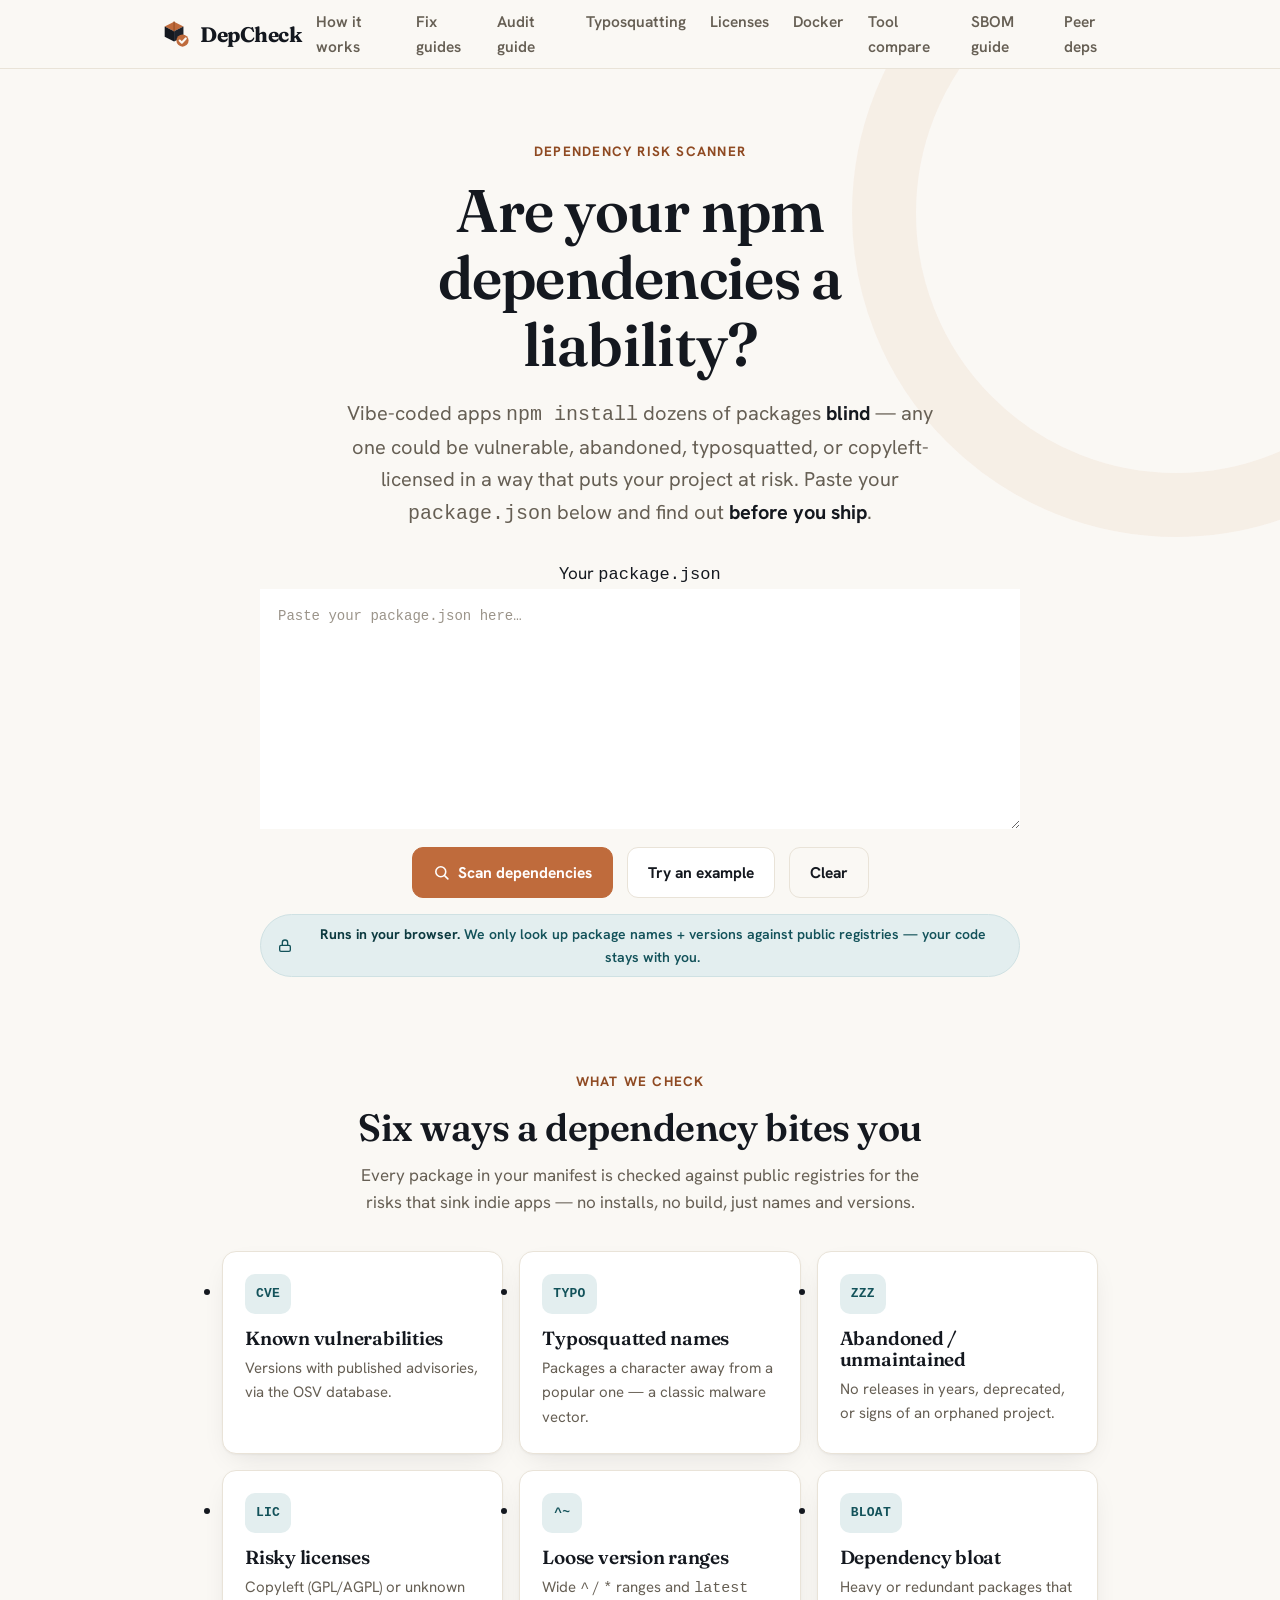
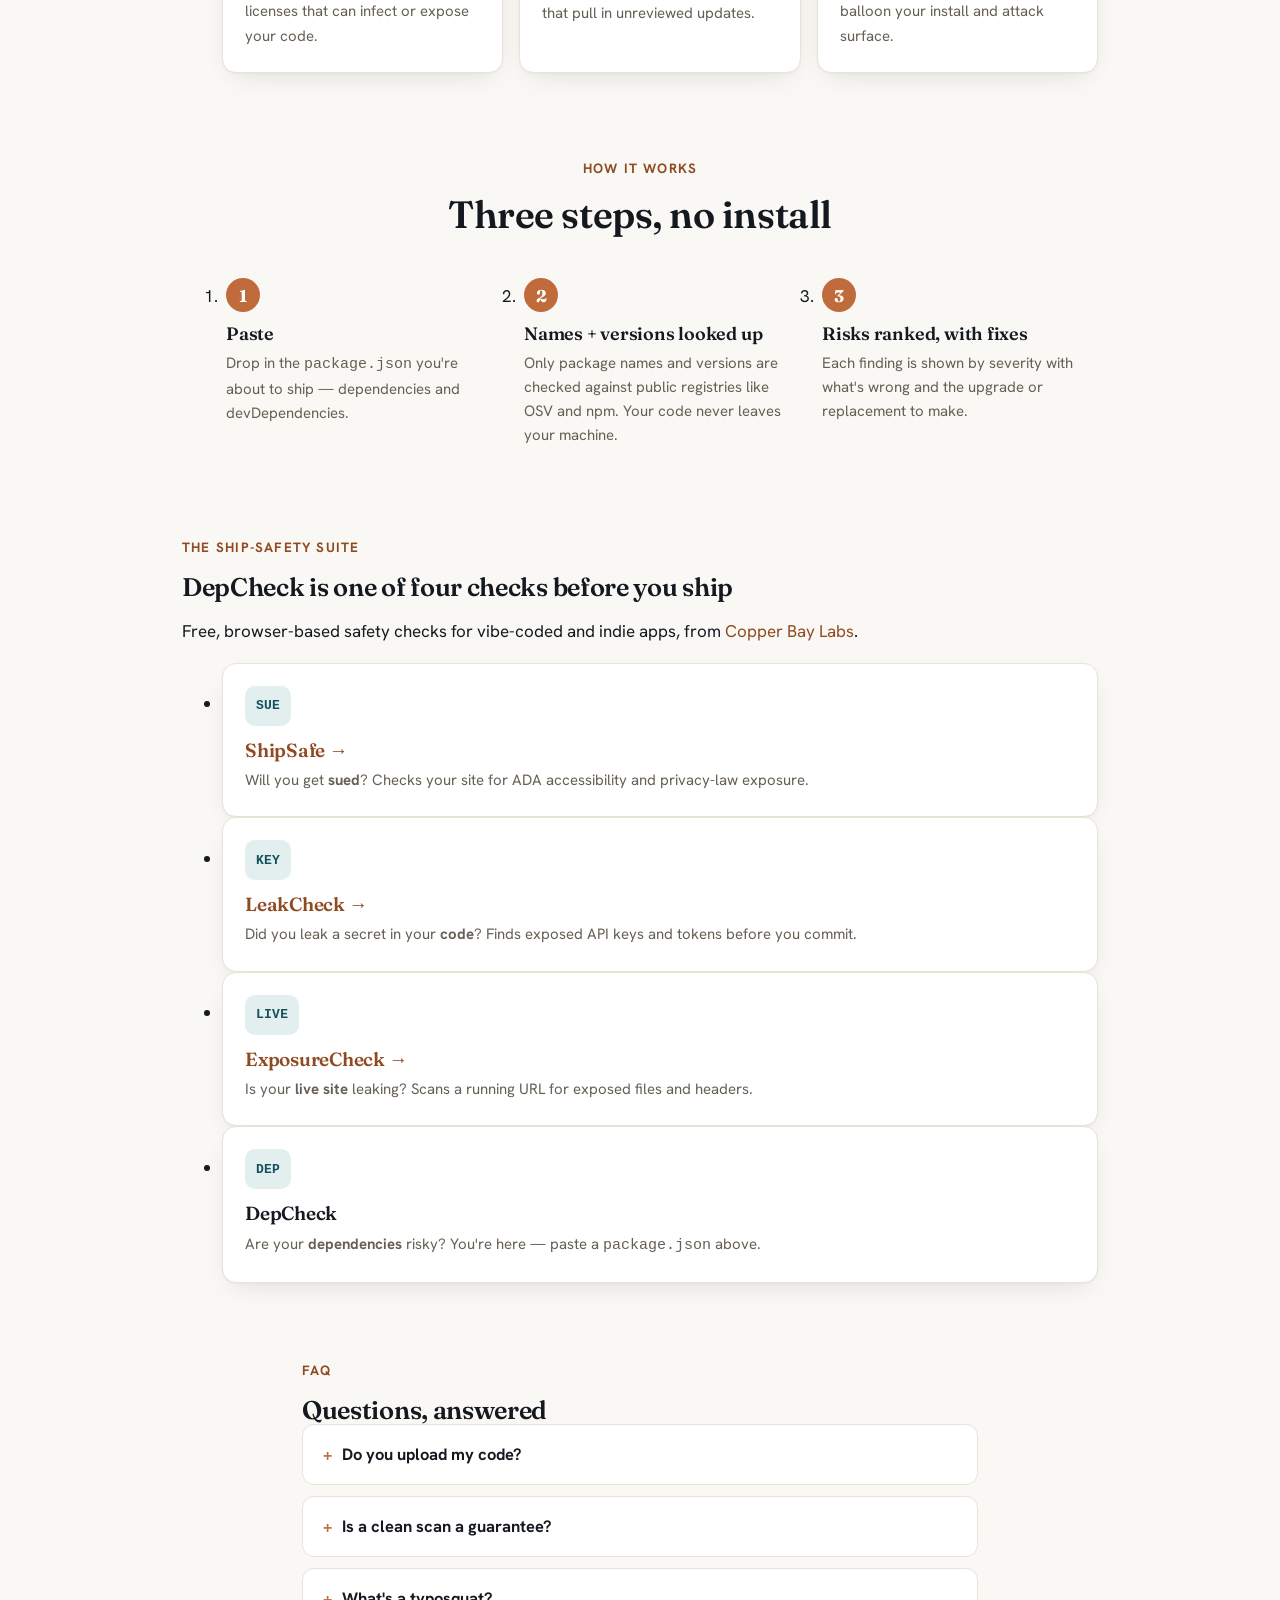
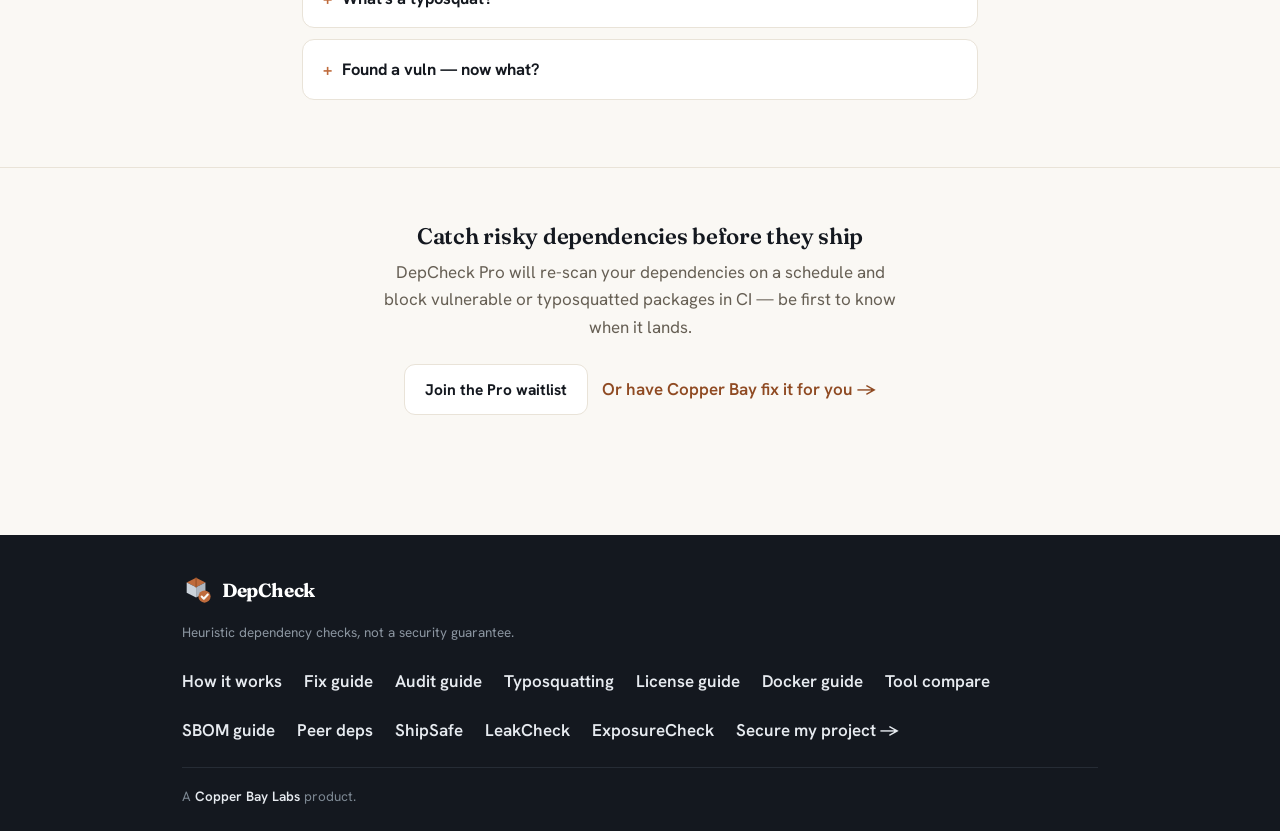
<file: index.html>
<!doctype html>
<html lang="en">
<head>
<meta charset="utf-8">
<meta name="viewport" content="width=device-width, initial-scale=1">
<title>DepCheck — find risky npm dependencies before you ship</title>
<meta name="description" content="Paste your package.json and instantly see which npm dependencies are vulnerable, abandoned, typosquatted, or copyleft-licensed, flagged by severity. Your code stays in your browser. Free, no signup.">
<link rel="canonical" href="https://labs.copperbaytech.com/depcheck/">
<meta property="og:type" content="website">
<meta property="og:site_name" content="DepCheck">
<meta property="og:title" content="DepCheck — find risky npm dependencies">
<meta property="og:description" content="Paste package.json and see vulnerable, abandoned, typosquatted, or risky-license dependencies flagged by severity. Only names + versions are looked up — your code stays with you.">
<meta property="og:url" content="https://labs.copperbaytech.com/depcheck/">
<meta property="og:image" content="https://labs.copperbaytech.com/depcheck/og-image.png">
<meta property="og:image:width" content="1200">
<meta property="og:image:height" content="630">
<meta name="twitter:card" content="summary_large_image">
<meta name="theme-color" content="#faf8f4">
<link rel="icon" href="favicon.svg" type="image/svg+xml">
<link rel="apple-touch-icon" href="apple-touch-icon.png">
<link rel="preconnect" href="https://fonts.googleapis.com">
<link rel="preconnect" href="https://fonts.gstatic.com" crossorigin>
<link href="https://fonts.googleapis.com/css2?family=Fraunces:opsz,wght@9..144,500;9..144,600;9..144,700&family=Hanken+Grotesk:wght@400;500;600;700&display=swap" rel="stylesheet">
<script type="application/ld+json">
{"@context":"https://schema.org","@type":"WebApplication","name":"DepCheck","applicationCategory":"DeveloperApplication","operatingSystem":"Web","offers":{"@type":"Offer","price":"0","priceCurrency":"USD"},"description":"Free dependency risk scanner that flags vulnerable, abandoned, typosquatted, and risky-license npm packages from your package.json. Only package names and versions are looked up against public registries.","publisher":{"@type":"Organization","name":"Copper Bay Labs","url":"https://copperbaytech.com"}}
</script>
<link rel="stylesheet" href="styles.css?v=1">
</head>
<body>
<a class="skip" href="#main">Skip to main content</a>

<header class="masthead" role="banner">
  <div class="wrap hdr-bar">
    <a class="brand" href="./" aria-label="DepCheck — go to homepage">
      <svg class="mark" viewBox="0 0 64 64" aria-hidden="true">
        <path d="M30 6 50 16 30 26 10 16 Z" fill="#bf6b3c"/>
        <path d="M10 16 30 26 30 48 10 38 Z" fill="#14181f"/>
        <path d="M50 16 30 26 30 48 50 38 Z" fill="#1d222b"/>
        <path d="M30 6 30 26" stroke="#8f4a22" stroke-width="2" stroke-linecap="round"/>
        <circle cx="48" cy="46" r="13" fill="#bf6b3c"/>
        <path d="M42 46 46.5 50.5 55 41.5" fill="none" stroke="#faf8f4" stroke-width="4.5" stroke-linecap="round" stroke-linejoin="round"/>
      </svg>
      <span class="wordmark">DepCheck</span>
    </a>
    <nav class="nav" aria-label="Primary navigation">
      <a href="about.html">How it works</a>
      <a href="guides/fix-npm-audit-vulnerabilities.html">Fix guides</a>
      <a href="guides/audit-npm-packages-security.html">Audit guide</a>
      <a href="guides/npm-typosquatting-how-to-detect.html">Typosquatting</a>
      <a href="guides/npm-license-compliance.html">Licenses</a>
      <a href="guides/audit-node-docker-vulnerabilities.html">Docker</a>
      <a href="guides/npm-audit-vs-snyk-vs-dependabot.html">Tool compare</a>
      <a href="guides/npm-sbom-cyclonedx-spdx.html">SBOM guide</a>
      <a href="guides/npm-peer-dependency-conflicts.html">Peer deps</a>
    </nav>
  </div>
</header>

<main id="main">

  <section class="hero">
    <div class="wrap">
      <p class="eyebrow">Dependency risk scanner</p>
      <h1>Are your npm dependencies a liability?</h1>
      <p class="lede">Vibe-coded apps <code>npm install</code> dozens of packages <strong>blind</strong> — any one could be vulnerable, abandoned, typosquatted, or copyleft-licensed in a way that puts your project at risk. Paste your <code>package.json</code> below and find out <strong>before you ship</strong>.</p>

      <form id="scan-form" class="scanner" novalidate>
        <label class="code-label" for="manifest">Your <code>package.json</code></label>
        <textarea id="manifest" name="manifest" class="code-input" spellcheck="false" autocomplete="off" autocapitalize="off" autocorrect="off" wrap="off" placeholder="Paste your package.json here&hellip;" aria-describedby="trust-line"></textarea>

        <div class="scan-actions">
          <button type="submit" id="scan-btn" class="btn primary">
            <svg viewBox="0 0 24 24" fill="none" stroke="currentColor" stroke-width="2.2" stroke-linecap="round" stroke-linejoin="round" aria-hidden="true"><circle cx="11" cy="11" r="7"/><path d="m21 21-4.3-4.3"/></svg>
            Scan dependencies
          </button>
          <button type="button" id="example-btn" class="btn">Try an example</button>
          <button type="button" id="clear-btn" class="btn ghost">Clear</button>
        </div>

        <p class="trust-badge" id="trust-line">
          <svg viewBox="0 0 24 24" fill="none" stroke="currentColor" stroke-width="2" stroke-linecap="round" stroke-linejoin="round" aria-hidden="true"><rect x="4" y="11" width="16" height="9" rx="2"/><path d="M8 11V7a4 4 0 0 1 8 0v4"/></svg>
          <span><strong>Runs in your browser.</strong> We only look up package names + versions against public registries — your code stays with you.</span>
        </p>
      </form>
    </div>
  </section>

  <div id="scan-status" class="sr-only" role="status" aria-live="polite"></div>

  <section id="results" class="results" hidden tabindex="-1" aria-label="Scan results">
    <!-- app.js fills this and injects the "Copy report" #copy-btn into the results head -->
  </section>

  <section class="detect">
    <div class="wrap">
      <p class="eyebrow">What we check</p>
      <h2 class="detect-title">Six ways a dependency bites you</h2>
      <p class="detect-sub">Every package in your manifest is checked against public registries for the risks that sink indie apps — no installs, no build, just names and versions.</p>
      <ul class="detect-grid">
        <li class="feature"><span class="feat-icon" aria-hidden="true">CVE</span><div><h3>Known vulnerabilities</h3><p>Versions with published advisories, via the OSV database.</p></div></li>
        <li class="feature"><span class="feat-icon" aria-hidden="true">typo</span><div><h3>Typosquatted names</h3><p>Packages a character away from a popular one — a classic malware vector.</p></div></li>
        <li class="feature"><span class="feat-icon" aria-hidden="true">zzz</span><div><h3>Abandoned / unmaintained</h3><p>No releases in years, deprecated, or signs of an orphaned project.</p></div></li>
        <li class="feature"><span class="feat-icon" aria-hidden="true">lic</span><div><h3>Risky licenses</h3><p>Copyleft (GPL/AGPL) or unknown licenses that can infect or expose your code.</p></div></li>
        <li class="feature"><span class="feat-icon" aria-hidden="true">^~</span><div><h3>Loose version ranges</h3><p>Wide <code>^</code> / <code>*</code> ranges and <code>latest</code> that pull in unreviewed updates.</p></div></li>
        <li class="feature"><span class="feat-icon" aria-hidden="true">bloat</span><div><h3>Dependency bloat</h3><p>Heavy or redundant packages that balloon your install and attack surface.</p></div></li>
      </ul>
    </div>
  </section>

  <section class="steps">
    <div class="wrap">
      <p class="eyebrow">How it works</p>
      <h2 class="steps-title">Three steps, no install</h2>
      <ol class="step-grid">
        <li class="step">
          <span class="step-num" aria-hidden="true">1</span>
          <h3>Paste</h3>
          <p>Drop in the <code>package.json</code> you're about to ship — dependencies and devDependencies.</p>
        </li>
        <li class="step">
          <span class="step-num" aria-hidden="true">2</span>
          <h3>Names + versions looked up</h3>
          <p>Only package names and versions are checked against public registries like OSV and npm. Your code never leaves your machine.</p>
        </li>
        <li class="step">
          <span class="step-num" aria-hidden="true">3</span>
          <h3>Risks ranked, with fixes</h3>
          <p>Each finding is shown by severity with what's wrong and the upgrade or replacement to make.</p>
        </li>
      </ol>
    </div>
  </section>

  <section class="suite">
    <div class="wrap">
      <p class="eyebrow">The ship-safety suite</p>
      <h2 class="suite-title">DepCheck is one of four checks before you ship</h2>
      <p class="suite-sub">Free, browser-based safety checks for vibe-coded and indie apps, from <a href="https://copperbaytech.com" target="_blank" rel="noopener noreferrer">Copper Bay Labs</a>.</p>
      <ul class="suite-grid">
        <li class="feature">
          <span class="feat-icon" aria-hidden="true">sue</span>
          <div>
            <h3><a href="https://labs.copperbaytech.com/shipsafe/" target="_blank" rel="noopener noreferrer">ShipSafe &rarr;</a></h3>
            <p>Will you get <strong>sued</strong>? Checks your site for ADA accessibility and privacy-law exposure.</p>
          </div>
        </li>
        <li class="feature">
          <span class="feat-icon" aria-hidden="true">key</span>
          <div>
            <h3><a href="https://labs.copperbaytech.com/leakcheck/" target="_blank" rel="noopener noreferrer">LeakCheck &rarr;</a></h3>
            <p>Did you leak a secret in your <strong>code</strong>? Finds exposed API keys and tokens before you commit.</p>
          </div>
        </li>
        <li class="feature">
          <span class="feat-icon" aria-hidden="true">live</span>
          <div>
            <h3><a href="https://labs.copperbaytech.com/exposurecheck/" target="_blank" rel="noopener noreferrer">ExposureCheck &rarr;</a></h3>
            <p>Is your <strong>live site</strong> leaking? Scans a running URL for exposed files and headers.</p>
          </div>
        </li>
        <li class="feature">
          <span class="feat-icon" aria-hidden="true">dep</span>
          <div>
            <h3>DepCheck</h3>
            <p>Are your <strong>dependencies</strong> risky? You're here — paste a <code>package.json</code> above.</p>
          </div>
        </li>
      </ul>
    </div>
  </section>

  <section class="faq">
    <div class="wrap narrow">
      <p class="eyebrow">FAQ</p>
      <h2 class="faq-title">Questions, answered</h2>

      <details>
        <summary>Do you upload my code?</summary>
        <p>No. DepCheck reads your <code>package.json</code> <strong>in your browser</strong> and the source code of your app never leaves this tab. The only thing that goes out is the list of <strong>package names and versions</strong>, which are looked up against public registries (OSV for vulnerabilities, npm for metadata) — exactly the same public data anyone can query. There's no signup and no database of your project.</p>
      </details>

      <details>
        <summary>Is a clean scan a guarantee?</summary>
        <p>No. A clean result means we found no <em>known</em> issues for the versions you pasted — it can't catch a vulnerability that hasn't been disclosed yet, a malicious package that isn't flagged, or risk introduced by your lockfile's transitive dependencies. Treat DepCheck as a fast first line of defense, and pair it with <code>npm audit</code>, a lockfile review, and good update hygiene. See our <a href="guides/audit-npm-packages-security.html">full pre-deploy audit guide</a> for a step-by-step workflow covering CVEs, abandoned packages, license risk, and CI integration.</p>
      </details>

      <details>
        <summary>What's a typosquat?</summary>
        <p>A <strong>typosquat</strong> is a malicious package published under a name that's a character or two away from a popular one — <code>cross-env</code> vs <code>crossenv</code>, or <code>lodash</code> vs <code>lodahs</code>. The goal is that a tired developer fat-fingers the install and pulls in code that steals secrets or runs a payload. DepCheck flags dependency names that look suspiciously close to well-known packages so you can double-check before you trust them.</p>
      </details>

      <details>
        <summary>Found a vuln — now what?</summary>
        <p><strong>Upgrade to the fixed version.</strong> Most advisories list a patched release — bump the dependency to it (or run <code>npm audit fix</code>) and re-test. If the package is abandoned, unmaintained, or has no fix available, <strong>replace it</strong> with a maintained alternative, or remove it if you're not really using it. For a transitive dependency you don't control directly, upgrade the parent package or use an <code>overrides</code> entry to force the safe version. See our full <a href="guides/fix-npm-audit-vulnerabilities.html">npm audit remediation guide</a> for step-by-step instructions.</p>
      </details>
    </div>
  </section>

</main>

<section class="upsell" aria-labelledby="upsell-h" style="border-top:1px solid var(--line,#e7e1d8);padding:3.5rem 0;text-align:center">
  <div class="wrap">
    <h2 id="upsell-h" style="margin:0 0 .6rem;font-size:1.4rem">Catch risky dependencies before they ship</h2>
    <p style="max-width:52ch;margin:0 auto 1.4rem;color:var(--muted,#6b6359)">DepCheck Pro will re-scan your dependencies on a schedule and block vulnerable or typosquatted packages in CI — be first to know when it lands.</p>
    <div style="display:flex;gap:.85rem;justify-content:center;flex-wrap:wrap;align-items:center">
      <a class="btn" href="mailto:contact@copperbaytech.com?subject=DepCheck%20Pro%20waitlist&amp;body=I%27d%20use%20scheduled%20dependency%20re-scans%20and%20a%20CI%20gate.%20Notify%20me%20at%20launch.">Join the Pro waitlist</a>
      <a href="https://copperbaytech.com" target="_blank" rel="noopener noreferrer" style="font-weight:600">Or have Copper Bay fix it for you <span aria-hidden="true">&rarr;</span></a>
    </div>
  </div>
</section>

<footer class="footer" role="contentinfo">
  <div class="wrap foot">
    <div>
      <a class="brand small" href="./" aria-label="DepCheck — homepage">
        <svg class="mark" viewBox="0 0 64 64" aria-hidden="true">
          <path d="M30 6 50 16 30 26 10 16 Z" fill="#bf6b3c"/>
          <path d="M10 16 30 26 30 48 10 38 Z" fill="#cbd2da"/>
          <path d="M50 16 30 26 30 48 50 38 Z" fill="#aeb6c0"/>
          <path d="M30 6 30 26" stroke="#8f4a22" stroke-width="2" stroke-linecap="round"/>
          <circle cx="48" cy="46" r="13" fill="#bf6b3c"/>
          <path d="M42 46 46.5 50.5 55 41.5" fill="none" stroke="#faf8f4" stroke-width="4.5" stroke-linecap="round" stroke-linejoin="round"/>
        </svg>
        <span class="wordmark">DepCheck</span>
      </a>
      <p class="fine">Heuristic dependency checks, not a security guarantee.</p>
    </div>
    <nav class="foot-nav" aria-label="Footer navigation">
      <a href="about.html">How it works</a>
      <a href="guides/fix-npm-audit-vulnerabilities.html">Fix guide</a>
      <a href="guides/audit-npm-packages-security.html">Audit guide</a>
      <a href="guides/npm-typosquatting-how-to-detect.html">Typosquatting</a>
      <a href="guides/npm-license-compliance.html">License guide</a>
      <a href="guides/audit-node-docker-vulnerabilities.html">Docker guide</a>
      <a href="guides/npm-audit-vs-snyk-vs-dependabot.html">Tool compare</a>
      <a href="guides/npm-sbom-cyclonedx-spdx.html">SBOM guide</a>
      <a href="guides/npm-peer-dependency-conflicts.html">Peer deps</a>
      <a href="https://labs.copperbaytech.com/shipsafe/" target="_blank" rel="noopener noreferrer">ShipSafe</a>
      <a href="https://labs.copperbaytech.com/leakcheck/" target="_blank" rel="noopener noreferrer">LeakCheck</a>
      <a href="https://labs.copperbaytech.com/exposurecheck/" target="_blank" rel="noopener noreferrer">ExposureCheck</a>
      <a href="https://copperbaytech.com" target="_blank" rel="noopener noreferrer">Secure my project &rarr;</a>
    </nav>
  </div>
  <div class="wrap">
    <p class="madeby">A <a href="https://copperbaytech.com" target="_blank" rel="noopener noreferrer">Copper Bay Labs</a> product.</p>
  </div>
</footer>

<script src="app.js?v=1"></script>
</body>
</html>
</file>
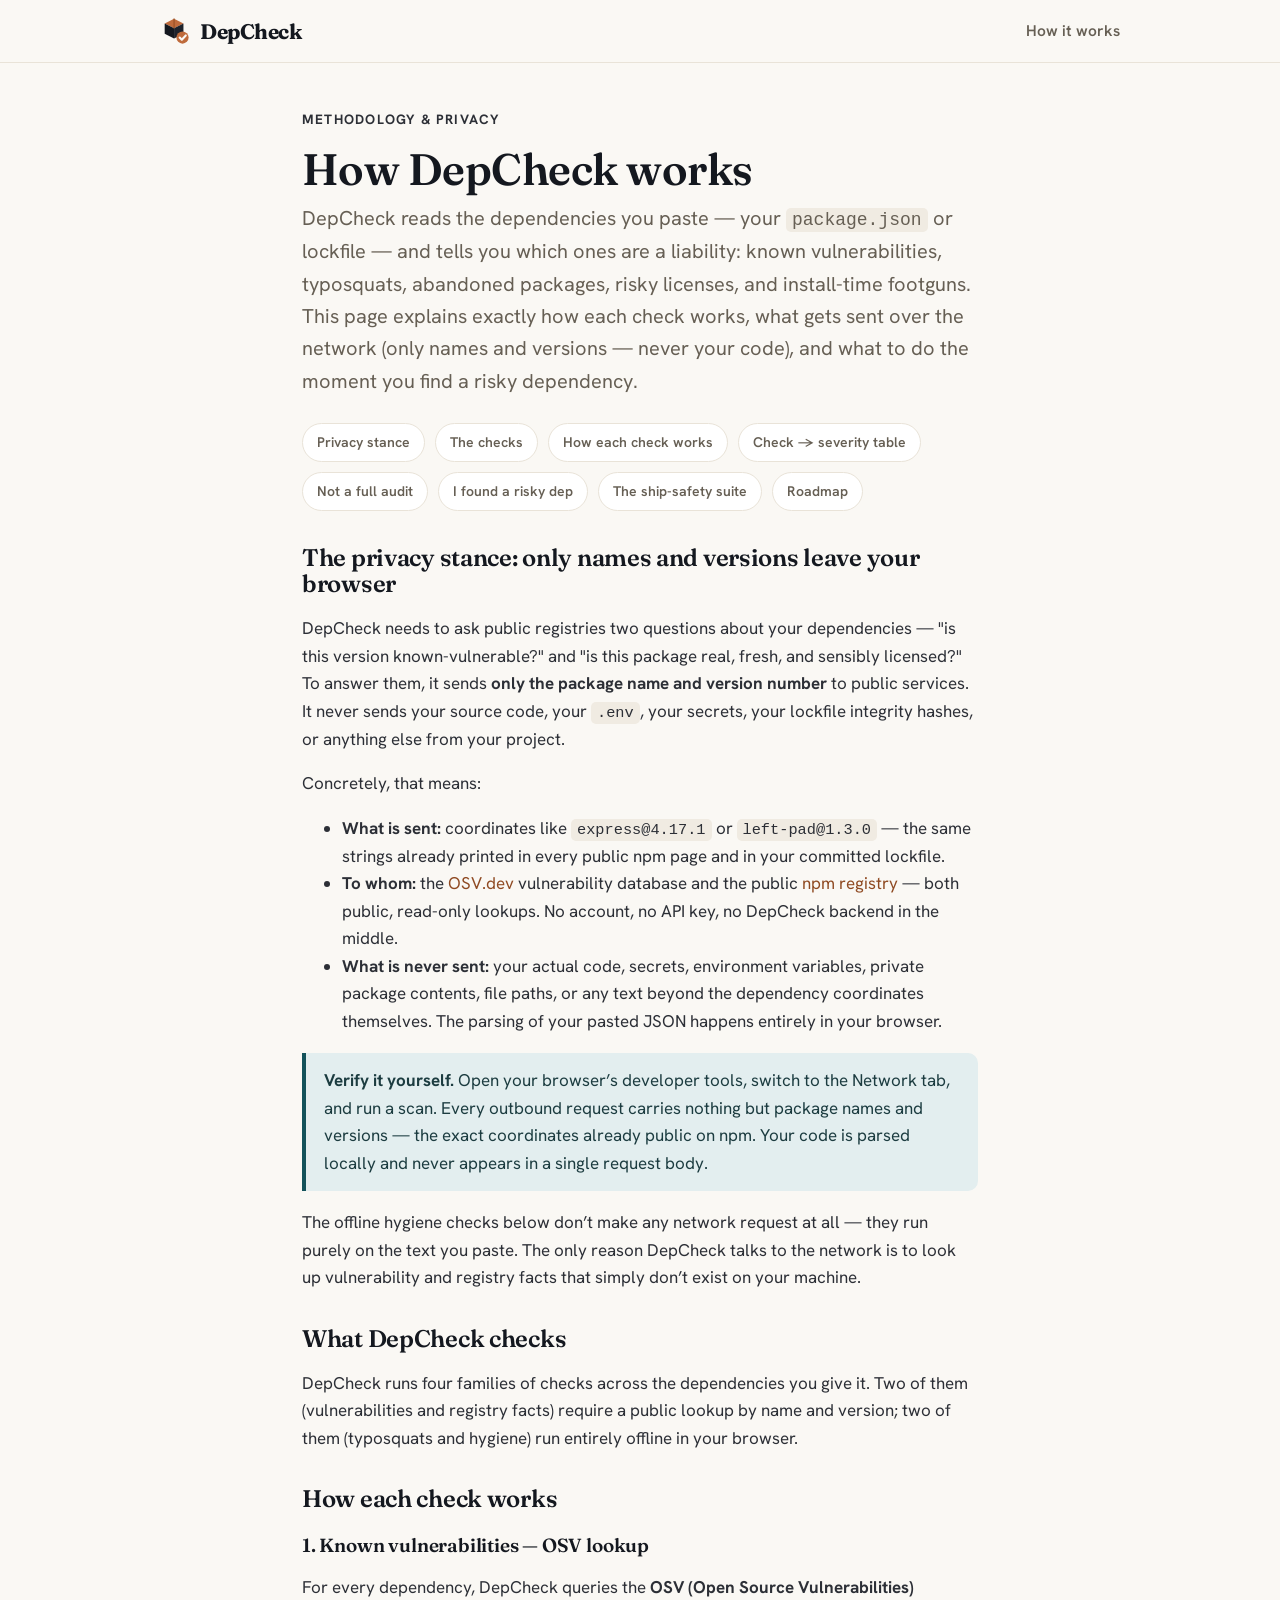
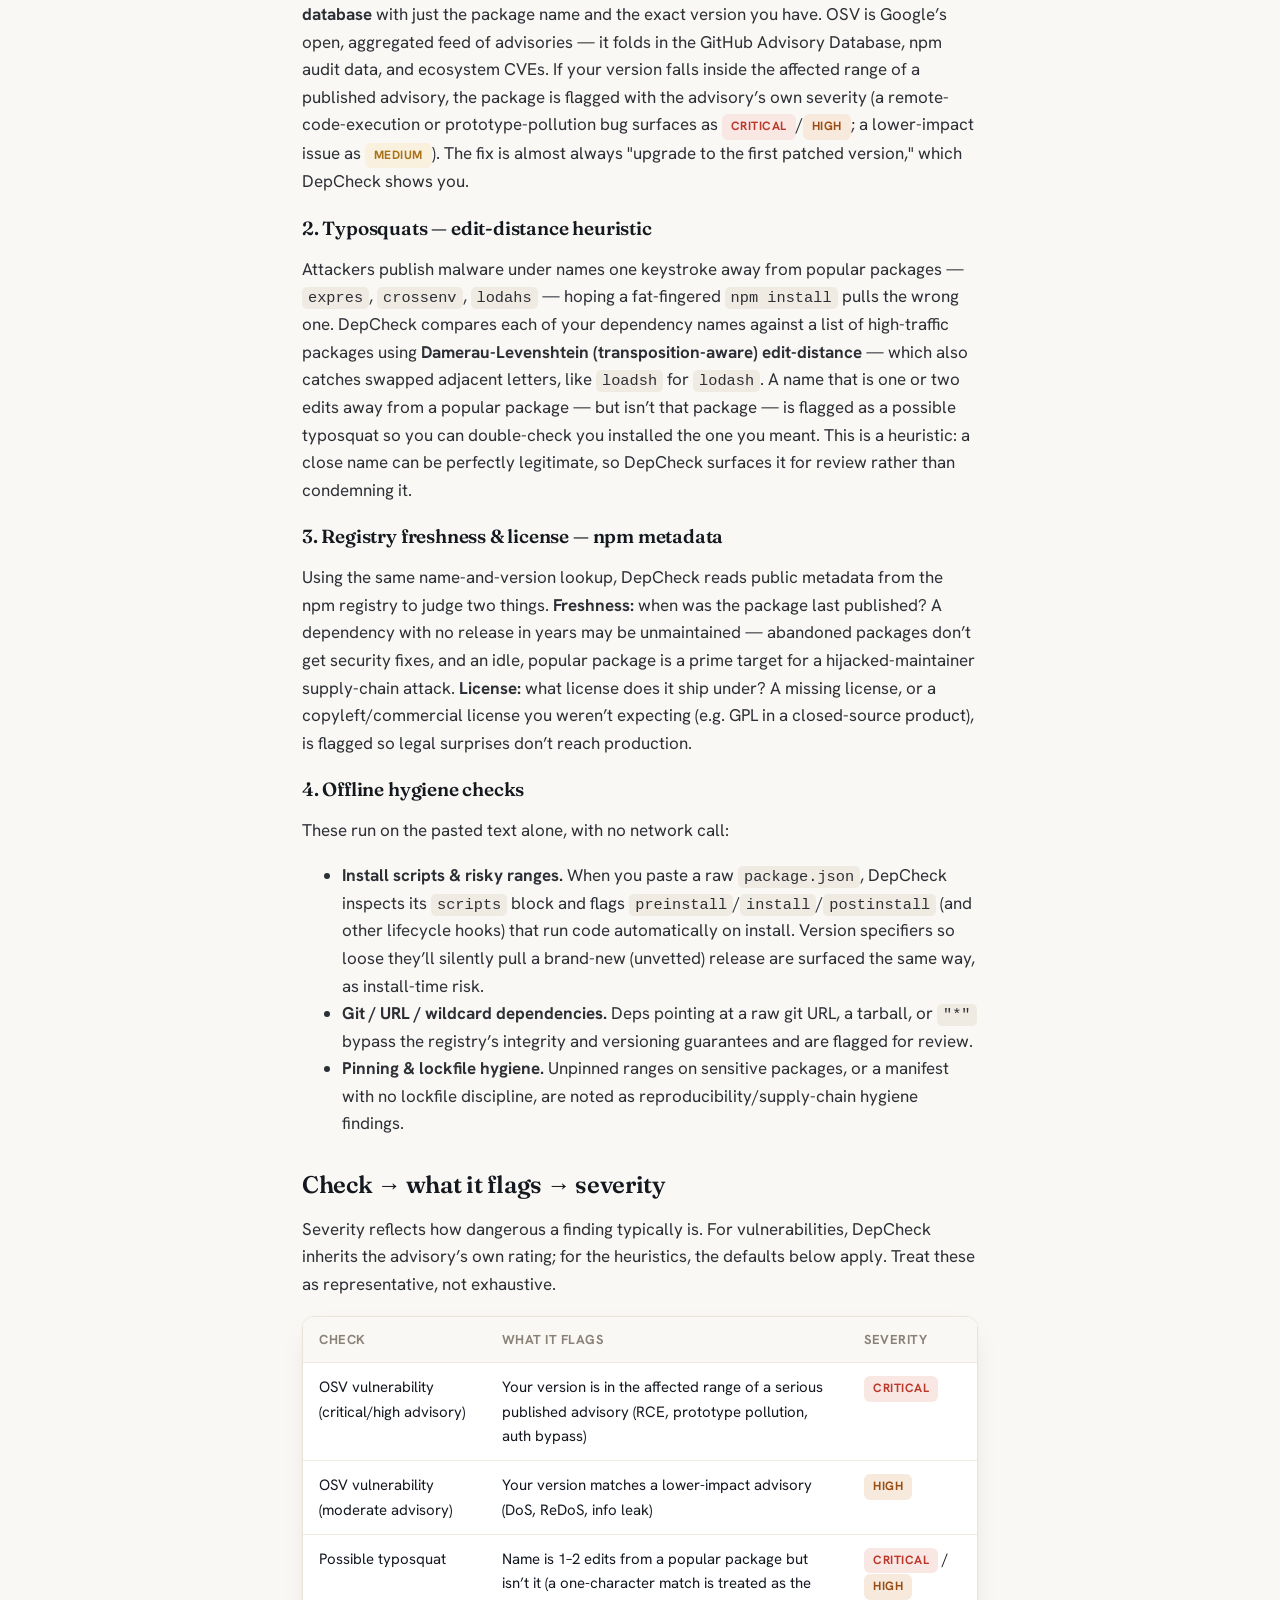
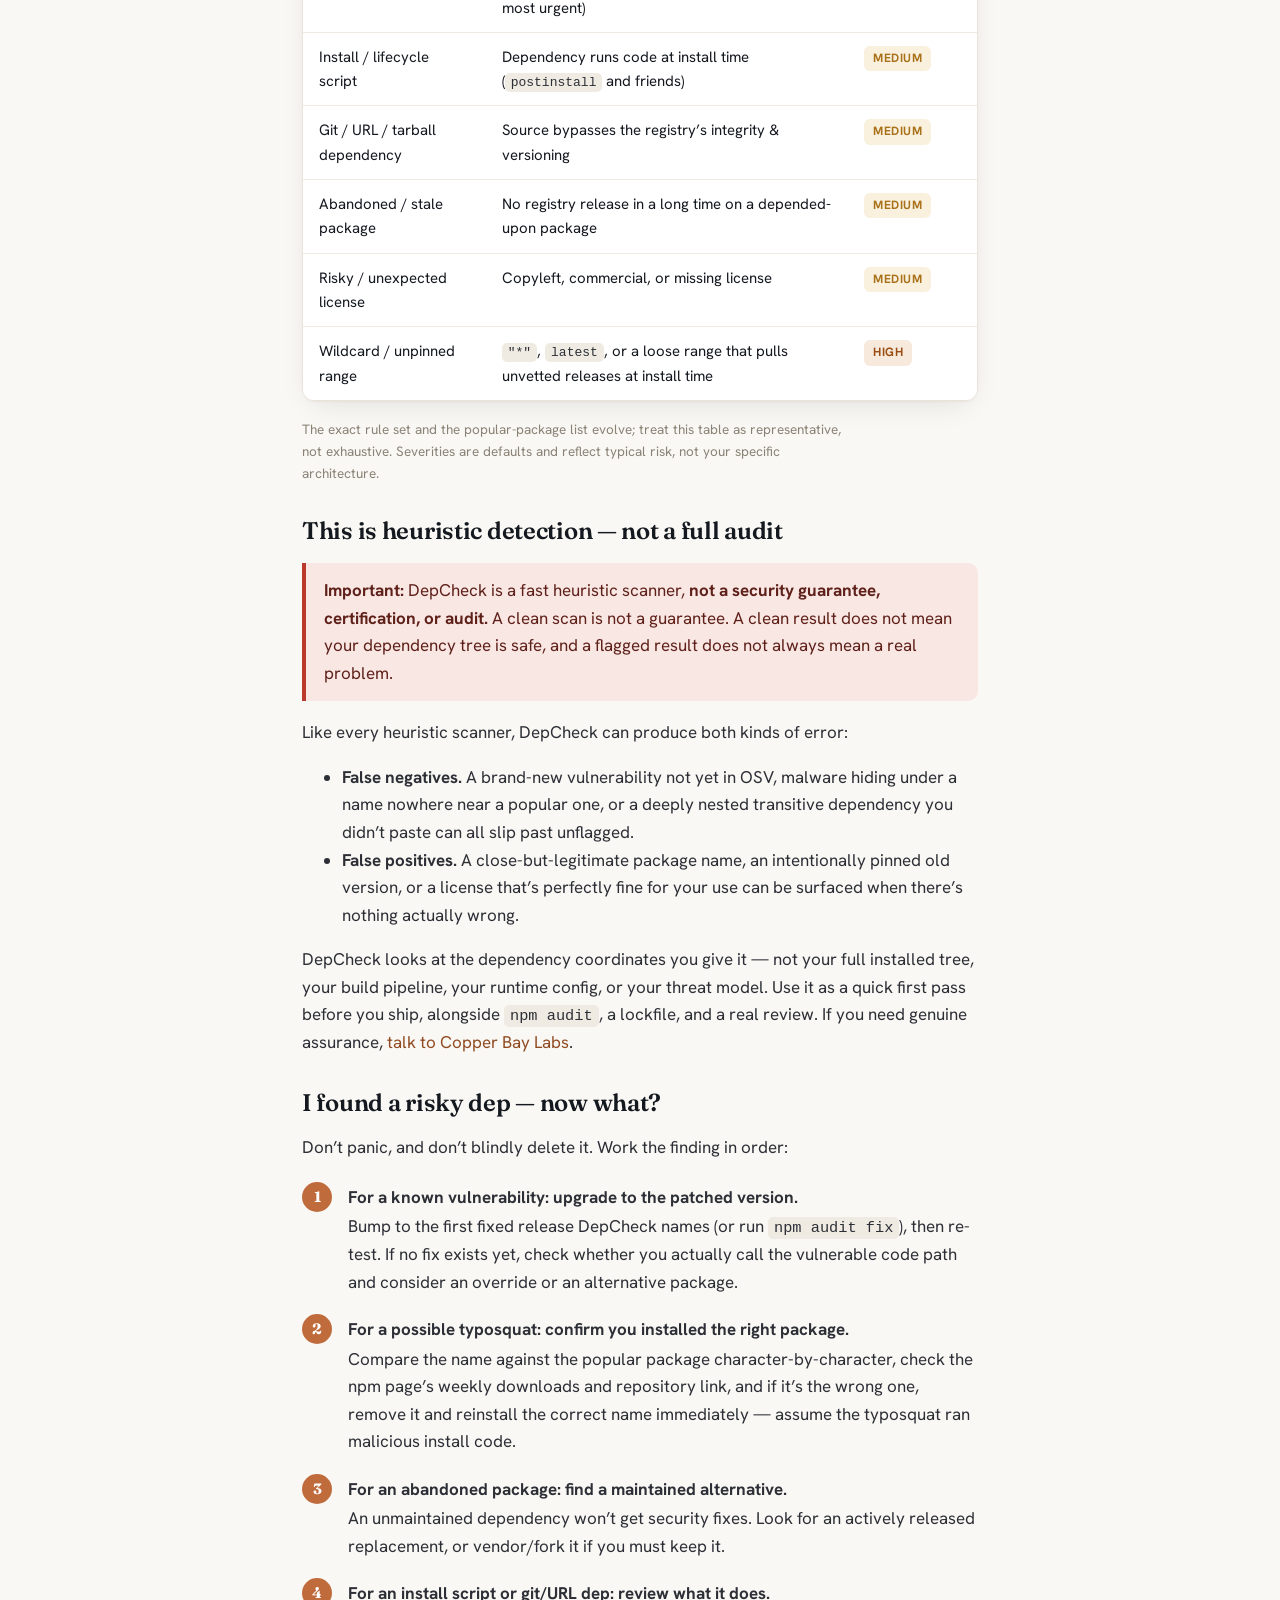
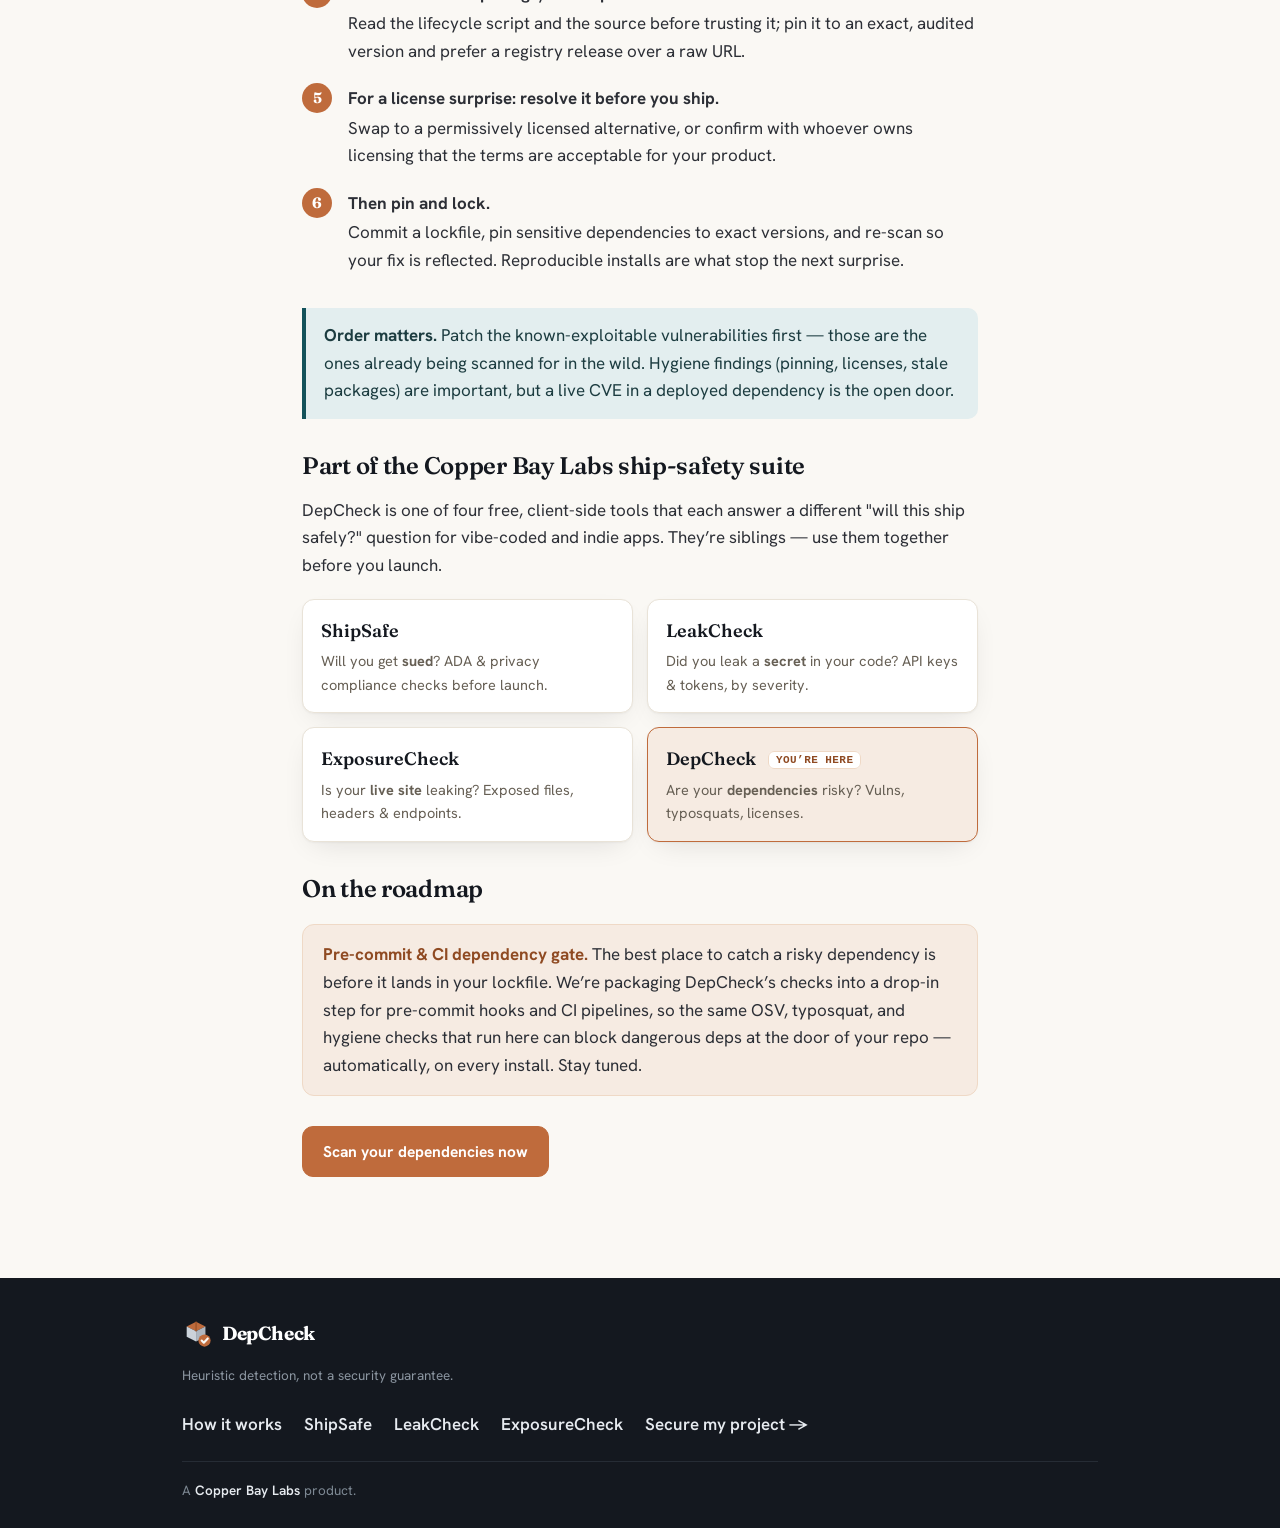
<file: about.html>
<!doctype html>
<html lang="en">
<head>
<meta charset="utf-8">
<meta name="viewport" content="width=device-width, initial-scale=1">
<title>How DepCheck works — methodology & privacy</title>
<meta name="description" content="How DepCheck scans your package.json and lockfile for risky npm dependencies: OSV vulnerability lookups, typosquat edit-distance, registry freshness & license checks, and offline hygiene heuristics. Only package names and versions are ever sent — never your code or secrets.">
<link rel="canonical" href="https://labs.copperbaytech.com/depcheck/about.html">
<meta property="og:type" content="article">
<meta property="og:site_name" content="DepCheck">
<meta property="og:title" content="How DepCheck works — methodology & privacy">
<meta property="og:description" content="OSV vulnerability lookups, typosquat edit-distance, registry freshness & license checks. Only package names and versions are sent to public registries — never your code. Plus: I found a risky dep, now what?">
<meta property="og:url" content="https://labs.copperbaytech.com/depcheck/about.html">
<meta property="og:image" content="https://labs.copperbaytech.com/depcheck/og-image.png">
<meta property="og:image:width" content="1200">
<meta property="og:image:height" content="630">
<meta name="twitter:card" content="summary_large_image">
<meta name="theme-color" content="#faf8f4">
<link rel="icon" href="favicon.svg" type="image/svg+xml">
<link rel="apple-touch-icon" href="apple-touch-icon.png">
<link rel="preconnect" href="https://fonts.googleapis.com">
<link rel="preconnect" href="https://fonts.gstatic.com" crossorigin>
<link href="https://fonts.googleapis.com/css2?family=Fraunces:opsz,wght@9..144,500;9..144,600;9..144,700&family=Hanken+Grotesk:wght@400;500;600;700&display=swap" rel="stylesheet">
<script type="application/ld+json">
{"@context":"https://schema.org","@type":"TechArticle","headline":"How DepCheck works — methodology & privacy","description":"How DepCheck scans npm dependencies for risk using OSV vulnerability lookups, typosquat edit-distance, registry freshness and license checks, and offline hygiene heuristics, and how it protects your privacy by sending only package names and versions to public registries.","author":{"@type":"Organization","name":"Copper Bay Labs","url":"https://copperbaytech.com"},"publisher":{"@type":"Organization","name":"Copper Bay Labs","url":"https://copperbaytech.com"},"mainEntityOfPage":"https://labs.copperbaytech.com/depcheck/about.html"}
</script>
<link rel="stylesheet" href="styles.css?v=1">
<style>
  /* about-page extras, built on the base tokens */
  .doc .lede{font-size:clamp(17px,2.3vw,20px);color:var(--muted)}
  .doc h2{scroll-margin-top:80px}
  .doc h3{font-family:"Fraunces",Georgia,serif;font-weight:600;font-size:19px;margin:22px 0 6px;letter-spacing:-.01em}
  .toc{display:flex;flex-wrap:wrap;gap:10px;margin:22px 0 6px;padding:0;list-style:none}
  .toc a{display:inline-block;background:var(--surface);border:1px solid var(--line);border-radius:999px;padding:7px 14px;font-size:14px;font-weight:600;color:var(--muted)}
  .toc a:hover{border-color:var(--bay);color:var(--ink);text-decoration:none}

  /* detection table */
  .tbl-wrap{overflow-x:auto;margin:18px 0;border:1px solid var(--line);border-radius:12px;box-shadow:var(--shadow)}
  table.detect{width:100%;border-collapse:collapse;background:var(--surface);font-size:15px;min-width:560px}
  table.detect th,table.detect td{text-align:left;padding:12px 16px;border-bottom:1px solid var(--line-2);vertical-align:top}
  table.detect thead th{font-family:"Hanken Grotesk",sans-serif;font-weight:700;font-size:13px;letter-spacing:.04em;text-transform:uppercase;color:var(--muted-2);background:var(--paper)}
  table.detect tbody tr:last-child td{border-bottom:none}
  table.detect code{font-family:ui-monospace,"SFMono-Regular",Menlo,Consolas,monospace;font-size:13px;background:var(--line-2);padding:2px 6px;border-radius:5px;color:#2c2f36;white-space:nowrap}
  .sev{display:inline-block;font-weight:700;font-size:12px;letter-spacing:.04em;text-transform:uppercase;padding:3px 9px;border-radius:6px;white-space:nowrap}
  .sev.fail{background:var(--fail-bg);color:var(--fail)}
  .sev.high{background:var(--high-bg);color:#9a4d12}
  .sev.warn{background:var(--warn-bg);color:var(--warn)}
  .sev.pass{background:var(--pass-bg);color:var(--pass)}

  .callout.warn-callout{background:var(--fail-bg);border-left-color:var(--fail);color:#5e2019}
  .steps{margin:18px 0;padding-left:0;list-style:none;counter-reset:step}
  .steps>li{position:relative;padding:4px 0 16px 46px;counter-increment:step}
  .steps>li::before{content:counter(step);position:absolute;left:0;top:2px;width:30px;height:30px;border-radius:50%;background:var(--copper);color:#fff;font-weight:700;font-size:15px;display:flex;align-items:center;justify-content:center;font-family:"Fraunces",serif}
  .steps>li strong{display:block;margin-bottom:2px}
  .doc code.inline{font-family:ui-monospace,Menlo,Consolas,monospace;font-size:.9em;background:var(--line-2);padding:2px 6px;border-radius:5px}
  .roadmap-note{background:var(--copper-tint);border-radius:12px;padding:16px 20px;margin:22px 0;border:1px solid #efd9c6}
  .roadmap-note strong{color:var(--copper-deep)}

  /* sibling-suite cross-links */
  .suite{display:grid;grid-template-columns:repeat(auto-fit,minmax(220px,1fr));gap:14px;margin:20px 0 6px}
  .suite a.suite-card{display:block;background:var(--surface);border:1px solid var(--line);border-radius:12px;padding:16px 18px;box-shadow:var(--shadow);transition:box-shadow var(--transition-fast),transform var(--transition-fast),border-color var(--transition-fast)}
  .suite a.suite-card:hover{box-shadow:var(--shadow-lift);transform:translateY(-2px);border-color:var(--line-2);text-decoration:none}
  .suite .suite-name{font-family:"Fraunces",serif;font-weight:600;font-size:18px;color:var(--ink);margin:0 0 4px}
  .suite .suite-q{color:var(--muted);font-size:14.5px;margin:0}
  .suite a.suite-card.current{border-color:var(--copper);background:var(--copper-tint)}
  .suite .suite-name .tag{font-family:var(--mono);font-size:11px;font-weight:700;letter-spacing:.04em;text-transform:uppercase;color:var(--copper-deep);background:#fff;border:1px solid #efd9c6;border-radius:6px;padding:2px 7px;margin-left:8px;vertical-align:middle}
</style>
</head>
<body>
<a class="skip" href="#main">Skip to main content</a>

<header class="masthead" role="banner">
  <div class="wrap hdr-bar">
    <a class="brand" href="./" aria-label="DepCheck — go to homepage">
      <svg class="mark" viewBox="0 0 64 64" aria-hidden="true">
        <path d="M30 6 50 16 30 26 10 16 Z" fill="#bf6b3c"/>
        <path d="M10 16 30 26 30 48 10 38 Z" fill="#14181f"/>
        <path d="M50 16 30 26 30 48 50 38 Z" fill="#1d222b"/>
        <path d="M30 6 30 26" stroke="#8f4a22" stroke-width="2" stroke-linecap="round"/>
        <circle cx="48" cy="46" r="13" fill="#bf6b3c"/>
        <path d="M42 46 46.5 50.5 55 41.5" fill="none" stroke="#faf8f4" stroke-width="4.5" stroke-linecap="round" stroke-linejoin="round"/>
      </svg>
      <span class="wordmark">DepCheck</span>
    </a>
    <nav class="nav" aria-label="Primary navigation">
      <a href="about.html" aria-current="page">How it works</a>
    </nav>
  </div>
</header>

<main id="main">
<article class="doc">
  <div class="wrap narrow">
    <p class="eyebrow" style="text-align:left">Methodology &amp; privacy</p>
    <h1>How DepCheck works</h1>
    <p class="lede">DepCheck reads the dependencies you paste — your <code class="inline">package.json</code> or lockfile — and tells you which ones are a liability: known vulnerabilities, typosquats, abandoned packages, risky licenses, and install-time footguns. This page explains exactly how each check works, what gets sent over the network (only names and versions — never your code), and what to do the moment you find a risky dependency.</p>

    <ul class="toc" aria-label="On this page">
      <li><a href="#privacy">Privacy stance</a></li>
      <li><a href="#checks">The checks</a></li>
      <li><a href="#how">How each check works</a></li>
      <li><a href="#table">Check → severity table</a></li>
      <li><a href="#disclaimer">Not a full audit</a></li>
      <li><a href="#risky">I found a risky dep</a></li>
      <li><a href="#suite">The ship-safety suite</a></li>
      <li><a href="#roadmap">Roadmap</a></li>
    </ul>

    <h2 id="privacy">The privacy stance: only names and versions leave your browser</h2>
    <p>DepCheck needs to ask public registries two questions about your dependencies — "is this version known-vulnerable?" and "is this package real, fresh, and sensibly licensed?" To answer them, it sends <strong>only the package name and version number</strong> to public services. It never sends your source code, your <code class="inline">.env</code>, your secrets, your lockfile integrity hashes, or anything else from your project.</p>
    <p>Concretely, that means:</p>
    <ul>
      <li><strong>What is sent:</strong> coordinates like <code class="inline">express@4.17.1</code> or <code class="inline">left-pad@1.3.0</code> — the same strings already printed in every public npm page and in your committed lockfile.</li>
      <li><strong>To whom:</strong> the <a href="https://osv.dev" target="_blank" rel="noopener noreferrer">OSV.dev</a> vulnerability database and the public <a href="https://registry.npmjs.org" target="_blank" rel="noopener noreferrer">npm registry</a> — both public, read-only lookups. No account, no API key, no DepCheck backend in the middle.</li>
      <li><strong>What is never sent:</strong> your actual code, secrets, environment variables, private package contents, file paths, or any text beyond the dependency coordinates themselves. The parsing of your pasted JSON happens entirely in your browser.</li>
    </ul>
    <div class="callout">
      <strong>Verify it yourself.</strong> Open your browser’s developer tools, switch to the Network tab, and run a scan. Every outbound request carries nothing but package names and versions — the exact coordinates already public on npm. Your code is parsed locally and never appears in a single request body.
    </div>
    <p>The offline hygiene checks below don’t make any network request at all — they run purely on the text you paste. The only reason DepCheck talks to the network is to look up vulnerability and registry facts that simply don’t exist on your machine.</p>

    <h2 id="checks">What DepCheck checks</h2>
    <p>DepCheck runs four families of checks across the dependencies you give it. Two of them (vulnerabilities and registry facts) require a public lookup by name and version; two of them (typosquats and hygiene) run entirely offline in your browser.</p>

    <h2 id="how">How each check works</h2>

    <h3>1. Known vulnerabilities — OSV lookup</h3>
    <p>For every dependency, DepCheck queries the <strong>OSV (Open Source Vulnerabilities) database</strong> with just the package name and the exact version you have. OSV is Google’s open, aggregated feed of advisories — it folds in the GitHub Advisory Database, npm audit data, and ecosystem CVEs. If your version falls inside the affected range of a published advisory, the package is flagged with the advisory’s own severity (a remote-code-execution or prototype-pollution bug surfaces as <span class="sev fail">Critical</span>/<span class="sev high">High</span>; a lower-impact issue as <span class="sev warn">Medium</span>). The fix is almost always "upgrade to the first patched version," which DepCheck shows you.</p>

    <h3>2. Typosquats — edit-distance heuristic</h3>
    <p>Attackers publish malware under names one keystroke away from popular packages — <code class="inline">expres</code>, <code class="inline">crossenv</code>, <code class="inline">lodahs</code> — hoping a fat-fingered <code class="inline">npm install</code> pulls the wrong one. DepCheck compares each of your dependency names against a list of high-traffic packages using <strong>Damerau-Levenshtein (transposition-aware) edit-distance</strong> — which also catches swapped adjacent letters, like <code class="inline">loadsh</code> for <code class="inline">lodash</code>. A name that is one or two edits away from a popular package — but isn’t that package — is flagged as a possible typosquat so you can double-check you installed the one you meant. This is a heuristic: a close name can be perfectly legitimate, so DepCheck surfaces it for review rather than condemning it.</p>

    <h3>3. Registry freshness &amp; license — npm metadata</h3>
    <p>Using the same name-and-version lookup, DepCheck reads public metadata from the npm registry to judge two things. <strong>Freshness:</strong> when was the package last published? A dependency with no release in years may be unmaintained — abandoned packages don’t get security fixes, and an idle, popular package is a prime target for a hijacked-maintainer supply-chain attack. <strong>License:</strong> what license does it ship under? A missing license, or a copyleft/commercial license you weren’t expecting (e.g. GPL in a closed-source product), is flagged so legal surprises don’t reach production.</p>

    <h3>4. Offline hygiene checks</h3>
    <p>These run on the pasted text alone, with no network call:</p>
    <ul>
      <li><strong>Install scripts &amp; risky ranges.</strong> When you paste a raw <code class="inline">package.json</code>, DepCheck inspects its <code class="inline">scripts</code> block and flags <code class="inline">preinstall</code>/<code class="inline">install</code>/<code class="inline">postinstall</code> (and other lifecycle hooks) that run code automatically on install. Version specifiers so loose they’ll silently pull a brand-new (unvetted) release are surfaced the same way, as install-time risk.</li>
      <li><strong>Git / URL / wildcard dependencies.</strong> Deps pointing at a raw git URL, a tarball, or <code class="inline">"*"</code> bypass the registry’s integrity and versioning guarantees and are flagged for review.</li>
      <li><strong>Pinning &amp; lockfile hygiene.</strong> Unpinned ranges on sensitive packages, or a manifest with no lockfile discipline, are noted as reproducibility/supply-chain hygiene findings.</li>
    </ul>

    <h2 id="table">Check → what it flags → severity</h2>
    <p>Severity reflects how dangerous a finding typically is. For vulnerabilities, DepCheck inherits the advisory’s own rating; for the heuristics, the defaults below apply. Treat these as representative, not exhaustive.</p>
    <div class="tbl-wrap">
      <table class="detect">
        <thead>
          <tr><th scope="col">Check</th><th scope="col">What it flags</th><th scope="col">Severity</th></tr>
        </thead>
        <tbody>
          <tr><td>OSV vulnerability (critical/high advisory)</td><td>Your version is in the affected range of a serious published advisory (RCE, prototype pollution, auth bypass)</td><td><span class="sev fail">Critical</span></td></tr>
          <tr><td>OSV vulnerability (moderate advisory)</td><td>Your version matches a lower-impact advisory (DoS, ReDoS, info leak)</td><td><span class="sev high">High</span></td></tr>
          <tr><td>Possible typosquat</td><td>Name is 1–2 edits from a popular package but isn’t it (a one-character match is treated as the most urgent)</td><td><span class="sev fail">Critical</span> / <span class="sev high">High</span></td></tr>
          <tr><td>Install / lifecycle script</td><td>Dependency runs code at install time (<code>postinstall</code> and friends)</td><td><span class="sev warn">Medium</span></td></tr>
          <tr><td>Git / URL / tarball dependency</td><td>Source bypasses the registry’s integrity &amp; versioning</td><td><span class="sev warn">Medium</span></td></tr>
          <tr><td>Abandoned / stale package</td><td>No registry release in a long time on a depended-upon package</td><td><span class="sev warn">Medium</span></td></tr>
          <tr><td>Risky / unexpected license</td><td>Copyleft, commercial, or missing license</td><td><span class="sev warn">Medium</span></td></tr>
          <tr><td>Wildcard / unpinned range</td><td><code>"*"</code>, <code>latest</code>, or a loose range that pulls unvetted releases at install time</td><td><span class="sev high">High</span></td></tr>
        </tbody>
      </table>
    </div>
    <p class="fine" style="color:var(--muted-2)">The exact rule set and the popular-package list evolve; treat this table as representative, not exhaustive. Severities are defaults and reflect typical risk, not your specific architecture.</p>

    <h2 id="disclaimer">This is heuristic detection — not a full audit</h2>
    <div class="callout warn-callout">
      <strong>Important:</strong> DepCheck is a fast heuristic scanner, <strong>not a security guarantee, certification, or audit.</strong> A clean scan is not a guarantee. A clean result does not mean your dependency tree is safe, and a flagged result does not always mean a real problem.
    </div>
    <p>Like every heuristic scanner, DepCheck can produce both kinds of error:</p>
    <ul>
      <li><strong>False negatives.</strong> A brand-new vulnerability not yet in OSV, malware hiding under a name nowhere near a popular one, or a deeply nested transitive dependency you didn’t paste can all slip past unflagged.</li>
      <li><strong>False positives.</strong> A close-but-legitimate package name, an intentionally pinned old version, or a license that’s perfectly fine for your use can be surfaced when there’s nothing actually wrong.</li>
    </ul>
    <p>DepCheck looks at the dependency coordinates you give it — not your full installed tree, your build pipeline, your runtime config, or your threat model. Use it as a quick first pass before you ship, alongside <code class="inline">npm audit</code>, a lockfile, and a real review. If you need genuine assurance, <a href="https://copperbaytech.com" target="_blank" rel="noopener noreferrer">talk to Copper Bay Labs</a>.</p>

    <h2 id="risky">I found a risky dep — now what?</h2>
    <p>Don’t panic, and don’t blindly delete it. Work the finding in order:</p>
    <ol class="steps">
      <li><strong>For a known vulnerability: upgrade to the patched version.</strong> Bump to the first fixed release DepCheck names (or run <code class="inline">npm audit fix</code>), then re-test. If no fix exists yet, check whether you actually call the vulnerable code path and consider an override or an alternative package.</li>
      <li><strong>For a possible typosquat: confirm you installed the right package.</strong> Compare the name against the popular package character-by-character, check the npm page’s weekly downloads and repository link, and if it’s the wrong one, remove it and reinstall the correct name immediately — assume the typosquat ran malicious install code.</li>
      <li><strong>For an abandoned package: find a maintained alternative.</strong> An unmaintained dependency won’t get security fixes. Look for an actively released replacement, or vendor/fork it if you must keep it.</li>
      <li><strong>For an install script or git/URL dep: review what it does.</strong> Read the lifecycle script and the source before trusting it; pin it to an exact, audited version and prefer a registry release over a raw URL.</li>
      <li><strong>For a license surprise: resolve it before you ship.</strong> Swap to a permissively licensed alternative, or confirm with whoever owns licensing that the terms are acceptable for your product.</li>
      <li><strong>Then pin and lock.</strong> Commit a lockfile, pin sensitive dependencies to exact versions, and re-scan so your fix is reflected. Reproducible installs are what stop the next surprise.</li>
    </ol>
    <div class="callout">
      <strong>Order matters.</strong> Patch the known-exploitable vulnerabilities first — those are the ones already being scanned for in the wild. Hygiene findings (pinning, licenses, stale packages) are important, but a live CVE in a deployed dependency is the open door.
    </div>

    <h2 id="suite">Part of the Copper Bay Labs ship-safety suite</h2>
    <p>DepCheck is one of four free, client-side tools that each answer a different "will this ship safely?" question for vibe-coded and indie apps. They’re siblings — use them together before you launch.</p>
    <div class="suite">
      <a class="suite-card" href="https://labs.copperbaytech.com/shipsafe/" target="_blank" rel="noopener noreferrer">
        <p class="suite-name">ShipSafe</p>
        <p class="suite-q">Will you get <strong>sued</strong>? ADA &amp; privacy compliance checks before launch.</p>
      </a>
      <a class="suite-card" href="https://labs.copperbaytech.com/leakcheck/" target="_blank" rel="noopener noreferrer">
        <p class="suite-name">LeakCheck</p>
        <p class="suite-q">Did you leak a <strong>secret</strong> in your code? API keys &amp; tokens, by severity.</p>
      </a>
      <a class="suite-card" href="https://labs.copperbaytech.com/exposurecheck/" target="_blank" rel="noopener noreferrer">
        <p class="suite-name">ExposureCheck</p>
        <p class="suite-q">Is your <strong>live site</strong> leaking? Exposed files, headers &amp; endpoints.</p>
      </a>
      <a class="suite-card current" href="./">
        <p class="suite-name">DepCheck <span class="tag">You’re here</span></p>
        <p class="suite-q">Are your <strong>dependencies</strong> risky? Vulns, typosquats, licenses.</p>
      </a>
    </div>

    <h2 id="roadmap">On the roadmap</h2>
    <div class="roadmap-note">
      <p style="margin:0"><strong>Pre-commit &amp; CI dependency gate.</strong> The best place to catch a risky dependency is before it lands in your lockfile. We’re packaging DepCheck’s checks into a drop-in step for pre-commit hooks and CI pipelines, so the same OSV, typosquat, and hygiene checks that run here can block dangerous deps at the door of your repo — automatically, on every install. Stay tuned.</p>
    </div>

    <p style="margin-top:30px"><a class="btn primary" href="./">Scan your dependencies now</a></p>
  </div>
</article>
</main>

<footer class="footer" role="contentinfo">
  <div class="wrap foot">
    <div>
      <a class="brand small" href="./" aria-label="DepCheck — homepage">
        <svg class="mark" viewBox="0 0 64 64" aria-hidden="true">
          <path d="M30 6 50 16 30 26 10 16 Z" fill="#bf6b3c"/>
          <path d="M10 16 30 26 30 48 10 38 Z" fill="#cbd2da"/>
          <path d="M50 16 30 26 30 48 50 38 Z" fill="#aeb6c0"/>
          <path d="M30 6 30 26" stroke="#8f4a22" stroke-width="2" stroke-linecap="round"/>
          <circle cx="48" cy="46" r="13" fill="#bf6b3c"/>
          <path d="M42 46 46.5 50.5 55 41.5" fill="none" stroke="#faf8f4" stroke-width="4.5" stroke-linecap="round" stroke-linejoin="round"/>
        </svg>
        <span class="wordmark">DepCheck</span>
      </a>
      <p class="fine">Heuristic detection, not a security guarantee.</p>
    </div>
    <nav class="foot-nav" aria-label="Footer navigation">
      <a href="about.html">How it works</a>
      <a href="https://labs.copperbaytech.com/shipsafe/" target="_blank" rel="noopener noreferrer">ShipSafe</a>
      <a href="https://labs.copperbaytech.com/leakcheck/" target="_blank" rel="noopener noreferrer">LeakCheck</a>
      <a href="https://labs.copperbaytech.com/exposurecheck/" target="_blank" rel="noopener noreferrer">ExposureCheck</a>
      <a href="https://copperbaytech.com" target="_blank" rel="noopener noreferrer">Secure my project &rarr;</a>
    </nav>
  </div>
  <div class="wrap">
    <p class="madeby">A <a href="https://copperbaytech.com" target="_blank" rel="noopener noreferrer">Copper Bay Labs</a> product.</p>
  </div>
</footer>
</body>
</html>
</file>
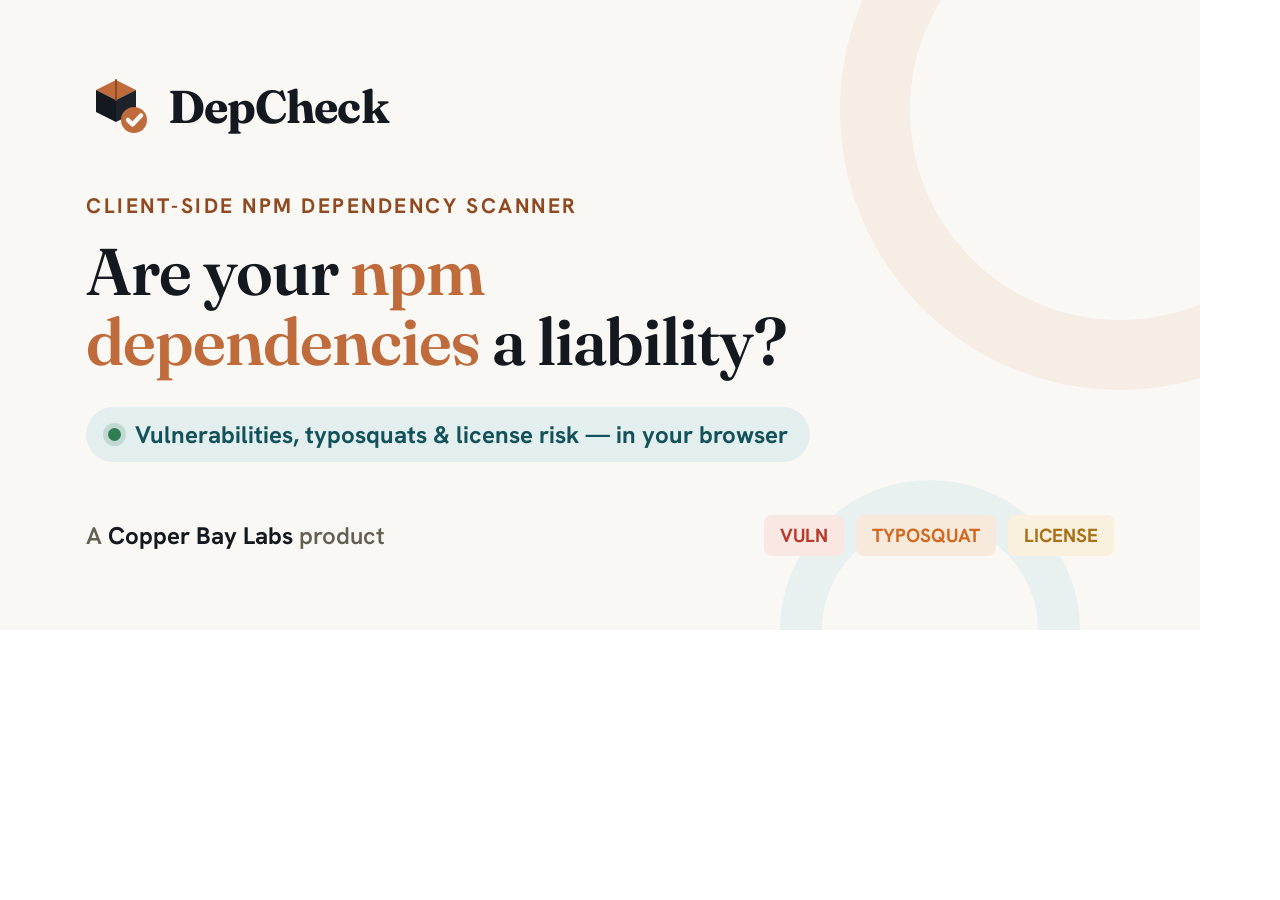
<file: og-template.html>
<!doctype html>
<html lang="en">
<head>
<meta charset="utf-8">
<meta name="viewport" content="width=device-width, initial-scale=1">
<title>DepCheck — social card</title>
<link rel="preconnect" href="https://fonts.googleapis.com">
<link rel="preconnect" href="https://fonts.gstatic.com" crossorigin>
<link href="https://fonts.googleapis.com/css2?family=Fraunces:opsz,wght@9..144,500;9..144,600;9..144,700&family=Hanken+Grotesk:wght@400;500;600;700&display=swap" rel="stylesheet">
<style>
  *{box-sizing:border-box;margin:0;padding:0}
  html,body{margin:0}
  .card{
    width:1200px;height:630px;position:relative;overflow:hidden;
    background:#faf8f4;color:#14181f;
    font-family:"Hanken Grotesk",ui-sans-serif,system-ui,sans-serif;
    padding:74px 86px;display:flex;flex-direction:column;justify-content:space-between;
  }
  /* copper ring motif, echoing the hero */
  .ring{position:absolute;width:560px;height:560px;border:70px solid #f6ebe2;border-radius:50%;right:-200px;top:-170px;opacity:.85}
  .ring-2{position:absolute;width:300px;height:300px;border:42px solid #e3eeef;border-radius:50%;right:120px;bottom:-150px;opacity:.7}
  .top,.tagline,.foot{position:relative;z-index:1}

  .brand{display:flex;align-items:center;gap:18px}
  .mark{width:64px;height:64px;flex:0 0 auto}
  .wordmark{font-family:"Fraunces",Georgia,serif;font-weight:700;font-size:46px;letter-spacing:-.02em}

  .eyebrow{margin-top:54px;color:#8f4a22;font-weight:700;font-size:21px;letter-spacing:.12em;text-transform:uppercase}
  .tagline{font-family:"Fraunces",Georgia,serif;font-weight:600;font-size:66px;line-height:1.06;letter-spacing:-.015em;max-width:17ch;margin-top:18px}
  .tagline .hl{color:#bf6b3c}
  .browser{display:inline-flex;align-items:center;gap:14px;margin-top:30px;background:#e3eeef;color:#13525a;font-weight:700;font-size:24px;padding:12px 22px;border-radius:999px}
  .dot{width:13px;height:13px;border-radius:50%;background:#2f7d52;box-shadow:0 0 0 5px rgba(47,125,82,.18)}

  .foot{display:flex;align-items:center;justify-content:space-between}
  .foot .made{color:#665f54;font-size:24px;font-weight:600}
  .foot .made b{color:#14181f;font-weight:700}
  .chips{display:flex;gap:12px}
  .chip{font-size:19px;font-weight:700;padding:8px 16px;border-radius:8px}
  .chip.fail{background:#f9e7e4;color:#bb392b}
  .chip.high{background:#f7e9dc;color:#d2691e}
  .chip.warn{background:#f9f0dd;color:#a9711a}
</style>
</head>
<body>
  <div class="card">
    <div class="ring"></div>
    <div class="ring-2"></div>

    <div class="top">
      <div class="brand">
        <svg class="mark" viewBox="0 0 64 64" aria-hidden="true">
          <path d="M30 6 50 16 30 26 10 16 Z" fill="#bf6b3c"/>
          <path d="M10 16 30 26 30 48 10 38 Z" fill="#14181f"/>
          <path d="M50 16 30 26 30 48 50 38 Z" fill="#1d222b"/>
          <path d="M30 6 30 26" stroke="#8f4a22" stroke-width="2" stroke-linecap="round"/>
          <circle cx="48" cy="46" r="13" fill="#bf6b3c"/>
          <path d="M42 46 46.5 50.5 55 41.5" fill="none" stroke="#faf8f4" stroke-width="4.5" stroke-linecap="round" stroke-linejoin="round"/>
        </svg>
        <span class="wordmark">DepCheck</span>
      </div>
      <p class="eyebrow">Client-side npm dependency scanner</p>
      <h1 class="tagline">Are your <span class="hl">npm dependencies</span> a liability?</h1>
      <span class="browser"><span class="dot"></span>Vulnerabilities, typosquats &amp; license risk — in your browser</span>
    </div>

    <div class="foot">
      <p class="made">A <b>Copper Bay Labs</b> product</p>
      <div class="chips">
        <span class="chip fail">VULN</span>
        <span class="chip high">TYPOSQUAT</span>
        <span class="chip warn">LICENSE</span>
      </div>
    </div>
  </div>
</body>
</html>
</file>
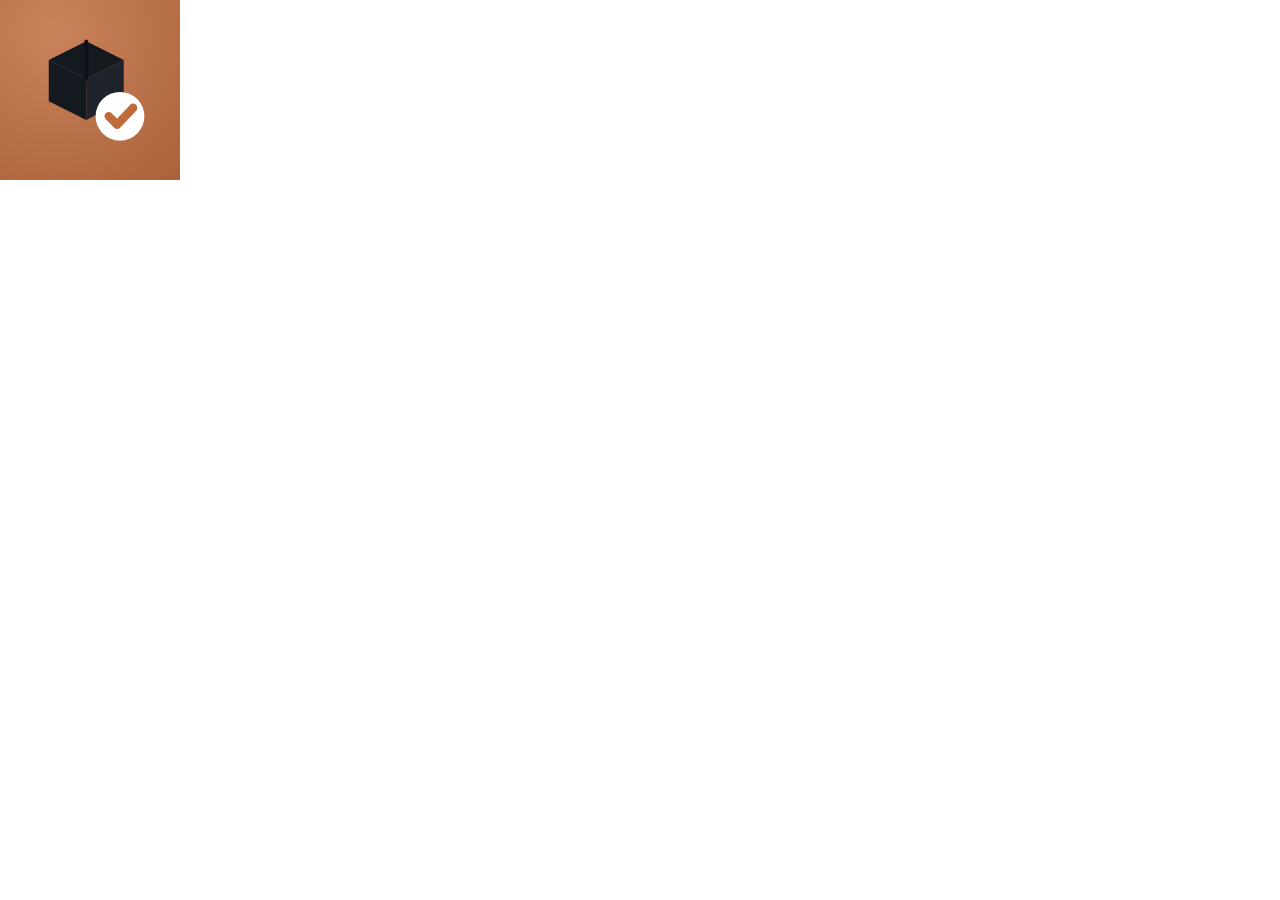
<file: touch-template.html>
<!doctype html>
<html lang="en">
<head>
<meta charset="utf-8">
<meta name="viewport" content="width=device-width, initial-scale=1">
<title>DepCheck — apple touch icon</title>
<style>
  *{box-sizing:border-box;margin:0;padding:0}
  html,body{margin:0}
  .icon{
    width:180px;height:180px;background:#bf6b3c;
    display:flex;align-items:center;justify-content:center;
    /* apple rounds corners itself, but a subtle inset depth helps the screenshot */
    position:relative;overflow:hidden;
  }
  .icon::before{content:"";position:absolute;inset:0;background:radial-gradient(120% 120% at 30% 18%, rgba(255,255,255,.16), rgba(0,0,0,.12));}
  .mark{width:120px;height:120px;position:relative;z-index:1}
</style>
</head>
<body>
  <div class="icon">
    <svg class="mark" viewBox="0 0 64 64" aria-hidden="true">
      <!-- on copper bg: package box in ink, check badge in white -->
      <path d="M30 6 50 16 30 26 10 16 Z" fill="#14181f"/>
      <path d="M10 16 30 26 30 48 10 38 Z" fill="#14181f"/>
      <path d="M50 16 30 26 30 48 50 38 Z" fill="#1d222b"/>
      <path d="M30 6 30 26" stroke="#0d1117" stroke-width="2" stroke-linecap="round"/>
      <circle cx="48" cy="46" r="13" fill="#ffffff"/>
      <path d="M42 46 46.5 50.5 55 41.5" fill="none" stroke="#bf6b3c" stroke-width="4.5" stroke-linecap="round" stroke-linejoin="round"/>
    </svg>
  </div>
</body>
</html>
</file>
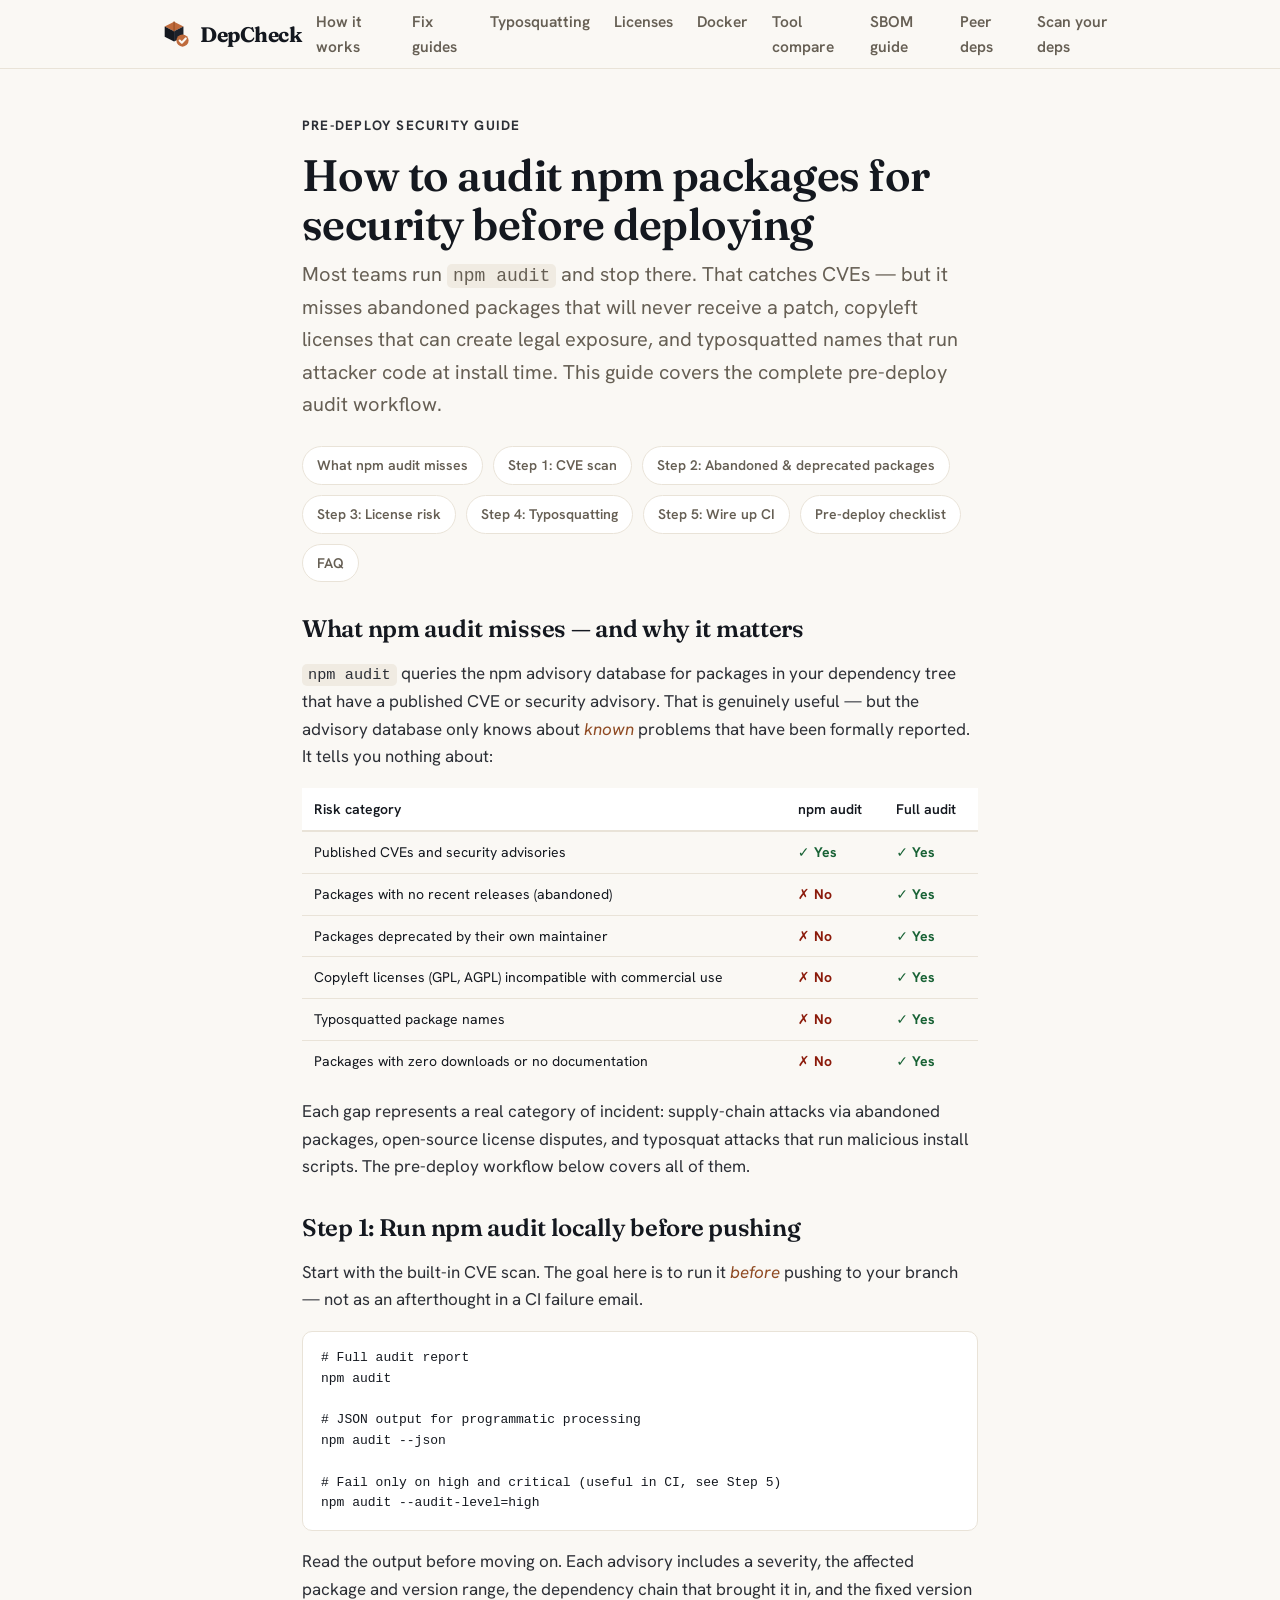
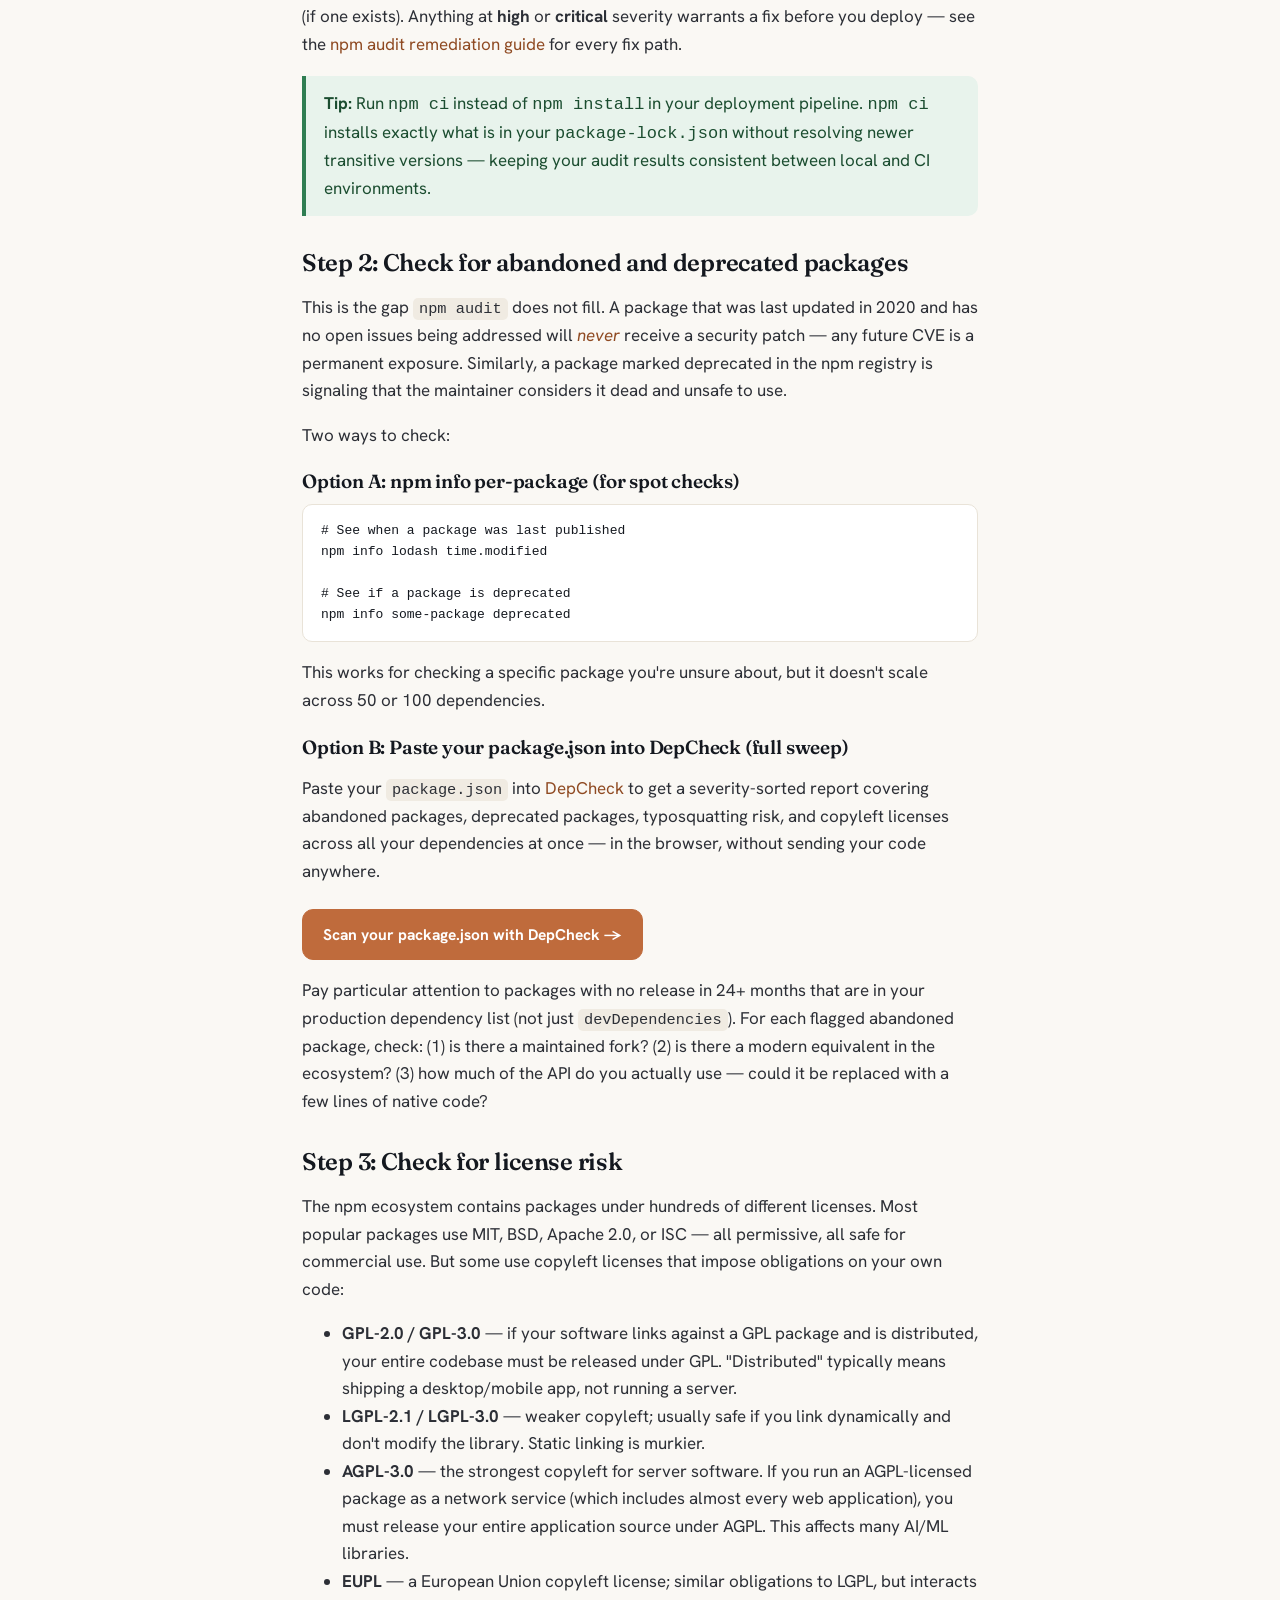
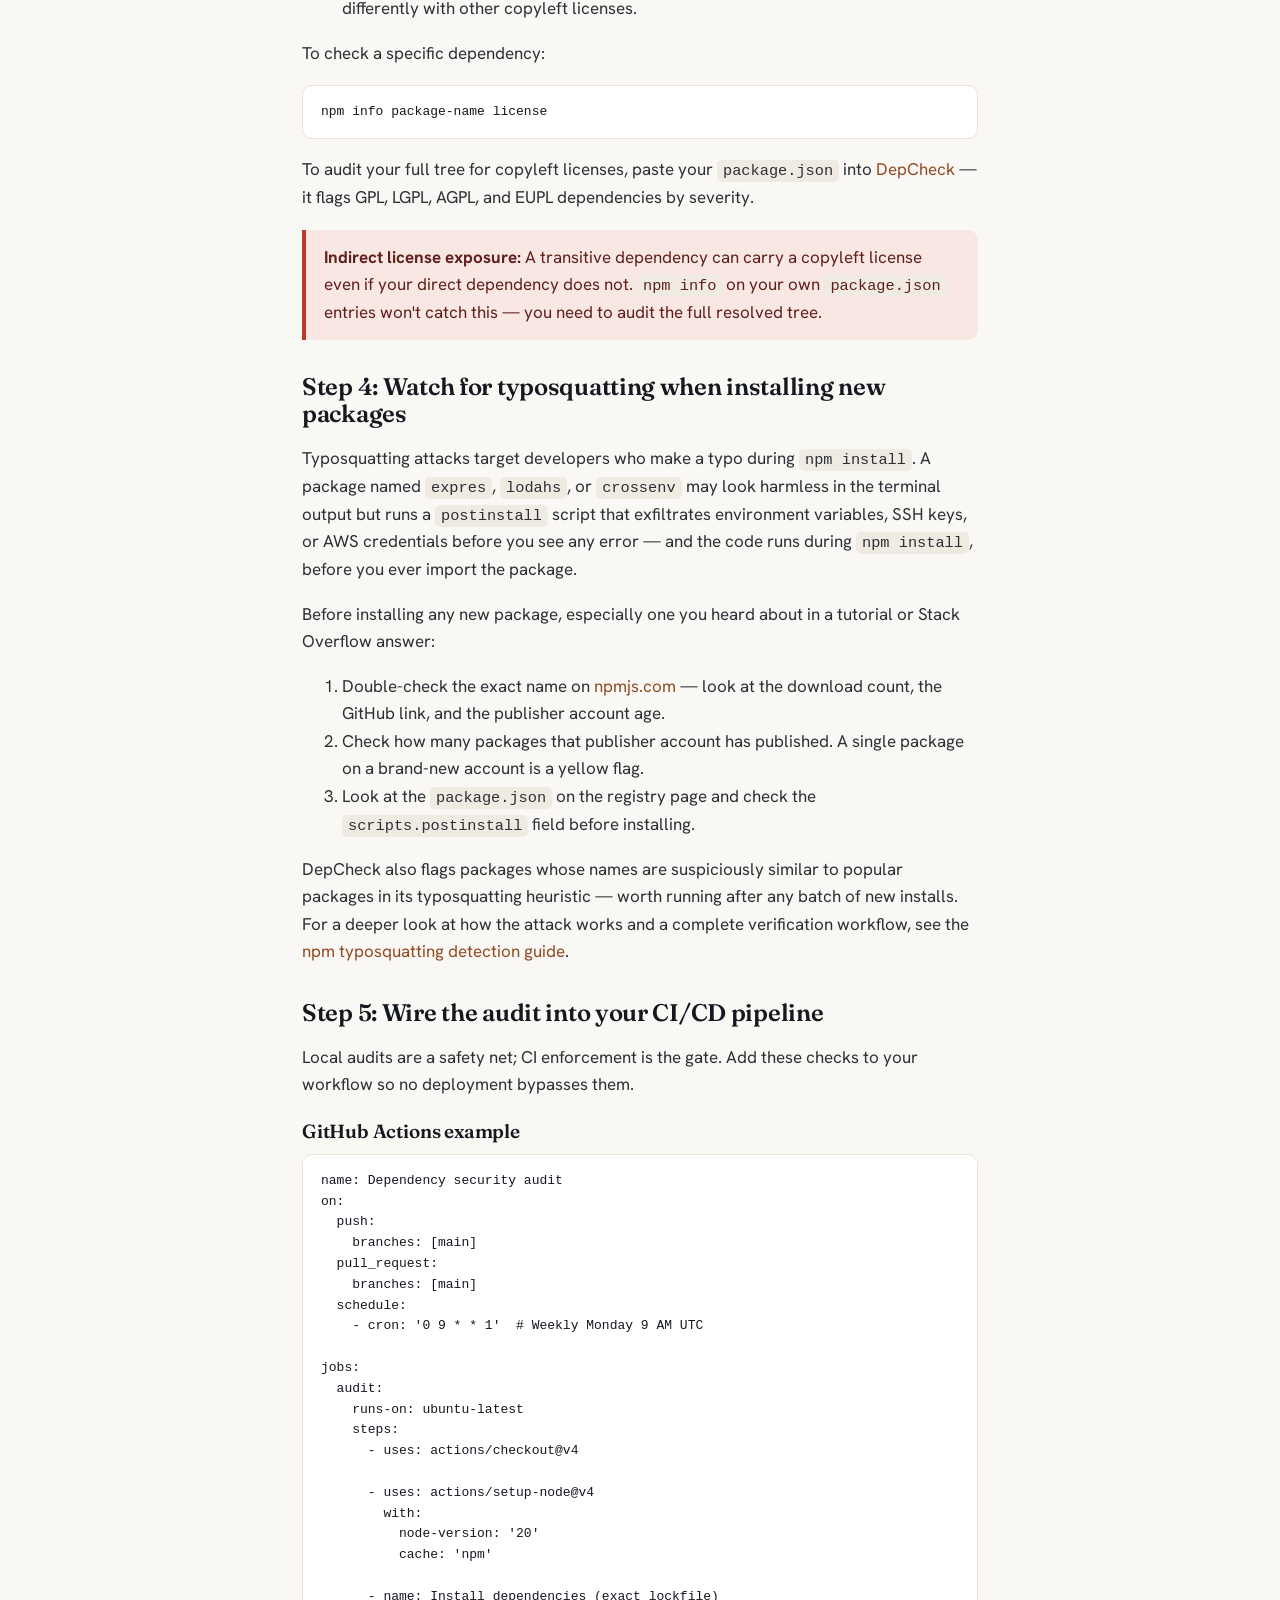
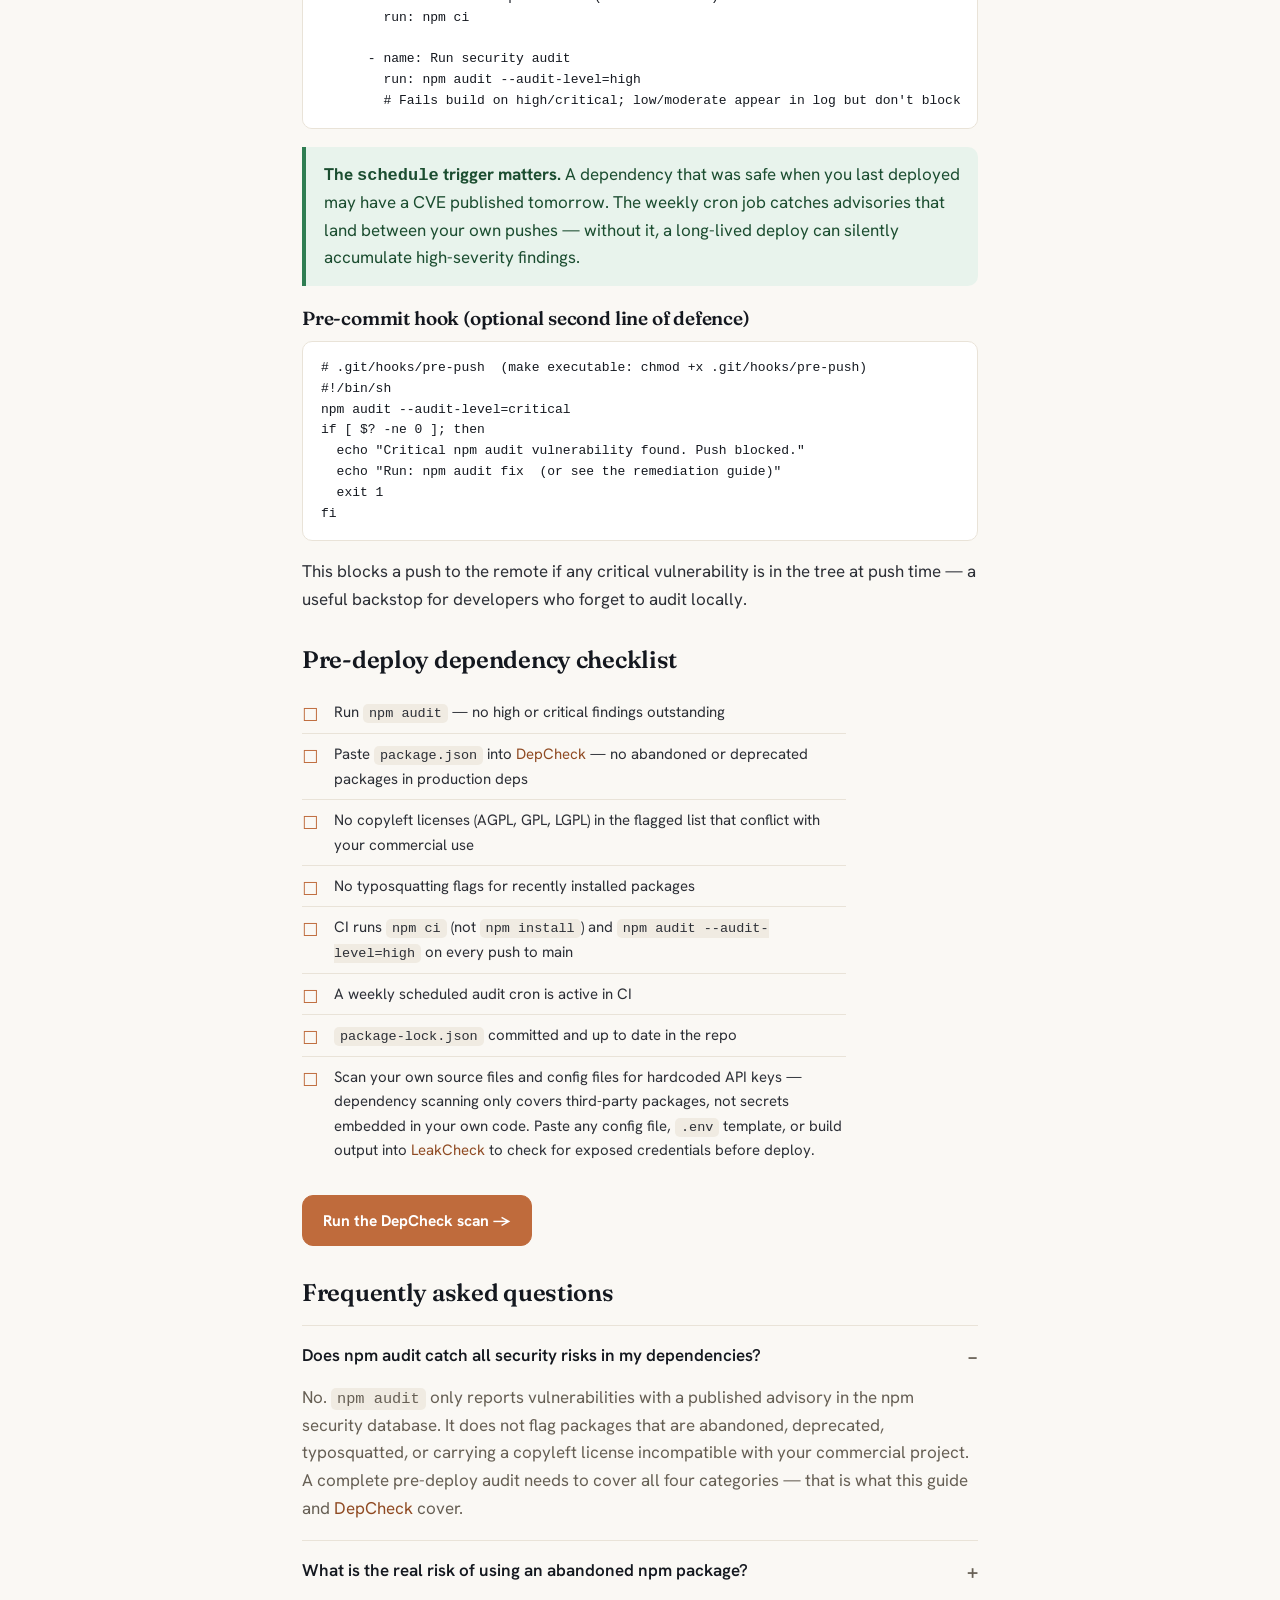
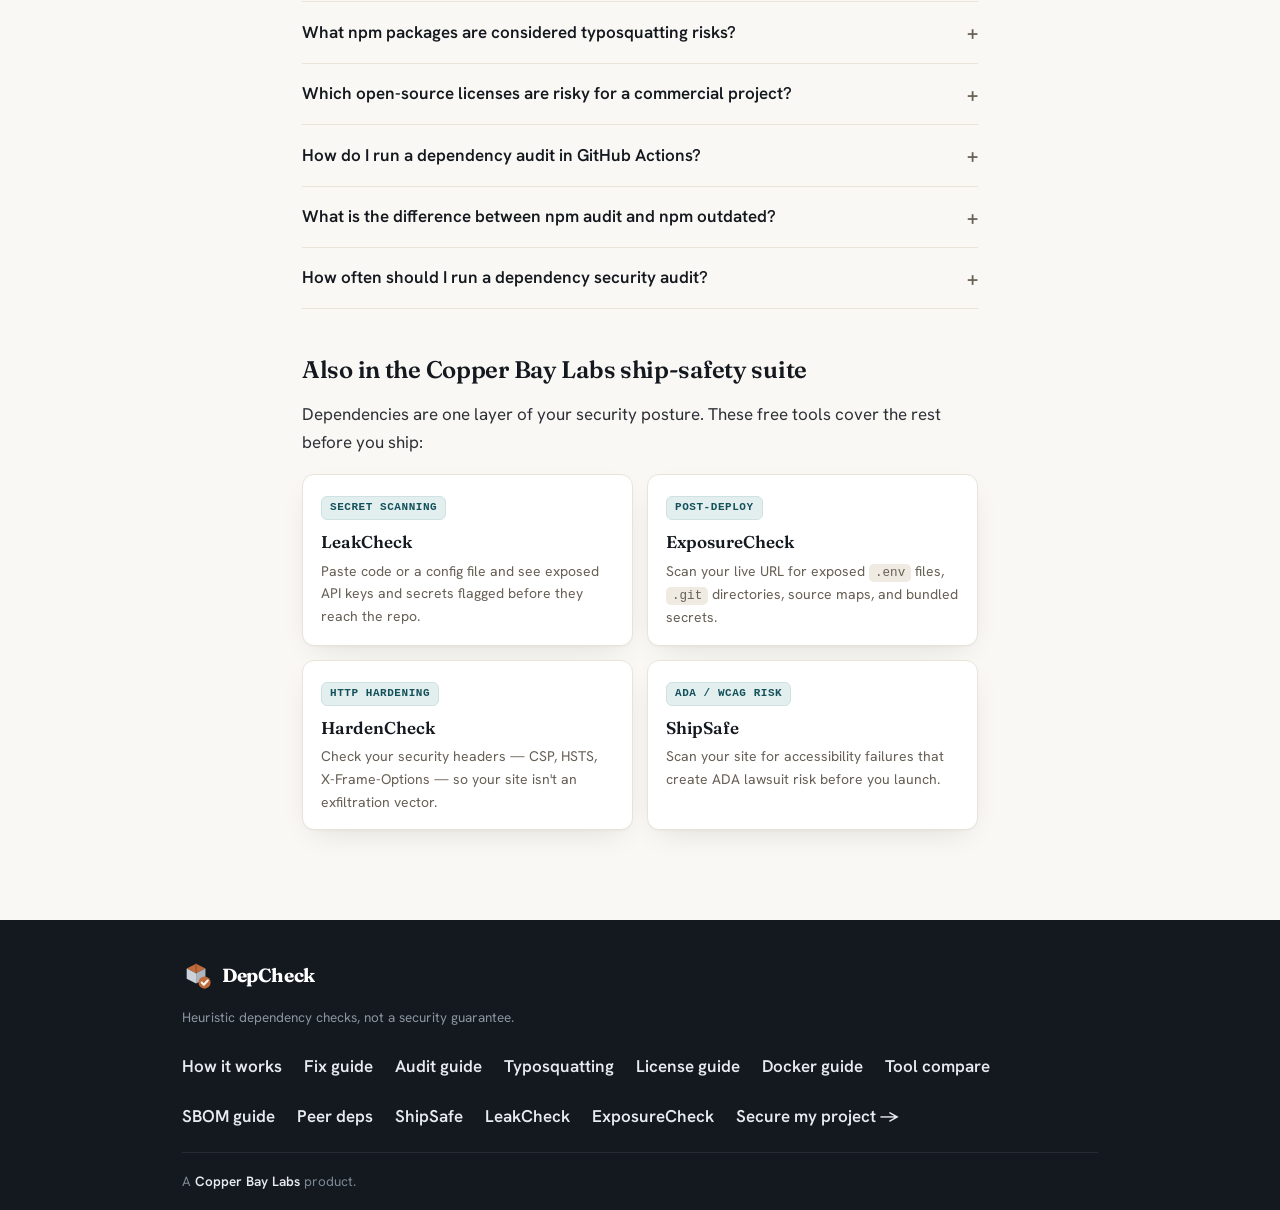
<file: guides/audit-npm-packages-security.html>
<!doctype html>
<html lang="en">
<head>
<meta charset="utf-8">
<meta name="viewport" content="width=device-width, initial-scale=1">
<title>How to Audit npm Packages for Security Before Deploying</title>
<meta name="description" content="A step-by-step pre-deploy security audit for npm packages: CVE scanning, abandoned-package checks, license risk, typosquatting detection, and wiring it all into CI so nothing slips through.">
<link rel="canonical" href="https://labs.copperbaytech.com/depcheck/guides/audit-npm-packages-security.html">
<meta property="og:type" content="article">
<meta property="og:site_name" content="DepCheck">
<meta property="og:title" content="How to Audit npm Packages for Security Before Deploying">
<meta property="og:description" content="npm audit catches CVEs — but abandoned packages, license bombs, and typosquatted names require a broader check. Here is the full pre-deploy workflow.">
<meta property="og:url" content="https://labs.copperbaytech.com/depcheck/guides/audit-npm-packages-security.html">
<meta property="og:image" content="https://labs.copperbaytech.com/depcheck/og-image.png">
<meta property="og:image:width" content="1200">
<meta property="og:image:height" content="630">
<meta name="twitter:card" content="summary_large_image">
<meta name="theme-color" content="#faf8f4">
<link rel="icon" href="../favicon.svg" type="image/svg+xml">
<link rel="apple-touch-icon" href="../apple-touch-icon.png">
<link rel="preconnect" href="https://fonts.googleapis.com">
<link rel="preconnect" href="https://fonts.gstatic.com" crossorigin>
<link href="https://fonts.googleapis.com/css2?family=Fraunces:opsz,wght@9..144,500;9..144,600;9..144,700&family=Hanken+Grotesk:wght@400;500;600;700&display=swap" rel="stylesheet">
<script type="application/ld+json">
{"@context":"https://schema.org","@type":"TechArticle","headline":"How to Audit npm Packages for Security Before Deploying","description":"A pre-deploy npm security audit workflow covering CVE scanning with npm audit, abandoned and deprecated package detection, copyleft license risk, typosquatting, and CI integration. Includes a checklist and FAQ.","author":{"@type":"Organization","name":"Copper Bay Labs","url":"https://copperbaytech.com"},"publisher":{"@type":"Organization","name":"Copper Bay Labs","url":"https://copperbaytech.com"},"datePublished":"2026-06-29","dateModified":"2026-06-29","mainEntityOfPage":"https://labs.copperbaytech.com/depcheck/guides/audit-npm-packages-security.html","mainEntity":{"@type":"FAQPage","mainEntity":[{"@type":"Question","name":"Does npm audit catch all security risks in my dependencies?","acceptedAnswer":{"@type":"Answer","text":"No. npm audit only reports vulnerabilities that have a published CVE or advisory in the npm advisory database. It does not flag packages that are abandoned (no releases in years), deprecated by their own maintainers, typosquatted (named to look like a popular package), or that carry a copyleft license incompatible with your commercial use. A comprehensive pre-deploy audit needs to cover all four categories."}},{"@type":"Question","name":"What is the risk of using an abandoned npm package?","acceptedAnswer":{"@type":"Answer","text":"An abandoned package will never receive a security patch. If a CVE is discovered after the maintainer stops responding, you are permanently exposed until you replace the dependency. Abandoned packages also frequently lose domain registration on their linked documentation sites, which can be re-registered by attackers to serve malicious content. npm audit will not warn you about abandonment — it only flags already-published advisories."}},{"@type":"Question","name":"What npm packages are considered typosquatting risks?","acceptedAnswer":{"@type":"Answer","text":"Typosquatted packages are published under names that are visually or typographically similar to well-known packages — for example, 'lodahs' instead of 'lodash', or 'expres' instead of 'express'. Attackers publish these hoping developers make a typo during npm install. The malicious package runs arbitrary code at install time via a postinstall script. Always double-check the exact package name before installing unfamiliar utilities."}},{"@type":"Question","name":"Which open-source licenses are risky for commercial projects?","acceptedAnswer":{"@type":"Answer","text":"Copyleft licenses — GPL, LGPL, AGPL, and EUPL — require that code using them is also released under the same license. For commercial closed-source projects this can be a significant problem: AGPL in particular requires you to open-source your entire application if it uses an AGPL-licensed package, even as a network service. MIT, BSD, Apache 2.0, and ISC are permissive and safe for commercial use. Always check the license field in package.json of your dependencies."}},{"@type":"Question","name":"How do I run a dependency audit in GitHub Actions CI?","acceptedAnswer":{"@type":"Answer","text":"Add npm audit --audit-level=high to your workflow after npm ci. This exits with a non-zero code only for high and critical vulnerabilities, failing the build before deployment. For broader coverage, add DepCheck's package.json scan to a pre-deploy step to catch abandoned packages, license issues, and typosquatting that npm audit misses."}},{"@type":"Question","name":"What is the difference between npm audit and npm outdated?","acceptedAnswer":{"@type":"Answer","text":"npm audit checks your installed dependency tree against the npm advisory database for published security vulnerabilities. npm outdated shows which of your packages have newer versions available, regardless of whether any of those versions contain security fixes. Both are complementary: npm audit tells you what is dangerous, npm outdated tells you what is stale. Running both together gives you a fuller picture of your dependency health."}},{"@type":"Question","name":"How often should I audit my npm dependencies?","acceptedAnswer":{"@type":"Answer","text":"At minimum: before every production deployment, and in CI on every pull request merge. New advisories are published continuously — a package that was safe last week may have a CVE published today. For active projects, a weekly scheduled npm audit run (many CI platforms support cron-triggered workflows) catches advisories that arrive between deployments."}}]}}
</script>
<link rel="stylesheet" href="../styles.css?v=1">
<style>
  .doc .lede{font-size:clamp(17px,2.3vw,20px);color:var(--muted)}
  .doc h2{scroll-margin-top:80px}
  .doc h3{font-family:"Fraunces",Georgia,serif;font-weight:600;font-size:19px;margin:22px 0 6px;letter-spacing:-.01em}
  .toc{display:flex;flex-wrap:wrap;gap:10px;margin:22px 0 6px;padding:0;list-style:none}
  .toc a{display:inline-block;background:var(--surface);border:1px solid var(--line);border-radius:999px;padding:7px 14px;font-size:14px;font-weight:600;color:var(--muted)}
  .toc a:hover{border-color:var(--bay);color:var(--ink);text-decoration:none}
  .callout.warn-callout{background:var(--fail-bg);border-left-color:var(--fail);color:#5e2019}
  .callout.tip-callout{background:var(--pass-bg);border-left-color:var(--pass);color:#1b4d30}
  .steps{margin:18px 0;padding-left:0;list-style:none;counter-reset:step}
  .steps>li{position:relative;padding:4px 0 20px 46px;counter-increment:step}
  .steps>li::before{content:counter(step);position:absolute;left:0;top:2px;width:30px;height:30px;border-radius:50%;background:var(--copper);color:#fff;font-weight:700;font-size:15px;display:flex;align-items:center;justify-content:center;font-family:"Fraunces",serif}
  .steps>li strong{display:block;margin-bottom:4px}
  .doc code.inline{font-family:ui-monospace,Menlo,Consolas,monospace;font-size:.9em;background:var(--line-2);padding:2px 6px;border-radius:5px}
  pre{background:var(--surface);border:1px solid var(--line);border-radius:10px;padding:16px 18px;overflow-x:auto;font-family:ui-monospace,Menlo,Consolas,monospace;font-size:13px;line-height:1.6;margin:12px 0}
  pre code{background:none;padding:0;font-size:inherit}
  .coverage-table{width:100%;border-collapse:collapse;margin:16px 0;font-size:14px}
  .coverage-table th{text-align:left;padding:10px 12px;background:var(--surface);border-bottom:2px solid var(--line);font-weight:600}
  .coverage-table td{padding:9px 12px;border-bottom:1px solid var(--line);vertical-align:top}
  .coverage-table tr:last-child td{border-bottom:none}
  .yes{color:#186235;font-weight:700}
  .no{color:#8b1a0a;font-weight:700}
  .checklist{margin:18px 0;padding-left:0;list-style:none}
  .checklist li{padding:8px 0 8px 32px;border-bottom:1px solid var(--line);position:relative;font-size:15px}
  .checklist li:last-child{border-bottom:none}
  .checklist li::before{content:"☐";position:absolute;left:0;top:8px;font-size:18px;color:var(--copper)}
  .suite{display:grid;grid-template-columns:repeat(auto-fit,minmax(220px,1fr));gap:14px;margin:18px 0 6px}
  .suite a{display:block;background:var(--surface);border:1px solid var(--line);border-radius:12px;padding:16px 18px;box-shadow:var(--shadow);transition:box-shadow .15s,transform .15s,border-color .15s}
  .suite a:hover{text-decoration:none;box-shadow:var(--shadow-lift);transform:translateY(-2px);border-color:var(--line-2)}
  .suite .s-name{font-family:"Fraunces",serif;font-weight:600;font-size:17px;color:var(--ink);display:block;margin:0 0 4px}
  .suite p{color:var(--muted);font-size:14px;margin:0}
  .suite .s-tag{display:inline-block;margin-bottom:8px;font-family:ui-monospace,Menlo,Consolas,monospace;font-size:11px;font-weight:700;letter-spacing:.05em;text-transform:uppercase;color:var(--bay);background:var(--bay-tint,#e8f4f6);border:1px solid #cfe1e3;border-radius:6px;padding:2px 8px}
  .faq-section{margin:18px 0}
  .faq-section details{border-bottom:1px solid var(--line);padding:14px 0}
  .faq-section details:first-child{border-top:1px solid var(--line)}
  .faq-section summary{font-weight:600;cursor:pointer;list-style:none;display:flex;justify-content:space-between;align-items:center;gap:12px}
  .faq-section summary::-webkit-details-marker{display:none}
  .faq-section summary::after{content:"+";font-size:20px;color:var(--muted);flex-shrink:0}
  .faq-section details[open] summary::after{content:"\2212"}
  .faq-section details p,.faq-section details ul{margin:12px 0 4px;color:var(--muted)}
</style>
</head>
<body>
<a class="skip" href="#main">Skip to main content</a>

<header class="masthead" role="banner">
  <div class="wrap hdr-bar">
    <a class="brand" href="../" aria-label="DepCheck — go to homepage">
      <svg class="mark" viewBox="0 0 64 64" aria-hidden="true">
        <path d="M30 6 50 16 30 26 10 16 Z" fill="#bf6b3c"/>
        <path d="M10 16 30 26 30 48 10 38 Z" fill="#14181f"/>
        <path d="M50 16 30 26 30 48 50 38 Z" fill="#1d222b"/>
        <path d="M30 6 30 26" stroke="#8f4a22" stroke-width="2" stroke-linecap="round"/>
        <circle cx="48" cy="46" r="13" fill="#bf6b3c"/>
        <path d="M42 46 46.5 50.5 55 41.5" fill="none" stroke="#faf8f4" stroke-width="4.5" stroke-linecap="round" stroke-linejoin="round"/>
      </svg>
      <span class="wordmark">DepCheck</span>
    </a>
    <nav class="nav" aria-label="Primary navigation">
      <a href="../about.html">How it works</a>
      <a href="fix-npm-audit-vulnerabilities.html">Fix guides</a>
      <a href="npm-typosquatting-how-to-detect.html">Typosquatting</a>
      <a href="npm-license-compliance.html">Licenses</a>
      <a href="audit-node-docker-vulnerabilities.html">Docker</a>
      <a href="npm-audit-vs-snyk-vs-dependabot.html">Tool compare</a>
      <a href="npm-sbom-cyclonedx-spdx.html">SBOM guide</a>
      <a href="npm-peer-dependency-conflicts.html">Peer deps</a>
      <a href="../">Scan your deps</a>
    </nav>
  </div>
</header>

<main id="main">
<article class="doc">
  <div class="wrap narrow">
    <p class="eyebrow" style="text-align:left">Pre-deploy security guide</p>
    <h1>How to audit npm packages for security before deploying</h1>
    <p class="lede">Most teams run <code class="inline">npm audit</code> and stop there. That catches CVEs — but it misses abandoned packages that will never receive a patch, copyleft licenses that can create legal exposure, and typosquatted names that run attacker code at install time. This guide covers the complete pre-deploy audit workflow.</p>

    <ul class="toc" aria-label="On this page">
      <li><a href="#what-audit-misses">What npm audit misses</a></li>
      <li><a href="#step1-cve">Step 1: CVE scan</a></li>
      <li><a href="#step2-abandoned">Step 2: Abandoned &amp; deprecated packages</a></li>
      <li><a href="#step3-license">Step 3: License risk</a></li>
      <li><a href="#step4-typosquat">Step 4: Typosquatting</a></li>
      <li><a href="#step5-ci">Step 5: Wire up CI</a></li>
      <li><a href="#checklist">Pre-deploy checklist</a></li>
      <li><a href="#faq">FAQ</a></li>
    </ul>

    <h2 id="what-audit-misses">What npm audit misses — and why it matters</h2>
    <p><code class="inline">npm audit</code> queries the npm advisory database for packages in your dependency tree that have a published CVE or security advisory. That is genuinely useful — but the advisory database only knows about <em>known</em> problems that have been formally reported. It tells you nothing about:</p>

    <table class="coverage-table">
      <thead><tr><th>Risk category</th><th>npm audit</th><th>Full audit</th></tr></thead>
      <tbody>
        <tr><td>Published CVEs and security advisories</td><td class="yes">✓ Yes</td><td class="yes">✓ Yes</td></tr>
        <tr><td>Packages with no recent releases (abandoned)</td><td class="no">✗ No</td><td class="yes">✓ Yes</td></tr>
        <tr><td>Packages deprecated by their own maintainer</td><td class="no">✗ No</td><td class="yes">✓ Yes</td></tr>
        <tr><td>Copyleft licenses (GPL, AGPL) incompatible with commercial use</td><td class="no">✗ No</td><td class="yes">✓ Yes</td></tr>
        <tr><td>Typosquatted package names</td><td class="no">✗ No</td><td class="yes">✓ Yes</td></tr>
        <tr><td>Packages with zero downloads or no documentation</td><td class="no">✗ No</td><td class="yes">✓ Yes</td></tr>
      </tbody>
    </table>

    <p>Each gap represents a real category of incident: supply-chain attacks via abandoned packages, open-source license disputes, and typosquat attacks that run malicious install scripts. The pre-deploy workflow below covers all of them.</p>

    <h2 id="step1-cve">Step 1: Run npm audit locally before pushing</h2>
    <p>Start with the built-in CVE scan. The goal here is to run it <em>before</em> pushing to your branch — not as an afterthought in a CI failure email.</p>

    <pre><code># Full audit report
npm audit

# JSON output for programmatic processing
npm audit --json

# Fail only on high and critical (useful in CI, see Step 5)
npm audit --audit-level=high</code></pre>

    <p>Read the output before moving on. Each advisory includes a severity, the affected package and version range, the dependency chain that brought it in, and the fixed version (if one exists). Anything at <strong>high</strong> or <strong>critical</strong> severity warrants a fix before you deploy — see the <a href="fix-npm-audit-vulnerabilities.html">npm audit remediation guide</a> for every fix path.</p>

    <div class="callout tip-callout">
      <strong>Tip:</strong> Run <code style="color:inherit">npm ci</code> instead of <code style="color:inherit">npm install</code> in your deployment pipeline. <code style="color:inherit">npm ci</code> installs exactly what is in your <code style="color:inherit">package-lock.json</code> without resolving newer transitive versions — keeping your audit results consistent between local and CI environments.
    </div>

    <h2 id="step2-abandoned">Step 2: Check for abandoned and deprecated packages</h2>
    <p>This is the gap <code class="inline">npm audit</code> does not fill. A package that was last updated in 2020 and has no open issues being addressed will <em>never</em> receive a security patch — any future CVE is a permanent exposure. Similarly, a package marked deprecated in the npm registry is signaling that the maintainer considers it dead and unsafe to use.</p>

    <p>Two ways to check:</p>

    <h3>Option A: npm info per-package (for spot checks)</h3>
    <pre><code># See when a package was last published
npm info lodash time.modified

# See if a package is deprecated
npm info some-package deprecated</code></pre>
    <p>This works for checking a specific package you're unsure about, but it doesn't scale across 50 or 100 dependencies.</p>

    <h3>Option B: Paste your package.json into DepCheck (full sweep)</h3>
    <p>Paste your <code class="inline">package.json</code> into <a href="../">DepCheck</a> to get a severity-sorted report covering abandoned packages, deprecated packages, typosquatting risk, and copyleft licenses across all your dependencies at once — in the browser, without sending your code anywhere.</p>

    <p style="margin:24px 0 8px"><a class="btn primary" href="../">Scan your package.json with DepCheck &rarr;</a></p>

    <p>Pay particular attention to packages with no release in 24+ months that are in your production dependency list (not just <code class="inline">devDependencies</code>). For each flagged abandoned package, check: (1) is there a maintained fork? (2) is there a modern equivalent in the ecosystem? (3) how much of the API do you actually use — could it be replaced with a few lines of native code?</p>

    <h2 id="step3-license">Step 3: Check for license risk</h2>
    <p>The npm ecosystem contains packages under hundreds of different licenses. Most popular packages use MIT, BSD, Apache 2.0, or ISC — all permissive, all safe for commercial use. But some use copyleft licenses that impose obligations on your own code:</p>

    <ul>
      <li><strong>GPL-2.0 / GPL-3.0</strong> — if your software links against a GPL package and is distributed, your entire codebase must be released under GPL. "Distributed" typically means shipping a desktop/mobile app, not running a server.</li>
      <li><strong>LGPL-2.1 / LGPL-3.0</strong> — weaker copyleft; usually safe if you link dynamically and don't modify the library. Static linking is murkier.</li>
      <li><strong>AGPL-3.0</strong> — the strongest copyleft for server software. If you run an AGPL-licensed package as a network service (which includes almost every web application), you must release your entire application source under AGPL. This affects many AI/ML libraries.</li>
      <li><strong>EUPL</strong> — a European Union copyleft license; similar obligations to LGPL, but interacts differently with other copyleft licenses.</li>
    </ul>

    <p>To check a specific dependency:</p>
    <pre><code>npm info package-name license</code></pre>

    <p>To audit your full tree for copyleft licenses, paste your <code class="inline">package.json</code> into <a href="../">DepCheck</a> — it flags GPL, LGPL, AGPL, and EUPL dependencies by severity.</p>

    <div class="callout warn-callout">
      <strong>Indirect license exposure:</strong> A transitive dependency can carry a copyleft license even if your direct dependency does not. <code class="inline">npm info</code> on your own <code class="inline">package.json</code> entries won't catch this — you need to audit the full resolved tree.
    </div>

    <h2 id="step4-typosquat">Step 4: Watch for typosquatting when installing new packages</h2>
    <p>Typosquatting attacks target developers who make a typo during <code class="inline">npm install</code>. A package named <code class="inline">expres</code>, <code class="inline">lodahs</code>, or <code class="inline">crossenv</code> may look harmless in the terminal output but runs a <code class="inline">postinstall</code> script that exfiltrates environment variables, SSH keys, or AWS credentials before you see any error — and the code runs during <code class="inline">npm install</code>, before you ever import the package.</p>

    <p>Before installing any new package, especially one you heard about in a tutorial or Stack Overflow answer:</p>
    <ol>
      <li>Double-check the exact name on <a href="https://www.npmjs.com" target="_blank" rel="noopener noreferrer">npmjs.com</a> — look at the download count, the GitHub link, and the publisher account age.</li>
      <li>Check how many packages that publisher account has published. A single package on a brand-new account is a yellow flag.</li>
      <li>Look at the <code class="inline">package.json</code> on the registry page and check the <code class="inline">scripts.postinstall</code> field before installing.</li>
    </ol>

    <p>DepCheck also flags packages whose names are suspiciously similar to popular packages in its typosquatting heuristic — worth running after any batch of new installs. For a deeper look at how the attack works and a complete verification workflow, see the <a href="npm-typosquatting-how-to-detect.html">npm typosquatting detection guide</a>.</p>

    <h2 id="step5-ci">Step 5: Wire the audit into your CI/CD pipeline</h2>
    <p>Local audits are a safety net; CI enforcement is the gate. Add these checks to your workflow so no deployment bypasses them.</p>

    <h3>GitHub Actions example</h3>
    <pre><code>name: Dependency security audit
on:
  push:
    branches: [main]
  pull_request:
    branches: [main]
  schedule:
    - cron: '0 9 * * 1'  # Weekly Monday 9 AM UTC

jobs:
  audit:
    runs-on: ubuntu-latest
    steps:
      - uses: actions/checkout@v4

      - uses: actions/setup-node@v4
        with:
          node-version: '20'
          cache: 'npm'

      - name: Install dependencies (exact lockfile)
        run: npm ci

      - name: Run security audit
        run: npm audit --audit-level=high
        # Fails build on high/critical; low/moderate appear in log but don't block</code></pre>

    <div class="callout tip-callout">
      <strong>The <code style="color:inherit">schedule</code> trigger matters.</strong> A dependency that was safe when you last deployed may have a CVE published tomorrow. The weekly cron job catches advisories that land between your own pushes — without it, a long-lived deploy can silently accumulate high-severity findings.
    </div>

    <h3>Pre-commit hook (optional second line of defence)</h3>
    <pre><code># .git/hooks/pre-push  (make executable: chmod +x .git/hooks/pre-push)
#!/bin/sh
npm audit --audit-level=critical
if [ $? -ne 0 ]; then
  echo "Critical npm audit vulnerability found. Push blocked."
  echo "Run: npm audit fix  (or see the remediation guide)"
  exit 1
fi</code></pre>

    <p>This blocks a push to the remote if any critical vulnerability is in the tree at push time — a useful backstop for developers who forget to audit locally.</p>

    <h2 id="checklist">Pre-deploy dependency checklist</h2>
    <ul class="checklist">
      <li>Run <code class="inline">npm audit</code> — no high or critical findings outstanding</li>
      <li>Paste <code class="inline">package.json</code> into <a href="../">DepCheck</a> — no abandoned or deprecated packages in production deps</li>
      <li>No copyleft licenses (AGPL, GPL, LGPL) in the flagged list that conflict with your commercial use</li>
      <li>No typosquatting flags for recently installed packages</li>
      <li>CI runs <code class="inline">npm ci</code> (not <code class="inline">npm install</code>) and <code class="inline">npm audit --audit-level=high</code> on every push to main</li>
      <li>A weekly scheduled audit cron is active in CI</li>
      <li><code class="inline">package-lock.json</code> committed and up to date in the repo</li>
      <li>Scan your own source files and config files for hardcoded API keys &mdash; dependency scanning only covers third-party packages, not secrets embedded in your own code. Paste any config file, <code class="inline">.env</code> template, or build output into <a href="https://labs.copperbaytech.com/leakcheck/" target="_blank" rel="noopener noreferrer">LeakCheck</a> to check for exposed credentials before deploy.</li>
    </ul>

    <p style="margin:24px 0 8px"><a class="btn primary" href="../">Run the DepCheck scan &rarr;</a></p>

    <h2 id="faq">Frequently asked questions</h2>
    <div class="faq-section">
      <details open>
        <summary>Does npm audit catch all security risks in my dependencies?</summary>
        <p>No. <code class="inline">npm audit</code> only reports vulnerabilities with a published advisory in the npm security database. It does not flag packages that are abandoned, deprecated, typosquatted, or carrying a copyleft license incompatible with your commercial project. A complete pre-deploy audit needs to cover all four categories — that is what this guide and <a href="../">DepCheck</a> cover.</p>
      </details>
      <details>
        <summary>What is the real risk of using an abandoned npm package?</summary>
        <p>An abandoned package will never receive a security patch after the maintainer stops responding. If a vulnerability is discovered — and the npm ecosystem regularly surfaces new advisories for packages years after their last release — you will be permanently exposed until you replace the dependency. Abandoned packages also frequently see their linked documentation domains expire and get re-registered by attackers. <code class="inline">npm audit</code> won't warn you until an advisory is formally published; by then, active exploitation may already be happening in the wild.</p>
      </details>
      <details>
        <summary>What npm packages are considered typosquatting risks?</summary>
        <p>Packages published under names visually similar to popular packages — for example, <code class="inline">lodahs</code> instead of <code class="inline">lodash</code>, or <code class="inline">cross-env2</code> instead of <code class="inline">cross-env</code>. Attackers publish these hoping developers make a typo during <code class="inline">npm install</code>. The package typically runs arbitrary code at install time via a <code class="inline">postinstall</code> script that exfiltrates environment variables. Always verify the exact package name on npmjs.com before installing unfamiliar utilities.</p>
      </details>
      <details>
        <summary>Which open-source licenses are risky for a commercial project?</summary>
        <p>GPL (v2 and v3), AGPL-3.0, LGPL, and EUPL all carry copyleft obligations. AGPL is particularly significant for web applications: it requires you to release your application's source code if you run the software as a network service — which covers virtually every web app. MIT, BSD-2-Clause, BSD-3-Clause, Apache-2.0, and ISC are permissive and safe for commercial use without source-release obligations.</p>
      </details>
      <details>
        <summary>How do I run a dependency audit in GitHub Actions?</summary>
        <p>Add <code class="inline">npm ci</code> (exact lockfile install) followed by <code class="inline">npm audit --audit-level=high</code> to your workflow. The <code class="inline">--audit-level=high</code> flag causes a non-zero exit only for high and critical findings, which fails the workflow step and blocks the deployment. Add a <code class="inline">schedule: cron</code> trigger to catch advisories that arrive between your own pushes. See the full workflow example in Step 5 above.</p>
      </details>
      <details>
        <summary>What is the difference between npm audit and npm outdated?</summary>
        <p><code class="inline">npm audit</code> checks your installed tree against the advisory database for known CVEs. <code class="inline">npm outdated</code> shows which packages have newer versions available regardless of security. They complement each other: <code class="inline">npm audit</code> tells you what is dangerous now, <code class="inline">npm outdated</code> tells you what is stale. Running both gives you a fuller picture — a package with a fix in a new version will show up in <code class="inline">npm outdated</code> before the advisory is always published.</p>
      </details>
      <details>
        <summary>How often should I run a dependency security audit?</summary>
        <p>Before every production deployment, and on every pull request in CI. For active projects, also add a weekly scheduled audit job in CI — new advisories are published continuously and a long-lived deployment can accumulate findings between your own pushes. For high-risk applications (handling payments, PII, or authentication), daily scheduled audits are reasonable given the volume of advisories published each week.</p>
      </details>
    </div>

    <h2 style="margin-top:48px">Also in the Copper Bay Labs ship-safety suite</h2>
    <p>Dependencies are one layer of your security posture. These free tools cover the rest before you ship:</p>
    <div class="suite">
      <a href="https://labs.copperbaytech.com/leakcheck/" target="_blank" rel="noopener noreferrer">
        <span class="s-tag">Secret scanning</span>
        <span class="s-name">LeakCheck</span>
        <p>Paste code or a config file and see exposed API keys and secrets flagged before they reach the repo.</p>
      </a>
      <a href="https://labs.copperbaytech.com/exposurecheck/" target="_blank" rel="noopener noreferrer">
        <span class="s-tag">Post-deploy</span>
        <span class="s-name">ExposureCheck</span>
        <p>Scan your live URL for exposed <code class="inline">.env</code> files, <code class="inline">.git</code> directories, source maps, and bundled secrets.</p>
      </a>
      <a href="https://labs.copperbaytech.com/hardencheck/" target="_blank" rel="noopener noreferrer">
        <span class="s-tag">HTTP hardening</span>
        <span class="s-name">HardenCheck</span>
        <p>Check your security headers — CSP, HSTS, X-Frame-Options — so your site isn't an exfiltration vector.</p>
      </a>
      <a href="https://labs.copperbaytech.com/shipsafe/" target="_blank" rel="noopener noreferrer">
        <span class="s-tag">ADA / WCAG risk</span>
        <span class="s-name">ShipSafe</span>
        <p>Scan your site for accessibility failures that create ADA lawsuit risk before you launch.</p>
      </a>
    </div>
  </div>
</article>
</main>

<footer class="footer" role="contentinfo">
  <div class="wrap foot">
    <div>
      <a class="brand small" href="../" aria-label="DepCheck — homepage">
        <svg class="mark" viewBox="0 0 64 64" aria-hidden="true">
          <path d="M30 6 50 16 30 26 10 16 Z" fill="#bf6b3c"/>
          <path d="M10 16 30 26 30 48 10 38 Z" fill="#cbd2da"/>
          <path d="M50 16 30 26 30 48 50 38 Z" fill="#aeb6c0"/>
          <path d="M30 6 30 26" stroke="#8f4a22" stroke-width="2" stroke-linecap="round"/>
          <circle cx="48" cy="46" r="13" fill="#bf6b3c"/>
          <path d="M42 46 46.5 50.5 55 41.5" fill="none" stroke="#faf8f4" stroke-width="4.5" stroke-linecap="round" stroke-linejoin="round"/>
        </svg>
        <span class="wordmark">DepCheck</span>
      </a>
      <p class="fine">Heuristic dependency checks, not a security guarantee.</p>
    </div>
    <nav class="foot-nav" aria-label="Footer navigation">
      <a href="../about.html">How it works</a>
      <a href="fix-npm-audit-vulnerabilities.html">Fix guide</a>
      <a href="audit-npm-packages-security.html">Audit guide</a>
      <a href="npm-typosquatting-how-to-detect.html">Typosquatting</a>
      <a href="npm-license-compliance.html">License guide</a>
      <a href="audit-node-docker-vulnerabilities.html">Docker guide</a>
      <a href="npm-audit-vs-snyk-vs-dependabot.html">Tool compare</a>
      <a href="npm-sbom-cyclonedx-spdx.html">SBOM guide</a>
      <a href="npm-peer-dependency-conflicts.html">Peer deps</a>
      <a href="https://labs.copperbaytech.com/shipsafe/" target="_blank" rel="noopener noreferrer">ShipSafe</a>
      <a href="https://labs.copperbaytech.com/leakcheck/" target="_blank" rel="noopener noreferrer">LeakCheck</a>
      <a href="https://labs.copperbaytech.com/exposurecheck/" target="_blank" rel="noopener noreferrer">ExposureCheck</a>
      <a href="https://copperbaytech.com" target="_blank" rel="noopener noreferrer">Secure my project &rarr;</a>
    </nav>
  </div>
  <div class="wrap">
    <p class="madeby">A <a href="https://copperbaytech.com" target="_blank" rel="noopener noreferrer">Copper Bay Labs</a> product.</p>
  </div>
</footer>
</body>
</html>
</file>
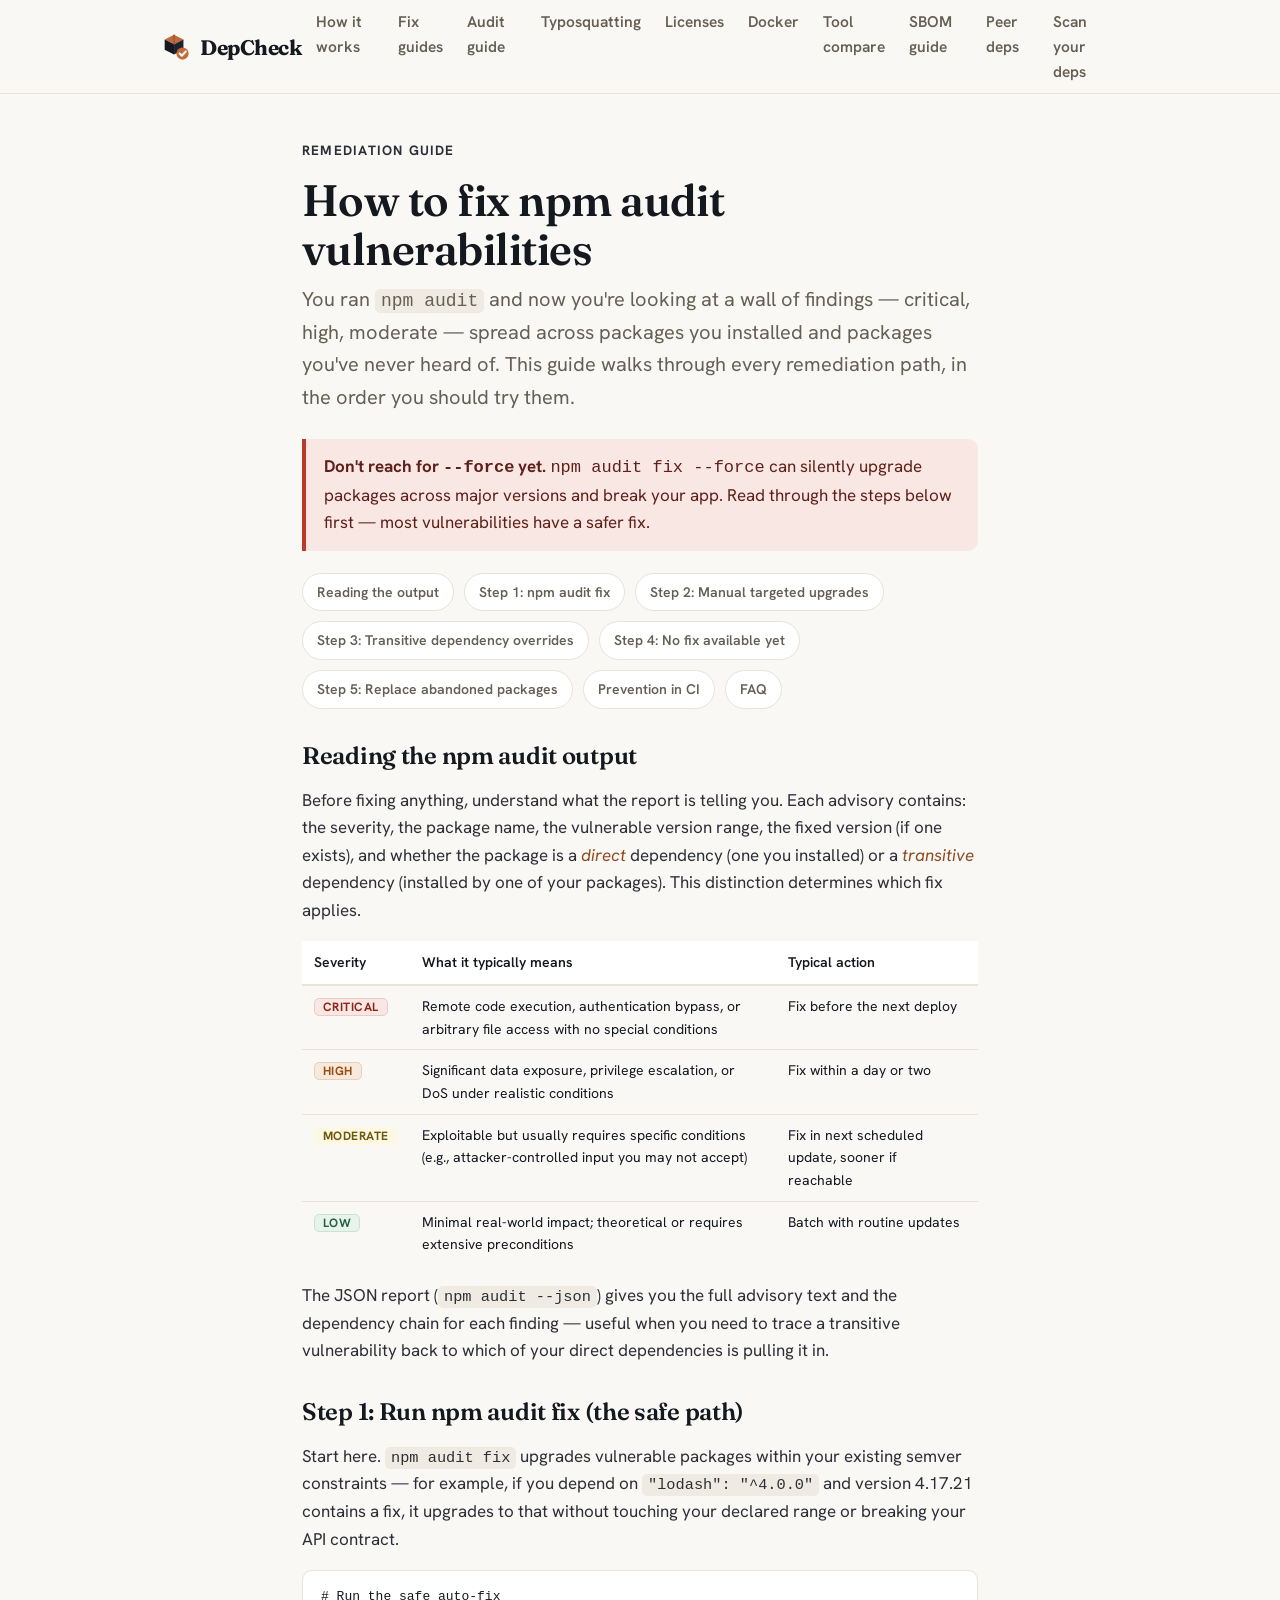
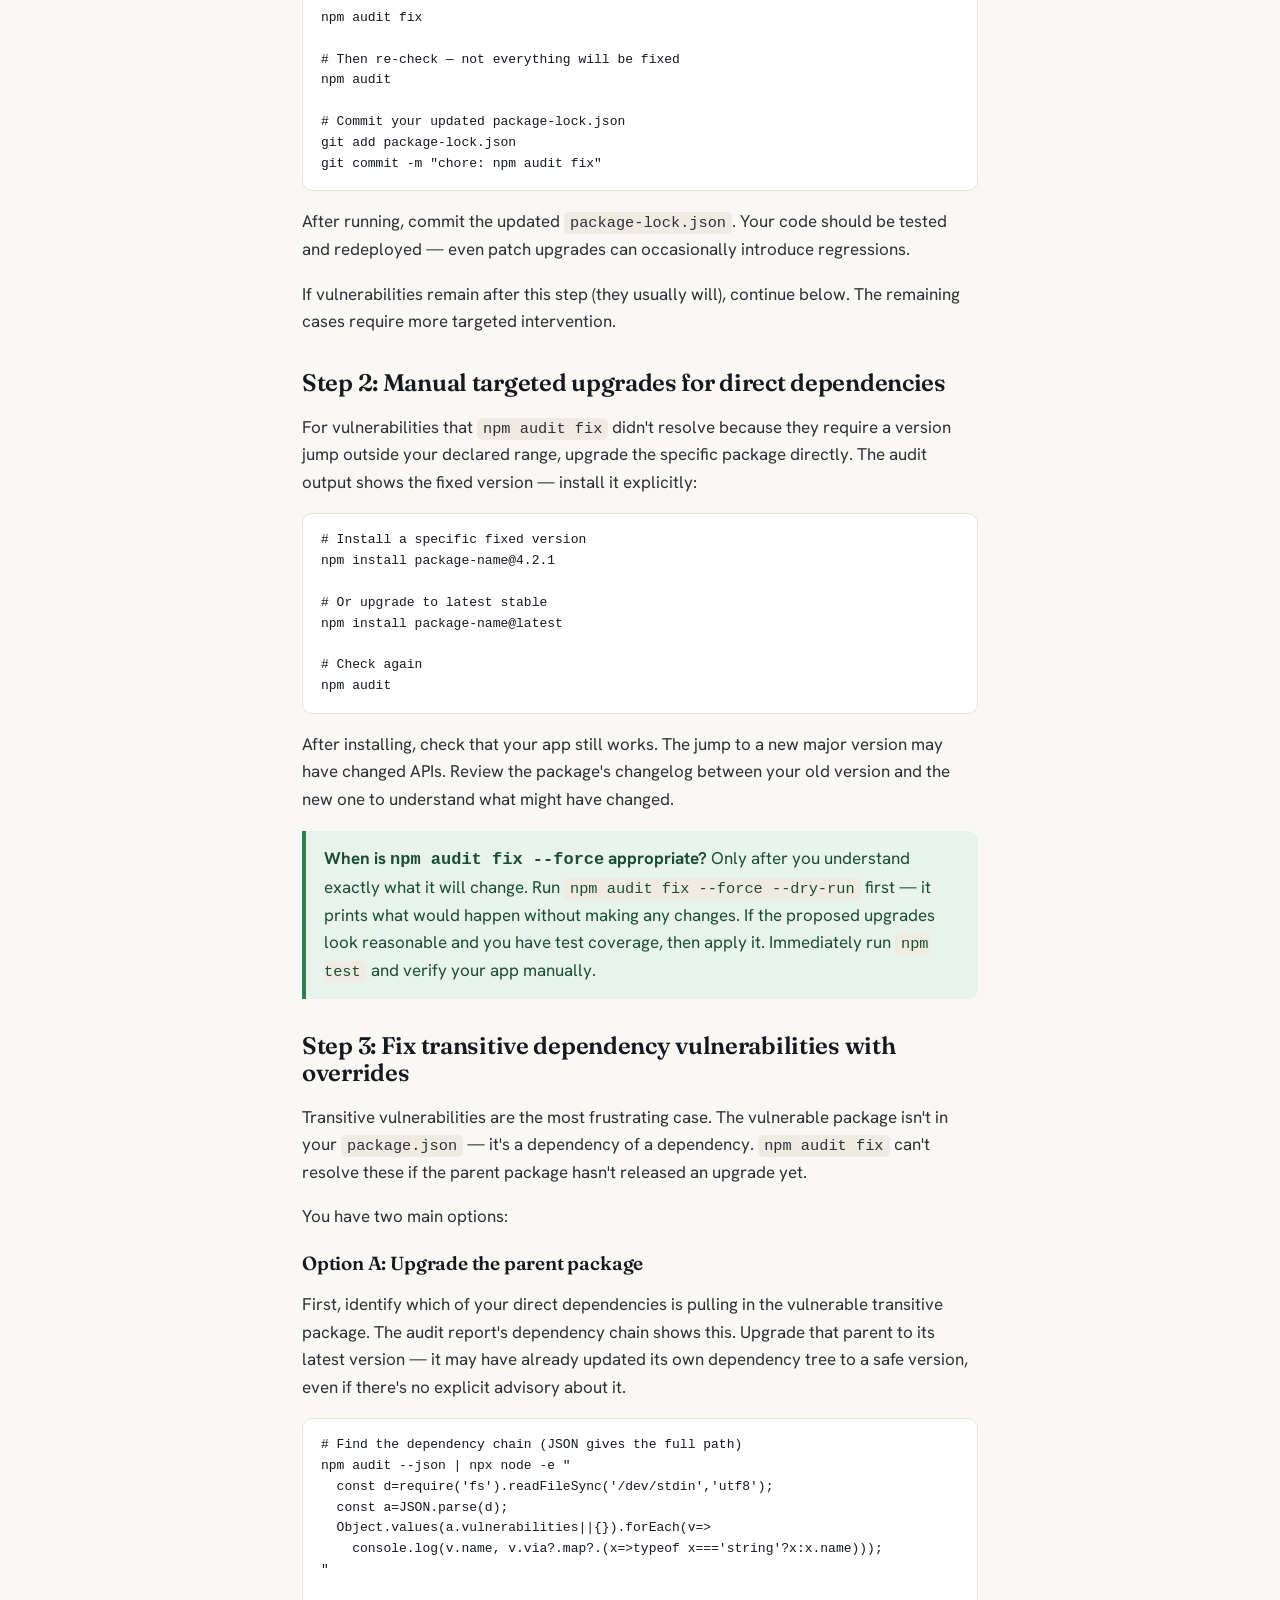
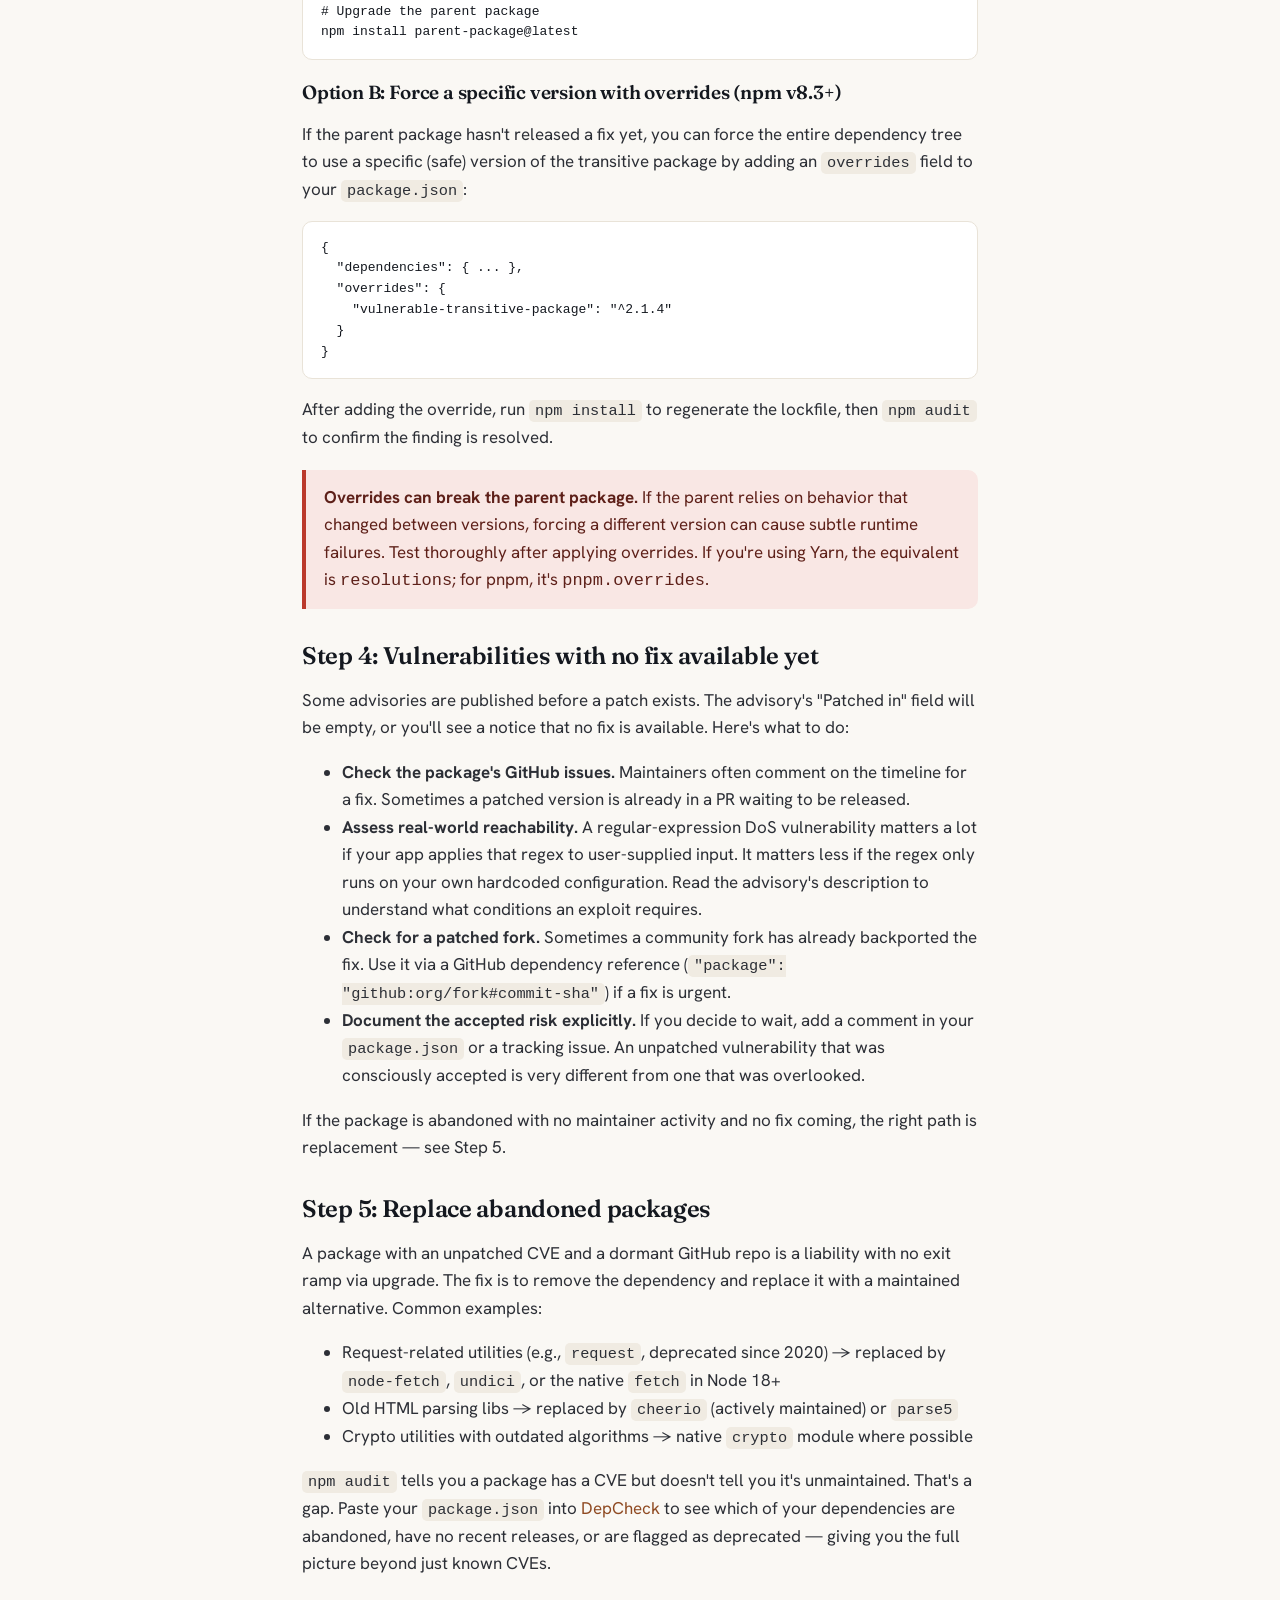
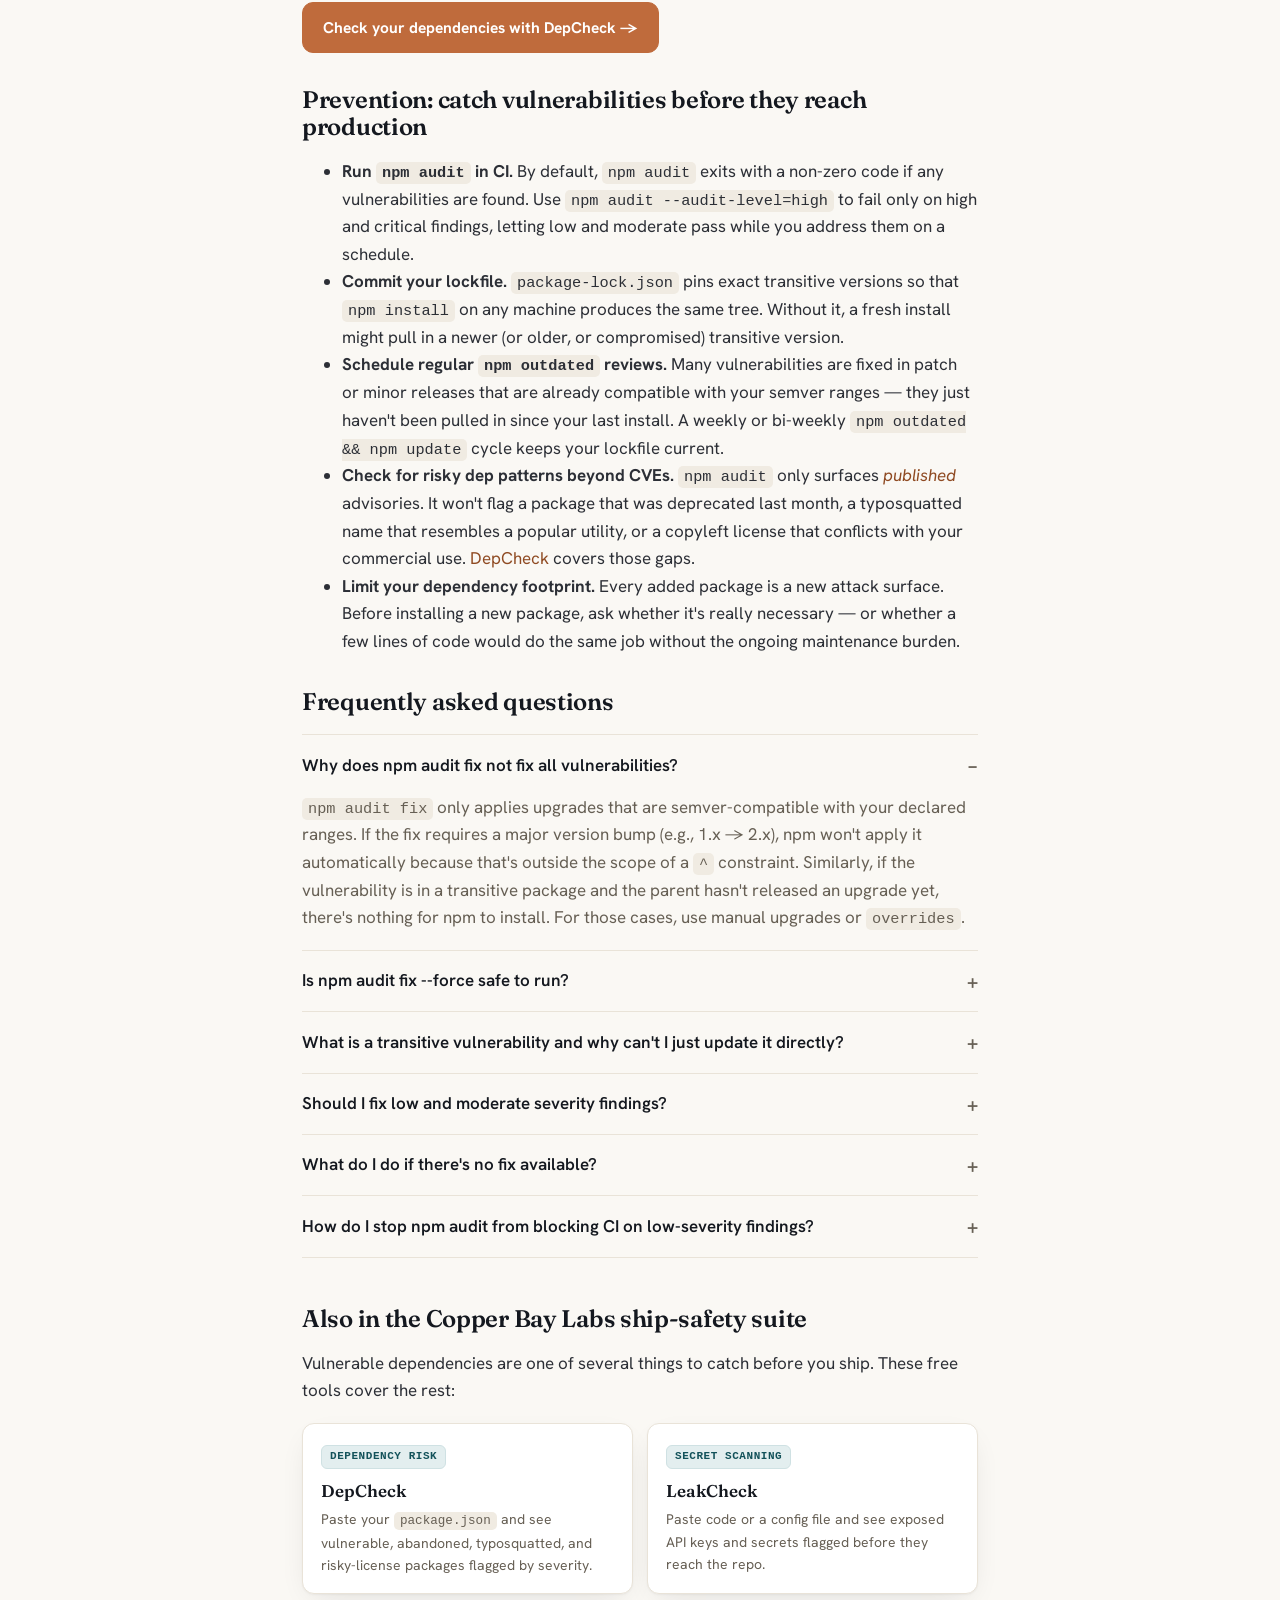
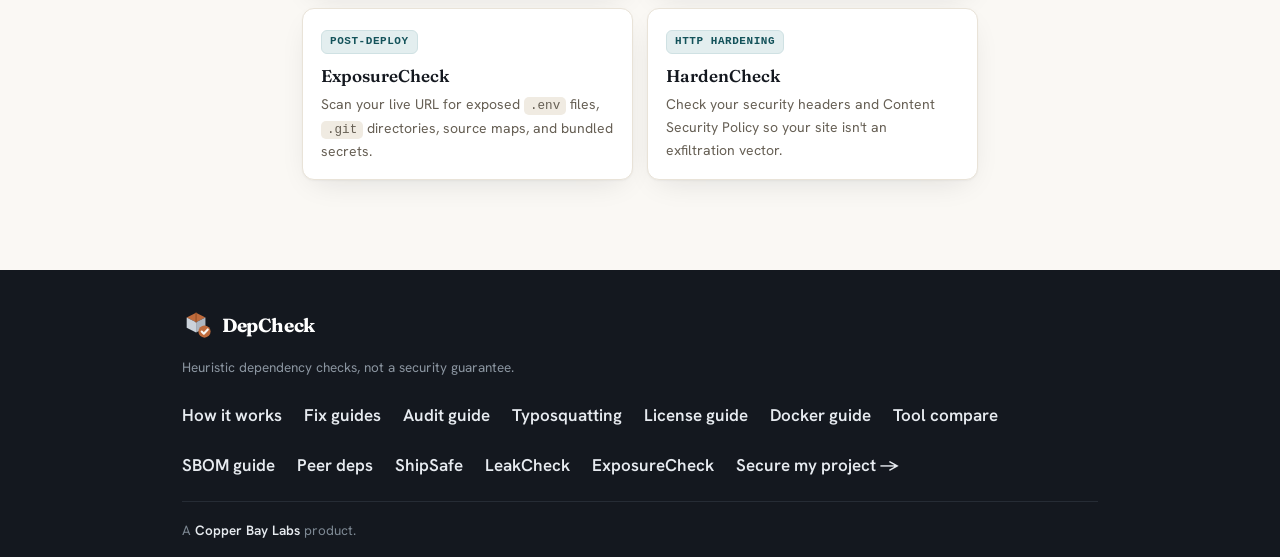
<file: guides/fix-npm-audit-vulnerabilities.html>
<!doctype html>
<html lang="en">
<head>
<meta charset="utf-8">
<meta name="viewport" content="width=device-width, initial-scale=1">
<title>How to Fix npm audit Vulnerabilities — Step-by-Step Remediation Guide</title>
<meta name="description" content="npm audit flagged vulnerabilities in your project. This guide covers every path to fixing them: npm audit fix, manual upgrades, transitive dependency overrides, and what to do when there's no patch yet.">
<link rel="canonical" href="https://labs.copperbaytech.com/depcheck/guides/fix-npm-audit-vulnerabilities.html">
<meta property="og:type" content="article">
<meta property="og:site_name" content="DepCheck">
<meta property="og:title" content="How to Fix npm audit Vulnerabilities — Step-by-Step Remediation Guide">
<meta property="og:description" content="From npm audit fix to transitive dependency overrides to knowing when to replace a package entirely — the complete remediation playbook.">
<meta property="og:url" content="https://labs.copperbaytech.com/depcheck/guides/fix-npm-audit-vulnerabilities.html">
<meta property="og:image" content="https://labs.copperbaytech.com/depcheck/og-image.png">
<meta property="og:image:width" content="1200">
<meta property="og:image:height" content="630">
<meta name="twitter:card" content="summary_large_image">
<meta name="theme-color" content="#faf8f4">
<link rel="icon" href="../favicon.svg" type="image/svg+xml">
<link rel="apple-touch-icon" href="../apple-touch-icon.png">
<link rel="preconnect" href="https://fonts.googleapis.com">
<link rel="preconnect" href="https://fonts.gstatic.com" crossorigin>
<link href="https://fonts.googleapis.com/css2?family=Fraunces:opsz,wght@9..144,500;9..144,600;9..144,700&family=Hanken+Grotesk:wght@400;500;600;700&display=swap" rel="stylesheet">
<script type="application/ld+json">
{"@context":"https://schema.org","@type":"TechArticle","headline":"How to Fix npm audit Vulnerabilities — Step-by-Step Remediation Guide","description":"Complete remediation playbook for npm audit findings: safe auto-fix, manual targeted upgrades, transitive dependency overrides with npm overrides, assessing vulnerabilities with no fix, and prevention in CI.","author":{"@type":"Organization","name":"Copper Bay Labs","url":"https://copperbaytech.com"},"publisher":{"@type":"Organization","name":"Copper Bay Labs","url":"https://copperbaytech.com"},"datePublished":"2026-06-15","dateModified":"2026-06-15","mainEntityOfPage":"https://labs.copperbaytech.com/depcheck/guides/fix-npm-audit-vulnerabilities.html","mainEntity":{"@type":"FAQPage","mainEntity":[{"@type":"Question","name":"Why does npm audit fix not fix all vulnerabilities?","acceptedAnswer":{"@type":"Answer","text":"npm audit fix only applies upgrades that are compatible with your existing semver ranges (e.g., if you have ^1.2.0, it will upgrade within the 1.x line but won't jump to 2.0.0). Vulnerabilities that require a major version bump, or that live in transitive dependencies that the parent package hasn't upgraded yet, are left unfixed. Use manual upgrades or the overrides field for those cases."}},{"@type":"Question","name":"Is npm audit fix --force safe to run?","acceptedAnswer":{"@type":"Answer","text":"Not without caution. --force allows npm to upgrade packages to major versions outside your stated ranges, which can introduce breaking API changes. Always run npm audit fix --force --dry-run first to see exactly what it intends to change, then run your full test suite after applying any force upgrade."}},{"@type":"Question","name":"What is a transitive vulnerability in npm audit?","acceptedAnswer":{"@type":"Answer","text":"A transitive vulnerability is in a package you didn't install directly — it's a dependency of one of your dependencies. You can't fix it by changing your own code; you have to either upgrade the parent package to a version that depends on the fixed transitive version, or force a specific version using the overrides field in package.json (npm v8.3+)."}},{"@type":"Question","name":"Should I fix low and moderate severity npm audit findings?","acceptedAnswer":{"@type":"Answer","text":"It depends on reachability. A moderate-severity vulnerability in a package that handles user-supplied input you actually accept warrants immediate attention. The same finding in a dev-only build tool that never runs in production can often wait for the next scheduled dependency update. Read the advisory to understand whether the attack requires specific conditions your app actually meets."}},{"@type":"Question","name":"What do I do if npm audit shows a vulnerability with no fix available?","acceptedAnswer":{"@type":"Answer","text":"First, check the package's GitHub issues for a timeline or a patched fork. Then assess real-world exploitability: does the vulnerable code path run in your app with user-controlled input? If the package is abandoned, look for a maintained alternative. If you accept the risk, document it explicitly so the decision is intentional rather than overlooked."}},{"@type":"Question","name":"How do I stop npm audit from blocking my CI on low-severity findings?","acceptedAnswer":{"@type":"Answer","text":"Pass the --audit-level flag to set the minimum severity that causes a non-zero exit code. For example, npm audit --audit-level=high exits with an error only for high and critical vulnerabilities, letting low and moderate findings pass CI without blocking the build."}}]}}
</script>
<link rel="stylesheet" href="../styles.css?v=1">
<style>
  .doc .lede{font-size:clamp(17px,2.3vw,20px);color:var(--muted)}
  .doc h2{scroll-margin-top:80px}
  .doc h3{font-family:"Fraunces",Georgia,serif;font-weight:600;font-size:19px;margin:22px 0 6px;letter-spacing:-.01em}
  .toc{display:flex;flex-wrap:wrap;gap:10px;margin:22px 0 6px;padding:0;list-style:none}
  .toc a{display:inline-block;background:var(--surface);border:1px solid var(--line);border-radius:999px;padding:7px 14px;font-size:14px;font-weight:600;color:var(--muted)}
  .toc a:hover{border-color:var(--bay);color:var(--ink);text-decoration:none}
  .callout.warn-callout{background:var(--fail-bg);border-left-color:var(--fail);color:#5e2019}
  .callout.tip-callout{background:var(--pass-bg);border-left-color:var(--pass);color:#1b4d30}
  .steps{margin:18px 0;padding-left:0;list-style:none;counter-reset:step}
  .steps>li{position:relative;padding:4px 0 20px 46px;counter-increment:step}
  .steps>li::before{content:counter(step);position:absolute;left:0;top:2px;width:30px;height:30px;border-radius:50%;background:var(--copper);color:#fff;font-weight:700;font-size:15px;display:flex;align-items:center;justify-content:center;font-family:"Fraunces",serif}
  .steps>li strong{display:block;margin-bottom:4px}
  .doc code.inline{font-family:ui-monospace,Menlo,Consolas,monospace;font-size:.9em;background:var(--line-2);padding:2px 6px;border-radius:5px}
  pre{background:var(--surface);border:1px solid var(--line);border-radius:10px;padding:16px 18px;overflow-x:auto;font-family:ui-monospace,Menlo,Consolas,monospace;font-size:13px;line-height:1.6;margin:12px 0}
  pre code{background:none;padding:0;font-size:inherit}
  .severity-table{width:100%;border-collapse:collapse;margin:16px 0;font-size:14px}
  .severity-table th{text-align:left;padding:10px 12px;background:var(--surface);border-bottom:2px solid var(--line);font-weight:600}
  .severity-table td{padding:9px 12px;border-bottom:1px solid var(--line);vertical-align:top}
  .severity-table tr:last-child td{border-bottom:none}
  .sev-badge{display:inline-block;padding:2px 8px;border-radius:5px;font-weight:700;font-size:12px;letter-spacing:.04em;text-transform:uppercase}
  .sev-critical{background:#fde8e4;color:#8b1a0a}
  .sev-high{background:#fdf0e4;color:#7a3b10}
  .sev-moderate{background:#fdf8e4;color:#6b580a}
  .sev-low{background:#f0f4f8;color:#3a4a5a}
  .suite{display:grid;grid-template-columns:repeat(auto-fit,minmax(220px,1fr));gap:14px;margin:18px 0 6px}
  .suite a{display:block;background:var(--surface);border:1px solid var(--line);border-radius:12px;padding:16px 18px;box-shadow:var(--shadow);transition:box-shadow .15s,transform .15s,border-color .15s}
  .suite a:hover{text-decoration:none;box-shadow:var(--shadow-lift);transform:translateY(-2px);border-color:var(--line-2)}
  .suite .s-name{font-family:"Fraunces",serif;font-weight:600;font-size:17px;color:var(--ink);display:block;margin:0 0 4px}
  .suite p{color:var(--muted);font-size:14px;margin:0}
  .suite .s-tag{display:inline-block;margin-bottom:8px;font-family:ui-monospace,Menlo,Consolas,monospace;font-size:11px;font-weight:700;letter-spacing:.05em;text-transform:uppercase;color:var(--bay);background:var(--bay-tint,#e8f4f6);border:1px solid #cfe1e3;border-radius:6px;padding:2px 8px}
  .faq-section{margin:18px 0}
  .faq-section details{border-bottom:1px solid var(--line);padding:14px 0}
  .faq-section details:first-child{border-top:1px solid var(--line)}
  .faq-section summary{font-weight:600;cursor:pointer;list-style:none;display:flex;justify-content:space-between;align-items:center;gap:12px}
  .faq-section summary::-webkit-details-marker{display:none}
  .faq-section summary::after{content:"+";font-size:20px;color:var(--muted);flex-shrink:0}
  .faq-section details[open] summary::after{content:"\2212"}
  .faq-section details p,.faq-section details ul{margin:12px 0 4px;color:var(--muted)}
</style>
</head>
<body>
<a class="skip" href="#main">Skip to main content</a>

<header class="masthead" role="banner">
  <div class="wrap hdr-bar">
    <a class="brand" href="../" aria-label="DepCheck — go to homepage">
      <svg class="mark" viewBox="0 0 64 64" aria-hidden="true">
        <path d="M30 6 50 16 30 26 10 16 Z" fill="#bf6b3c"/>
        <path d="M10 16 30 26 30 48 10 38 Z" fill="#14181f"/>
        <path d="M50 16 30 26 30 48 50 38 Z" fill="#1d222b"/>
        <path d="M30 6 30 26" stroke="#8f4a22" stroke-width="2" stroke-linecap="round"/>
        <circle cx="48" cy="46" r="13" fill="#bf6b3c"/>
        <path d="M42 46 46.5 50.5 55 41.5" fill="none" stroke="#faf8f4" stroke-width="4.5" stroke-linecap="round" stroke-linejoin="round"/>
      </svg>
      <span class="wordmark">DepCheck</span>
    </a>
    <nav class="nav" aria-label="Primary navigation">
      <a href="../about.html">How it works</a>
      <a href="fix-npm-audit-vulnerabilities.html">Fix guides</a>
      <a href="audit-npm-packages-security.html">Audit guide</a>
      <a href="npm-typosquatting-how-to-detect.html">Typosquatting</a>
      <a href="npm-license-compliance.html">Licenses</a>
      <a href="audit-node-docker-vulnerabilities.html">Docker</a>
      <a href="npm-audit-vs-snyk-vs-dependabot.html">Tool compare</a>
      <a href="npm-sbom-cyclonedx-spdx.html">SBOM guide</a>
      <a href="npm-peer-dependency-conflicts.html">Peer deps</a>
      <a href="../">Scan your deps</a>
    </nav>
  </div>
</header>

<main id="main">
<article class="doc">
  <div class="wrap narrow">
    <p class="eyebrow" style="text-align:left">Remediation guide</p>
    <h1>How to fix npm audit vulnerabilities</h1>
    <p class="lede">You ran <code class="inline">npm audit</code> and now you're looking at a wall of findings — critical, high, moderate — spread across packages you installed and packages you've never heard of. This guide walks through every remediation path, in the order you should try them.</p>

    <div class="callout warn-callout">
      <strong>Don't reach for <code style="color:inherit">--force</code> yet.</strong> <code style="color:inherit">npm audit fix --force</code> can silently upgrade packages across major versions and break your app. Read through the steps below first — most vulnerabilities have a safer fix.
    </div>

    <ul class="toc" aria-label="On this page">
      <li><a href="#reading-output">Reading the output</a></li>
      <li><a href="#audit-fix">Step 1: npm audit fix</a></li>
      <li><a href="#manual-upgrades">Step 2: Manual targeted upgrades</a></li>
      <li><a href="#transitive">Step 3: Transitive dependency overrides</a></li>
      <li><a href="#no-fix">Step 4: No fix available yet</a></li>
      <li><a href="#replace">Step 5: Replace abandoned packages</a></li>
      <li><a href="#prevention">Prevention in CI</a></li>
      <li><a href="#faq">FAQ</a></li>
    </ul>

    <h2 id="reading-output">Reading the npm audit output</h2>
    <p>Before fixing anything, understand what the report is telling you. Each advisory contains: the severity, the package name, the vulnerable version range, the fixed version (if one exists), and whether the package is a <em>direct</em> dependency (one you installed) or a <em>transitive</em> dependency (installed by one of your packages). This distinction determines which fix applies.</p>

    <table class="severity-table">
      <thead><tr><th>Severity</th><th>What it typically means</th><th>Typical action</th></tr></thead>
      <tbody>
        <tr><td><span class="sev-badge sev-critical">Critical</span></td><td>Remote code execution, authentication bypass, or arbitrary file access with no special conditions</td><td>Fix before the next deploy</td></tr>
        <tr><td><span class="sev-badge sev-high">High</span></td><td>Significant data exposure, privilege escalation, or DoS under realistic conditions</td><td>Fix within a day or two</td></tr>
        <tr><td><span class="sev-badge sev-moderate">Moderate</span></td><td>Exploitable but usually requires specific conditions (e.g., attacker-controlled input you may not accept)</td><td>Fix in next scheduled update, sooner if reachable</td></tr>
        <tr><td><span class="sev-badge sev-low">Low</span></td><td>Minimal real-world impact; theoretical or requires extensive preconditions</td><td>Batch with routine updates</td></tr>
      </tbody>
    </table>

    <p>The JSON report (<code class="inline">npm audit --json</code>) gives you the full advisory text and the dependency chain for each finding — useful when you need to trace a transitive vulnerability back to which of your direct dependencies is pulling it in.</p>

    <h2 id="audit-fix">Step 1: Run npm audit fix (the safe path)</h2>
    <p>Start here. <code class="inline">npm audit fix</code> upgrades vulnerable packages within your existing semver constraints — for example, if you depend on <code class="inline">"lodash": "^4.0.0"</code> and version 4.17.21 contains a fix, it upgrades to that without touching your declared range or breaking your API contract.</p>
    <pre><code># Run the safe auto-fix
npm audit fix

# Then re-check — not everything will be fixed
npm audit

# Commit your updated package-lock.json
git add package-lock.json
git commit -m "chore: npm audit fix"</code></pre>
    <p>After running, commit the updated <code class="inline">package-lock.json</code>. Your code should be tested and redeployed — even patch upgrades can occasionally introduce regressions.</p>
    <p>If vulnerabilities remain after this step (they usually will), continue below. The remaining cases require more targeted intervention.</p>

    <h2 id="manual-upgrades">Step 2: Manual targeted upgrades for direct dependencies</h2>
    <p>For vulnerabilities that <code class="inline">npm audit fix</code> didn't resolve because they require a version jump outside your declared range, upgrade the specific package directly. The audit output shows the fixed version — install it explicitly:</p>
    <pre><code># Install a specific fixed version
npm install package-name@4.2.1

# Or upgrade to latest stable
npm install package-name@latest

# Check again
npm audit</code></pre>
    <p>After installing, check that your app still works. The jump to a new major version may have changed APIs. Review the package's changelog between your old version and the new one to understand what might have changed.</p>
    <div class="callout tip-callout">
      <strong>When is <code style="color:inherit">npm audit fix --force</code> appropriate?</strong> Only after you understand exactly what it will change. Run <code class="inline">npm audit fix --force --dry-run</code> first — it prints what would happen without making any changes. If the proposed upgrades look reasonable and you have test coverage, then apply it. Immediately run <code class="inline">npm test</code> and verify your app manually.
    </div>

    <h2 id="transitive">Step 3: Fix transitive dependency vulnerabilities with overrides</h2>
    <p>Transitive vulnerabilities are the most frustrating case. The vulnerable package isn't in your <code class="inline">package.json</code> — it's a dependency of a dependency. <code class="inline">npm audit fix</code> can't resolve these if the parent package hasn't released an upgrade yet.</p>
    <p>You have two main options:</p>

    <h3>Option A: Upgrade the parent package</h3>
    <p>First, identify which of your direct dependencies is pulling in the vulnerable transitive package. The audit report's dependency chain shows this. Upgrade that parent to its latest version — it may have already updated its own dependency tree to a safe version, even if there's no explicit advisory about it.</p>
    <pre><code># Find the dependency chain (JSON gives the full path)
npm audit --json | npx node -e "
  const d=require('fs').readFileSync('/dev/stdin','utf8');
  const a=JSON.parse(d);
  Object.values(a.vulnerabilities||{}).forEach(v=>
    console.log(v.name, v.via?.map?.(x=>typeof x==='string'?x:x.name)));
"

# Upgrade the parent package
npm install parent-package@latest</code></pre>

    <h3>Option B: Force a specific version with overrides (npm v8.3+)</h3>
    <p>If the parent package hasn't released a fix yet, you can force the entire dependency tree to use a specific (safe) version of the transitive package by adding an <code class="inline">overrides</code> field to your <code class="inline">package.json</code>:</p>
    <pre><code>{
  "dependencies": { ... },
  "overrides": {
    "vulnerable-transitive-package": "^2.1.4"
  }
}
</code></pre>
    <p>After adding the override, run <code class="inline">npm install</code> to regenerate the lockfile, then <code class="inline">npm audit</code> to confirm the finding is resolved.</p>
    <div class="callout warn-callout">
      <strong>Overrides can break the parent package.</strong> If the parent relies on behavior that changed between versions, forcing a different version can cause subtle runtime failures. Test thoroughly after applying overrides. If you're using Yarn, the equivalent is <code style="color:inherit">resolutions</code>; for pnpm, it's <code style="color:inherit">pnpm.overrides</code>.
    </div>

    <h2 id="no-fix">Step 4: Vulnerabilities with no fix available yet</h2>
    <p>Some advisories are published before a patch exists. The advisory's "Patched in" field will be empty, or you'll see a notice that no fix is available. Here's what to do:</p>
    <ul>
      <li><strong>Check the package's GitHub issues.</strong> Maintainers often comment on the timeline for a fix. Sometimes a patched version is already in a PR waiting to be released.</li>
      <li><strong>Assess real-world reachability.</strong> A regular-expression DoS vulnerability matters a lot if your app applies that regex to user-supplied input. It matters less if the regex only runs on your own hardcoded configuration. Read the advisory's description to understand what conditions an exploit requires.</li>
      <li><strong>Check for a patched fork.</strong> Sometimes a community fork has already backported the fix. Use it via a GitHub dependency reference (<code class="inline">"package": "github:org/fork#commit-sha"</code>) if a fix is urgent.</li>
      <li><strong>Document the accepted risk explicitly.</strong> If you decide to wait, add a comment in your <code class="inline">package.json</code> or a tracking issue. An unpatched vulnerability that was consciously accepted is very different from one that was overlooked.</li>
    </ul>
    <p>If the package is abandoned with no maintainer activity and no fix coming, the right path is replacement — see Step 5.</p>

    <h2 id="replace">Step 5: Replace abandoned packages</h2>
    <p>A package with an unpatched CVE and a dormant GitHub repo is a liability with no exit ramp via upgrade. The fix is to remove the dependency and replace it with a maintained alternative. Common examples:</p>
    <ul>
      <li>Request-related utilities (e.g., <code class="inline">request</code>, deprecated since 2020) → replaced by <code class="inline">node-fetch</code>, <code class="inline">undici</code>, or the native <code class="inline">fetch</code> in Node 18+</li>
      <li>Old HTML parsing libs → replaced by <code class="inline">cheerio</code> (actively maintained) or <code class="inline">parse5</code></li>
      <li>Crypto utilities with outdated algorithms → native <code class="inline">crypto</code> module where possible</li>
    </ul>
    <p><code class="inline">npm audit</code> tells you a package has a CVE but doesn't tell you it's unmaintained. That's a gap. Paste your <code class="inline">package.json</code> into <a href="../">DepCheck</a> to see which of your dependencies are abandoned, have no recent releases, or are flagged as deprecated — giving you the full picture beyond just known CVEs.</p>

    <p style="margin:24px 0 8px"><a class="btn primary" href="../">Check your dependencies with DepCheck &rarr;</a></p>

    <h2 id="prevention">Prevention: catch vulnerabilities before they reach production</h2>
    <ul>
      <li><strong>Run <code class="inline">npm audit</code> in CI.</strong> By default, <code class="inline">npm audit</code> exits with a non-zero code if any vulnerabilities are found. Use <code class="inline">npm audit --audit-level=high</code> to fail only on high and critical findings, letting low and moderate pass while you address them on a schedule.</li>
      <li><strong>Commit your lockfile.</strong> <code class="inline">package-lock.json</code> pins exact transitive versions so that <code class="inline">npm install</code> on any machine produces the same tree. Without it, a fresh install might pull in a newer (or older, or compromised) transitive version.</li>
      <li><strong>Schedule regular <code class="inline">npm outdated</code> reviews.</strong> Many vulnerabilities are fixed in patch or minor releases that are already compatible with your semver ranges — they just haven't been pulled in since your last install. A weekly or bi-weekly <code class="inline">npm outdated &amp;&amp; npm update</code> cycle keeps your lockfile current.</li>
      <li><strong>Check for risky dep patterns beyond CVEs.</strong> <code class="inline">npm audit</code> only surfaces <em>published</em> advisories. It won't flag a package that was deprecated last month, a typosquatted name that resembles a popular utility, or a copyleft license that conflicts with your commercial use. <a href="../">DepCheck</a> covers those gaps.</li>
      <li><strong>Limit your dependency footprint.</strong> Every added package is a new attack surface. Before installing a new package, ask whether it's really necessary — or whether a few lines of code would do the same job without the ongoing maintenance burden.</li>
    </ul>

    <h2 id="faq">Frequently asked questions</h2>
    <div class="faq-section">
      <details open>
        <summary>Why does npm audit fix not fix all vulnerabilities?</summary>
        <p><code class="inline">npm audit fix</code> only applies upgrades that are semver-compatible with your declared ranges. If the fix requires a major version bump (e.g., 1.x → 2.x), npm won't apply it automatically because that's outside the scope of a <code class="inline">^</code> constraint. Similarly, if the vulnerability is in a transitive package and the parent hasn't released an upgrade yet, there's nothing for npm to install. For those cases, use manual upgrades or <code class="inline">overrides</code>.</p>
      </details>
      <details>
        <summary>Is npm audit fix --force safe to run?</summary>
        <p>Only with caution. <code class="inline">--force</code> allows npm to upgrade packages beyond your semver constraints, including major version bumps that can introduce breaking API changes. Before using it, run <code class="inline">npm audit fix --force --dry-run</code> to preview the changes. After applying, run your test suite in full — at a minimum, verify the app starts and the critical paths work.</p>
      </details>
      <details>
        <summary>What is a transitive vulnerability and why can't I just update it directly?</summary>
        <p>A transitive (or indirect) dependency is a package installed by one of your dependencies — not something you added yourself. Because it's not in your <code class="inline">package.json</code>, running <code class="inline">npm install vulnerable-package@safe-version</code> won't work — npm won't treat it as your dependency. You either upgrade the parent package that pulls it in, or force a specific version using the <code class="inline">overrides</code> field.</p>
      </details>
      <details>
        <summary>Should I fix low and moderate severity findings?</summary>
        <p>It depends on whether the vulnerability is reachable in your app. A moderate-severity prototype pollution vulnerability matters if the library processes JSON from an untrusted source; it matters far less in a dev-only CLI tool that only runs locally. Read the advisory to understand the attack conditions. As a general rule: fix anything reachable by user input regardless of severity, and batch non-reachable low/moderate findings into routine updates.</p>
      </details>
      <details>
        <summary>What do I do if there's no fix available?</summary>
        <p>Check the package's GitHub issues for a patch timeline or a community fork with the fix backported. Assess whether your app actually exercises the vulnerable code path. If the package is abandoned, find a maintained replacement. If you decide to live with the risk temporarily, document that decision explicitly so it doesn't get lost. Don't just silence the warning with <code class="inline">npm audit --omit=optional</code> and move on.</p>
      </details>
      <details>
        <summary>How do I stop npm audit from blocking CI on low-severity findings?</summary>
        <p>Use the <code class="inline">--audit-level</code> flag: <code class="inline">npm audit --audit-level=high</code> exits non-zero only for high and critical vulnerabilities. Low and moderate findings will appear in the report output but won't fail the build. This lets you maintain CI hygiene while addressing lower-severity issues on a scheduled cadence.</p>
      </details>
    </div>

    <h2 style="margin-top:48px">Also in the Copper Bay Labs ship-safety suite</h2>
    <p>Vulnerable dependencies are one of several things to catch before you ship. These free tools cover the rest:</p>
    <div class="suite">
      <a href="../">
        <span class="s-tag">Dependency risk</span>
        <span class="s-name">DepCheck</span>
        <p>Paste your <code class="inline">package.json</code> and see vulnerable, abandoned, typosquatted, and risky-license packages flagged by severity.</p>
      </a>
      <a href="https://labs.copperbaytech.com/leakcheck/" target="_blank" rel="noopener noreferrer">
        <span class="s-tag">Secret scanning</span>
        <span class="s-name">LeakCheck</span>
        <p>Paste code or a config file and see exposed API keys and secrets flagged before they reach the repo.</p>
      </a>
      <a href="https://labs.copperbaytech.com/exposurecheck/" target="_blank" rel="noopener noreferrer">
        <span class="s-tag">Post-deploy</span>
        <span class="s-name">ExposureCheck</span>
        <p>Scan your live URL for exposed <code class="inline">.env</code> files, <code class="inline">.git</code> directories, source maps, and bundled secrets.</p>
      </a>
      <a href="https://labs.copperbaytech.com/hardencheck/" target="_blank" rel="noopener noreferrer">
        <span class="s-tag">HTTP hardening</span>
        <span class="s-name">HardenCheck</span>
        <p>Check your security headers and Content Security Policy so your site isn't an exfiltration vector.</p>
      </a>
    </div>
  </div>
</article>
</main>

<footer class="footer" role="contentinfo">
  <div class="wrap foot">
    <div>
      <a class="brand small" href="../" aria-label="DepCheck — homepage">
        <svg class="mark" viewBox="0 0 64 64" aria-hidden="true">
          <path d="M30 6 50 16 30 26 10 16 Z" fill="#bf6b3c"/>
          <path d="M10 16 30 26 30 48 10 38 Z" fill="#cbd2da"/>
          <path d="M50 16 30 26 30 48 50 38 Z" fill="#aeb6c0"/>
          <path d="M30 6 30 26" stroke="#8f4a22" stroke-width="2" stroke-linecap="round"/>
          <circle cx="48" cy="46" r="13" fill="#bf6b3c"/>
          <path d="M42 46 46.5 50.5 55 41.5" fill="none" stroke="#faf8f4" stroke-width="4.5" stroke-linecap="round" stroke-linejoin="round"/>
        </svg>
        <span class="wordmark">DepCheck</span>
      </a>
      <p class="fine">Heuristic dependency checks, not a security guarantee.</p>
    </div>
    <nav class="foot-nav" aria-label="Footer navigation">
      <a href="../about.html">How it works</a>
      <a href="fix-npm-audit-vulnerabilities.html">Fix guides</a>
      <a href="audit-npm-packages-security.html">Audit guide</a>
      <a href="npm-typosquatting-how-to-detect.html">Typosquatting</a>
      <a href="npm-license-compliance.html">License guide</a>
      <a href="audit-node-docker-vulnerabilities.html">Docker guide</a>
      <a href="npm-audit-vs-snyk-vs-dependabot.html">Tool compare</a>
      <a href="npm-sbom-cyclonedx-spdx.html">SBOM guide</a>
      <a href="npm-peer-dependency-conflicts.html">Peer deps</a>
      <a href="https://labs.copperbaytech.com/shipsafe/" target="_blank" rel="noopener noreferrer">ShipSafe</a>
      <a href="https://labs.copperbaytech.com/leakcheck/" target="_blank" rel="noopener noreferrer">LeakCheck</a>
      <a href="https://labs.copperbaytech.com/exposurecheck/" target="_blank" rel="noopener noreferrer">ExposureCheck</a>
      <a href="https://copperbaytech.com" target="_blank" rel="noopener noreferrer">Secure my project &rarr;</a>
    </nav>
  </div>
  <div class="wrap">
    <p class="madeby">A <a href="https://copperbaytech.com" target="_blank" rel="noopener noreferrer">Copper Bay Labs</a> product.</p>
  </div>
</footer>
</body>
</html>
</file>
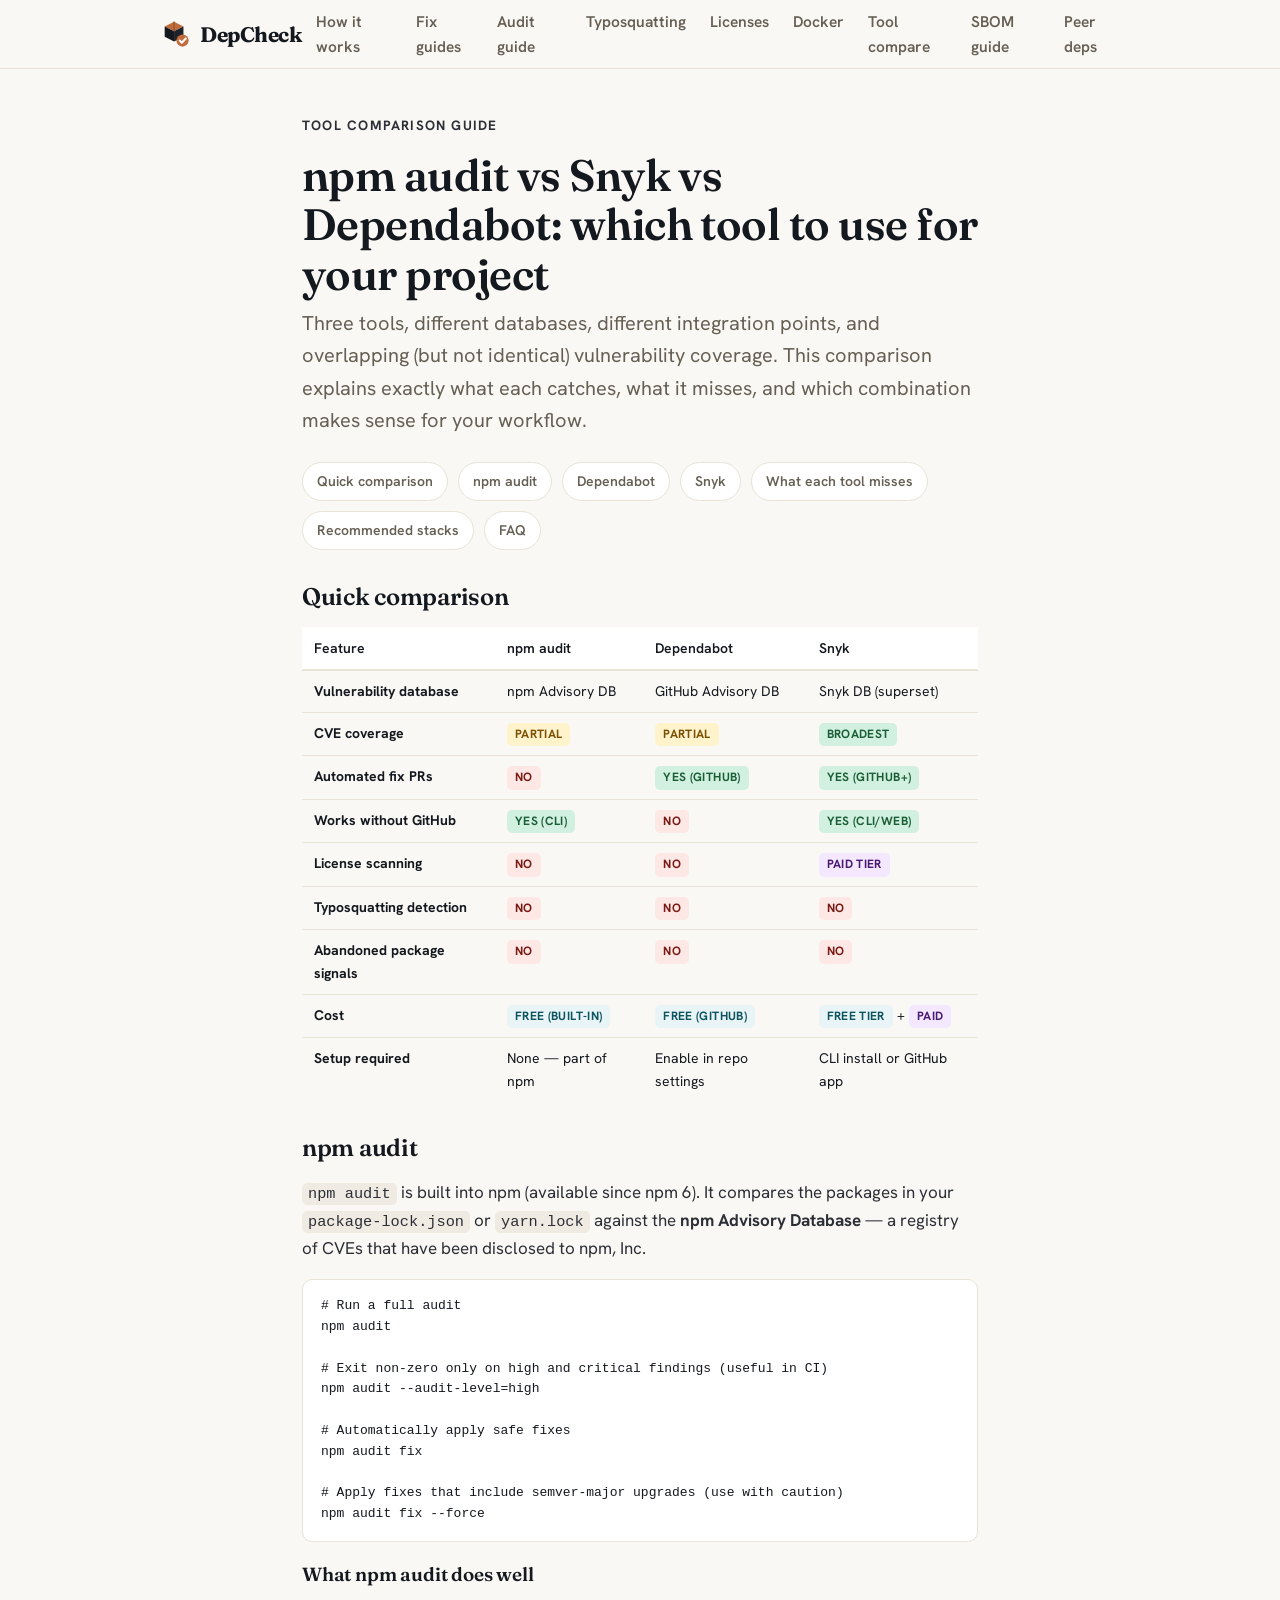
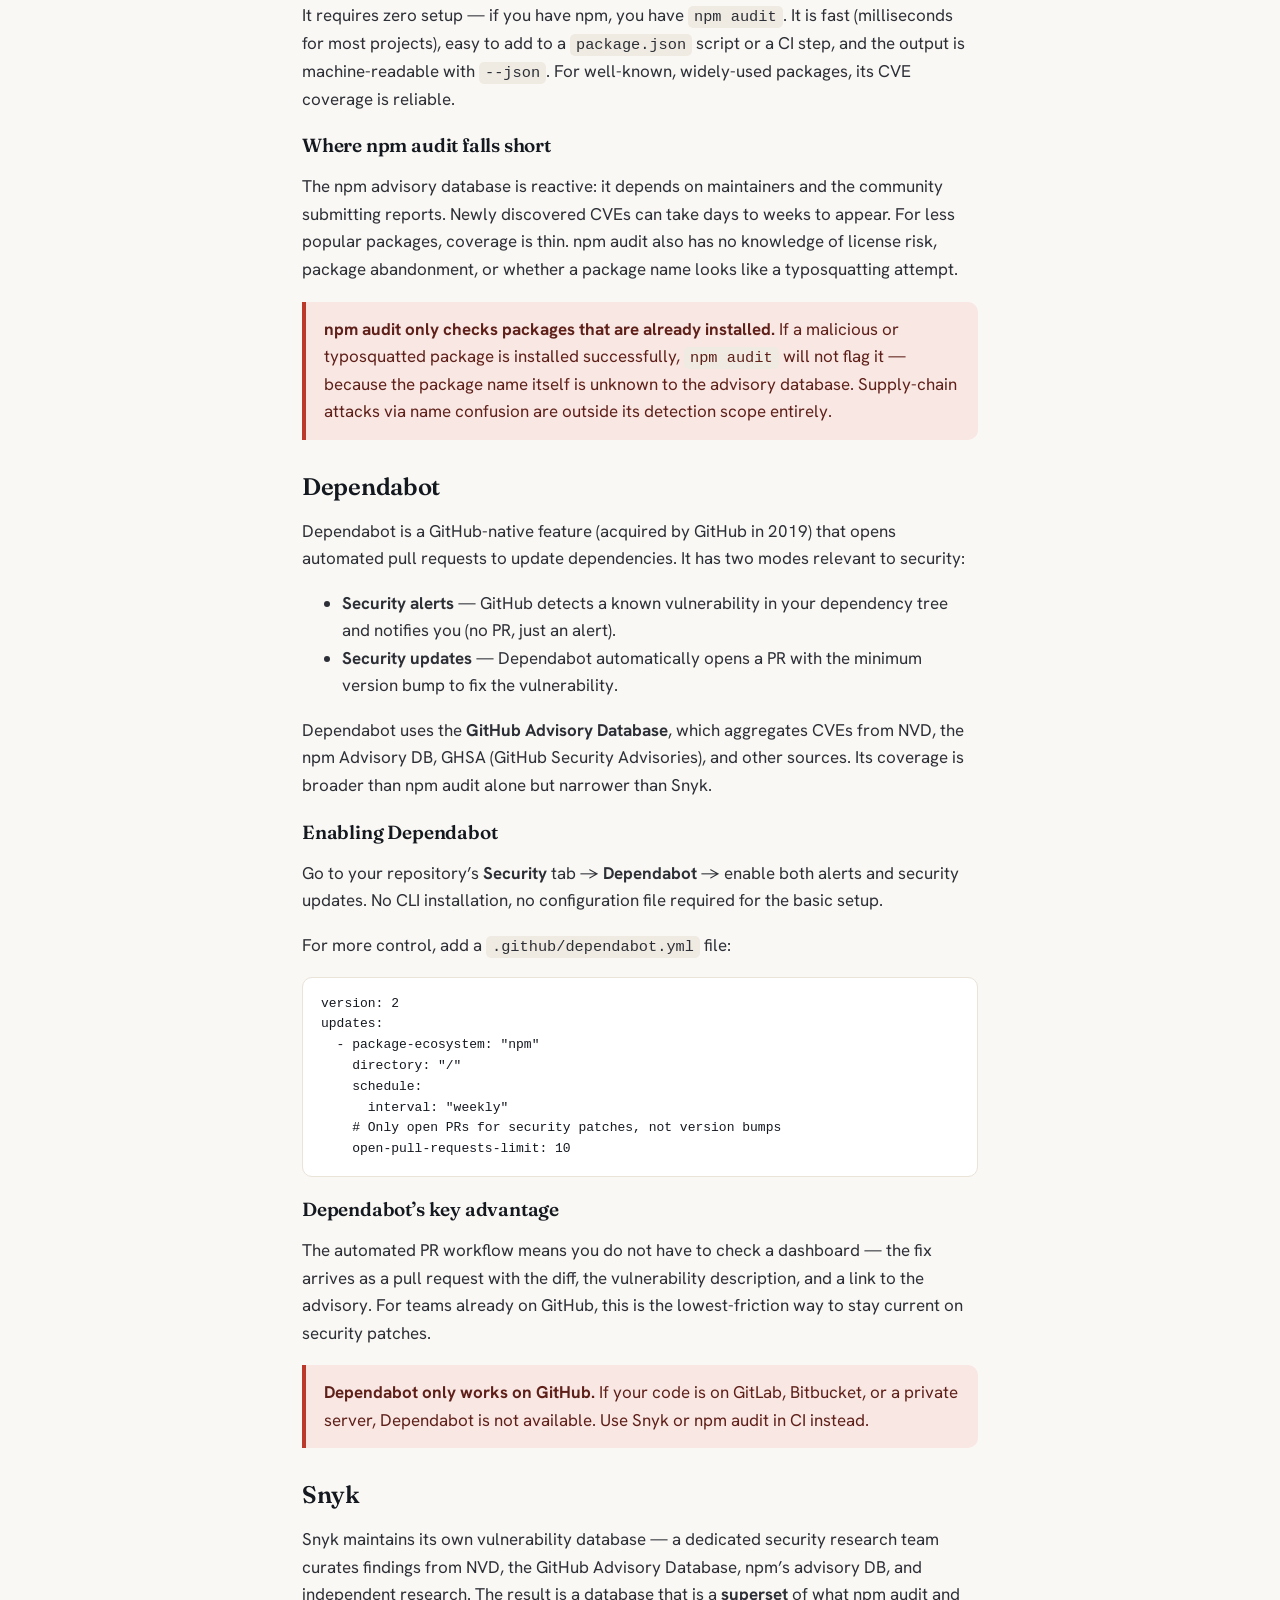
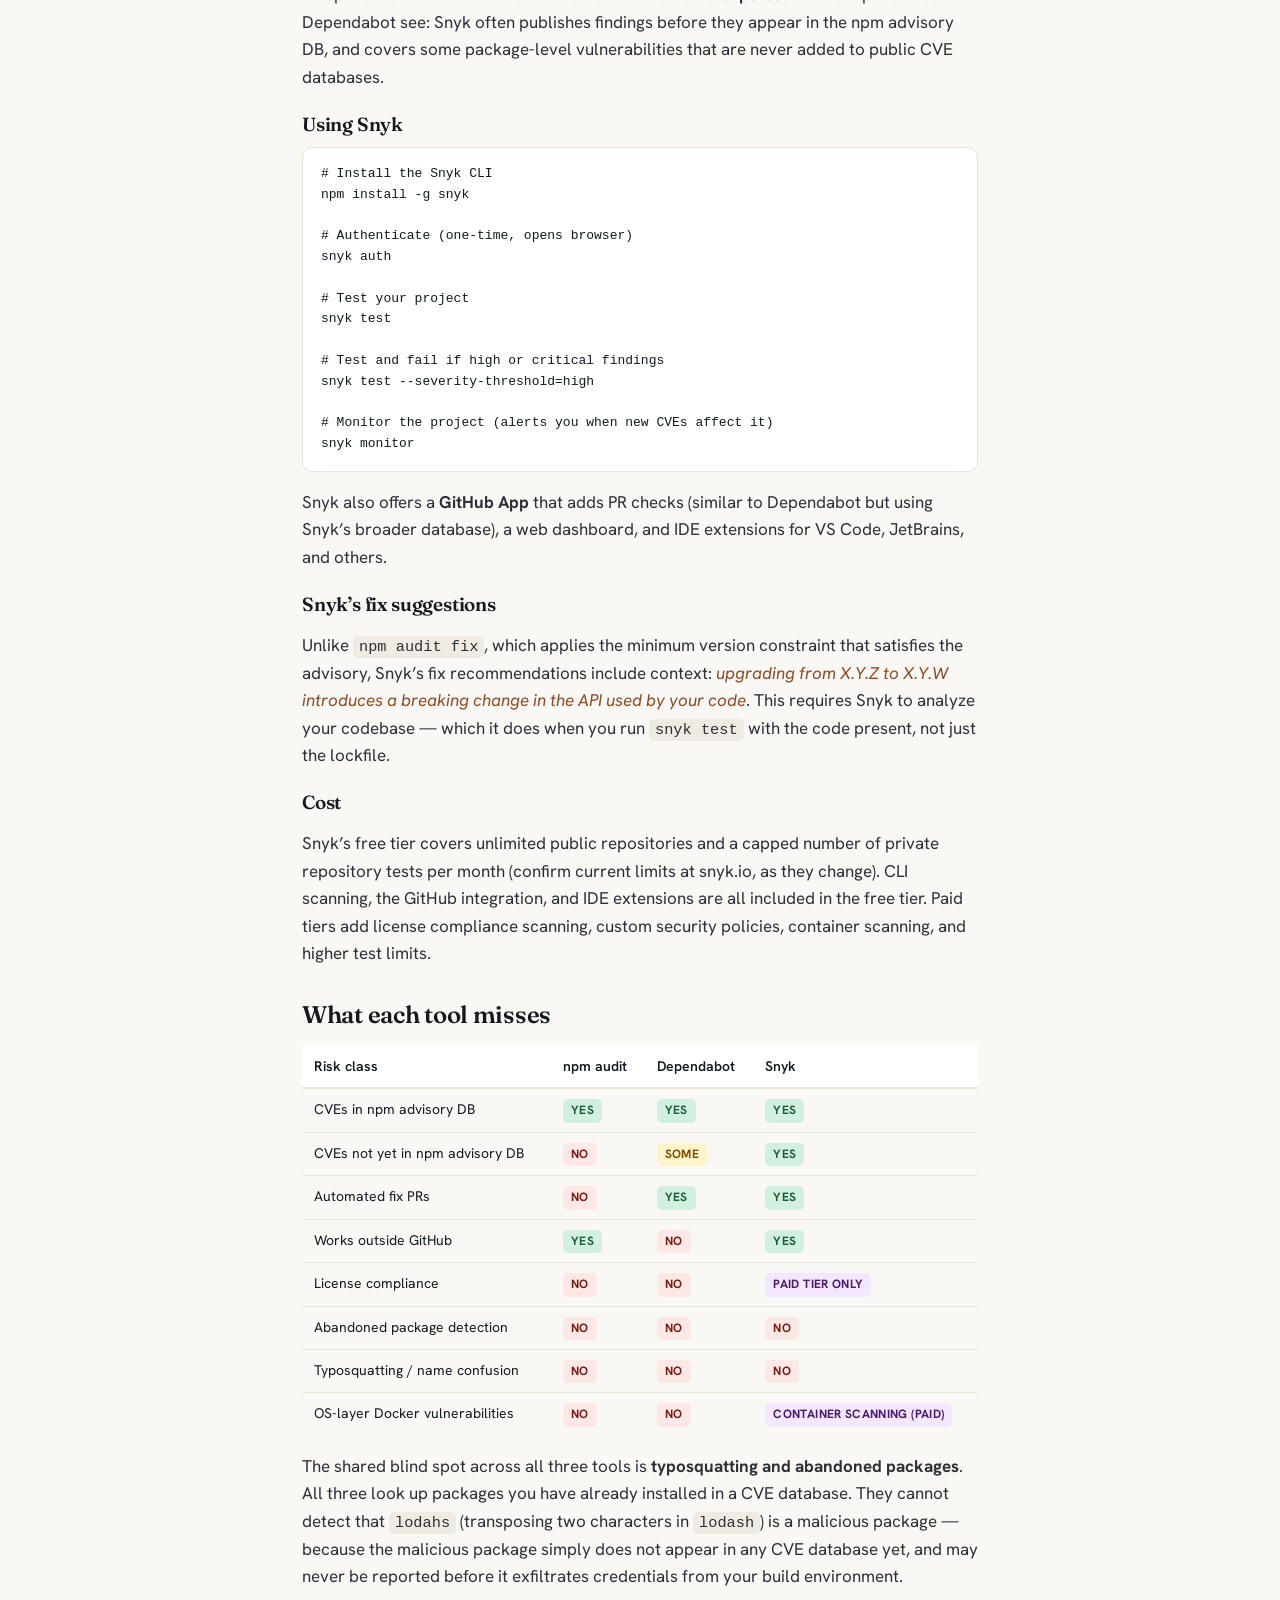
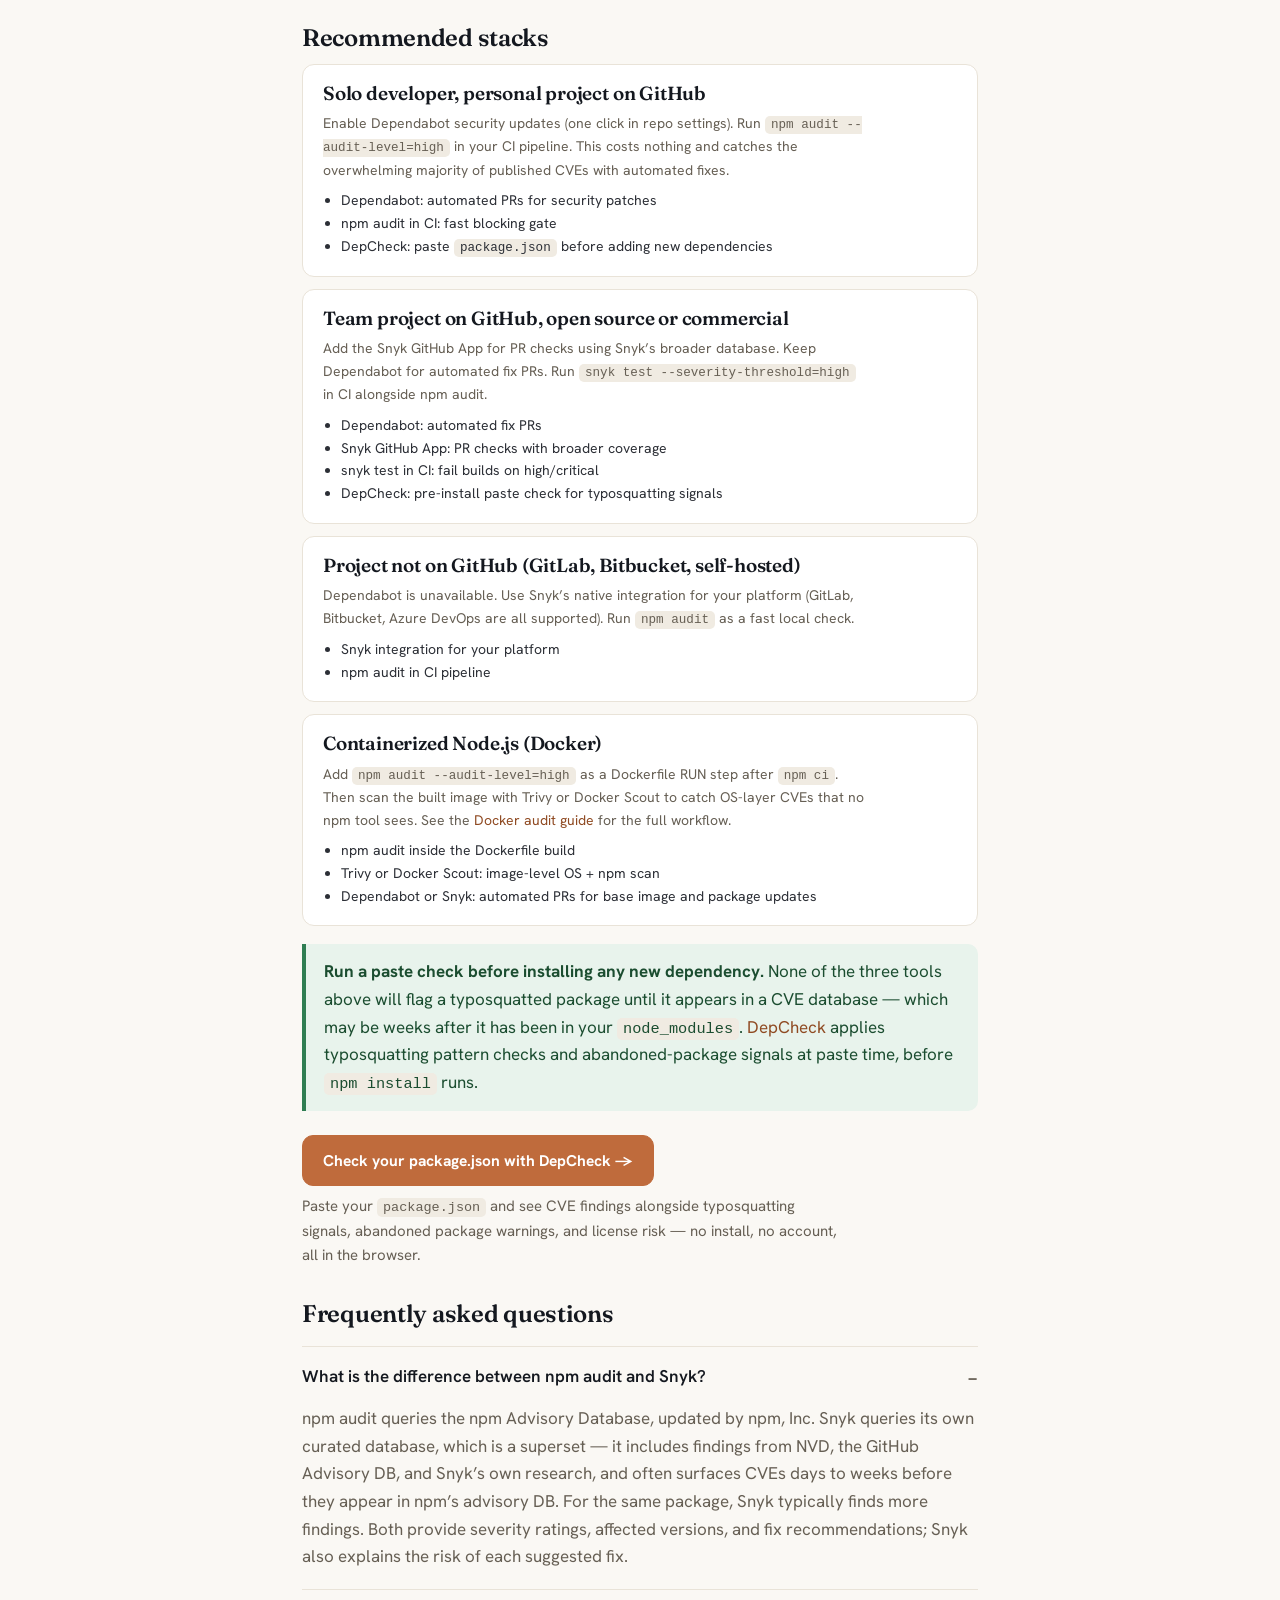
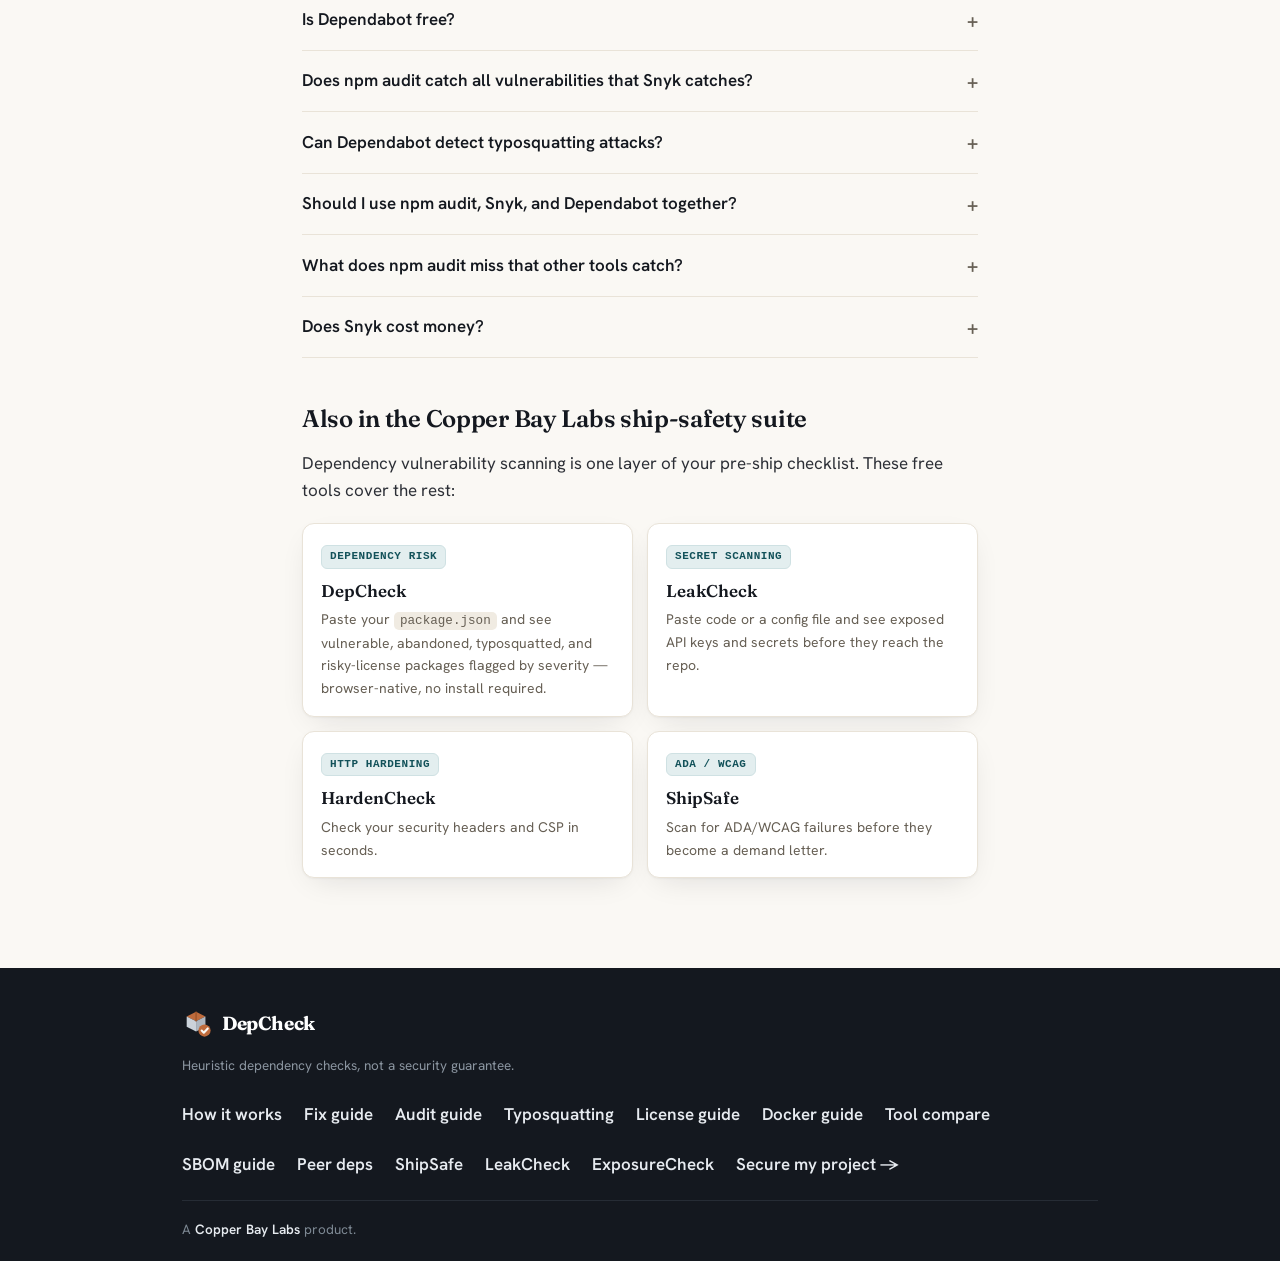
<file: guides/npm-audit-vs-snyk-vs-dependabot.html>
<!doctype html>
<html lang="en">
<head>
<meta charset="utf-8">
<meta name="viewport" content="width=device-width, initial-scale=1">
<title>npm audit vs Snyk vs Dependabot: Which Tool to Use</title>
<meta name="description" content="npm audit, Snyk, and Dependabot all scan npm dependencies for vulnerabilities — but they catch different things and fit different workflows. This comparison shows what each tool covers, what it misses, and which stack to use for your project.">
<link rel="canonical" href="https://labs.copperbaytech.com/depcheck/guides/npm-audit-vs-snyk-vs-dependabot.html">
<meta property="og:type" content="article">
<meta property="og:site_name" content="DepCheck">
<meta property="og:title" content="npm audit vs Snyk vs Dependabot: Which Tool to Use">
<meta property="og:description" content="npm audit, Snyk, and Dependabot cover different vulnerability surfaces and fit different workflows. Here is what each catches, what each misses, and how to combine them.">
<meta property="og:url" content="https://labs.copperbaytech.com/depcheck/guides/npm-audit-vs-snyk-vs-dependabot.html">
<meta property="og:image" content="https://labs.copperbaytech.com/depcheck/og-image.png">
<meta property="og:image:width" content="1200">
<meta property="og:image:height" content="630">
<meta name="twitter:card" content="summary_large_image">
<meta name="theme-color" content="#faf8f4">
<link rel="icon" href="../favicon.svg" type="image/svg+xml">
<link rel="apple-touch-icon" href="../apple-touch-icon.png">
<link rel="preconnect" href="https://fonts.googleapis.com">
<link rel="preconnect" href="https://fonts.gstatic.com" crossorigin>
<link href="https://fonts.googleapis.com/css2?family=Fraunces:opsz,wght@9..144,500;9..144,600;9..144,700&family=Hanken+Grotesk:wght@400;500;600;700&display=swap" rel="stylesheet">
<script type="application/ld+json">
{"@context":"https://schema.org","@type":"TechArticle","headline":"npm audit vs Snyk vs Dependabot: Which Tool to Use","description":"A technical comparison of npm audit, Snyk, and Dependabot for npm vulnerability scanning: what each tool covers, what it misses, cost breakdown, and recommended stacks for solo developers, CI pipelines, and GitHub-based teams.","author":{"@type":"Organization","name":"Copper Bay Labs","url":"https://copperbaytech.com"},"publisher":{"@type":"Organization","name":"Copper Bay Labs","url":"https://copperbaytech.com"},"datePublished":"2026-09-23","dateModified":"2026-09-23","mainEntityOfPage":"https://labs.copperbaytech.com/depcheck/guides/npm-audit-vs-snyk-vs-dependabot.html","mainEntity":{"@type":"FAQPage","mainEntity":[{"@type":"Question","name":"What is the difference between npm audit and Snyk?","acceptedAnswer":{"@type":"Answer","text":"npm audit queries the npm advisory database, which is updated by npm, Inc. and covers CVEs that have been reported to npm. Snyk queries its own curated vulnerability database, which is broader — Snyk researchers actively monitor sources beyond npm's advisory database and often publish findings days to weeks before they appear in the npm advisory DB. For the same package and version, Snyk typically surfaces more findings. Both tools report severity, affected versions, and fix recommendations; Snyk's recommendations also explain the risk of the suggested fix."}},{"@type":"Question","name":"Is Dependabot free?","acceptedAnswer":{"@type":"Answer","text":"Yes. Dependabot security alerts and automated security PRs are free for all GitHub repositories — public and private. Dependabot version updates (PRs to keep all dependencies up to date, not just security patches) are also free. There is no paid Dependabot tier; it is a GitHub feature, not a separate product."}},{"@type":"Question","name":"Does npm audit catch all vulnerabilities that Snyk catches?","acceptedAnswer":{"@type":"Answer","text":"No. Snyk's vulnerability database is a superset of the npm advisory database. Snyk's security research team curates findings from NVD, GitHub Advisory Database, and its own researchers, and often publishes findings before npm's advisory DB reflects them. In practice, npm audit will miss some vulnerabilities that Snyk catches, especially for less-popular packages and recently disclosed CVEs."}},{"@type":"Question","name":"Can Dependabot detect typosquatting attacks?","acceptedAnswer":{"@type":"Answer","text":"No. Dependabot (and npm audit and Snyk) check known vulnerabilities in packages you have already installed. None of them detect whether a package name in your package.json is a typosquatting attempt — a malicious package with a name that closely resembles a legitimate one. Typosquatting detection requires pattern matching against package names, which is a different technique from CVE database lookups."}},{"@type":"Question","name":"Should I use npm audit, Snyk, and Dependabot together?","acceptedAnswer":{"@type":"Answer","text":"Yes, for most projects a combination makes sense: Dependabot handles automated GitHub PR creation for security patches (no additional setup once enabled), npm audit runs in your local pre-commit or CI pipeline for fast blocking feedback, and Snyk adds broader vulnerability coverage and smarter fix explanations in pull request checks. They are complementary, not redundant, because they use different databases and integrate at different points in the workflow."}},{"@type":"Question","name":"What does npm audit miss that other tools catch?","acceptedAnswer":{"@type":"Answer","text":"npm audit misses several vulnerability classes: (1) CVEs in Snyk's database that have not yet been added to the npm advisory DB; (2) license compliance issues — npm audit only checks CVEs, not license risks; (3) abandoned packages — a package with no maintainer activity in years and no published security policy; (4) typosquatting attempts — malicious packages installed via name confusion; (5) OS-layer vulnerabilities in Docker images. Each of these requires a separate tool or scan type."}},{"@type":"Question","name":"Does Snyk cost money?","acceptedAnswer":{"@type":"Answer","text":"Snyk has a free tier that covers unlimited public repositories and a limited number of private repository tests per month (the limit has changed over time — check snyk.io for the current allowance). The free tier includes CLI scanning, GitHub integration, and IDE extensions. Paid tiers add features like license compliance scanning, custom policies, Jira integration, and higher test limits. For most individual developers and small teams, the free tier is sufficient for CVE scanning."}}]}}
</script>
<link rel="stylesheet" href="../styles.css?v=1">
<style>
  .doc .lede{font-size:clamp(17px,2.3vw,20px);color:var(--muted)}
  .doc h2{scroll-margin-top:80px}
  .doc h3{font-family:"Fraunces",Georgia,serif;font-weight:600;font-size:19px;margin:22px 0 6px;letter-spacing:-.01em}
  .toc{display:flex;flex-wrap:wrap;gap:10px;margin:22px 0 6px;padding:0;list-style:none}
  .toc a{display:inline-block;background:var(--surface);border:1px solid var(--line);border-radius:999px;padding:7px 14px;font-size:14px;font-weight:600;color:var(--muted)}
  .toc a:hover{border-color:var(--bay);color:var(--ink);text-decoration:none}
  .callout.warn-callout{background:var(--fail-bg);border-left-color:var(--fail);color:#5e2019}
  .callout.tip-callout{background:var(--pass-bg);border-left-color:var(--pass);color:#1b4d30}
  pre{background:var(--surface);border:1px solid var(--line);border-radius:10px;padding:16px 18px;overflow-x:auto;font-family:ui-monospace,Menlo,Consolas,monospace;font-size:13px;line-height:1.6;margin:12px 0}
  pre code{background:none;padding:0;font-size:inherit}
  .doc code.inline{font-family:ui-monospace,Menlo,Consolas,monospace;font-size:.9em;background:var(--line-2);padding:2px 6px;border-radius:5px}
  .coverage-table{width:100%;border-collapse:collapse;margin:16px 0;font-size:14px}
  .coverage-table th{text-align:left;padding:10px 12px;background:var(--surface);border-bottom:2px solid var(--line);font-weight:600}
  .coverage-table td{padding:9px 12px;border-bottom:1px solid var(--line);vertical-align:top}
  .coverage-table tr:last-child td{border-bottom:none}
  .badge{display:inline-block;font-size:12px;font-weight:700;padding:2px 8px;border-radius:5px;letter-spacing:.03em;text-transform:uppercase}
  .badge.yes{background:#d1f0e0;color:#1b5e36}
  .badge.no{background:#fde8e6;color:#7a1a13}
  .badge.partial{background:#fff3cc;color:#7a4f00}
  .badge.free{background:#e8f4f6;color:#0d5460}
  .badge.paid{background:#f3e8ff;color:#4a1870}
  .stack-card{background:var(--surface);border:1px solid var(--line);border-radius:12px;padding:18px 20px;margin:12px 0}
  .stack-card h3{margin:0 0 8px}
  .stack-card p{margin:0;color:var(--muted);font-size:14px}
  .stack-card ul{margin:8px 0 0;padding-left:18px;color:var(--muted);font-size:14px}
  .suite{display:grid;grid-template-columns:repeat(auto-fit,minmax(220px,1fr));gap:14px;margin:18px 0 6px}
  .suite a{display:block;background:var(--surface);border:1px solid var(--line);border-radius:12px;padding:16px 18px;box-shadow:var(--shadow);transition:box-shadow .15s,transform .15s,border-color .15s}
  .suite a:hover{text-decoration:none;box-shadow:var(--shadow-lift);transform:translateY(-2px);border-color:var(--line-2)}
  .suite .s-name{font-family:"Fraunces",serif;font-weight:600;font-size:17px;color:var(--ink);display:block;margin:0 0 4px}
  .suite p{color:var(--muted);font-size:14px;margin:0}
  .suite .s-tag{display:inline-block;margin-bottom:8px;font-family:ui-monospace,Menlo,Consolas,monospace;font-size:11px;font-weight:700;letter-spacing:.05em;text-transform:uppercase;color:var(--bay);background:var(--bay-tint,#e8f4f6);border:1px solid #cfe1e3;border-radius:6px;padding:2px 8px}
  .faq-section{margin:18px 0}
  .faq-section details{border-bottom:1px solid var(--line);padding:14px 0}
  .faq-section details:first-child{border-top:1px solid var(--line)}
  .faq-section summary{font-weight:600;cursor:pointer;list-style:none;display:flex;justify-content:space-between;align-items:center;gap:12px}
  .faq-section summary::-webkit-details-marker{display:none}
  .faq-section summary::after{content:"+";font-size:20px;color:var(--muted);flex-shrink:0}
  .faq-section details[open] summary::after{content:"\2212"}
  .faq-section details p,.faq-section details ul{margin:12px 0 4px;color:var(--muted)}
</style>
</head>
<body>
<a class="skip" href="#main">Skip to main content</a>

<header class="masthead" role="banner">
  <div class="wrap hdr-bar">
    <a class="brand" href="../" aria-label="DepCheck — go to homepage">
      <svg class="mark" viewBox="0 0 64 64" aria-hidden="true">
        <path d="M30 6 50 16 30 26 10 16 Z" fill="#bf6b3c"/>
        <path d="M10 16 30 26 30 48 10 38 Z" fill="#14181f"/>
        <path d="M50 16 30 26 30 48 50 38 Z" fill="#1d222b"/>
        <path d="M30 6 30 26" stroke="#8f4a22" stroke-width="2" stroke-linecap="round"/>
        <circle cx="48" cy="46" r="13" fill="#bf6b3c"/>
        <path d="M42 46 46.5 50.5 55 41.5" fill="none" stroke="#faf8f4" stroke-width="4.5" stroke-linecap="round" stroke-linejoin="round"/>
      </svg>
      <span class="wordmark">DepCheck</span>
    </a>
    <nav class="nav" aria-label="Primary navigation">
      <a href="../about.html">How it works</a>
      <a href="fix-npm-audit-vulnerabilities.html">Fix guides</a>
      <a href="audit-npm-packages-security.html">Audit guide</a>
      <a href="npm-typosquatting-how-to-detect.html">Typosquatting</a>
      <a href="npm-license-compliance.html">Licenses</a>
      <a href="audit-node-docker-vulnerabilities.html">Docker</a>
      <a href="npm-audit-vs-snyk-vs-dependabot.html" aria-current="page">Tool compare</a>
      <a href="npm-sbom-cyclonedx-spdx.html">SBOM guide</a>
      <a href="npm-peer-dependency-conflicts.html">Peer deps</a>
    </nav>
  </div>
</header>

<main id="main">
<article class="doc">
  <div class="wrap narrow">
    <p class="eyebrow" style="text-align:left">Tool comparison guide</p>
    <h1>npm audit vs Snyk vs Dependabot: which tool to use for your project</h1>
    <p class="lede">Three tools, different databases, different integration points, and overlapping (but not identical) vulnerability coverage. This comparison explains exactly what each catches, what it misses, and which combination makes sense for your workflow.</p>

    <ul class="toc" aria-label="On this page">
      <li><a href="#quick-comparison">Quick comparison</a></li>
      <li><a href="#npm-audit">npm audit</a></li>
      <li><a href="#dependabot">Dependabot</a></li>
      <li><a href="#snyk">Snyk</a></li>
      <li><a href="#what-each-misses">What each tool misses</a></li>
      <li><a href="#recommended-stacks">Recommended stacks</a></li>
      <li><a href="#faq">FAQ</a></li>
    </ul>

    <h2 id="quick-comparison">Quick comparison</h2>

    <table class="coverage-table">
      <thead>
        <tr>
          <th>Feature</th>
          <th>npm audit</th>
          <th>Dependabot</th>
          <th>Snyk</th>
        </tr>
      </thead>
      <tbody>
        <tr>
          <td><strong>Vulnerability database</strong></td>
          <td>npm Advisory DB</td>
          <td>GitHub Advisory DB</td>
          <td>Snyk DB (superset)</td>
        </tr>
        <tr>
          <td><strong>CVE coverage</strong></td>
          <td><span class="badge partial">Partial</span></td>
          <td><span class="badge partial">Partial</span></td>
          <td><span class="badge yes">Broadest</span></td>
        </tr>
        <tr>
          <td><strong>Automated fix PRs</strong></td>
          <td><span class="badge no">No</span></td>
          <td><span class="badge yes">Yes (GitHub)</span></td>
          <td><span class="badge yes">Yes (GitHub+)</span></td>
        </tr>
        <tr>
          <td><strong>Works without GitHub</strong></td>
          <td><span class="badge yes">Yes (CLI)</span></td>
          <td><span class="badge no">No</span></td>
          <td><span class="badge yes">Yes (CLI/web)</span></td>
        </tr>
        <tr>
          <td><strong>License scanning</strong></td>
          <td><span class="badge no">No</span></td>
          <td><span class="badge no">No</span></td>
          <td><span class="badge paid">Paid tier</span></td>
        </tr>
        <tr>
          <td><strong>Typosquatting detection</strong></td>
          <td><span class="badge no">No</span></td>
          <td><span class="badge no">No</span></td>
          <td><span class="badge no">No</span></td>
        </tr>
        <tr>
          <td><strong>Abandoned package signals</strong></td>
          <td><span class="badge no">No</span></td>
          <td><span class="badge no">No</span></td>
          <td><span class="badge no">No</span></td>
        </tr>
        <tr>
          <td><strong>Cost</strong></td>
          <td><span class="badge free">Free (built-in)</span></td>
          <td><span class="badge free">Free (GitHub)</span></td>
          <td><span class="badge free">Free tier</span> + <span class="badge paid">Paid</span></td>
        </tr>
        <tr>
          <td><strong>Setup required</strong></td>
          <td>None — part of npm</td>
          <td>Enable in repo settings</td>
          <td>CLI install or GitHub app</td>
        </tr>
      </tbody>
    </table>

    <h2 id="npm-audit">npm audit</h2>
    <p><code class="inline">npm audit</code> is built into npm (available since npm 6). It compares the packages in your <code class="inline">package-lock.json</code> or <code class="inline">yarn.lock</code> against the <strong>npm Advisory Database</strong> — a registry of CVEs that have been disclosed to npm, Inc.</p>

    <pre><code># Run a full audit
npm audit

# Exit non-zero only on high and critical findings (useful in CI)
npm audit --audit-level=high

# Automatically apply safe fixes
npm audit fix

# Apply fixes that include semver-major upgrades (use with caution)
npm audit fix --force</code></pre>

    <h3>What npm audit does well</h3>
    <p>It requires zero setup — if you have npm, you have <code class="inline">npm audit</code>. It is fast (milliseconds for most projects), easy to add to a <code class="inline">package.json</code> script or a CI step, and the output is machine-readable with <code class="inline">--json</code>. For well-known, widely-used packages, its CVE coverage is reliable.</p>

    <h3>Where npm audit falls short</h3>
    <p>The npm advisory database is reactive: it depends on maintainers and the community submitting reports. Newly discovered CVEs can take days to weeks to appear. For less popular packages, coverage is thin. npm audit also has no knowledge of license risk, package abandonment, or whether a package name looks like a typosquatting attempt.</p>

    <div class="callout warn-callout">
      <strong>npm audit only checks packages that are already installed.</strong> If a malicious or typosquatted package is installed successfully, <code class="inline">npm audit</code> will not flag it — because the package name itself is unknown to the advisory database. Supply-chain attacks via name confusion are outside its detection scope entirely.
    </div>

    <h2 id="dependabot">Dependabot</h2>
    <p>Dependabot is a GitHub-native feature (acquired by GitHub in 2019) that opens automated pull requests to update dependencies. It has two modes relevant to security:</p>

    <ul>
      <li><strong>Security alerts</strong> — GitHub detects a known vulnerability in your dependency tree and notifies you (no PR, just an alert).</li>
      <li><strong>Security updates</strong> — Dependabot automatically opens a PR with the minimum version bump to fix the vulnerability.</li>
    </ul>

    <p>Dependabot uses the <strong>GitHub Advisory Database</strong>, which aggregates CVEs from NVD, the npm Advisory DB, GHSA (GitHub Security Advisories), and other sources. Its coverage is broader than npm audit alone but narrower than Snyk.</p>

    <h3>Enabling Dependabot</h3>
    <p>Go to your repository&rsquo;s <strong>Security</strong> tab &rarr; <strong>Dependabot</strong> &rarr; enable both alerts and security updates. No CLI installation, no configuration file required for the basic setup.</p>

    <p>For more control, add a <code class="inline">.github/dependabot.yml</code> file:</p>

    <pre><code>version: 2
updates:
  - package-ecosystem: "npm"
    directory: "/"
    schedule:
      interval: "weekly"
    # Only open PRs for security patches, not version bumps
    open-pull-requests-limit: 10</code></pre>

    <h3>Dependabot&rsquo;s key advantage</h3>
    <p>The automated PR workflow means you do not have to check a dashboard — the fix arrives as a pull request with the diff, the vulnerability description, and a link to the advisory. For teams already on GitHub, this is the lowest-friction way to stay current on security patches.</p>

    <div class="callout warn-callout">
      <strong>Dependabot only works on GitHub.</strong> If your code is on GitLab, Bitbucket, or a private server, Dependabot is not available. Use Snyk or npm audit in CI instead.
    </div>

    <h2 id="snyk">Snyk</h2>
    <p>Snyk maintains its own vulnerability database — a dedicated security research team curates findings from NVD, the GitHub Advisory Database, npm&rsquo;s advisory DB, and independent research. The result is a database that is a <strong>superset</strong> of what npm audit and Dependabot see: Snyk often publishes findings before they appear in the npm advisory DB, and covers some package-level vulnerabilities that are never added to public CVE databases.</p>

    <h3>Using Snyk</h3>
    <pre><code># Install the Snyk CLI
npm install -g snyk

# Authenticate (one-time, opens browser)
snyk auth

# Test your project
snyk test

# Test and fail if high or critical findings
snyk test --severity-threshold=high

# Monitor the project (alerts you when new CVEs affect it)
snyk monitor</code></pre>

    <p>Snyk also offers a <strong>GitHub App</strong> that adds PR checks (similar to Dependabot but using Snyk&rsquo;s broader database), a web dashboard, and IDE extensions for VS Code, JetBrains, and others.</p>

    <h3>Snyk&rsquo;s fix suggestions</h3>
    <p>Unlike <code class="inline">npm audit fix</code>, which applies the minimum version constraint that satisfies the advisory, Snyk&rsquo;s fix recommendations include context: <em>upgrading from X.Y.Z to X.Y.W introduces a breaking change in the API used by your code</em>. This requires Snyk to analyze your codebase — which it does when you run <code class="inline">snyk test</code> with the code present, not just the lockfile.</p>

    <h3>Cost</h3>
    <p>Snyk&rsquo;s free tier covers unlimited public repositories and a capped number of private repository tests per month (confirm current limits at snyk.io, as they change). CLI scanning, the GitHub integration, and IDE extensions are all included in the free tier. Paid tiers add license compliance scanning, custom security policies, container scanning, and higher test limits.</p>

    <h2 id="what-each-misses">What each tool misses</h2>

    <table class="coverage-table">
      <thead>
        <tr>
          <th>Risk class</th>
          <th>npm audit</th>
          <th>Dependabot</th>
          <th>Snyk</th>
        </tr>
      </thead>
      <tbody>
        <tr>
          <td>CVEs in npm advisory DB</td>
          <td><span class="badge yes">Yes</span></td>
          <td><span class="badge yes">Yes</span></td>
          <td><span class="badge yes">Yes</span></td>
        </tr>
        <tr>
          <td>CVEs not yet in npm advisory DB</td>
          <td><span class="badge no">No</span></td>
          <td><span class="badge partial">Some</span></td>
          <td><span class="badge yes">Yes</span></td>
        </tr>
        <tr>
          <td>Automated fix PRs</td>
          <td><span class="badge no">No</span></td>
          <td><span class="badge yes">Yes</span></td>
          <td><span class="badge yes">Yes</span></td>
        </tr>
        <tr>
          <td>Works outside GitHub</td>
          <td><span class="badge yes">Yes</span></td>
          <td><span class="badge no">No</span></td>
          <td><span class="badge yes">Yes</span></td>
        </tr>
        <tr>
          <td>License compliance</td>
          <td><span class="badge no">No</span></td>
          <td><span class="badge no">No</span></td>
          <td><span class="badge paid">Paid tier only</span></td>
        </tr>
        <tr>
          <td>Abandoned package detection</td>
          <td><span class="badge no">No</span></td>
          <td><span class="badge no">No</span></td>
          <td><span class="badge no">No</span></td>
        </tr>
        <tr>
          <td>Typosquatting / name confusion</td>
          <td><span class="badge no">No</span></td>
          <td><span class="badge no">No</span></td>
          <td><span class="badge no">No</span></td>
        </tr>
        <tr>
          <td>OS-layer Docker vulnerabilities</td>
          <td><span class="badge no">No</span></td>
          <td><span class="badge no">No</span></td>
          <td><span class="badge paid">Container scanning (paid)</span></td>
        </tr>
      </tbody>
    </table>

    <p>The shared blind spot across all three tools is <strong>typosquatting and abandoned packages</strong>. All three look up packages you have already installed in a CVE database. They cannot detect that <code class="inline">lodahs</code> (transposing two characters in <code class="inline">lodash</code>) is a malicious package — because the malicious package simply does not appear in any CVE database yet, and may never be reported before it exfiltrates credentials from your build environment.</p>

    <h2 id="recommended-stacks">Recommended stacks</h2>

    <div class="stack-card">
      <h3>Solo developer, personal project on GitHub</h3>
      <p>Enable Dependabot security updates (one click in repo settings). Run <code class="inline">npm audit --audit-level=high</code> in your CI pipeline. This costs nothing and catches the overwhelming majority of published CVEs with automated fixes.</p>
      <ul>
        <li>Dependabot: automated PRs for security patches</li>
        <li>npm audit in CI: fast blocking gate</li>
        <li>DepCheck: paste <code class="inline">package.json</code> before adding new dependencies</li>
      </ul>
    </div>

    <div class="stack-card">
      <h3>Team project on GitHub, open source or commercial</h3>
      <p>Add the Snyk GitHub App for PR checks using Snyk&rsquo;s broader database. Keep Dependabot for automated fix PRs. Run <code class="inline">snyk test --severity-threshold=high</code> in CI alongside npm audit.</p>
      <ul>
        <li>Dependabot: automated fix PRs</li>
        <li>Snyk GitHub App: PR checks with broader coverage</li>
        <li>snyk test in CI: fail builds on high/critical</li>
        <li>DepCheck: pre-install paste check for typosquatting signals</li>
      </ul>
    </div>

    <div class="stack-card">
      <h3>Project not on GitHub (GitLab, Bitbucket, self-hosted)</h3>
      <p>Dependabot is unavailable. Use Snyk&rsquo;s native integration for your platform (GitLab, Bitbucket, Azure DevOps are all supported). Run <code class="inline">npm audit</code> as a fast local check.</p>
      <ul>
        <li>Snyk integration for your platform</li>
        <li>npm audit in CI pipeline</li>
      </ul>
    </div>

    <div class="stack-card">
      <h3>Containerized Node.js (Docker)</h3>
      <p>Add <code class="inline">npm audit --audit-level=high</code> as a Dockerfile RUN step after <code class="inline">npm ci</code>. Then scan the built image with Trivy or Docker Scout to catch OS-layer CVEs that no npm tool sees. See the <a href="audit-node-docker-vulnerabilities.html">Docker audit guide</a> for the full workflow.</p>
      <ul>
        <li>npm audit inside the Dockerfile build</li>
        <li>Trivy or Docker Scout: image-level OS + npm scan</li>
        <li>Dependabot or Snyk: automated PRs for base image and package updates</li>
      </ul>
    </div>

    <div class="callout tip-callout">
      <strong>Run a paste check before installing any new dependency.</strong> None of the three tools above will flag a typosquatted package until it appears in a CVE database — which may be weeks after it has been in your <code class="inline">node_modules</code>. <a href="../">DepCheck</a> applies typosquatting pattern checks and abandoned-package signals at paste time, before <code class="inline">npm install</code> runs.
    </div>

    <p style="margin:24px 0 8px"><a class="btn primary" href="../">Check your package.json with DepCheck &rarr;</a></p>
    <p style="margin:0 0 24px;color:var(--muted);font-size:15px">Paste your <code class="inline">package.json</code> and see CVE findings alongside typosquatting signals, abandoned package warnings, and license risk &mdash; no install, no account, all in the browser.</p>

    <h2 id="faq">Frequently asked questions</h2>
    <div class="faq-section">
      <details open>
        <summary>What is the difference between npm audit and Snyk?</summary>
        <p>npm audit queries the npm Advisory Database, updated by npm, Inc. Snyk queries its own curated database, which is a superset — it includes findings from NVD, the GitHub Advisory DB, and Snyk&rsquo;s own research, and often surfaces CVEs days to weeks before they appear in npm&rsquo;s advisory DB. For the same package, Snyk typically finds more findings. Both provide severity ratings, affected versions, and fix recommendations; Snyk also explains the risk of each suggested fix.</p>
      </details>
      <details>
        <summary>Is Dependabot free?</summary>
        <p>Yes. Dependabot security alerts and automated security PRs are free for all GitHub repositories &mdash; public and private. Dependabot version updates (for keeping all dependencies current, not just patching security issues) are also free. There is no paid Dependabot tier; it is a built-in GitHub feature.</p>
      </details>
      <details>
        <summary>Does npm audit catch all vulnerabilities that Snyk catches?</summary>
        <p>No. Snyk&rsquo;s database is broader. In practice, npm audit will miss some CVEs that Snyk flags, particularly for recently disclosed vulnerabilities and less-popular packages. The overlap is substantial, but Snyk is the more comprehensive scanner of the two for CVE coverage.</p>
      </details>
      <details>
        <summary>Can Dependabot detect typosquatting attacks?</summary>
        <p>No. Dependabot, npm audit, and Snyk all look up installed packages in CVE databases. None of them can detect whether a package name in your <code class="inline">package.json</code> is a typosquatting attempt &mdash; a malicious package designed to mimic a legitimate name. Typosquatting detection requires name-pattern analysis, not vulnerability database lookups. DepCheck applies pattern checks for common typosquatting techniques (character transposition, homoglyphs, prefix/suffix confusions) when you paste your <code class="inline">package.json</code>.</p>
      </details>
      <details>
        <summary>Should I use npm audit, Snyk, and Dependabot together?</summary>
        <p>For most GitHub-hosted projects, yes. They are complementary: Dependabot handles automated PR creation for security patches with zero ongoing effort, npm audit provides fast CI blocking with no external service, and Snyk adds broader database coverage in PR checks. The three integrate at different points in the workflow (local, GitHub PR, CI pipeline) and use different databases, so running them together closes more of the coverage gap than any one tool alone.</p>
      </details>
      <details>
        <summary>What does npm audit miss that other tools catch?</summary>
        <p>npm audit misses: (1) CVEs in Snyk&rsquo;s database not yet added to npm&rsquo;s advisory DB; (2) license compliance issues &mdash; npm audit only checks CVEs; (3) abandoned packages; (4) typosquatting attempts; (5) OS-layer vulnerabilities in Docker images. Each requires a separate tool. DepCheck covers license risk, typosquatting, and abandonment signals for the npm package layer in the browser, without any install.</p>
      </details>
      <details>
        <summary>Does Snyk cost money?</summary>
        <p>Snyk has a free tier that covers unlimited public repositories and a limited number of private repository tests per month. CLI scanning, the GitHub integration, and IDE extensions are all included in the free tier. Paid tiers add license compliance scanning, custom policies, and higher private-repo test limits. Check snyk.io for current free tier limits, which have changed over time. For most solo developers and small teams, the free tier is sufficient for CVE scanning.</p>
      </details>
    </div>

    <h2 style="margin-top:48px">Also in the Copper Bay Labs ship-safety suite</h2>
    <p>Dependency vulnerability scanning is one layer of your pre-ship checklist. These free tools cover the rest:</p>
    <div class="suite">
      <a href="../">
        <span class="s-tag">Dependency risk</span>
        <span class="s-name">DepCheck</span>
        <p>Paste your <code class="inline">package.json</code> and see vulnerable, abandoned, typosquatted, and risky-license packages flagged by severity &mdash; browser-native, no install required.</p>
      </a>
      <a href="https://labs.copperbaytech.com/leakcheck/" target="_blank" rel="noopener noreferrer">
        <span class="s-tag">Secret scanning</span>
        <span class="s-name">LeakCheck</span>
        <p>Paste code or a config file and see exposed API keys and secrets before they reach the repo.</p>
      </a>
      <a href="https://labs.copperbaytech.com/hardencheck/" target="_blank" rel="noopener noreferrer">
        <span class="s-tag">HTTP hardening</span>
        <span class="s-name">HardenCheck</span>
        <p>Check your security headers and CSP in seconds.</p>
      </a>
      <a href="https://labs.copperbaytech.com/shipsafe/" target="_blank" rel="noopener noreferrer">
        <span class="s-tag">ADA / WCAG</span>
        <span class="s-name">ShipSafe</span>
        <p>Scan for ADA/WCAG failures before they become a demand letter.</p>
      </a>
    </div>
  </div>
</article>
</main>

<footer class="footer" role="contentinfo">
  <div class="wrap foot">
    <div>
      <a class="brand small" href="../" aria-label="DepCheck &mdash; homepage">
        <svg class="mark" viewBox="0 0 64 64" aria-hidden="true">
          <path d="M30 6 50 16 30 26 10 16 Z" fill="#bf6b3c"/>
          <path d="M10 16 30 26 30 48 10 38 Z" fill="#cbd2da"/>
          <path d="M50 16 30 26 30 48 50 38 Z" fill="#aeb6c0"/>
          <path d="M30 6 30 26" stroke="#8f4a22" stroke-width="2" stroke-linecap="round"/>
          <circle cx="48" cy="46" r="13" fill="#bf6b3c"/>
          <path d="M42 46 46.5 50.5 55 41.5" fill="none" stroke="#faf8f4" stroke-width="4.5" stroke-linecap="round" stroke-linejoin="round"/>
        </svg>
        <span class="wordmark">DepCheck</span>
      </a>
      <p class="fine">Heuristic dependency checks, not a security guarantee.</p>
    </div>
    <nav class="foot-nav" aria-label="Footer navigation">
      <a href="../about.html">How it works</a>
      <a href="fix-npm-audit-vulnerabilities.html">Fix guide</a>
      <a href="audit-npm-packages-security.html">Audit guide</a>
      <a href="npm-typosquatting-how-to-detect.html">Typosquatting</a>
      <a href="npm-license-compliance.html">License guide</a>
      <a href="audit-node-docker-vulnerabilities.html">Docker guide</a>
      <a href="npm-audit-vs-snyk-vs-dependabot.html">Tool compare</a>
      <a href="npm-sbom-cyclonedx-spdx.html">SBOM guide</a>
      <a href="npm-peer-dependency-conflicts.html">Peer deps</a>
      <a href="https://labs.copperbaytech.com/shipsafe/" target="_blank" rel="noopener noreferrer">ShipSafe</a>
      <a href="https://labs.copperbaytech.com/leakcheck/" target="_blank" rel="noopener noreferrer">LeakCheck</a>
      <a href="https://labs.copperbaytech.com/exposurecheck/" target="_blank" rel="noopener noreferrer">ExposureCheck</a>
      <a href="https://copperbaytech.com" target="_blank" rel="noopener noreferrer">Secure my project &rarr;</a>
    </nav>
  </div>
  <div class="wrap">
    <p class="madeby">A <a href="https://copperbaytech.com" target="_blank" rel="noopener noreferrer">Copper Bay Labs</a> product.</p>
  </div>
</footer>
</body>
</html>
</file>
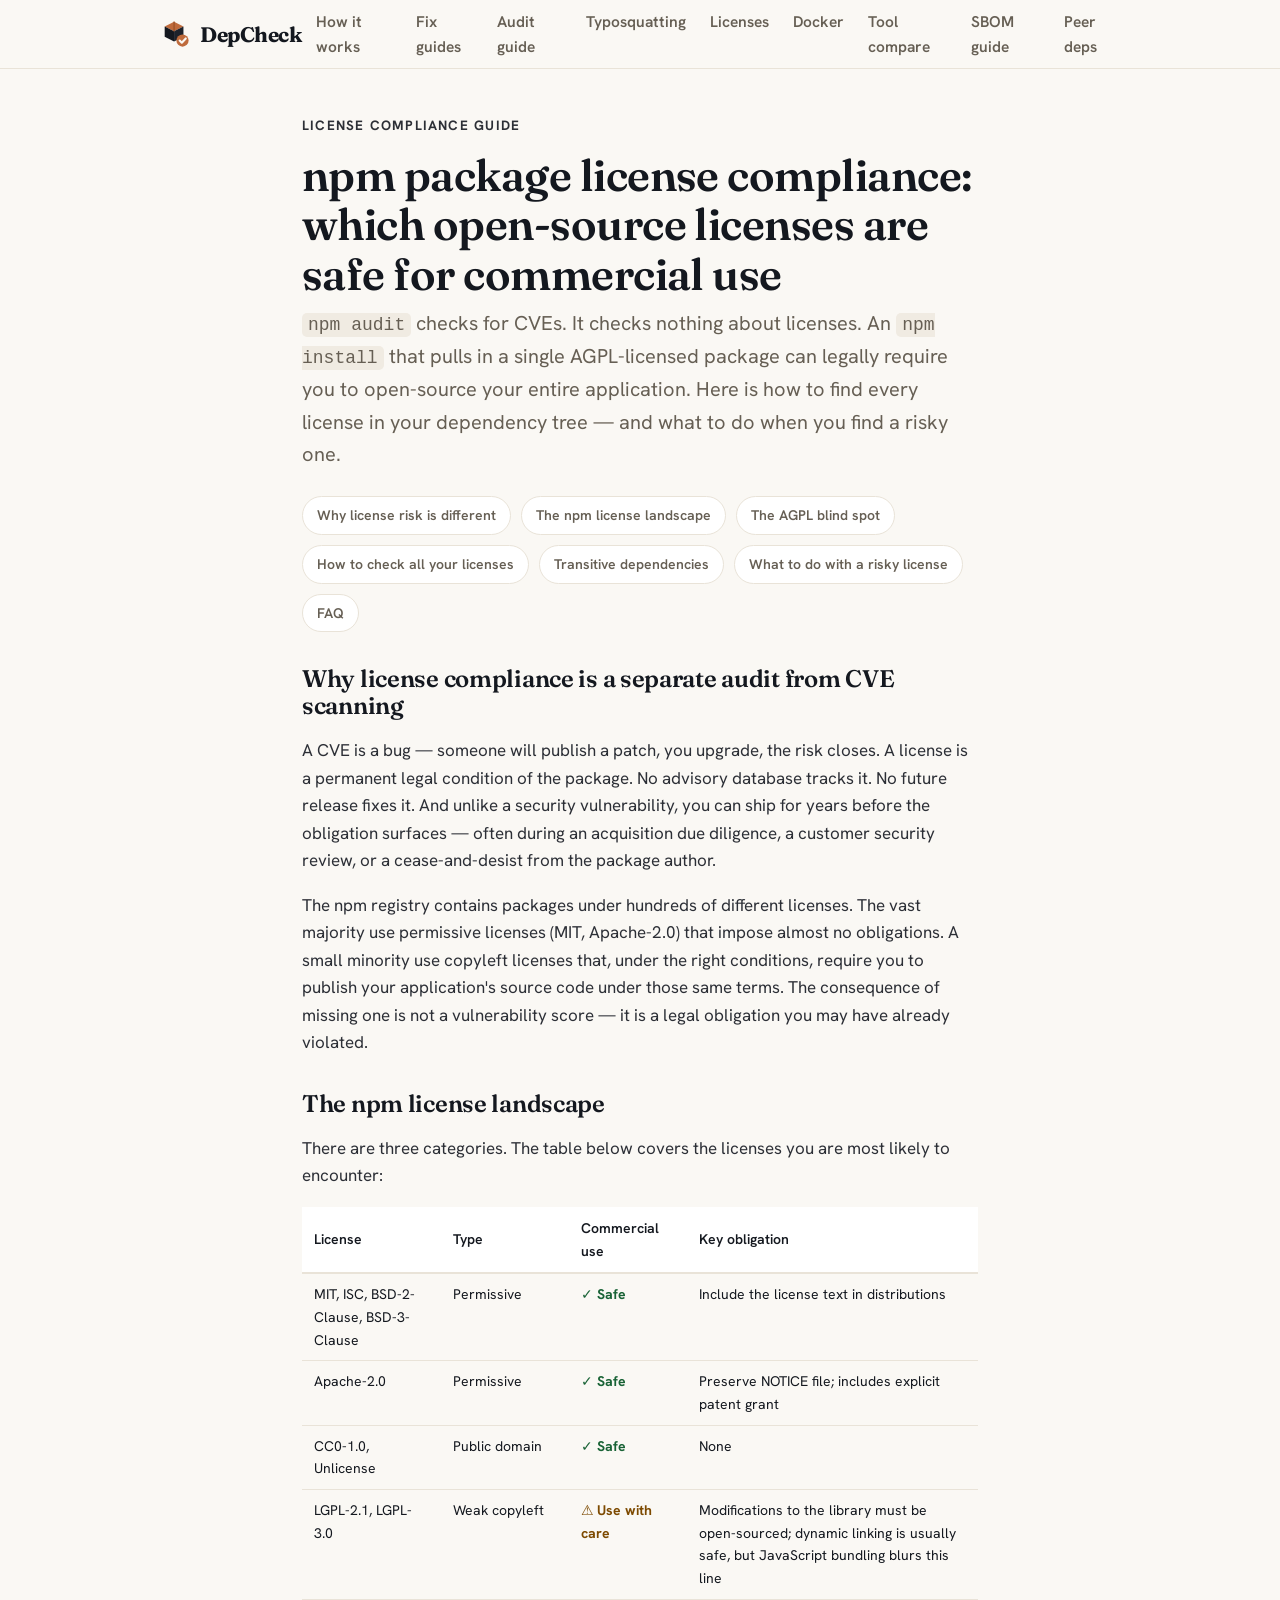
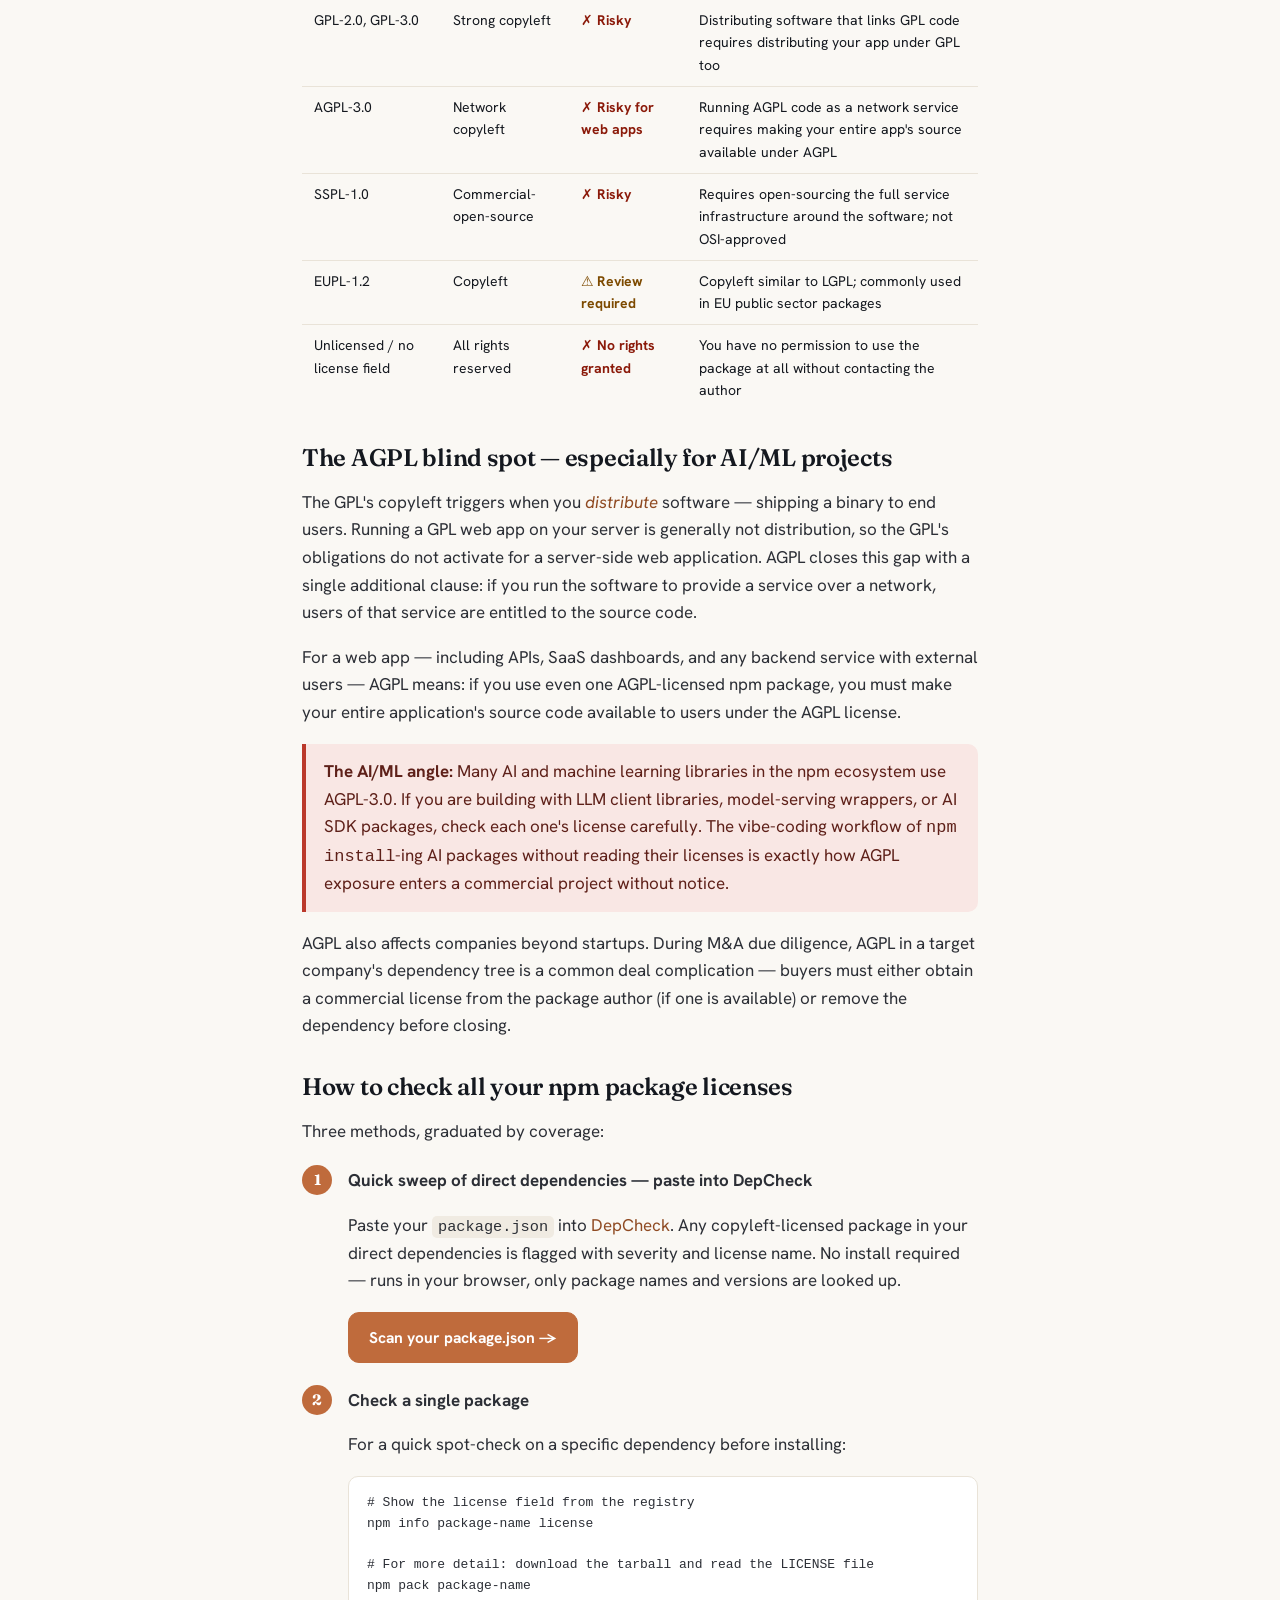
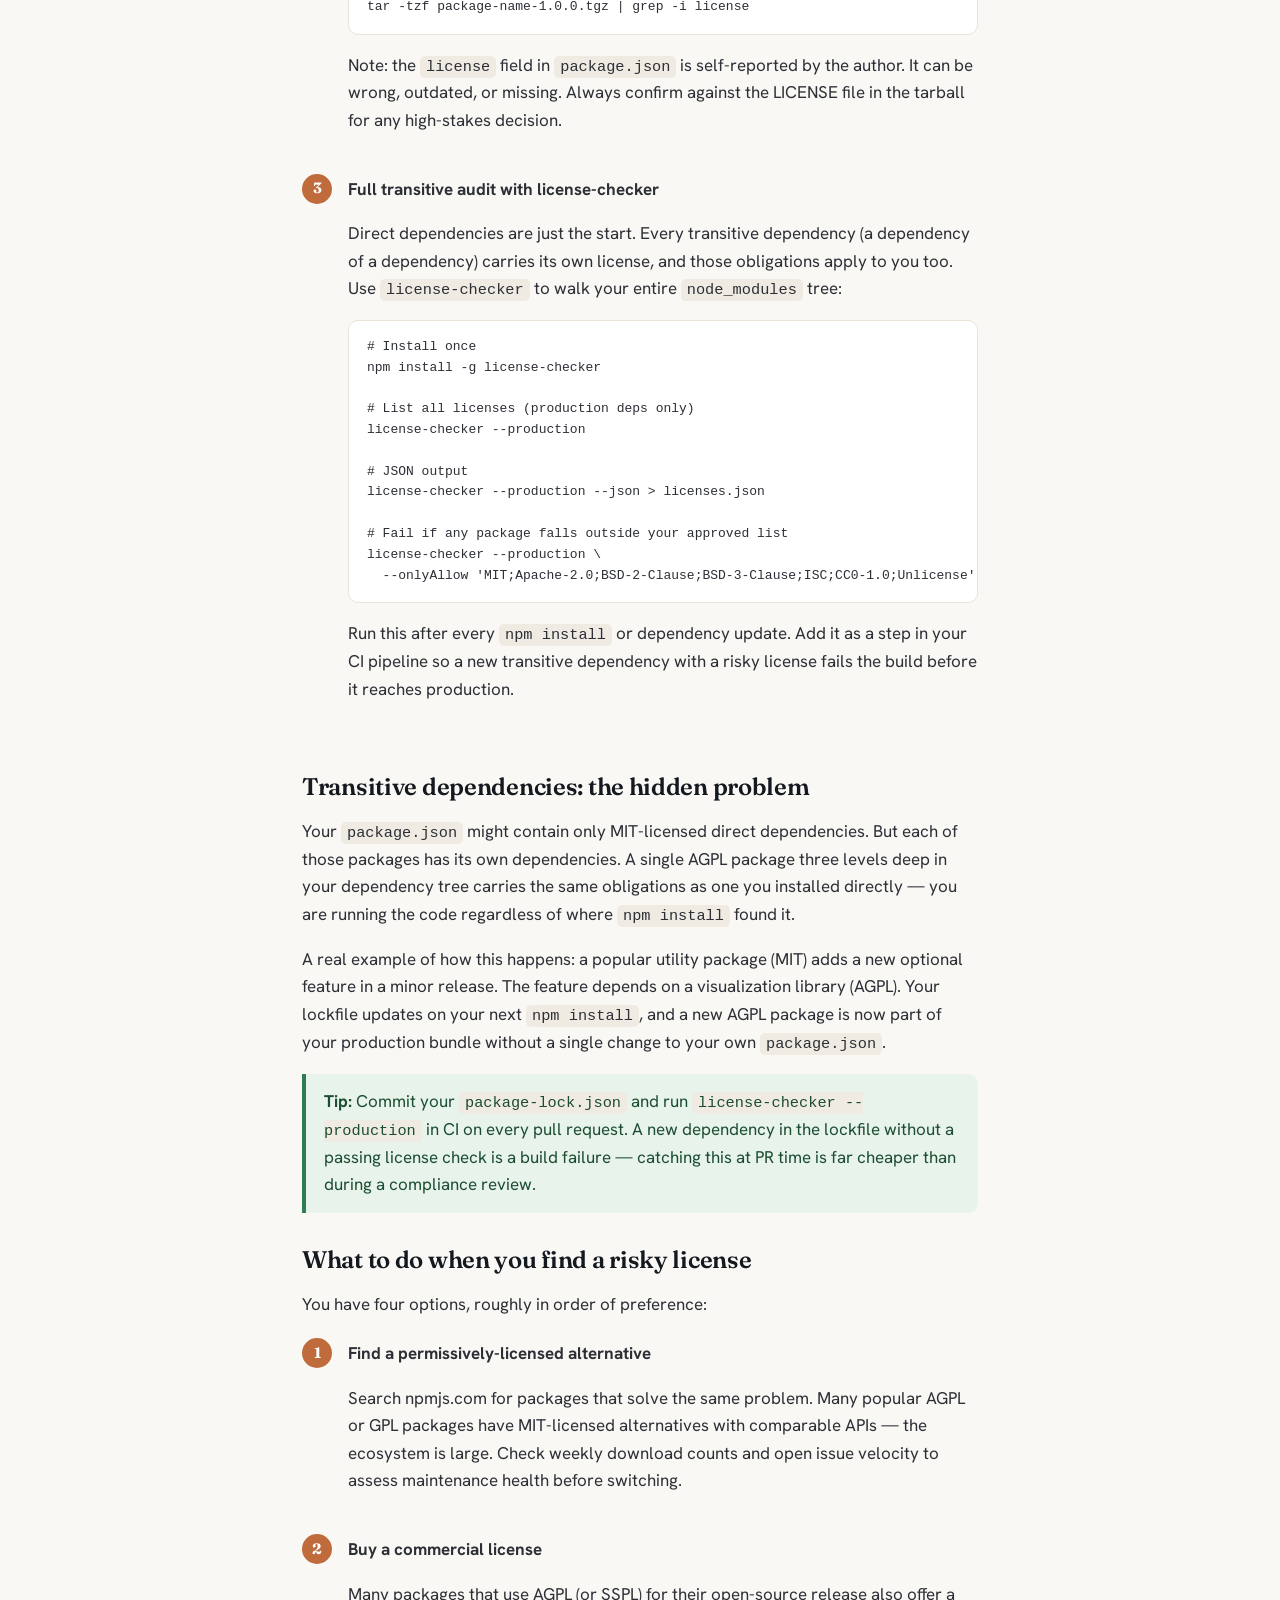
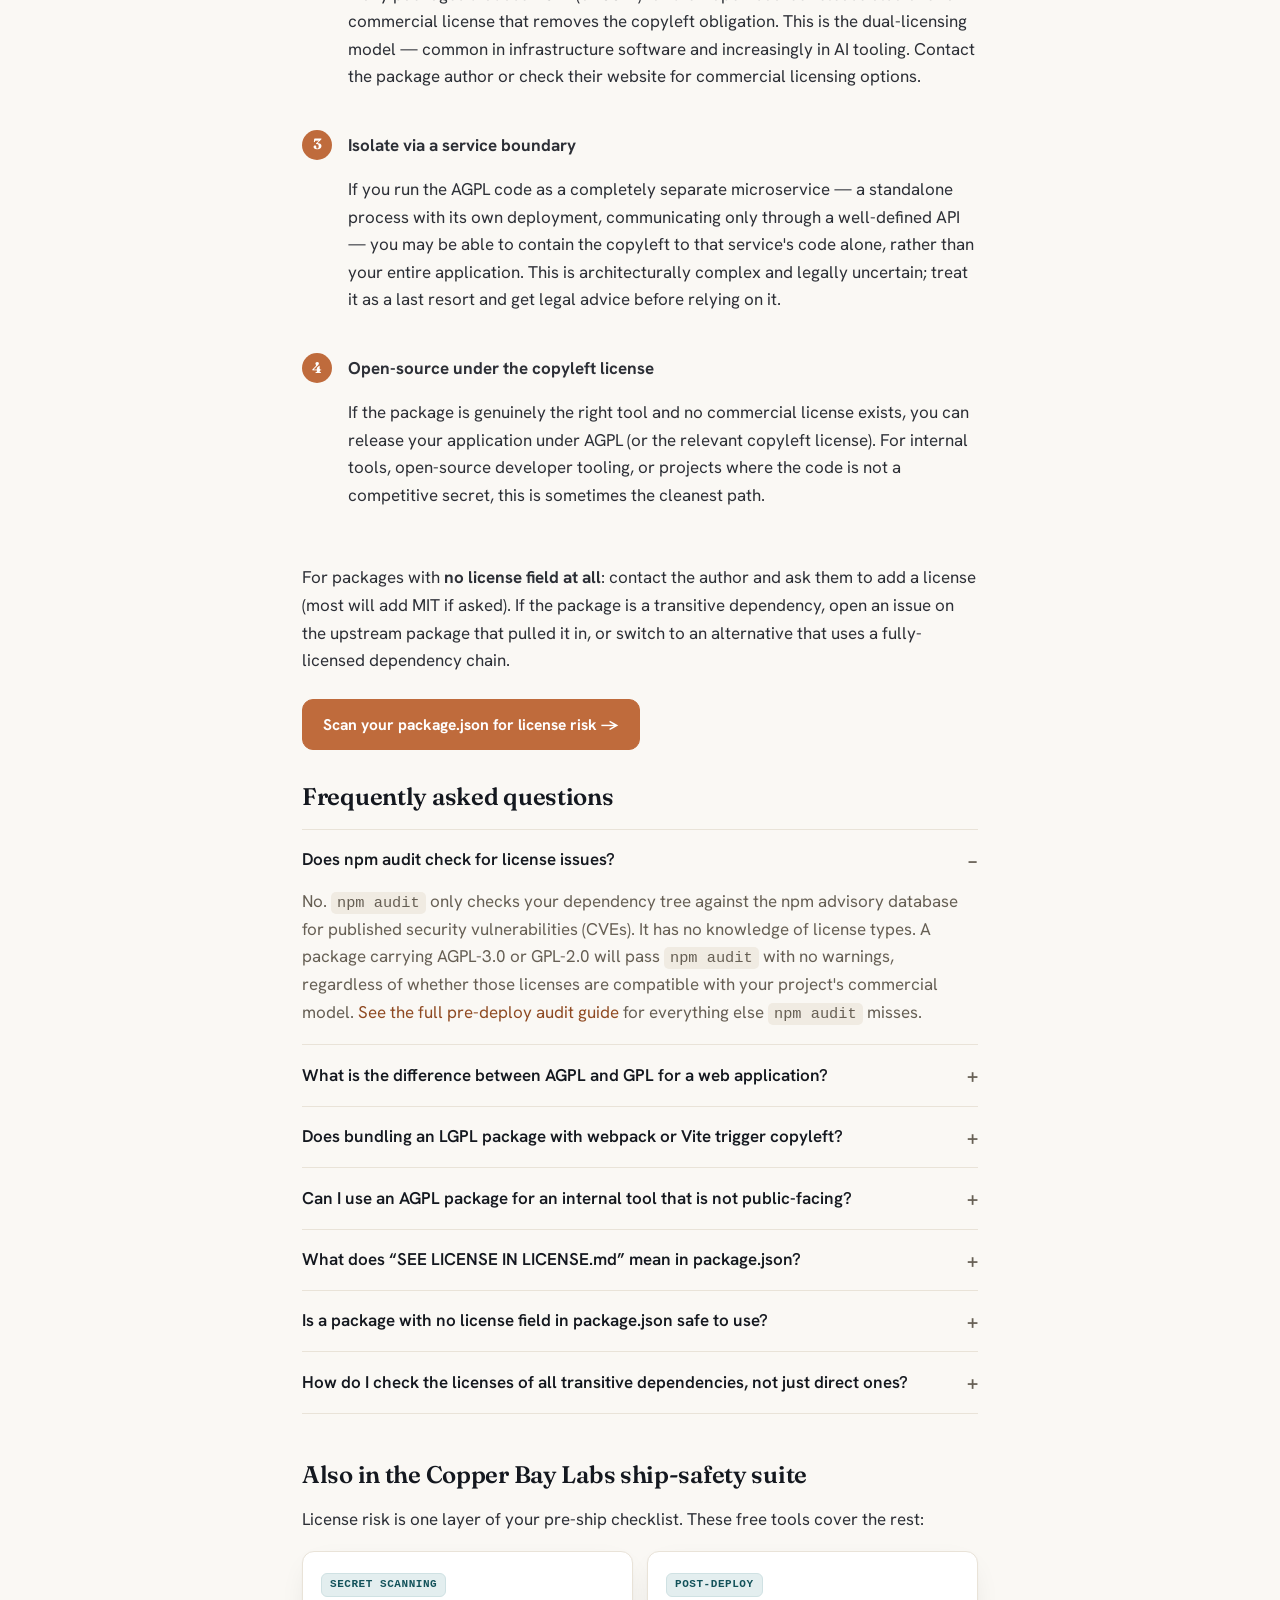
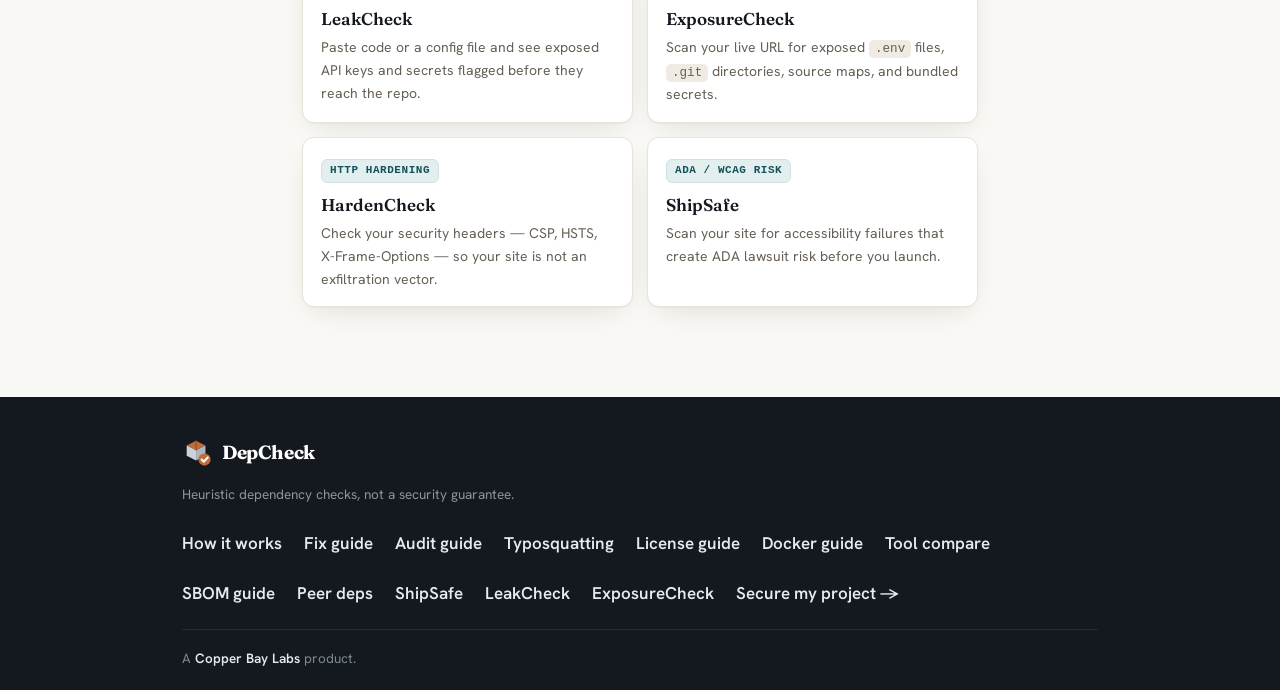
<file: guides/npm-license-compliance.html>
<!doctype html>
<html lang="en">
<head>
<meta charset="utf-8">
<meta name="viewport" content="width=device-width, initial-scale=1">
<title>npm License Compliance: Which Open-Source Licenses Are Safe for Commercial Projects</title>
<meta name="description" content="MIT, Apache, GPL, AGPL, LGPL — which npm package licenses are safe for commercial use? A practical guide to checking every dependency's license, understanding copyleft obligations, and what to do when you find a risky one.">
<link rel="canonical" href="https://labs.copperbaytech.com/depcheck/guides/npm-license-compliance.html">
<meta property="og:type" content="article">
<meta property="og:site_name" content="DepCheck">
<meta property="og:title" content="npm License Compliance: Which Open-Source Licenses Are Safe for Commercial Projects">
<meta property="og:description" content="MIT, Apache, GPL, AGPL — which npm package licenses are safe for commercial use? A practical guide to checking all your dependencies and what to do when you find a risky one.">
<meta property="og:url" content="https://labs.copperbaytech.com/depcheck/guides/npm-license-compliance.html">
<meta property="og:image" content="https://labs.copperbaytech.com/depcheck/og-image.png">
<meta property="og:image:width" content="1200">
<meta property="og:image:height" content="630">
<meta name="twitter:card" content="summary_large_image">
<meta name="theme-color" content="#faf8f4">
<link rel="icon" href="../favicon.svg" type="image/svg+xml">
<link rel="apple-touch-icon" href="../apple-touch-icon.png">
<link rel="preconnect" href="https://fonts.googleapis.com">
<link rel="preconnect" href="https://fonts.gstatic.com" crossorigin>
<link href="https://fonts.googleapis.com/css2?family=Fraunces:opsz,wght@9..144,500;9..144,600;9..144,700&family=Hanken+Grotesk:wght@400;500;600;700&display=swap" rel="stylesheet">
<script type="application/ld+json">
{"@context":"https://schema.org","@type":"TechArticle","headline":"npm License Compliance: Which Open-Source Licenses Are Safe for Commercial Projects","description":"A practical guide to npm license compliance: understanding permissive vs. copyleft licenses, why AGPL is the biggest risk for web apps, how to audit direct and transitive dependencies with DepCheck and license-checker, and what to do when you find a risky license.","author":{"@type":"Organization","name":"Copper Bay Labs","url":"https://copperbaytech.com"},"publisher":{"@type":"Organization","name":"Copper Bay Labs","url":"https://copperbaytech.com"},"datePublished":"2026-08-15","dateModified":"2026-08-15","mainEntityOfPage":"https://labs.copperbaytech.com/depcheck/guides/npm-license-compliance.html","mainEntity":{"@type":"FAQPage","mainEntity":[{"@type":"Question","name":"Does npm audit check for license issues?","acceptedAnswer":{"@type":"Answer","text":"No. npm audit only checks your dependency tree against the npm advisory database for published security vulnerabilities (CVEs). It has no knowledge of license types. A package carrying an AGPL-3.0 or GPL-2.0 license will pass npm audit with no warnings, regardless of whether those licenses are compatible with your project's commercial model."}},{"@type":"Question","name":"What is the difference between AGPL and GPL for a web application?","acceptedAnswer":{"@type":"Answer","text":"GPL's copyleft obligations are triggered by 'distribution' — physically shipping software to users. Running a GPL-licensed web app on your server for users to access via a browser is generally not considered distribution, so the copyleft does not activate. AGPL closes this gap: AGPL adds a 'network use' clause that triggers copyleft when you run the software to provide a service over a network, even without distributing binaries. For virtually any web app, AGPL means you must release your entire application source code under AGPL if you use even one AGPL-licensed dependency."}},{"@type":"Question","name":"Does bundling an LGPL package with webpack or Vite trigger copyleft?","acceptedAnswer":{"@type":"Answer","text":"This is a legally unsettled area. The LGPL was designed to allow linking against a library without triggering copyleft, specifically for dynamically linked libraries. JavaScript bundlers (webpack, Rollup, Vite, esbuild) typically inline the LGPL library's code into your output bundle — a form of static linking. Many legal teams treat this as triggering LGPL copyleft obligations, meaning you would need to release your modifications to the LGPL library (but not your entire application). If in doubt, find a permissively-licensed alternative or consult a lawyer with open-source experience."}},{"@type":"Question","name":"Can I use an AGPL package in an internal tool that is not public-facing?","acceptedAnswer":{"@type":"Answer","text":"Possibly. AGPL's network-use clause triggers when you run the software to provide a service to users other than yourself. An internal tool used only by employees of your own organization, accessible only on your internal network, is generally not considered providing a service to external users. However, 'internal' is not a blanket exception: if external contractors or partners access the tool, if it's SaaS sold to customers, or if the boundary is ambiguous, AGPL's obligations likely apply. Get legal advice for high-stakes situations."}},{"@type":"Question","name":"What does 'SEE LICENSE IN LICENSE.md' mean in package.json?","acceptedAnswer":{"@type":"Answer","text":"It means the license is specified in a file inside the package tarball, rather than as an SPDX identifier string. This often appears when a project uses a custom license, a dual license, or a license with conditions that don't fit a standard SPDX tag. You need to read that file before assuming the package is permissive. Download the package with 'npm pack package-name', extract the tarball, and open the LICENSE file."}},{"@type":"Question","name":"Is a package with no license field in package.json safe to use?","acceptedAnswer":{"@type":"Answer","text":"No. A missing license field legally means 'all rights reserved' — you have no permission to use, copy, modify, or distribute the package. In practice, many small packages omit the license field by accident and the author intended permissive use, but you cannot rely on assumed intent. For any production dependency with no license, contact the author to confirm, or find a licensed alternative."}},{"@type":"Question","name":"How do I check the licenses of all transitive dependencies, not just direct ones?","acceptedAnswer":{"@type":"Answer","text":"Run 'npx license-checker --production' in your project root after installing dependencies. This walks the full node_modules tree and prints every package name, version, and license — including all transitive dependencies. Pipe the output to --json for machine-readable output, or use --onlyAllow 'MIT;Apache-2.0;BSD-2-Clause;BSD-3-Clause;ISC' to fail the command if any package falls outside your approved list."}}]}}
</script>
<link rel="stylesheet" href="../styles.css?v=1">
<style>
  .doc .lede{font-size:clamp(17px,2.3vw,20px);color:var(--muted)}
  .doc h2{scroll-margin-top:80px}
  .doc h3{font-family:"Fraunces",Georgia,serif;font-weight:600;font-size:19px;margin:22px 0 6px;letter-spacing:-.01em}
  .toc{display:flex;flex-wrap:wrap;gap:10px;margin:22px 0 6px;padding:0;list-style:none}
  .toc a{display:inline-block;background:var(--surface);border:1px solid var(--line);border-radius:999px;padding:7px 14px;font-size:14px;font-weight:600;color:var(--muted)}
  .toc a:hover{border-color:var(--bay);color:var(--ink);text-decoration:none}
  .callout.warn-callout{background:var(--fail-bg);border-left-color:var(--fail);color:#5e2019}
  .callout.tip-callout{background:var(--pass-bg);border-left-color:var(--pass);color:#1b4d30}
  .callout.info-callout{background:var(--surface);border-left-color:var(--bay);color:var(--ink)}
  pre{background:var(--surface);border:1px solid var(--line);border-radius:10px;padding:16px 18px;overflow-x:auto;font-family:ui-monospace,Menlo,Consolas,monospace;font-size:13px;line-height:1.6;margin:12px 0}
  pre code{background:none;padding:0;font-size:inherit}
  .doc code.inline{font-family:ui-monospace,Menlo,Consolas,monospace;font-size:.9em;background:var(--line-2);padding:2px 6px;border-radius:5px}
  .license-table{width:100%;border-collapse:collapse;margin:16px 0;font-size:14px}
  .license-table th{text-align:left;padding:10px 12px;background:var(--surface);border-bottom:2px solid var(--line);font-weight:600}
  .license-table td{padding:9px 12px;border-bottom:1px solid var(--line);vertical-align:top}
  .license-table tr:last-child td{border-bottom:none}
  .safe{color:#186235;font-weight:700}
  .warn{color:#7d4a00;font-weight:700}
  .risky{color:#8b1a0a;font-weight:700}
  .steps{margin:18px 0;padding-left:0;list-style:none;counter-reset:step}
  .steps>li{position:relative;padding:4px 0 20px 46px;counter-increment:step}
  .steps>li::before{content:counter(step);position:absolute;left:0;top:2px;width:30px;height:30px;border-radius:50%;background:var(--copper);color:#fff;font-weight:700;font-size:15px;display:flex;align-items:center;justify-content:center;font-family:"Fraunces",serif}
  .steps>li strong{display:block;margin-bottom:4px}
  .suite{display:grid;grid-template-columns:repeat(auto-fit,minmax(220px,1fr));gap:14px;margin:18px 0 6px}
  .suite a{display:block;background:var(--surface);border:1px solid var(--line);border-radius:12px;padding:16px 18px;box-shadow:var(--shadow);transition:box-shadow .15s,transform .15s,border-color .15s}
  .suite a:hover{text-decoration:none;box-shadow:var(--shadow-lift);transform:translateY(-2px);border-color:var(--line-2)}
  .suite .s-name{font-family:"Fraunces",serif;font-weight:600;font-size:17px;color:var(--ink);display:block;margin:0 0 4px}
  .suite p{color:var(--muted);font-size:14px;margin:0}
  .suite .s-tag{display:inline-block;margin-bottom:8px;font-family:ui-monospace,Menlo,Consolas,monospace;font-size:11px;font-weight:700;letter-spacing:.05em;text-transform:uppercase;color:var(--bay);background:var(--bay-tint,#e8f4f6);border:1px solid #cfe1e3;border-radius:6px;padding:2px 8px}
  .faq-section{margin:18px 0}
  .faq-section details{border-bottom:1px solid var(--line);padding:14px 0}
  .faq-section details:first-child{border-top:1px solid var(--line)}
  .faq-section summary{font-weight:600;cursor:pointer;list-style:none;display:flex;justify-content:space-between;align-items:center;gap:12px}
  .faq-section summary::-webkit-details-marker{display:none}
  .faq-section summary::after{content:"+";font-size:20px;color:var(--muted);flex-shrink:0}
  .faq-section details[open] summary::after{content:"\2212"}
  .faq-section details p,.faq-section details ul{margin:12px 0 4px;color:var(--muted)}
</style>
</head>
<body>
<a class="skip" href="#main">Skip to main content</a>

<header class="masthead" role="banner">
  <div class="wrap hdr-bar">
    <a class="brand" href="../" aria-label="DepCheck — go to homepage">
      <svg class="mark" viewBox="0 0 64 64" aria-hidden="true">
        <path d="M30 6 50 16 30 26 10 16 Z" fill="#bf6b3c"/>
        <path d="M10 16 30 26 30 48 10 38 Z" fill="#14181f"/>
        <path d="M50 16 30 26 30 48 50 38 Z" fill="#1d222b"/>
        <path d="M30 6 30 26" stroke="#8f4a22" stroke-width="2" stroke-linecap="round"/>
        <circle cx="48" cy="46" r="13" fill="#bf6b3c"/>
        <path d="M42 46 46.5 50.5 55 41.5" fill="none" stroke="#faf8f4" stroke-width="4.5" stroke-linecap="round" stroke-linejoin="round"/>
      </svg>
      <span class="wordmark">DepCheck</span>
    </a>
    <nav class="nav" aria-label="Primary navigation">
      <a href="../about.html">How it works</a>
      <a href="fix-npm-audit-vulnerabilities.html">Fix guides</a>
      <a href="audit-npm-packages-security.html">Audit guide</a>
      <a href="npm-typosquatting-how-to-detect.html">Typosquatting</a>
      <a href="npm-license-compliance.html" aria-current="page">Licenses</a>
      <a href="audit-node-docker-vulnerabilities.html">Docker</a>
      <a href="npm-audit-vs-snyk-vs-dependabot.html">Tool compare</a>
      <a href="npm-sbom-cyclonedx-spdx.html">SBOM guide</a>
      <a href="npm-peer-dependency-conflicts.html">Peer deps</a>
    </nav>
  </div>
</header>

<main id="main">
<article class="doc">
  <div class="wrap narrow">
    <p class="eyebrow" style="text-align:left">License compliance guide</p>
    <h1>npm package license compliance: which open-source licenses are safe for commercial use</h1>
    <p class="lede"><code class="inline">npm audit</code> checks for CVEs. It checks nothing about licenses. An <code class="inline">npm install</code> that pulls in a single AGPL-licensed package can legally require you to open-source your entire application. Here is how to find every license in your dependency tree — and what to do when you find a risky one.</p>

    <ul class="toc" aria-label="On this page">
      <li><a href="#why-different">Why license risk is different</a></li>
      <li><a href="#landscape">The npm license landscape</a></li>
      <li><a href="#agpl">The AGPL blind spot</a></li>
      <li><a href="#how-to-check">How to check all your licenses</a></li>
      <li><a href="#transitive">Transitive dependencies</a></li>
      <li><a href="#what-to-do">What to do with a risky license</a></li>
      <li><a href="#faq">FAQ</a></li>
    </ul>

    <h2 id="why-different">Why license compliance is a separate audit from CVE scanning</h2>
    <p>A CVE is a bug — someone will publish a patch, you upgrade, the risk closes. A license is a permanent legal condition of the package. No advisory database tracks it. No future release fixes it. And unlike a security vulnerability, you can ship for years before the obligation surfaces — often during an acquisition due diligence, a customer security review, or a cease-and-desist from the package author.</p>

    <p>The npm registry contains packages under hundreds of different licenses. The vast majority use permissive licenses (MIT, Apache-2.0) that impose almost no obligations. A small minority use copyleft licenses that, under the right conditions, require you to publish your application's source code under those same terms. The consequence of missing one is not a vulnerability score — it is a legal obligation you may have already violated.</p>

    <h2 id="landscape">The npm license landscape</h2>
    <p>There are three categories. The table below covers the licenses you are most likely to encounter:</p>

    <table class="license-table">
      <thead>
        <tr>
          <th>License</th>
          <th>Type</th>
          <th>Commercial use</th>
          <th>Key obligation</th>
        </tr>
      </thead>
      <tbody>
        <tr>
          <td>MIT, ISC, BSD-2-Clause, BSD-3-Clause</td>
          <td>Permissive</td>
          <td class="safe">✓ Safe</td>
          <td>Include the license text in distributions</td>
        </tr>
        <tr>
          <td>Apache-2.0</td>
          <td>Permissive</td>
          <td class="safe">✓ Safe</td>
          <td>Preserve NOTICE file; includes explicit patent grant</td>
        </tr>
        <tr>
          <td>CC0-1.0, Unlicense</td>
          <td>Public domain</td>
          <td class="safe">✓ Safe</td>
          <td>None</td>
        </tr>
        <tr>
          <td>LGPL-2.1, LGPL-3.0</td>
          <td>Weak copyleft</td>
          <td class="warn">⚠ Use with care</td>
          <td>Modifications to the library must be open-sourced; dynamic linking is usually safe, but JavaScript bundling blurs this line</td>
        </tr>
        <tr>
          <td>GPL-2.0, GPL-3.0</td>
          <td>Strong copyleft</td>
          <td class="risky">✗ Risky</td>
          <td>Distributing software that links GPL code requires distributing your app under GPL too</td>
        </tr>
        <tr>
          <td>AGPL-3.0</td>
          <td>Network copyleft</td>
          <td class="risky">✗ Risky for web apps</td>
          <td>Running AGPL code as a network service requires making your entire app's source available under AGPL</td>
        </tr>
        <tr>
          <td>SSPL-1.0</td>
          <td>Commercial-open-source</td>
          <td class="risky">✗ Risky</td>
          <td>Requires open-sourcing the full service infrastructure around the software; not OSI-approved</td>
        </tr>
        <tr>
          <td>EUPL-1.2</td>
          <td>Copyleft</td>
          <td class="warn">⚠ Review required</td>
          <td>Copyleft similar to LGPL; commonly used in EU public sector packages</td>
        </tr>
        <tr>
          <td>Unlicensed / no license field</td>
          <td>All rights reserved</td>
          <td class="risky">✗ No rights granted</td>
          <td>You have no permission to use the package at all without contacting the author</td>
        </tr>
      </tbody>
    </table>

    <h2 id="agpl">The AGPL blind spot — especially for AI/ML projects</h2>
    <p>The GPL's copyleft triggers when you <em>distribute</em> software — shipping a binary to end users. Running a GPL web app on your server is generally not distribution, so the GPL's obligations do not activate for a server-side web application. AGPL closes this gap with a single additional clause: if you run the software to provide a service over a network, users of that service are entitled to the source code.</p>

    <p>For a web app — including APIs, SaaS dashboards, and any backend service with external users — AGPL means: if you use even one AGPL-licensed npm package, you must make your entire application's source code available to users under the AGPL license.</p>

    <div class="callout warn-callout">
      <strong>The AI/ML angle:</strong> Many AI and machine learning libraries in the npm ecosystem use AGPL-3.0. If you are building with LLM client libraries, model-serving wrappers, or AI SDK packages, check each one's license carefully. The vibe-coding workflow of <code style="color:inherit">npm install</code>-ing AI packages without reading their licenses is exactly how AGPL exposure enters a commercial project without notice.
    </div>

    <p>AGPL also affects companies beyond startups. During M&amp;A due diligence, AGPL in a target company's dependency tree is a common deal complication — buyers must either obtain a commercial license from the package author (if one is available) or remove the dependency before closing.</p>

    <h2 id="how-to-check">How to check all your npm package licenses</h2>
    <p>Three methods, graduated by coverage:</p>

    <ol class="steps">
      <li>
        <strong>Quick sweep of direct dependencies — paste into DepCheck</strong>
        <p>Paste your <code class="inline">package.json</code> into <a href="../">DepCheck</a>. Any copyleft-licensed package in your direct dependencies is flagged with severity and license name. No install required — runs in your browser, only package names and versions are looked up.</p>
        <p style="margin:12px 0 0"><a class="btn primary" href="../">Scan your package.json &rarr;</a></p>
      </li>
      <li>
        <strong>Check a single package</strong>
        <p>For a quick spot-check on a specific dependency before installing:</p>
        <pre><code># Show the license field from the registry
npm info package-name license

# For more detail: download the tarball and read the LICENSE file
npm pack package-name
tar -tzf package-name-1.0.0.tgz | grep -i license</code></pre>
        <p>Note: the <code class="inline">license</code> field in <code class="inline">package.json</code> is self-reported by the author. It can be wrong, outdated, or missing. Always confirm against the LICENSE file in the tarball for any high-stakes decision.</p>
      </li>
      <li>
        <strong>Full transitive audit with license-checker</strong>
        <p>Direct dependencies are just the start. Every transitive dependency (a dependency of a dependency) carries its own license, and those obligations apply to you too. Use <code class="inline">license-checker</code> to walk your entire <code class="inline">node_modules</code> tree:</p>
        <pre><code># Install once
npm install -g license-checker

# List all licenses (production deps only)
license-checker --production

# JSON output
license-checker --production --json > licenses.json

# Fail if any package falls outside your approved list
license-checker --production \
  --onlyAllow 'MIT;Apache-2.0;BSD-2-Clause;BSD-3-Clause;ISC;CC0-1.0;Unlicense'</code></pre>
        <p>Run this after every <code class="inline">npm install</code> or dependency update. Add it as a step in your CI pipeline so a new transitive dependency with a risky license fails the build before it reaches production.</p>
      </li>
    </ol>

    <h2 id="transitive">Transitive dependencies: the hidden problem</h2>
    <p>Your <code class="inline">package.json</code> might contain only MIT-licensed direct dependencies. But each of those packages has its own dependencies. A single AGPL package three levels deep in your dependency tree carries the same obligations as one you installed directly — you are running the code regardless of where <code class="inline">npm install</code> found it.</p>

    <p>A real example of how this happens: a popular utility package (MIT) adds a new optional feature in a minor release. The feature depends on a visualization library (AGPL). Your lockfile updates on your next <code class="inline">npm install</code>, and a new AGPL package is now part of your production bundle without a single change to your own <code class="inline">package.json</code>.</p>

    <div class="callout tip-callout">
      <strong>Tip:</strong> Commit your <code class="inline">package-lock.json</code> and run <code class="inline">license-checker --production</code> in CI on every pull request. A new dependency in the lockfile without a passing license check is a build failure — catching this at PR time is far cheaper than during a compliance review.
    </div>

    <h2 id="what-to-do">What to do when you find a risky license</h2>
    <p>You have four options, roughly in order of preference:</p>

    <ol class="steps">
      <li>
        <strong>Find a permissively-licensed alternative</strong>
        <p>Search npmjs.com for packages that solve the same problem. Many popular AGPL or GPL packages have MIT-licensed alternatives with comparable APIs — the ecosystem is large. Check weekly download counts and open issue velocity to assess maintenance health before switching.</p>
      </li>
      <li>
        <strong>Buy a commercial license</strong>
        <p>Many packages that use AGPL (or SSPL) for their open-source release also offer a commercial license that removes the copyleft obligation. This is the dual-licensing model — common in infrastructure software and increasingly in AI tooling. Contact the package author or check their website for commercial licensing options.</p>
      </li>
      <li>
        <strong>Isolate via a service boundary</strong>
        <p>If you run the AGPL code as a completely separate microservice — a standalone process with its own deployment, communicating only through a well-defined API — you may be able to contain the copyleft to that service's code alone, rather than your entire application. This is architecturally complex and legally uncertain; treat it as a last resort and get legal advice before relying on it.</p>
      </li>
      <li>
        <strong>Open-source under the copyleft license</strong>
        <p>If the package is genuinely the right tool and no commercial license exists, you can release your application under AGPL (or the relevant copyleft license). For internal tools, open-source developer tooling, or projects where the code is not a competitive secret, this is sometimes the cleanest path.</p>
      </li>
    </ol>

    <p>For packages with <strong>no license field at all</strong>: contact the author and ask them to add a license (most will add MIT if asked). If the package is a transitive dependency, open an issue on the upstream package that pulled it in, or switch to an alternative that uses a fully-licensed dependency chain.</p>

    <p style="margin:24px 0 8px"><a class="btn primary" href="../">Scan your package.json for license risk &rarr;</a></p>

    <h2 id="faq">Frequently asked questions</h2>
    <div class="faq-section">
      <details open>
        <summary>Does npm audit check for license issues?</summary>
        <p>No. <code class="inline">npm audit</code> only checks your dependency tree against the npm advisory database for published security vulnerabilities (CVEs). It has no knowledge of license types. A package carrying AGPL-3.0 or GPL-2.0 will pass <code class="inline">npm audit</code> with no warnings, regardless of whether those licenses are compatible with your project's commercial model. <a href="audit-npm-packages-security.html">See the full pre-deploy audit guide</a> for everything else <code class="inline">npm audit</code> misses.</p>
      </details>
      <details>
        <summary>What is the difference between AGPL and GPL for a web application?</summary>
        <p>GPL's copyleft is triggered by <em>distribution</em> — physically shipping software to users. Running a GPL web app on your server for users to access via a browser is generally not considered distribution, so the copyleft does not activate for a purely server-side application. AGPL closes this gap: it adds a &ldquo;network use&rdquo; clause that triggers copyleft when you run the software to provide a service over a network, even without distributing binaries. For virtually any web app, AGPL means you must release your entire application source code under AGPL if you use even one AGPL-licensed dependency.</p>
      </details>
      <details>
        <summary>Does bundling an LGPL package with webpack or Vite trigger copyleft?</summary>
        <p>This is legally unsettled. The LGPL was designed to allow <em>dynamic</em> linking against a library without triggering copyleft. JavaScript bundlers (webpack, Rollup, Vite, esbuild) typically inline the library's code into your output bundle — a form of static linking. Many legal teams treat bundled LGPL as triggering copyleft obligations on the library's code (requiring you to open-source modifications to the LGPL library, but not your entire application). Others disagree. If in doubt, prefer a permissively-licensed alternative or get legal advice.</p>
      </details>
      <details>
        <summary>Can I use an AGPL package for an internal tool that is not public-facing?</summary>
        <p>Possibly. AGPL's network-use clause triggers when you run the software to provide a service to users <em>other than yourself</em>. A tool used only by employees of your own organization on your internal network is generally not considered providing a service to external users. However, if external contractors access it, if it's sold as SaaS, or if the boundary is ambiguous, AGPL likely applies. Get legal advice before relying on the &ldquo;internal only&rdquo; exception for high-stakes cases.</p>
      </details>
      <details>
        <summary>What does &ldquo;SEE LICENSE IN LICENSE.md&rdquo; mean in package.json?</summary>
        <p>It means the license is in a file inside the package tarball rather than expressed as an SPDX identifier string. This appears when a project uses a custom license, a dual license, or a license with conditions that don't fit a standard SPDX tag. You need to read that file before assuming the package is permissive. Download the package with <code class="inline">npm pack package-name</code>, extract the tarball, and open the LICENSE file to read the actual terms.</p>
      </details>
      <details>
        <summary>Is a package with no license field in package.json safe to use?</summary>
        <p>No — not without confirming with the author. A missing license field legally means &ldquo;all rights reserved.&rdquo; You have no permission to use, copy, modify, or distribute the package. In practice, many small packages omit the license field accidentally and the author intended permissive use, but you cannot rely on assumed intent. For any production dependency with no license, contact the author and ask them to add one, or find a licensed alternative.</p>
      </details>
      <details>
        <summary>How do I check the licenses of all transitive dependencies, not just direct ones?</summary>
        <p>Run <code class="inline">npx license-checker --production</code> in your project root after installing dependencies. This walks the full <code class="inline">node_modules</code> tree and prints every package name, version, and license — including transitive dependencies. Use <code class="inline">--onlyAllow 'MIT;Apache-2.0;BSD-2-Clause;BSD-3-Clause;ISC'</code> to fail the command if any package falls outside your approved list, making it suitable as a CI gate.</p>
      </details>
    </div>

    <h2 style="margin-top:48px">Also in the Copper Bay Labs ship-safety suite</h2>
    <p>License risk is one layer of your pre-ship checklist. These free tools cover the rest:</p>
    <div class="suite">
      <a href="https://labs.copperbaytech.com/leakcheck/" target="_blank" rel="noopener noreferrer">
        <span class="s-tag">Secret scanning</span>
        <span class="s-name">LeakCheck</span>
        <p>Paste code or a config file and see exposed API keys and secrets flagged before they reach the repo.</p>
      </a>
      <a href="https://labs.copperbaytech.com/exposurecheck/" target="_blank" rel="noopener noreferrer">
        <span class="s-tag">Post-deploy</span>
        <span class="s-name">ExposureCheck</span>
        <p>Scan your live URL for exposed <code class="inline">.env</code> files, <code class="inline">.git</code> directories, source maps, and bundled secrets.</p>
      </a>
      <a href="https://labs.copperbaytech.com/hardencheck/" target="_blank" rel="noopener noreferrer">
        <span class="s-tag">HTTP hardening</span>
        <span class="s-name">HardenCheck</span>
        <p>Check your security headers — CSP, HSTS, X-Frame-Options — so your site is not an exfiltration vector.</p>
      </a>
      <a href="https://labs.copperbaytech.com/shipsafe/" target="_blank" rel="noopener noreferrer">
        <span class="s-tag">ADA / WCAG risk</span>
        <span class="s-name">ShipSafe</span>
        <p>Scan your site for accessibility failures that create ADA lawsuit risk before you launch.</p>
      </a>
    </div>
  </div>
</article>
</main>

<footer class="footer" role="contentinfo">
  <div class="wrap foot">
    <div>
      <a class="brand small" href="../" aria-label="DepCheck — homepage">
        <svg class="mark" viewBox="0 0 64 64" aria-hidden="true">
          <path d="M30 6 50 16 30 26 10 16 Z" fill="#bf6b3c"/>
          <path d="M10 16 30 26 30 48 10 38 Z" fill="#cbd2da"/>
          <path d="M50 16 30 26 30 48 50 38 Z" fill="#aeb6c0"/>
          <path d="M30 6 30 26" stroke="#8f4a22" stroke-width="2" stroke-linecap="round"/>
          <circle cx="48" cy="46" r="13" fill="#bf6b3c"/>
          <path d="M42 46 46.5 50.5 55 41.5" fill="none" stroke="#faf8f4" stroke-width="4.5" stroke-linecap="round" stroke-linejoin="round"/>
        </svg>
        <span class="wordmark">DepCheck</span>
      </a>
      <p class="fine">Heuristic dependency checks, not a security guarantee.</p>
    </div>
    <nav class="foot-nav" aria-label="Footer navigation">
      <a href="../about.html">How it works</a>
      <a href="fix-npm-audit-vulnerabilities.html">Fix guide</a>
      <a href="audit-npm-packages-security.html">Audit guide</a>
      <a href="npm-typosquatting-how-to-detect.html">Typosquatting</a>
      <a href="npm-license-compliance.html">License guide</a>
      <a href="audit-node-docker-vulnerabilities.html">Docker guide</a>
      <a href="npm-audit-vs-snyk-vs-dependabot.html">Tool compare</a>
      <a href="npm-sbom-cyclonedx-spdx.html">SBOM guide</a>
      <a href="npm-peer-dependency-conflicts.html">Peer deps</a>
      <a href="https://labs.copperbaytech.com/shipsafe/" target="_blank" rel="noopener noreferrer">ShipSafe</a>
      <a href="https://labs.copperbaytech.com/leakcheck/" target="_blank" rel="noopener noreferrer">LeakCheck</a>
      <a href="https://labs.copperbaytech.com/exposurecheck/" target="_blank" rel="noopener noreferrer">ExposureCheck</a>
      <a href="https://copperbaytech.com" target="_blank" rel="noopener noreferrer">Secure my project &rarr;</a>
    </nav>
  </div>
  <div class="wrap">
    <p class="madeby">A <a href="https://copperbaytech.com" target="_blank" rel="noopener noreferrer">Copper Bay Labs</a> product.</p>
  </div>
</footer>
</body>
</html>
</file>
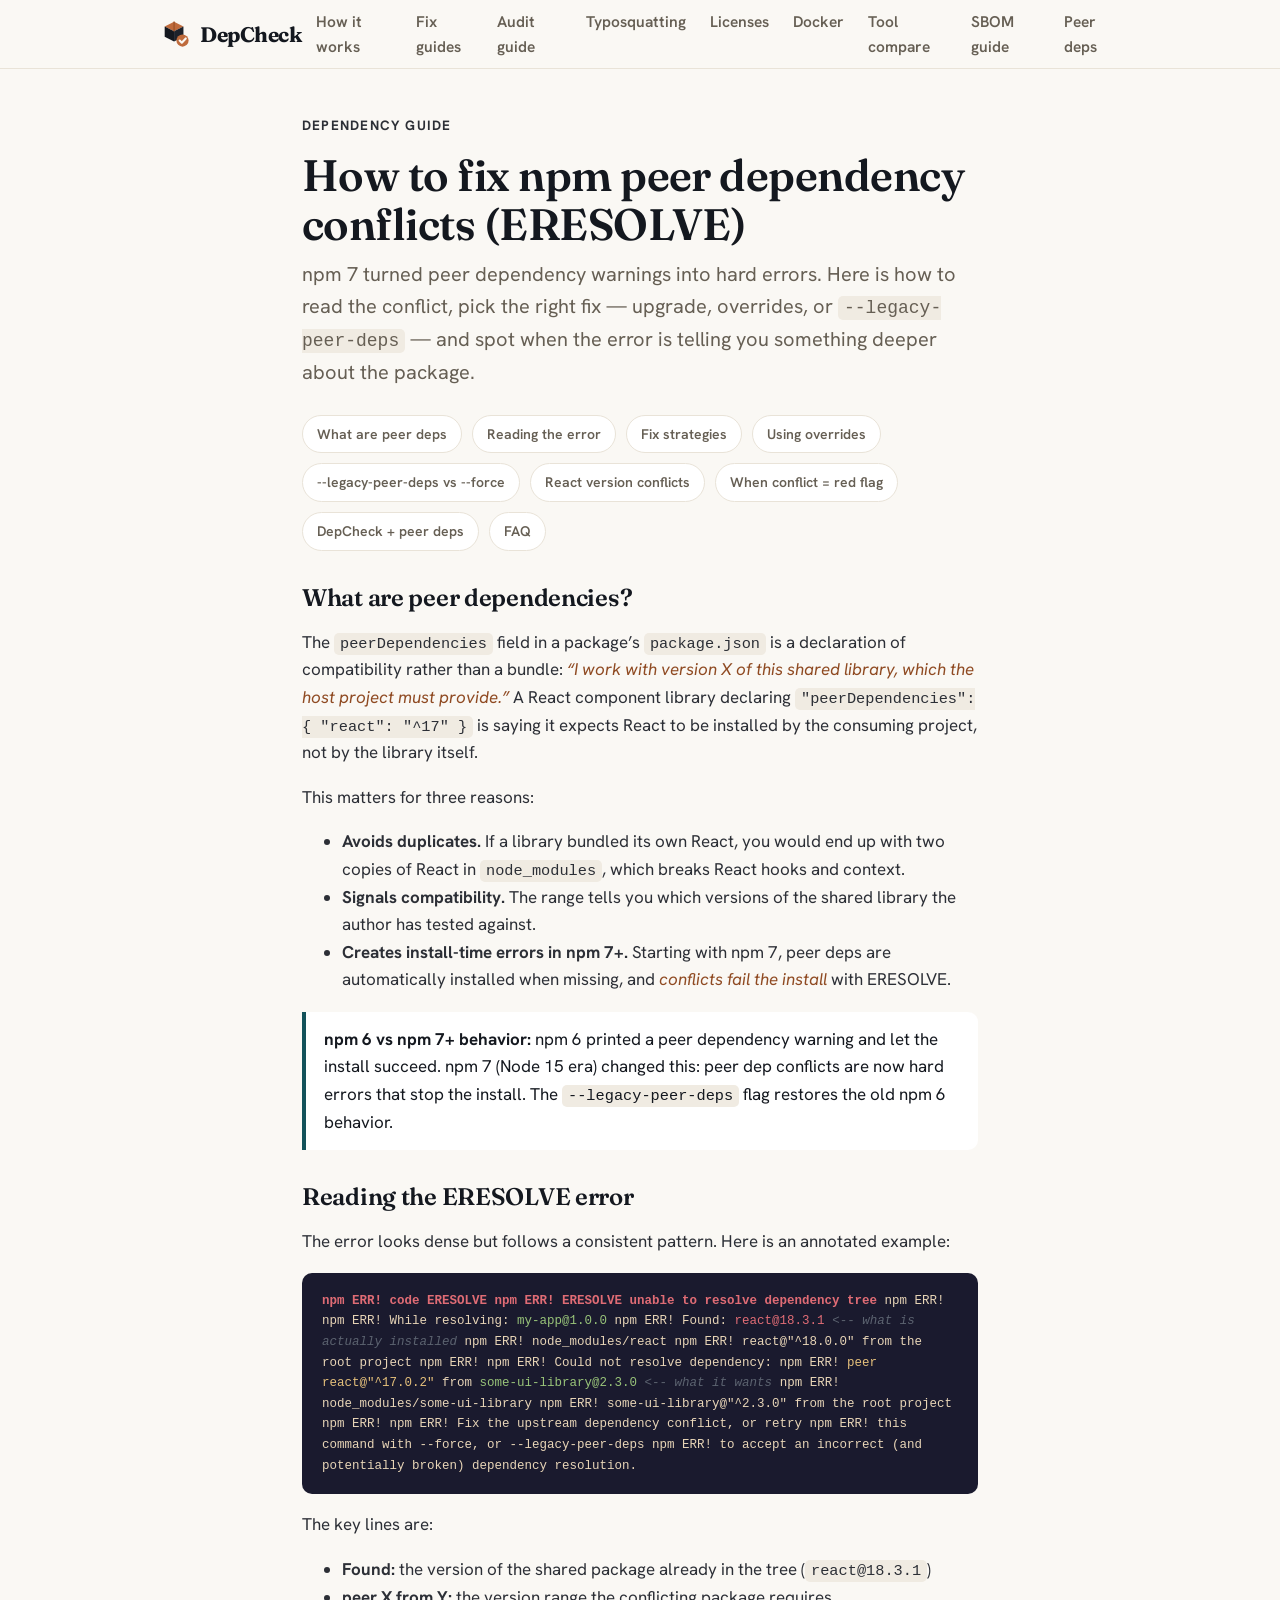
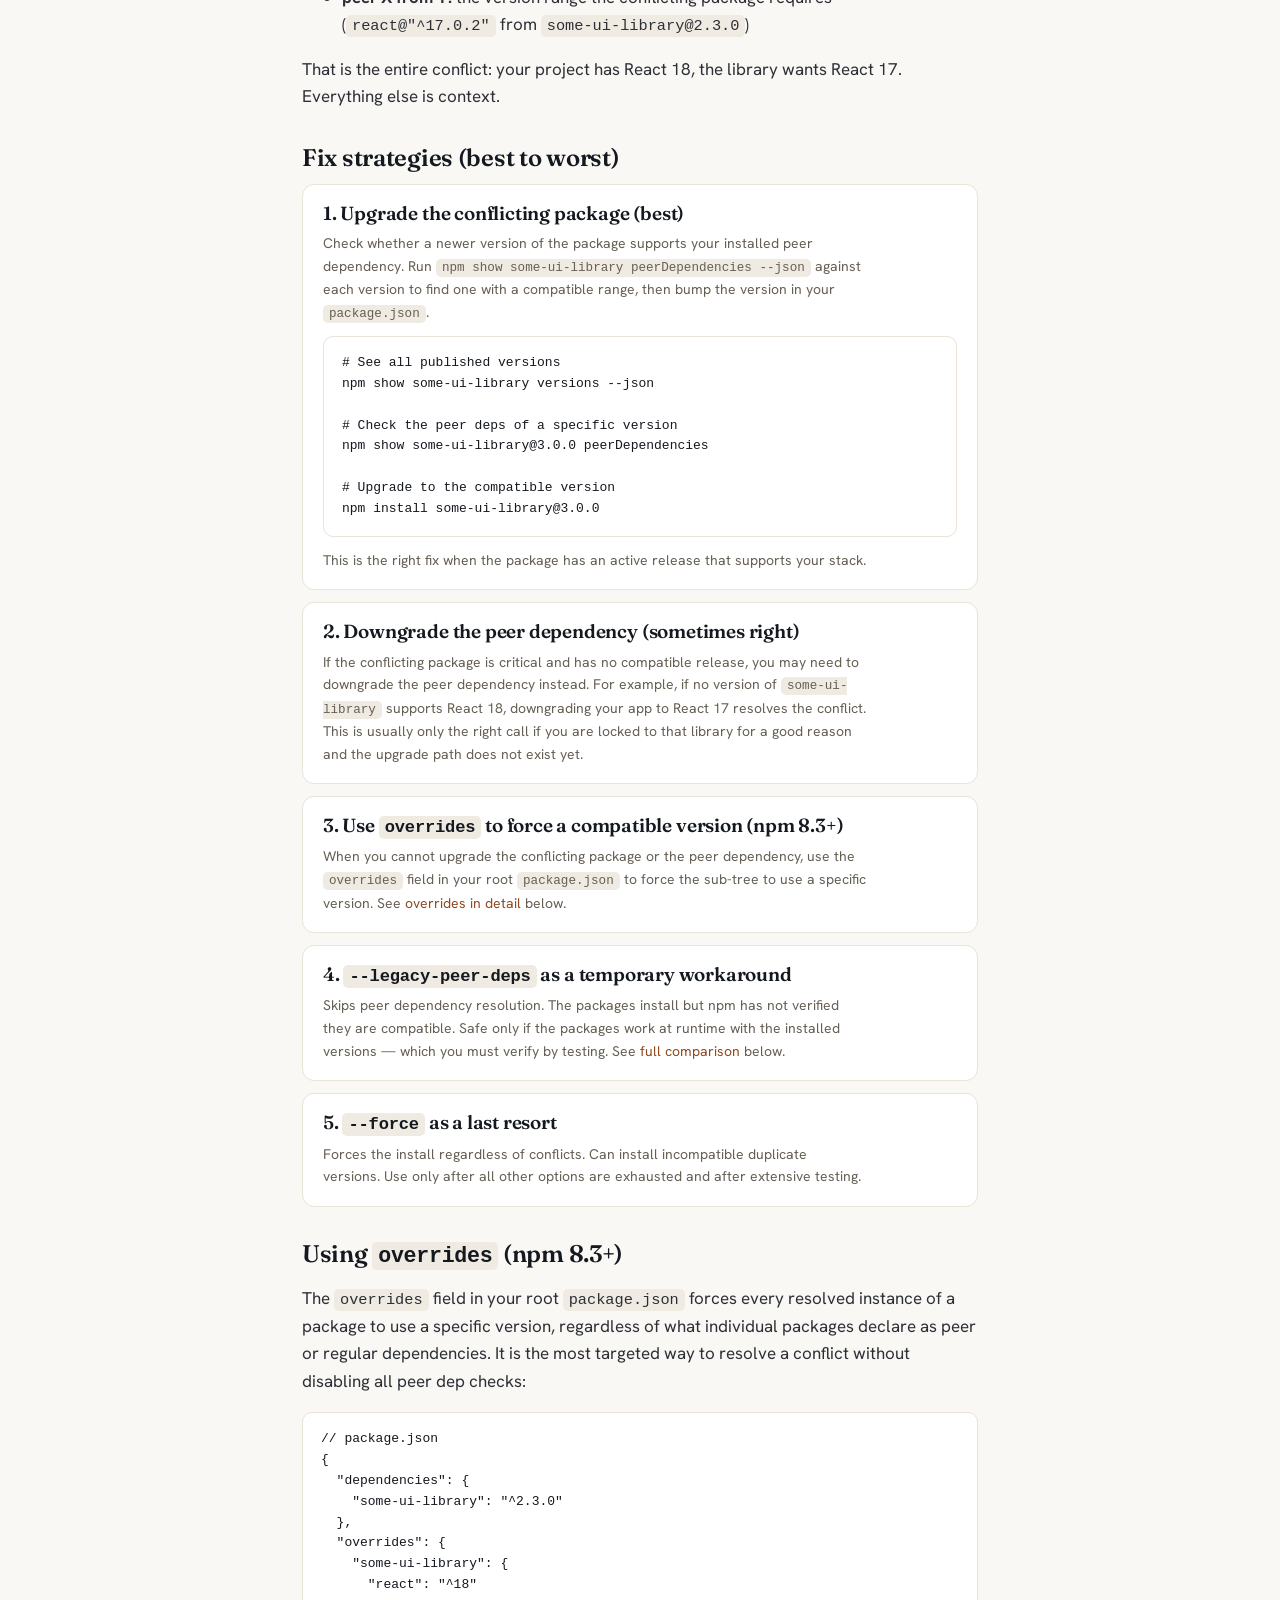
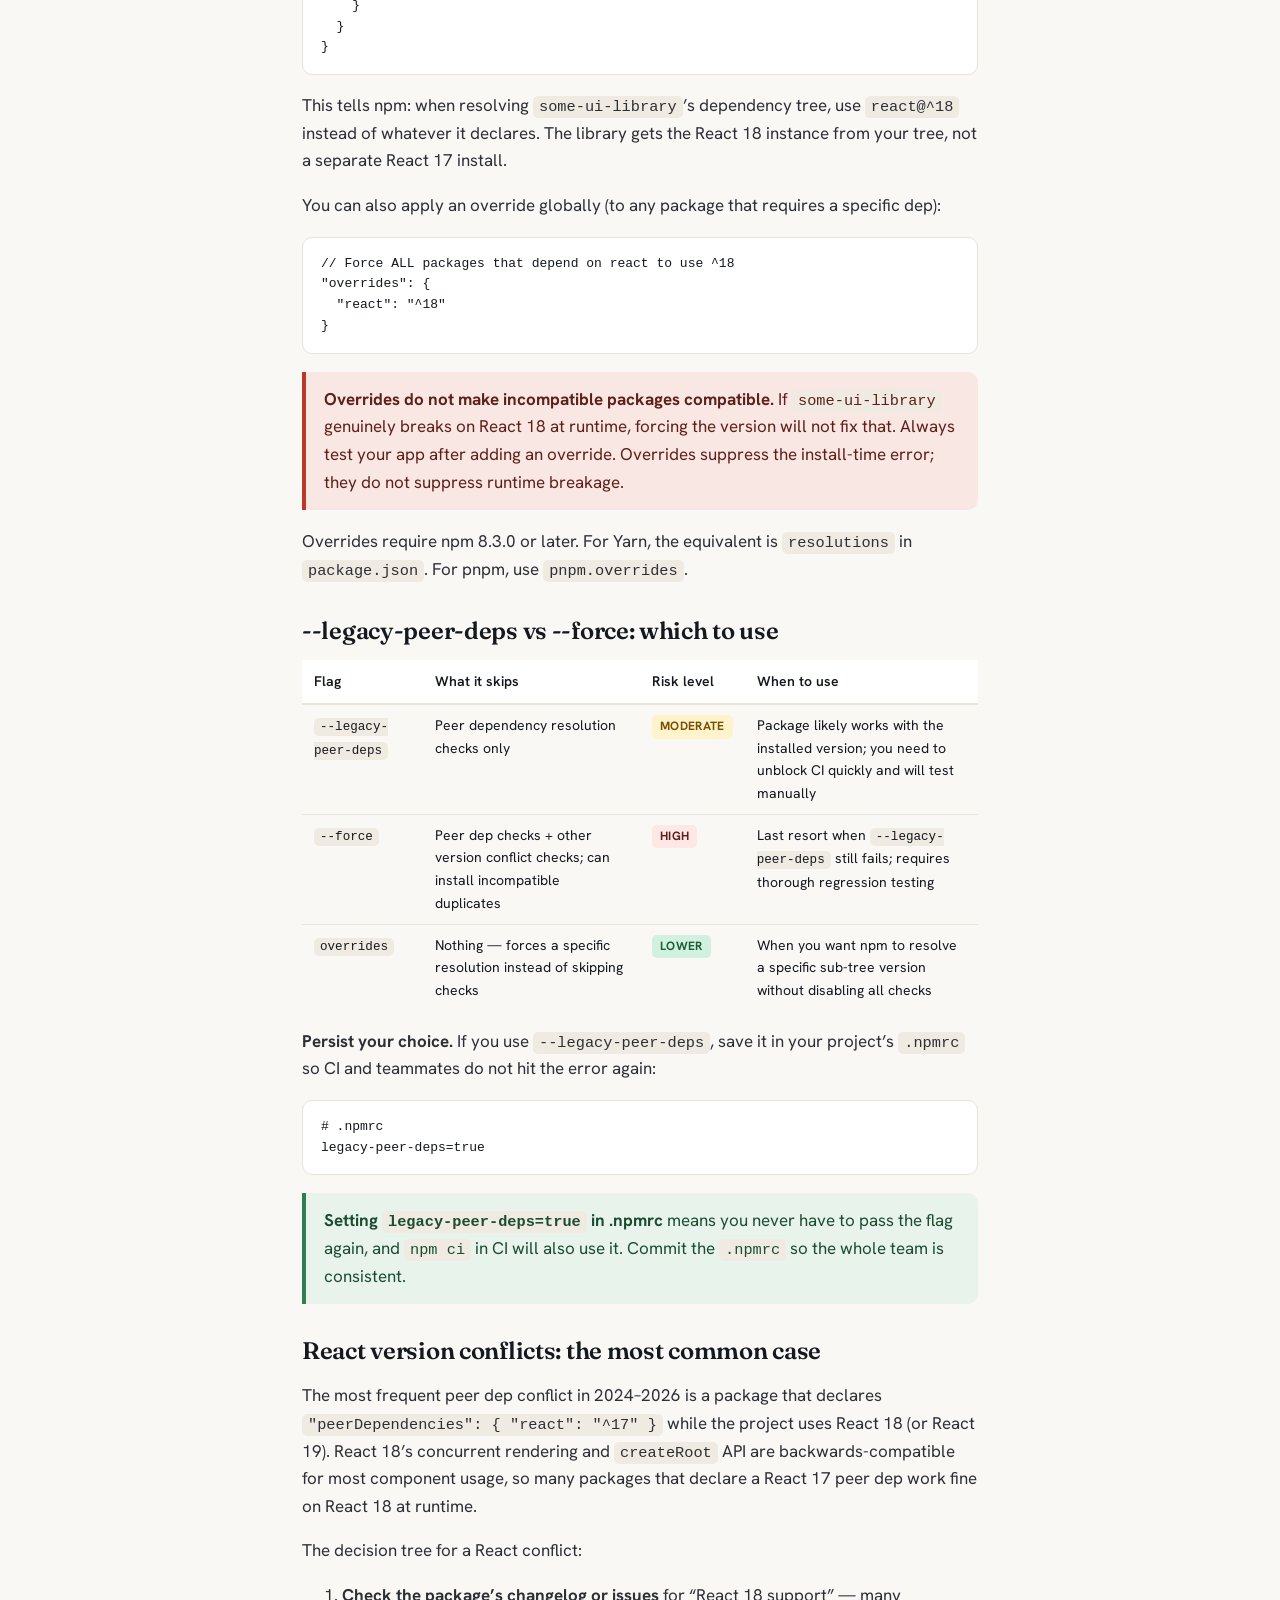
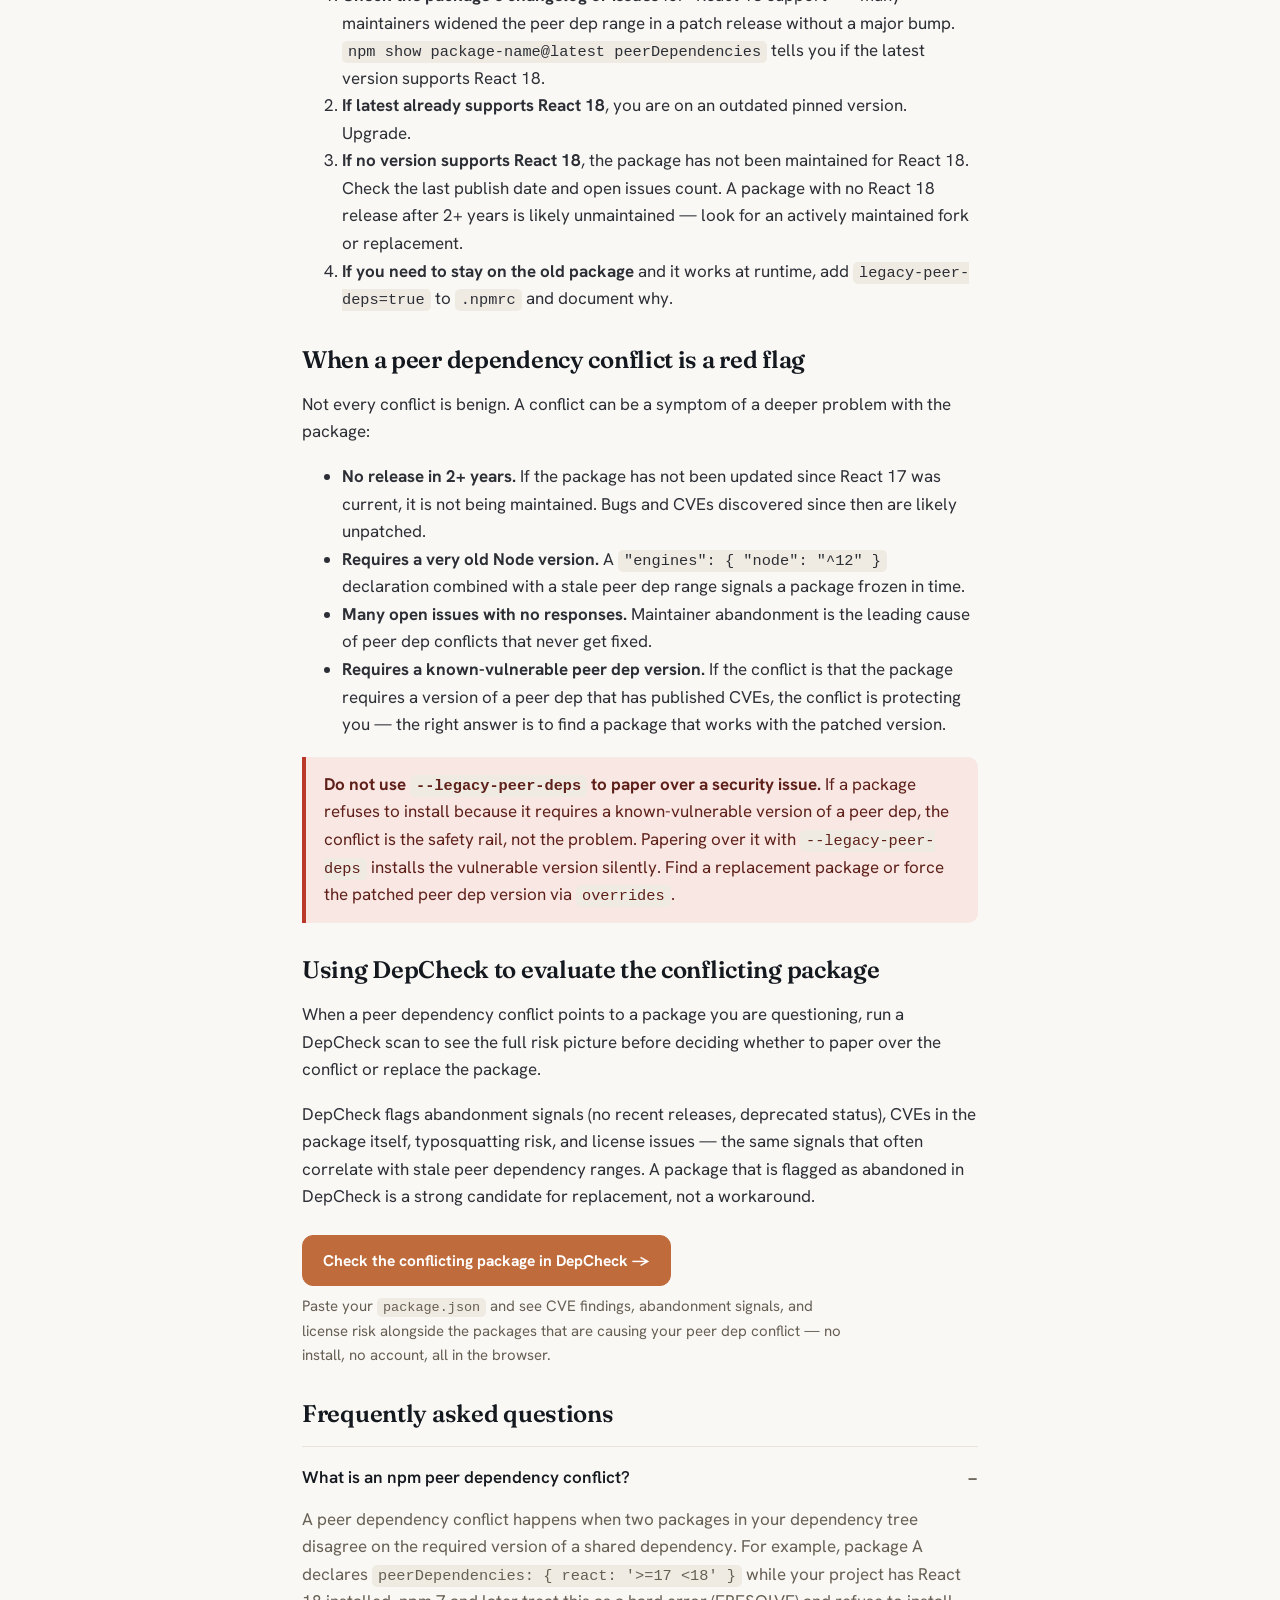
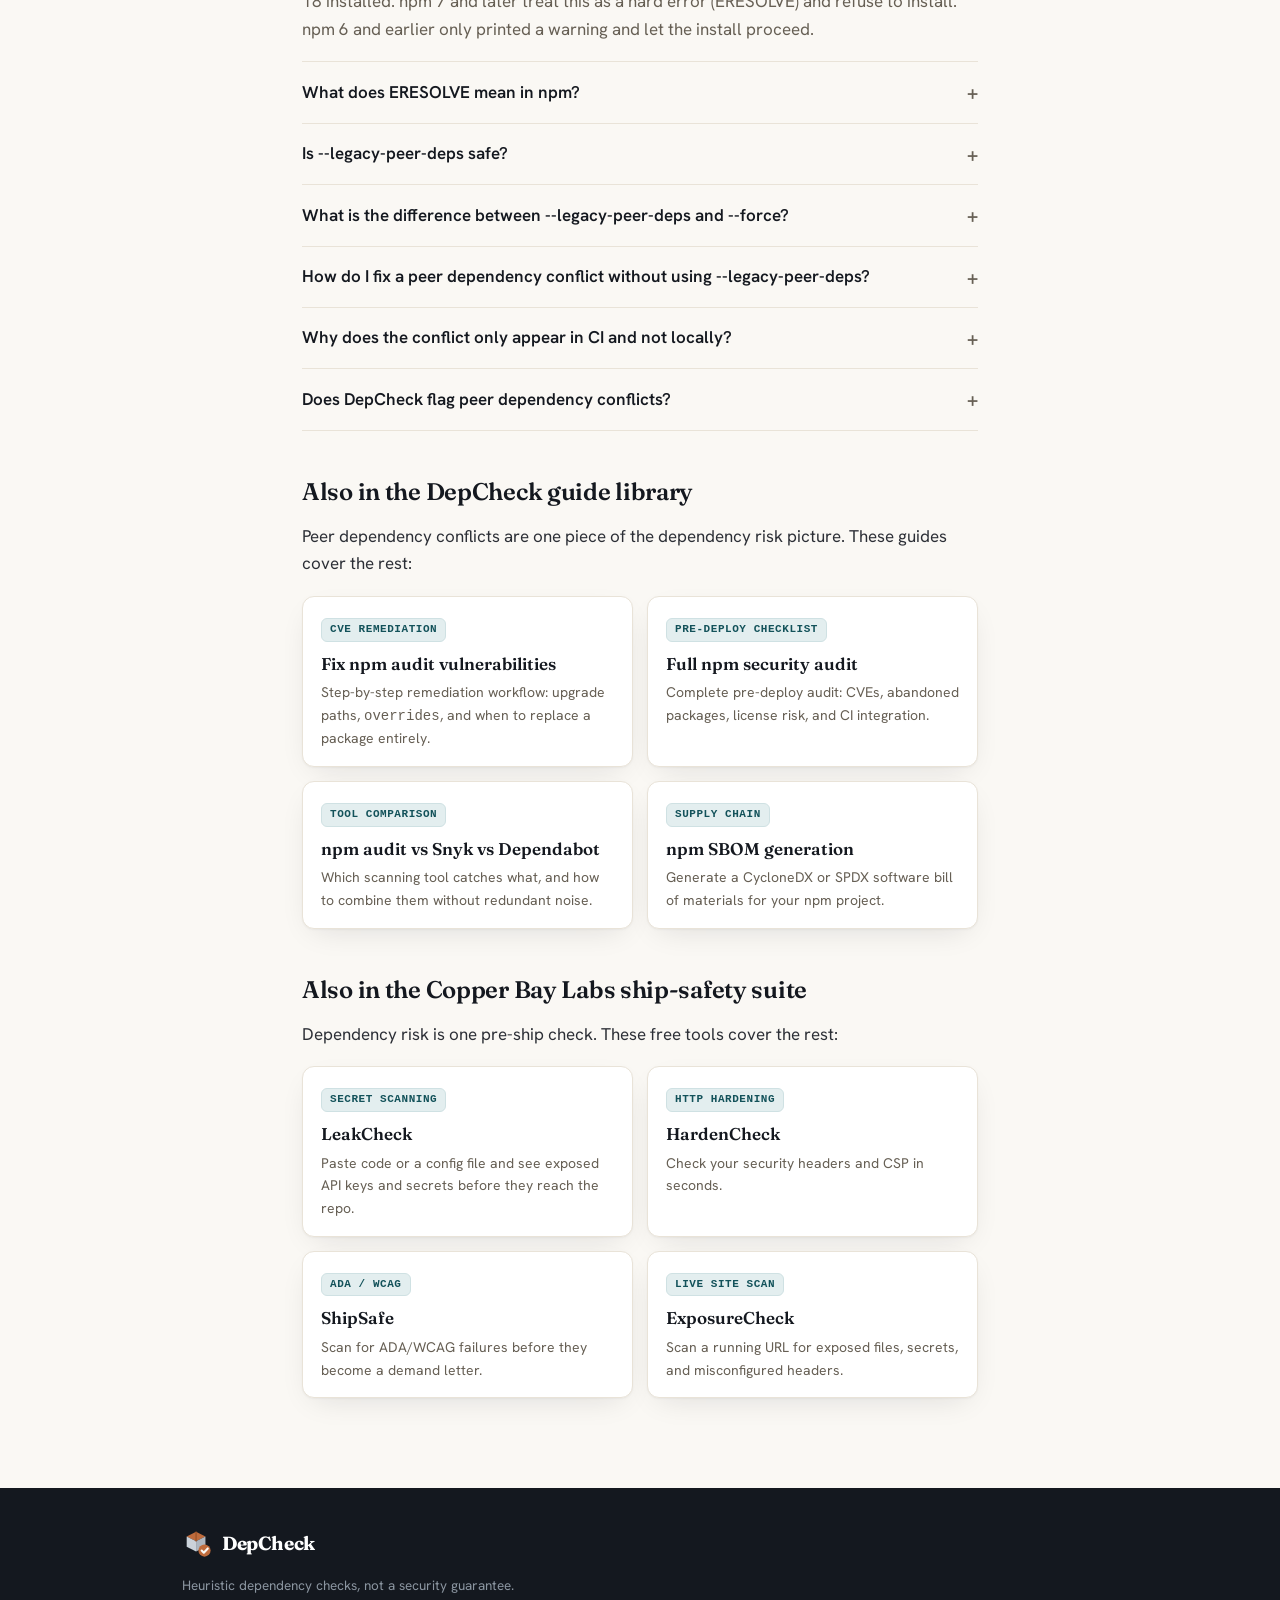
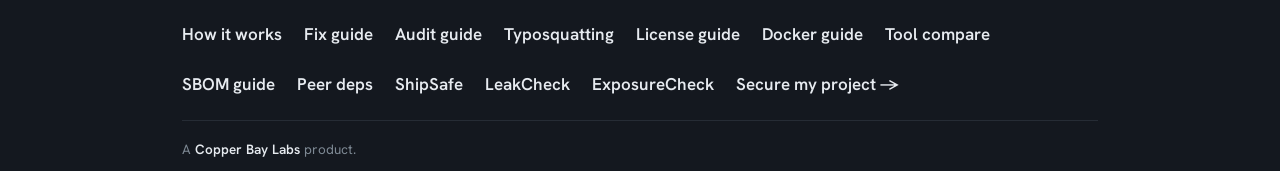
<file: guides/npm-peer-dependency-conflicts.html>
<!doctype html>
<html lang="en">
<head>
<meta charset="utf-8">
<meta name="viewport" content="width=device-width, initial-scale=1">
<title>How to Fix npm Peer Dependency Conflicts (ERESOLVE)</title>
<meta name="description" content="Fix npm ERESOLVE peer dependency conflicts step by step. Understand --legacy-peer-deps vs --force, use overrides to resolve the dependency tree, and know when a conflicting package is a red flag.">
<link rel="canonical" href="https://labs.copperbaytech.com/depcheck/guides/npm-peer-dependency-conflicts.html">
<meta property="og:type" content="article">
<meta property="og:site_name" content="DepCheck">
<meta property="og:title" content="How to Fix npm Peer Dependency Conflicts (ERESOLVE)">
<meta property="og:description" content="Step-by-step guide to resolving npm ERESOLVE peer dependency conflicts. Covers --legacy-peer-deps vs --force vs overrides, React version mismatches, and when a conflict signals an abandoned package.">
<meta property="og:url" content="https://labs.copperbaytech.com/depcheck/guides/npm-peer-dependency-conflicts.html">
<meta property="og:image" content="https://labs.copperbaytech.com/depcheck/og-image.png">
<meta property="og:image:width" content="1200">
<meta property="og:image:height" content="630">
<meta name="twitter:card" content="summary_large_image">
<meta name="theme-color" content="#faf8f4">
<link rel="icon" href="../favicon.svg" type="image/svg+xml">
<link rel="apple-touch-icon" href="../apple-touch-icon.png">
<link rel="preconnect" href="https://fonts.googleapis.com">
<link rel="preconnect" href="https://fonts.gstatic.com" crossorigin>
<link href="https://fonts.googleapis.com/css2?family=Fraunces:opsz,wght@9..144,500;9..144,600;9..144,700&family=Hanken+Grotesk:wght@400;500;600;700&display=swap" rel="stylesheet">
<script type="application/ld+json">
{"@context":"https://schema.org","@type":"TechArticle","headline":"How to Fix npm Peer Dependency Conflicts (ERESOLVE)","description":"A step-by-step guide to resolving npm ERESOLVE peer dependency errors. Covers what peer dependencies are, how to read the error tree, the difference between --legacy-peer-deps and --force, using the overrides field, React version conflicts, and when a conflict signals an abandoned or risky package.","author":{"@type":"Organization","name":"Copper Bay Labs","url":"https://copperbaytech.com"},"publisher":{"@type":"Organization","name":"Copper Bay Labs","url":"https://copperbaytech.com"},"datePublished":"2026-11-15","dateModified":"2026-11-15","mainEntityOfPage":"https://labs.copperbaytech.com/depcheck/guides/npm-peer-dependency-conflicts.html","mainEntity":{"@type":"FAQPage","mainEntity":[{"@type":"Question","name":"What is an npm peer dependency conflict?","acceptedAnswer":{"@type":"Answer","text":"A peer dependency conflict happens when two packages in your dependency tree disagree on the required version of a shared dependency. For example, package A declares peerDependencies: { react: '>=17 <18' } while your project (or another package) has React 18 installed. npm 7 and later treat this as a hard error (ERESOLVE) and refuse to install. npm 6 and earlier only printed a warning and let the install proceed."}},{"@type":"Question","name":"What does ERESOLVE mean in npm?","acceptedAnswer":{"@type":"Answer","text":"ERESOLVE stands for 'Error: RESOLVEr error' — npm's dependency resolver cannot find a version combination that satisfies all declared peer dependency constraints at the same time. The error message prints the dependency tree fragment that caused the conflict, naming the package, the version it requires, and the version that is actually present."}},{"@type":"Question","name":"Is --legacy-peer-deps safe?","acceptedAnswer":{"@type":"Answer","text":"--legacy-peer-deps tells npm to ignore peer dependency conflicts entirely and behave like npm 6, which only warned about them. It is safe if the packages involved are functionally compatible at runtime despite the version mismatch — many packages declare conservative peer dep ranges and work fine with newer major versions. It is not safe if the package genuinely breaks with the installed version. The flag does not hide runtime errors; it only suppresses the install-time check. Test your app after using it."}},{"@type":"Question","name":"What is the difference between --legacy-peer-deps and --force?","acceptedAnswer":{"@type":"Answer","text":"--legacy-peer-deps skips peer dependency resolution checks. --force skips peer dependency checks AND overrides other safety checks, including version conflicts in direct dependencies. --force can install multiple incompatible versions of the same package into node_modules simultaneously, which can cause subtle runtime bugs. Use --legacy-peer-deps first; reach for --force only as a last resort when --legacy-peer-deps still fails."}},{"@type":"Question","name":"How do I fix a peer dependency conflict without using --legacy-peer-deps?","acceptedAnswer":{"@type":"Answer","text":"The cleanest fix is upgrading the conflicting package to a version that supports your installed peer dependency. If no compatible version exists, use the overrides field in your package.json (npm 8.3+) to pin the peer dependency to a version the conflicting package can accept: { \"overrides\": { \"some-package\": { \"react\": \"^18\" } } }. This forces the sub-tree to use the version you specify. Always re-test after applying an override."}},{"@type":"Question","name":"Why does the conflict only appear in CI and not locally?","acceptedAnswer":{"@type":"Answer","text":"If your local environment runs npm install while CI runs npm ci, they can produce different node_modules. npm ci does a clean install from package-lock.json and applies stricter peer dependency checks. Local installs may have cached resolutions that bypass the check. The more common cause is a version difference in npm itself: CI may run a newer npm that enforces peer deps more strictly. Pin the npm version in your CI setup (engines field or .nvmrc) to make them consistent."}},{"@type":"Question","name":"Does DepCheck flag peer dependency conflicts?","acceptedAnswer":{"@type":"Answer","text":"DepCheck flags packages that show abandonment signals, CVEs, and other risk categories — including packages that have not had a release in years, which is the leading cause of peer dependency conflicts (the package declared a peer dep range that excludes newer major versions of React or Node and has never been updated). If DepCheck flags a package as abandoned, that is a strong signal to find an actively maintained replacement rather than papering over the conflict with --legacy-peer-deps."}}]}}
</script>
<link rel="stylesheet" href="../styles.css?v=1">
<style>
  .doc .lede{font-size:clamp(17px,2.3vw,20px);color:var(--muted)}
  .doc h2{scroll-margin-top:80px}
  .doc h3{font-family:"Fraunces",Georgia,serif;font-weight:600;font-size:19px;margin:22px 0 6px;letter-spacing:-.01em}
  .toc{display:flex;flex-wrap:wrap;gap:10px;margin:22px 0 6px;padding:0;list-style:none}
  .toc a{display:inline-block;background:var(--surface);border:1px solid var(--line);border-radius:999px;padding:7px 14px;font-size:14px;font-weight:600;color:var(--muted)}
  .toc a:hover{border-color:var(--bay);color:var(--ink);text-decoration:none}
  .callout.warn-callout{background:var(--fail-bg);border-left-color:var(--fail);color:#5e2019}
  .callout.tip-callout{background:var(--pass-bg);border-left-color:var(--pass);color:#1b4d30}
  .callout.info-callout{background:var(--surface);border-left-color:var(--bay);color:var(--ink)}
  pre{background:var(--surface);border:1px solid var(--line);border-radius:10px;padding:16px 18px;overflow-x:auto;font-family:ui-monospace,Menlo,Consolas,monospace;font-size:13px;line-height:1.6;margin:12px 0}
  pre code{background:none;padding:0;font-size:inherit}
  .doc code.inline{font-family:ui-monospace,Menlo,Consolas,monospace;font-size:.9em;background:var(--line-2);padding:2px 6px;border-radius:5px}
  .compare-table{width:100%;border-collapse:collapse;margin:16px 0;font-size:14px}
  .compare-table th{text-align:left;padding:10px 12px;background:var(--surface);border-bottom:2px solid var(--line);font-weight:600}
  .compare-table td{padding:9px 12px;border-bottom:1px solid var(--line);vertical-align:top}
  .compare-table tr:last-child td{border-bottom:none}
  .badge{display:inline-block;font-size:12px;font-weight:700;padding:2px 8px;border-radius:5px;letter-spacing:.03em;text-transform:uppercase}
  .badge.safe{background:#d1f0e0;color:#1b5e36}
  .badge.caution{background:#fff3cc;color:#7a4f00}
  .badge.danger{background:#fde8e5;color:#5e2019}
  .step-card{background:var(--surface);border:1px solid var(--line);border-radius:12px;padding:18px 20px;margin:12px 0}
  .step-card h3{margin:0 0 8px}
  .step-card p{margin:0 0 10px;color:var(--muted);font-size:14px}
  .step-card p:last-child{margin-bottom:0}
  .suite{display:grid;grid-template-columns:repeat(auto-fit,minmax(220px,1fr));gap:14px;margin:18px 0 6px}
  .suite a{display:block;background:var(--surface);border:1px solid var(--line);border-radius:12px;padding:16px 18px;box-shadow:var(--shadow);transition:box-shadow .15s,transform .15s,border-color .15s}
  .suite a:hover{text-decoration:none;box-shadow:var(--shadow-lift);transform:translateY(-2px);border-color:var(--line-2)}
  .suite .s-name{font-family:"Fraunces",serif;font-weight:600;font-size:17px;color:var(--ink);display:block;margin:0 0 4px}
  .suite p{color:var(--muted);font-size:14px;margin:0}
  .suite .s-tag{display:inline-block;margin-bottom:8px;font-family:ui-monospace,Menlo,Consolas,monospace;font-size:11px;font-weight:700;letter-spacing:.05em;text-transform:uppercase;color:var(--bay);background:var(--bay-tint,#e8f4f6);border:1px solid #cfe1e3;border-radius:6px;padding:2px 8px}
  .faq-section{margin:18px 0}
  .faq-section details{border-bottom:1px solid var(--line);padding:14px 0}
  .faq-section details:first-child{border-top:1px solid var(--line)}
  .faq-section summary{font-weight:600;cursor:pointer;list-style:none;display:flex;justify-content:space-between;align-items:center;gap:12px}
  .faq-section summary::-webkit-details-marker{display:none}
  .faq-section summary::after{content:"+";font-size:20px;color:var(--muted);flex-shrink:0}
  .faq-section details[open] summary::after{content:"\2212"}
  .faq-section details p,.faq-section details ul,.faq-section details pre{margin:12px 0 4px;color:var(--muted)}
  .faq-section details pre{font-size:12px}
  .error-block{background:#1a1a2e;color:#e8d5b7;border-radius:10px;padding:18px 20px;overflow-x:auto;font-family:ui-monospace,Menlo,Consolas,monospace;font-size:12.5px;line-height:1.65;margin:12px 0}
  .error-block .err-label{color:#e06c75;font-weight:700}
  .error-block .err-pkg{color:#98c379}
  .error-block .err-wanted{color:#e5c07b}
  .error-block .err-found{color:#e06c75}
  .error-block .err-comment{color:#5c6370;font-style:italic}
</style>
</head>
<body>
<a class="skip" href="#main">Skip to main content</a>

<header class="masthead" role="banner">
  <div class="wrap hdr-bar">
    <a class="brand" href="../" aria-label="DepCheck &mdash; go to homepage">
      <svg class="mark" viewBox="0 0 64 64" aria-hidden="true">
        <path d="M30 6 50 16 30 26 10 16 Z" fill="#bf6b3c"/>
        <path d="M10 16 30 26 30 48 10 38 Z" fill="#14181f"/>
        <path d="M50 16 30 26 30 48 50 38 Z" fill="#1d222b"/>
        <path d="M30 6 30 26" stroke="#8f4a22" stroke-width="2" stroke-linecap="round"/>
        <circle cx="48" cy="46" r="13" fill="#bf6b3c"/>
        <path d="M42 46 46.5 50.5 55 41.5" fill="none" stroke="#faf8f4" stroke-width="4.5" stroke-linecap="round" stroke-linejoin="round"/>
      </svg>
      <span class="wordmark">DepCheck</span>
    </a>
    <nav class="nav" aria-label="Primary navigation">
      <a href="../about.html">How it works</a>
      <a href="fix-npm-audit-vulnerabilities.html">Fix guides</a>
      <a href="audit-npm-packages-security.html">Audit guide</a>
      <a href="npm-typosquatting-how-to-detect.html">Typosquatting</a>
      <a href="npm-license-compliance.html">Licenses</a>
      <a href="audit-node-docker-vulnerabilities.html">Docker</a>
      <a href="npm-audit-vs-snyk-vs-dependabot.html">Tool compare</a>
      <a href="npm-sbom-cyclonedx-spdx.html">SBOM guide</a>
      <a href="npm-peer-dependency-conflicts.html" aria-current="page">Peer deps</a>
    </nav>
  </div>
</header>

<main id="main">
<article class="doc">
  <div class="wrap narrow">
    <p class="eyebrow" style="text-align:left">Dependency guide</p>
    <h1>How to fix npm peer dependency conflicts (ERESOLVE)</h1>
    <p class="lede">npm 7 turned peer dependency warnings into hard errors. Here is how to read the conflict, pick the right fix &mdash; upgrade, overrides, or <code class="inline">--legacy-peer-deps</code> &mdash; and spot when the error is telling you something deeper about the package.</p>

    <ul class="toc" aria-label="On this page">
      <li><a href="#what-are-peer-deps">What are peer deps</a></li>
      <li><a href="#reading-eresolve">Reading the error</a></li>
      <li><a href="#fix-strategies">Fix strategies</a></li>
      <li><a href="#overrides">Using overrides</a></li>
      <li><a href="#legacy-vs-force">--legacy-peer-deps vs --force</a></li>
      <li><a href="#react-conflicts">React version conflicts</a></li>
      <li><a href="#red-flags">When conflict = red flag</a></li>
      <li><a href="#depcheck">DepCheck + peer deps</a></li>
      <li><a href="#faq">FAQ</a></li>
    </ul>

    <h2 id="what-are-peer-deps">What are peer dependencies?</h2>
    <p>The <code class="inline">peerDependencies</code> field in a package&rsquo;s <code class="inline">package.json</code> is a declaration of compatibility rather than a bundle: <em>&ldquo;I work with version X of this shared library, which the host project must provide.&rdquo;</em> A React component library declaring <code class="inline">"peerDependencies": { "react": "^17" }</code> is saying it expects React to be installed by the consuming project, not by the library itself.</p>

    <p>This matters for three reasons:</p>
    <ul>
      <li><strong>Avoids duplicates.</strong> If a library bundled its own React, you would end up with two copies of React in <code class="inline">node_modules</code>, which breaks React hooks and context.</li>
      <li><strong>Signals compatibility.</strong> The range tells you which versions of the shared library the author has tested against.</li>
      <li><strong>Creates install-time errors in npm 7+.</strong> Starting with npm 7, peer deps are automatically installed when missing, and <em>conflicts fail the install</em> with ERESOLVE.</li>
    </ul>

    <div class="callout info-callout">
      <strong>npm 6 vs npm 7+ behavior:</strong> npm 6 printed a peer dependency warning and let the install succeed. npm 7 (Node 15 era) changed this: peer dep conflicts are now hard errors that stop the install. The <code class="inline">--legacy-peer-deps</code> flag restores the old npm 6 behavior.
    </div>

    <h2 id="reading-eresolve">Reading the ERESOLVE error</h2>
    <p>The error looks dense but follows a consistent pattern. Here is an annotated example:</p>

    <div class="error-block"><span class="err-label">npm ERR! code ERESOLVE</span>
<span class="err-label">npm ERR! ERESOLVE unable to resolve dependency tree</span>
npm ERR!
npm ERR! While resolving: <span class="err-pkg">my-app@1.0.0</span>
npm ERR! Found: <span class="err-found">react@18.3.1</span>           <span class="err-comment">&lt;-- what is actually installed</span>
npm ERR! node_modules/react
npm ERR!   react@"^18.0.0" from the root project
npm ERR!
npm ERR! Could not resolve dependency:
npm ERR! <span class="err-wanted">peer react@"^17.0.2"</span> from <span class="err-pkg">some-ui-library@2.3.0</span>  <span class="err-comment">&lt;-- what it wants</span>
npm ERR! node_modules/some-ui-library
npm ERR!   some-ui-library@"^2.3.0" from the root project
npm ERR!
npm ERR! Fix the upstream dependency conflict, or retry
npm ERR! this command with --force, or --legacy-peer-deps
npm ERR! to accept an incorrect (and potentially broken) dependency resolution.</div>

    <p>The key lines are:</p>
    <ul>
      <li><strong>Found:</strong> the version of the shared package already in the tree (<code class="inline">react@18.3.1</code>)</li>
      <li><strong>peer X from Y:</strong> the version range the conflicting package requires (<code class="inline">react@"^17.0.2"</code> from <code class="inline">some-ui-library@2.3.0</code>)</li>
    </ul>
    <p>That is the entire conflict: your project has React 18, the library wants React 17. Everything else is context.</p>

    <h2 id="fix-strategies">Fix strategies (best to worst)</h2>

    <div class="step-card">
      <h3>1. Upgrade the conflicting package (best)</h3>
      <p>Check whether a newer version of the package supports your installed peer dependency. Run <code class="inline">npm show some-ui-library peerDependencies --json</code> against each version to find one with a compatible range, then bump the version in your <code class="inline">package.json</code>.</p>
      <pre><code># See all published versions
npm show some-ui-library versions --json

# Check the peer deps of a specific version
npm show some-ui-library@3.0.0 peerDependencies

# Upgrade to the compatible version
npm install some-ui-library@3.0.0</code></pre>
      <p>This is the right fix when the package has an active release that supports your stack.</p>
    </div>

    <div class="step-card">
      <h3>2. Downgrade the peer dependency (sometimes right)</h3>
      <p>If the conflicting package is critical and has no compatible release, you may need to downgrade the peer dependency instead. For example, if no version of <code class="inline">some-ui-library</code> supports React 18, downgrading your app to React 17 resolves the conflict. This is usually only the right call if you are locked to that library for a good reason and the upgrade path does not exist yet.</p>
    </div>

    <div class="step-card">
      <h3>3. Use <code class="inline">overrides</code> to force a compatible version (npm 8.3+)</h3>
      <p>When you cannot upgrade the conflicting package or the peer dependency, use the <code class="inline">overrides</code> field in your root <code class="inline">package.json</code> to force the sub-tree to use a specific version. See <a href="#overrides">overrides in detail</a> below.</p>
    </div>

    <div class="step-card">
      <h3>4. <code class="inline">--legacy-peer-deps</code> as a temporary workaround</h3>
      <p>Skips peer dependency resolution. The packages install but npm has not verified they are compatible. Safe only if the packages work at runtime with the installed versions &mdash; which you must verify by testing. See <a href="#legacy-vs-force">full comparison</a> below.</p>
    </div>

    <div class="step-card">
      <h3>5. <code class="inline">--force</code> as a last resort</h3>
      <p>Forces the install regardless of conflicts. Can install incompatible duplicate versions. Use only after all other options are exhausted and after extensive testing.</p>
    </div>

    <h2 id="overrides">Using <code class="inline">overrides</code> (npm 8.3+)</h2>
    <p>The <code class="inline">overrides</code> field in your root <code class="inline">package.json</code> forces every resolved instance of a package to use a specific version, regardless of what individual packages declare as peer or regular dependencies. It is the most targeted way to resolve a conflict without disabling all peer dep checks:</p>

    <pre><code>// package.json
{
  "dependencies": {
    "some-ui-library": "^2.3.0"
  },
  "overrides": {
    "some-ui-library": {
      "react": "^18"
    }
  }
}</code></pre>

    <p>This tells npm: when resolving <code class="inline">some-ui-library</code>&rsquo;s dependency tree, use <code class="inline">react@^18</code> instead of whatever it declares. The library gets the React 18 instance from your tree, not a separate React 17 install.</p>

    <p>You can also apply an override globally (to any package that requires a specific dep):</p>

    <pre><code>// Force ALL packages that depend on react to use ^18
"overrides": {
  "react": "^18"
}</code></pre>

    <div class="callout warn-callout">
      <strong>Overrides do not make incompatible packages compatible.</strong> If <code class="inline">some-ui-library</code> genuinely breaks on React 18 at runtime, forcing the version will not fix that. Always test your app after adding an override. Overrides suppress the install-time error; they do not suppress runtime breakage.
    </div>

    <p>Overrides require npm 8.3.0 or later. For Yarn, the equivalent is <code class="inline">resolutions</code> in <code class="inline">package.json</code>. For pnpm, use <code class="inline">pnpm.overrides</code>.</p>

    <h2 id="legacy-vs-force">--legacy-peer-deps vs --force: which to use</h2>

    <table class="compare-table">
      <thead>
        <tr>
          <th>Flag</th>
          <th>What it skips</th>
          <th>Risk level</th>
          <th>When to use</th>
        </tr>
      </thead>
      <tbody>
        <tr>
          <td><code class="inline">--legacy-peer-deps</code></td>
          <td>Peer dependency resolution checks only</td>
          <td><span class="badge caution">Moderate</span></td>
          <td>Package likely works with the installed version; you need to unblock CI quickly and will test manually</td>
        </tr>
        <tr>
          <td><code class="inline">--force</code></td>
          <td>Peer dep checks + other version conflict checks; can install incompatible duplicates</td>
          <td><span class="badge danger">High</span></td>
          <td>Last resort when <code class="inline">--legacy-peer-deps</code> still fails; requires thorough regression testing</td>
        </tr>
        <tr>
          <td><code class="inline">overrides</code></td>
          <td>Nothing — forces a specific resolution instead of skipping checks</td>
          <td><span class="badge safe">Lower</span></td>
          <td>When you want npm to resolve a specific sub-tree version without disabling all checks</td>
        </tr>
      </tbody>
    </table>

    <p><strong>Persist your choice.</strong> If you use <code class="inline">--legacy-peer-deps</code>, save it in your project&rsquo;s <code class="inline">.npmrc</code> so CI and teammates do not hit the error again:</p>
    <pre><code># .npmrc
legacy-peer-deps=true</code></pre>

    <div class="callout tip-callout">
      <strong>Setting <code class="inline">legacy-peer-deps=true</code> in .npmrc</strong> means you never have to pass the flag again, and <code class="inline">npm ci</code> in CI will also use it. Commit the <code class="inline">.npmrc</code> so the whole team is consistent.
    </div>

    <h2 id="react-conflicts">React version conflicts: the most common case</h2>
    <p>The most frequent peer dep conflict in 2024&ndash;2026 is a package that declares <code class="inline">"peerDependencies": { "react": "^17" }</code> while the project uses React 18 (or React 19). React 18&rsquo;s concurrent rendering and <code class="inline">createRoot</code> API are backwards-compatible for most component usage, so many packages that declare a React 17 peer dep work fine on React 18 at runtime.</p>

    <p>The decision tree for a React conflict:</p>
    <ol>
      <li><strong>Check the package&rsquo;s changelog or issues</strong> for &ldquo;React 18 support&rdquo; — many maintainers widened the peer dep range in a patch release without a major bump. <code class="inline">npm show package-name@latest peerDependencies</code> tells you if the latest version supports React 18.</li>
      <li><strong>If latest already supports React 18</strong>, you are on an outdated pinned version. Upgrade.</li>
      <li><strong>If no version supports React 18</strong>, the package has not been maintained for React 18. Check the last publish date and open issues count. A package with no React 18 release after 2+ years is likely unmaintained — look for an actively maintained fork or replacement.</li>
      <li><strong>If you need to stay on the old package</strong> and it works at runtime, add <code class="inline">legacy-peer-deps=true</code> to <code class="inline">.npmrc</code> and document why.</li>
    </ol>

    <h2 id="red-flags">When a peer dependency conflict is a red flag</h2>
    <p>Not every conflict is benign. A conflict can be a symptom of a deeper problem with the package:</p>

    <ul>
      <li><strong>No release in 2+ years.</strong> If the package has not been updated since React 17 was current, it is not being maintained. Bugs and CVEs discovered since then are likely unpatched.</li>
      <li><strong>Requires a very old Node version.</strong> A <code class="inline">"engines": { "node": "^12" }</code> declaration combined with a stale peer dep range signals a package frozen in time.</li>
      <li><strong>Many open issues with no responses.</strong> Maintainer abandonment is the leading cause of peer dep conflicts that never get fixed.</li>
      <li><strong>Requires a known-vulnerable peer dep version.</strong> If the conflict is that the package requires a version of a peer dep that has published CVEs, the conflict is protecting you — the right answer is to find a package that works with the patched version.</li>
    </ul>

    <div class="callout warn-callout">
      <strong>Do not use <code class="inline">--legacy-peer-deps</code> to paper over a security issue.</strong> If a package refuses to install because it requires a known-vulnerable version of a peer dep, the conflict is the safety rail, not the problem. Papering over it with <code class="inline">--legacy-peer-deps</code> installs the vulnerable version silently. Find a replacement package or force the patched peer dep version via <code class="inline">overrides</code>.
    </div>

    <h2 id="depcheck">Using DepCheck to evaluate the conflicting package</h2>
    <p>When a peer dependency conflict points to a package you are questioning, run a DepCheck scan to see the full risk picture before deciding whether to paper over the conflict or replace the package.</p>

    <p>DepCheck flags abandonment signals (no recent releases, deprecated status), CVEs in the package itself, typosquatting risk, and license issues &mdash; the same signals that often correlate with stale peer dependency ranges. A package that is flagged as abandoned in DepCheck is a strong candidate for replacement, not a workaround.</p>

    <p style="margin:24px 0 8px"><a class="btn primary" href="../">Check the conflicting package in DepCheck &rarr;</a></p>
    <p style="margin:0 0 24px;color:var(--muted);font-size:15px">Paste your <code class="inline">package.json</code> and see CVE findings, abandonment signals, and license risk alongside the packages that are causing your peer dep conflict &mdash; no install, no account, all in the browser.</p>

    <h2 id="faq">Frequently asked questions</h2>
    <div class="faq-section">
      <details open>
        <summary>What is an npm peer dependency conflict?</summary>
        <p>A peer dependency conflict happens when two packages in your dependency tree disagree on the required version of a shared dependency. For example, package A declares <code class="inline">peerDependencies: { react: '>=17 &lt;18' }</code> while your project has React 18 installed. npm 7 and later treat this as a hard error (ERESOLVE) and refuse to install. npm 6 and earlier only printed a warning and let the install proceed.</p>
      </details>
      <details>
        <summary>What does ERESOLVE mean in npm?</summary>
        <p>ERESOLVE stands for a dependency resolver error — npm cannot find a version combination that satisfies all declared peer dependency constraints at the same time. The error message prints the dependency tree fragment that caused the conflict, naming the package, the version it requires, and the version that is actually present in the tree.</p>
      </details>
      <details>
        <summary>Is --legacy-peer-deps safe?</summary>
        <p><code class="inline">--legacy-peer-deps</code> tells npm to ignore peer dependency conflicts and behave like npm 6, which only warned about them. It is safe if the packages are functionally compatible at runtime despite the version mismatch — many packages declare conservative peer dep ranges and work fine with newer major versions. It does not hide runtime errors; it only suppresses the install-time check. Test your app after using it. It is not safe if the conflict involves a genuinely breaking API change or a known-vulnerable peer dep version.</p>
      </details>
      <details>
        <summary>What is the difference between --legacy-peer-deps and --force?</summary>
        <p><code class="inline">--legacy-peer-deps</code> skips peer dependency resolution checks only. <code class="inline">--force</code> skips peer dependency checks and overrides other safety checks, potentially installing incompatible duplicate versions of the same package into <code class="inline">node_modules</code> simultaneously, which can cause subtle runtime bugs. Use <code class="inline">--legacy-peer-deps</code> first; reach for <code class="inline">--force</code> only as a last resort when <code class="inline">--legacy-peer-deps</code> still fails.</p>
      </details>
      <details>
        <summary>How do I fix a peer dependency conflict without using --legacy-peer-deps?</summary>
        <p>The cleanest fix is upgrading the conflicting package to a version that supports your installed peer dependency. If no compatible version exists, use the <code class="inline">overrides</code> field in your <code class="inline">package.json</code> (npm 8.3+) to pin the peer dependency to a version the conflicting package can accept:</p>
        <pre><code>{ "overrides": { "some-package": { "react": "^18" } } }</code></pre>
        <p>This forces the sub-tree to use the version you specify. Always test after applying an override.</p>
      </details>
      <details>
        <summary>Why does the conflict only appear in CI and not locally?</summary>
        <p>If your local environment uses <code class="inline">npm install</code> while CI uses <code class="inline">npm ci</code>, they can produce different results. <code class="inline">npm ci</code> does a clean install from <code class="inline">package-lock.json</code> with stricter peer dependency enforcement. Local installs may have cached resolutions from an older npm version. A version difference in npm itself between local and CI is the most common cause. Pin the npm version in <code class="inline">.nvmrc</code> or the <code class="inline">engines</code> field and make sure CI uses the same version.</p>
      </details>
      <details>
        <summary>Does DepCheck flag peer dependency conflicts?</summary>
        <p>DepCheck flags the risk signals that most often <em>cause</em> peer dependency conflicts: abandoned packages (no releases in years), deprecated packages, and known CVEs. If DepCheck flags a package as abandoned, that is a strong signal to find a maintained replacement rather than papering over the conflict with <code class="inline">--legacy-peer-deps</code>. A peer dep conflict from an actively maintained package is usually just a delayed range bump by the author.</p>
      </details>
    </div>

    <h2 style="margin-top:48px">Also in the DepCheck guide library</h2>
    <p>Peer dependency conflicts are one piece of the dependency risk picture. These guides cover the rest:</p>
    <div class="suite">
      <a href="fix-npm-audit-vulnerabilities.html">
        <span class="s-tag">CVE remediation</span>
        <span class="s-name">Fix npm audit vulnerabilities</span>
        <p>Step-by-step remediation workflow: upgrade paths, <code>overrides</code>, and when to replace a package entirely.</p>
      </a>
      <a href="audit-npm-packages-security.html">
        <span class="s-tag">Pre-deploy checklist</span>
        <span class="s-name">Full npm security audit</span>
        <p>Complete pre-deploy audit: CVEs, abandoned packages, license risk, and CI integration.</p>
      </a>
      <a href="npm-audit-vs-snyk-vs-dependabot.html">
        <span class="s-tag">Tool comparison</span>
        <span class="s-name">npm audit vs Snyk vs Dependabot</span>
        <p>Which scanning tool catches what, and how to combine them without redundant noise.</p>
      </a>
      <a href="npm-sbom-cyclonedx-spdx.html">
        <span class="s-tag">Supply chain</span>
        <span class="s-name">npm SBOM generation</span>
        <p>Generate a CycloneDX or SPDX software bill of materials for your npm project.</p>
      </a>
    </div>

    <h2 style="margin-top:48px">Also in the Copper Bay Labs ship-safety suite</h2>
    <p>Dependency risk is one pre-ship check. These free tools cover the rest:</p>
    <div class="suite">
      <a href="https://labs.copperbaytech.com/leakcheck/" target="_blank" rel="noopener noreferrer">
        <span class="s-tag">Secret scanning</span>
        <span class="s-name">LeakCheck</span>
        <p>Paste code or a config file and see exposed API keys and secrets before they reach the repo.</p>
      </a>
      <a href="https://labs.copperbaytech.com/hardencheck/" target="_blank" rel="noopener noreferrer">
        <span class="s-tag">HTTP hardening</span>
        <span class="s-name">HardenCheck</span>
        <p>Check your security headers and CSP in seconds.</p>
      </a>
      <a href="https://labs.copperbaytech.com/shipsafe/" target="_blank" rel="noopener noreferrer">
        <span class="s-tag">ADA / WCAG</span>
        <span class="s-name">ShipSafe</span>
        <p>Scan for ADA/WCAG failures before they become a demand letter.</p>
      </a>
      <a href="https://labs.copperbaytech.com/exposurecheck/" target="_blank" rel="noopener noreferrer">
        <span class="s-tag">Live site scan</span>
        <span class="s-name">ExposureCheck</span>
        <p>Scan a running URL for exposed files, secrets, and misconfigured headers.</p>
      </a>
    </div>
  </div>
</article>
</main>

<footer class="footer" role="contentinfo">
  <div class="wrap foot">
    <div>
      <a class="brand small" href="../" aria-label="DepCheck &mdash; homepage">
        <svg class="mark" viewBox="0 0 64 64" aria-hidden="true">
          <path d="M30 6 50 16 30 26 10 16 Z" fill="#bf6b3c"/>
          <path d="M10 16 30 26 30 48 10 38 Z" fill="#cbd2da"/>
          <path d="M50 16 30 26 30 48 50 38 Z" fill="#aeb6c0"/>
          <path d="M30 6 30 26" stroke="#8f4a22" stroke-width="2" stroke-linecap="round"/>
          <circle cx="48" cy="46" r="13" fill="#bf6b3c"/>
          <path d="M42 46 46.5 50.5 55 41.5" fill="none" stroke="#faf8f4" stroke-width="4.5" stroke-linecap="round" stroke-linejoin="round"/>
        </svg>
        <span class="wordmark">DepCheck</span>
      </a>
      <p class="fine">Heuristic dependency checks, not a security guarantee.</p>
    </div>
    <nav class="foot-nav" aria-label="Footer navigation">
      <a href="../about.html">How it works</a>
      <a href="fix-npm-audit-vulnerabilities.html">Fix guide</a>
      <a href="audit-npm-packages-security.html">Audit guide</a>
      <a href="npm-typosquatting-how-to-detect.html">Typosquatting</a>
      <a href="npm-license-compliance.html">License guide</a>
      <a href="audit-node-docker-vulnerabilities.html">Docker guide</a>
      <a href="npm-audit-vs-snyk-vs-dependabot.html">Tool compare</a>
      <a href="npm-sbom-cyclonedx-spdx.html">SBOM guide</a>
      <a href="npm-peer-dependency-conflicts.html" aria-current="page">Peer deps</a>
      <a href="https://labs.copperbaytech.com/shipsafe/" target="_blank" rel="noopener noreferrer">ShipSafe</a>
      <a href="https://labs.copperbaytech.com/leakcheck/" target="_blank" rel="noopener noreferrer">LeakCheck</a>
      <a href="https://labs.copperbaytech.com/exposurecheck/" target="_blank" rel="noopener noreferrer">ExposureCheck</a>
      <a href="https://copperbaytech.com" target="_blank" rel="noopener noreferrer">Secure my project &rarr;</a>
    </nav>
  </div>
  <div class="wrap">
    <p class="madeby">A <a href="https://copperbaytech.com" target="_blank" rel="noopener noreferrer">Copper Bay Labs</a> product.</p>
  </div>
</footer>
</body>
</html>
</file>
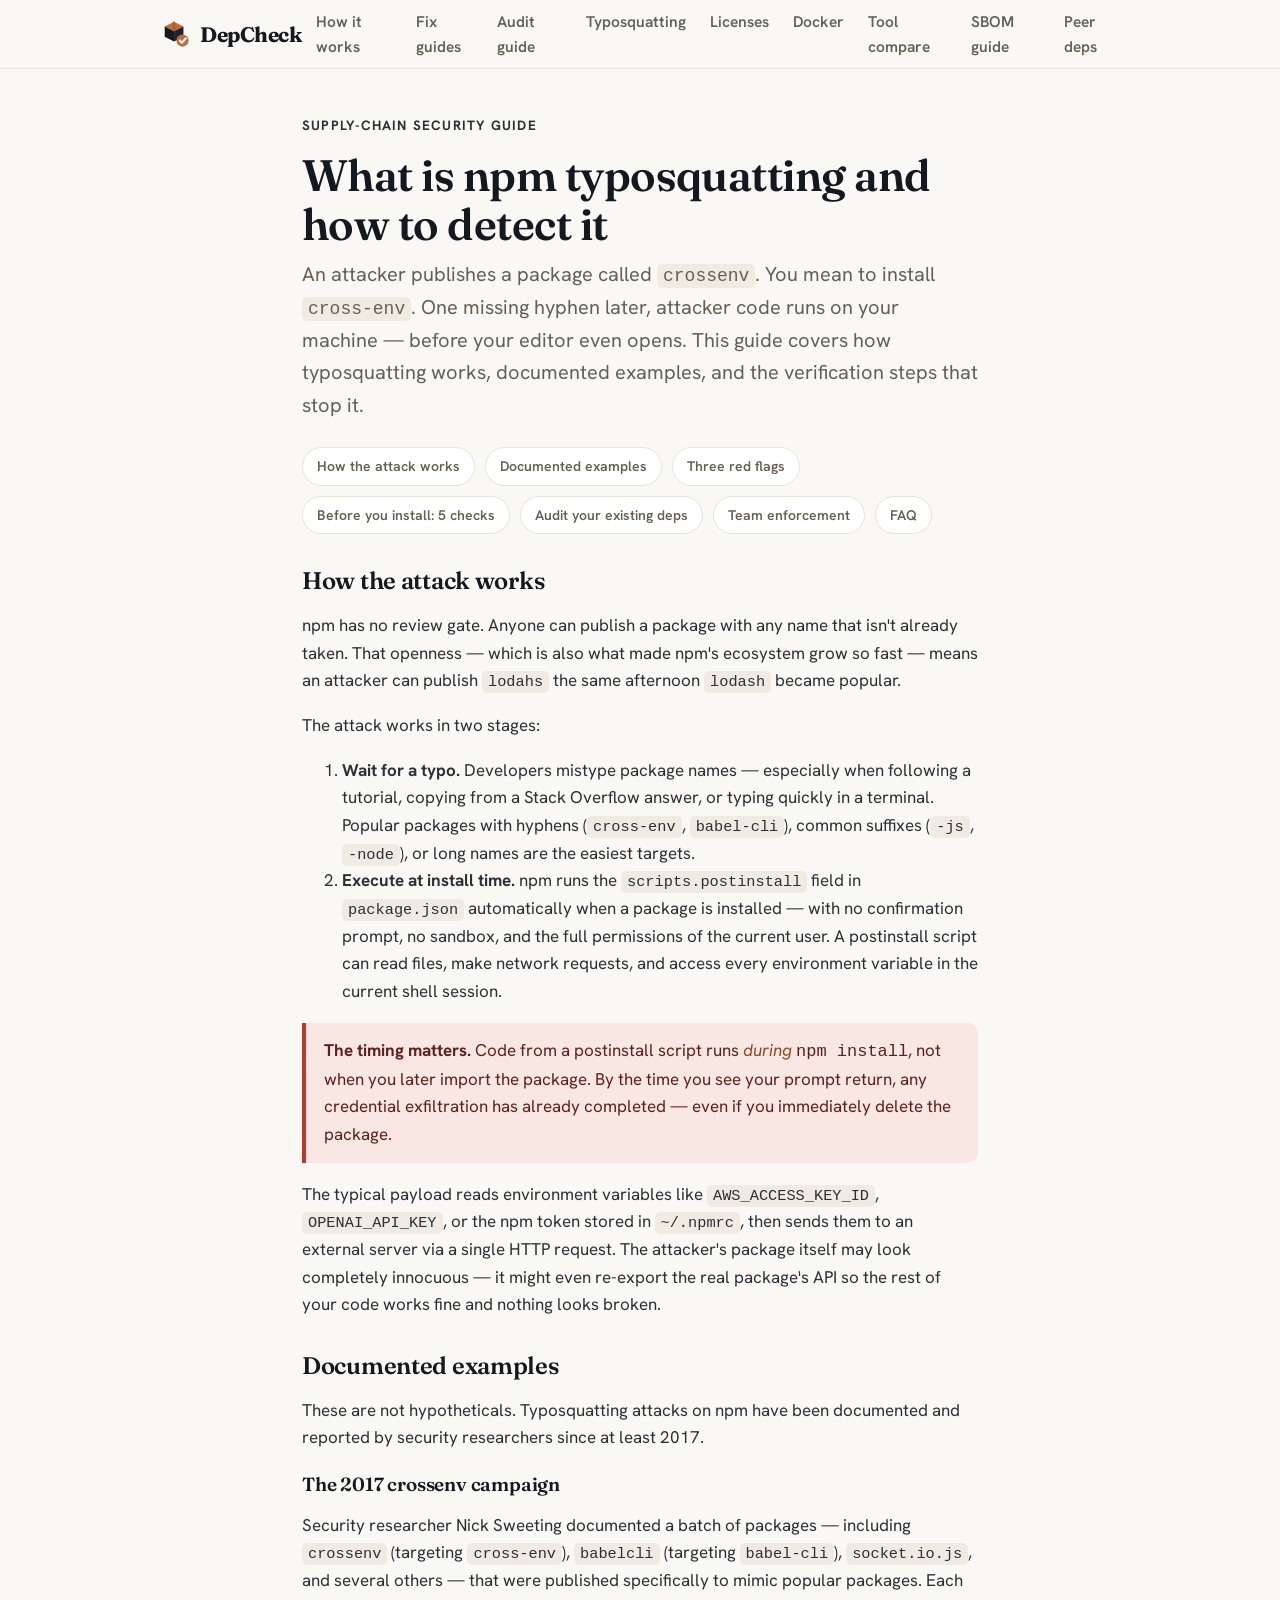
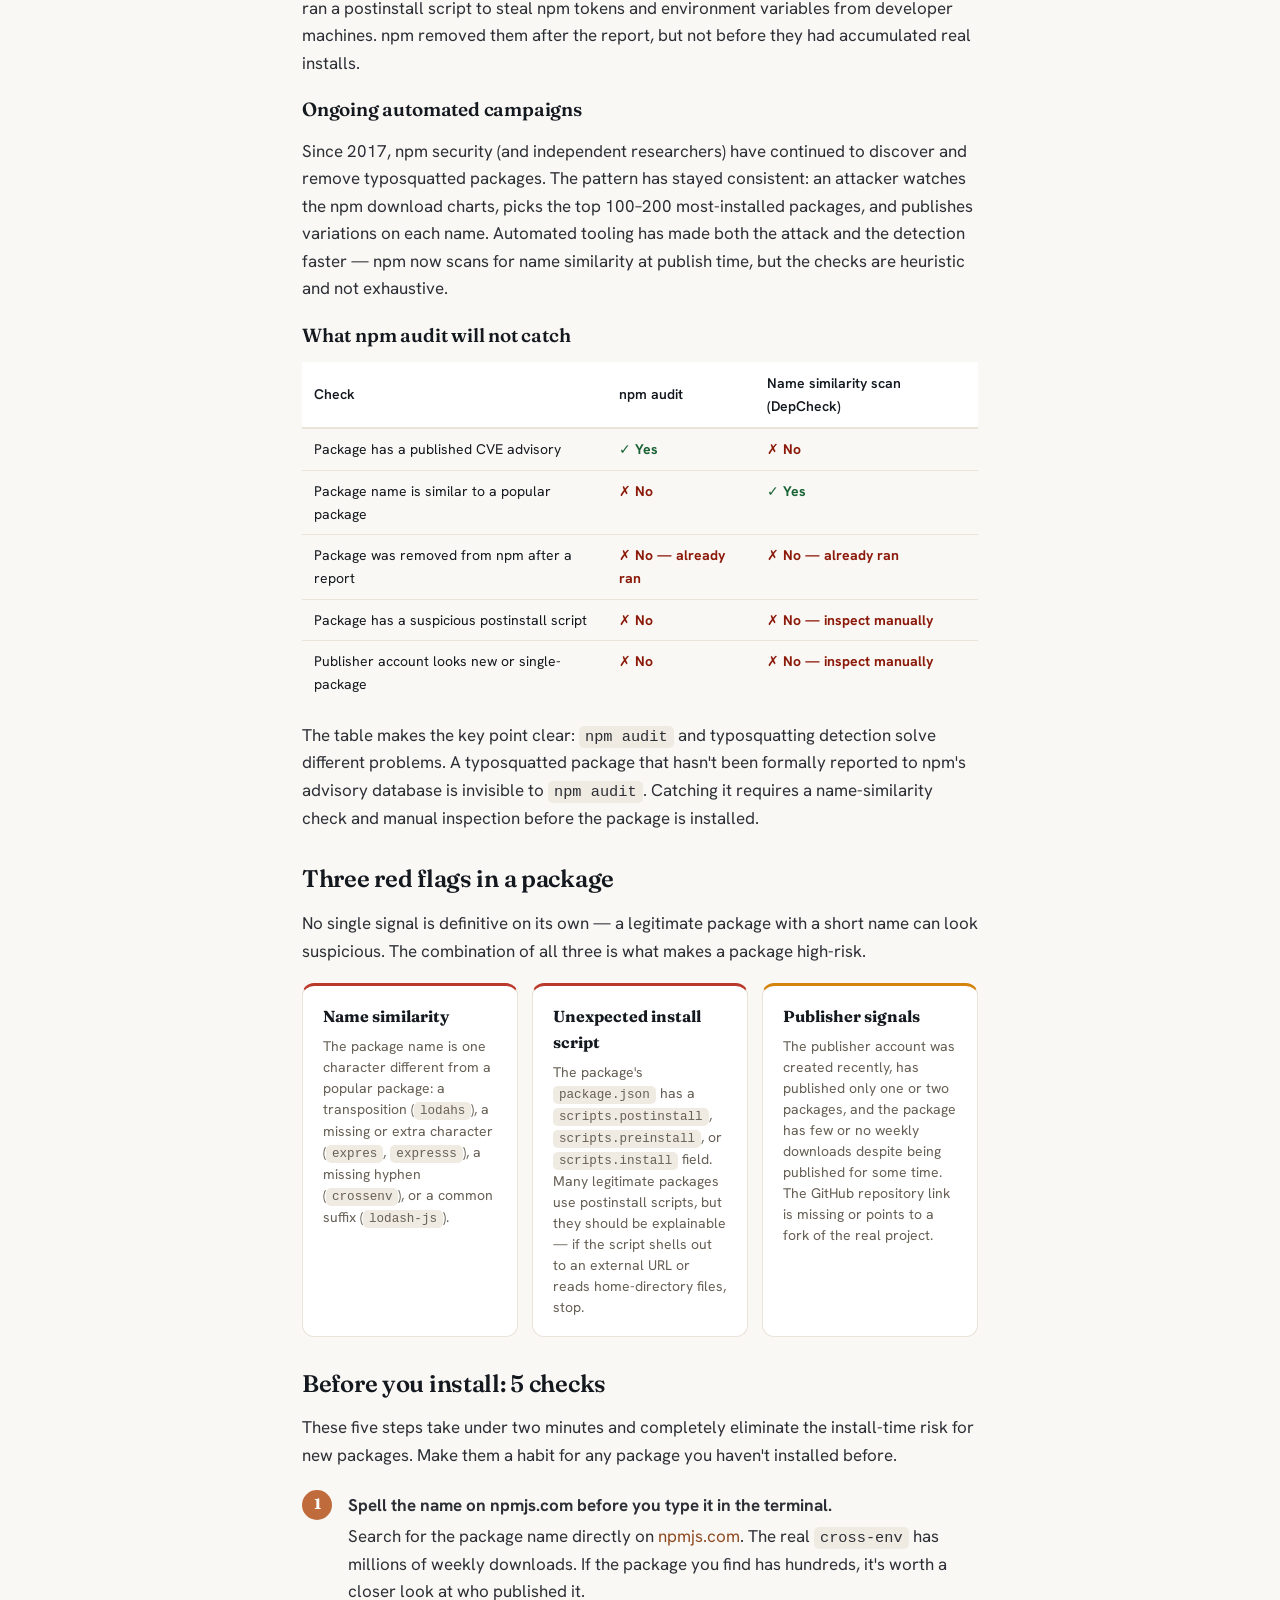
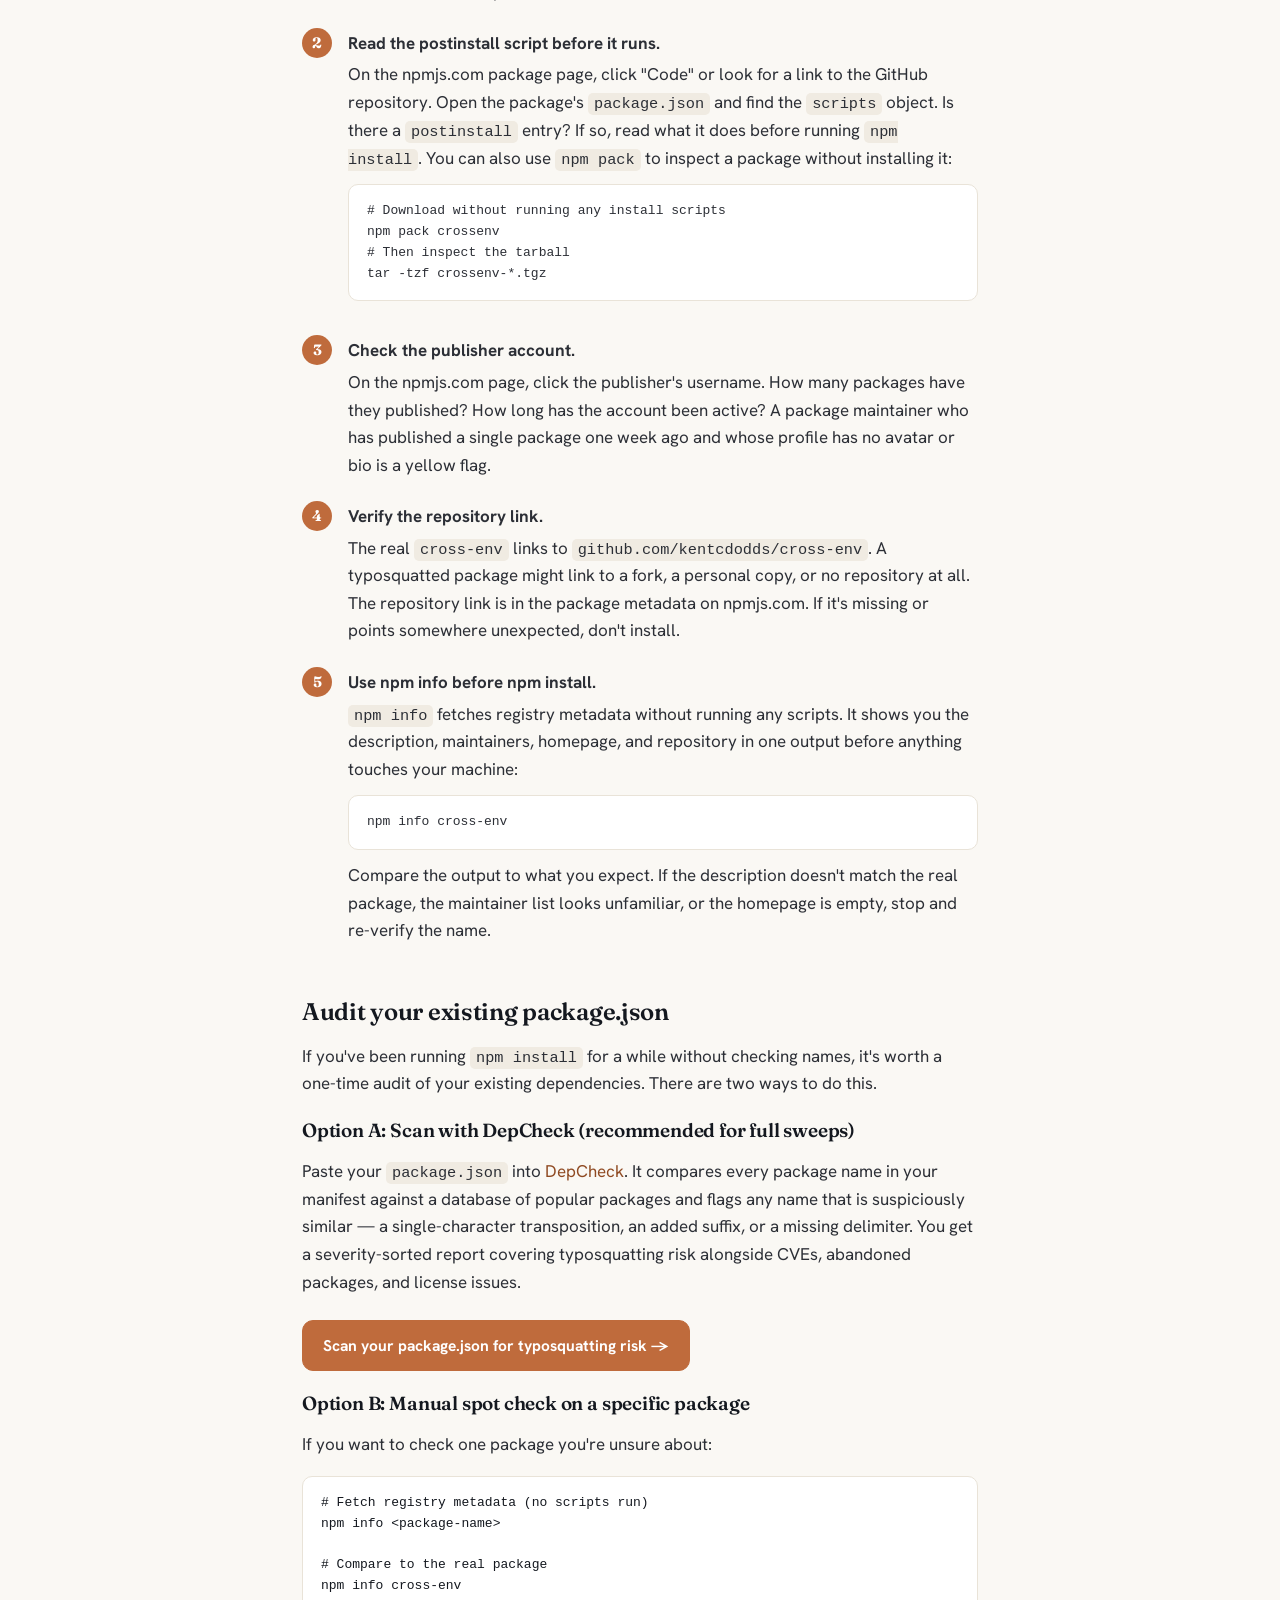
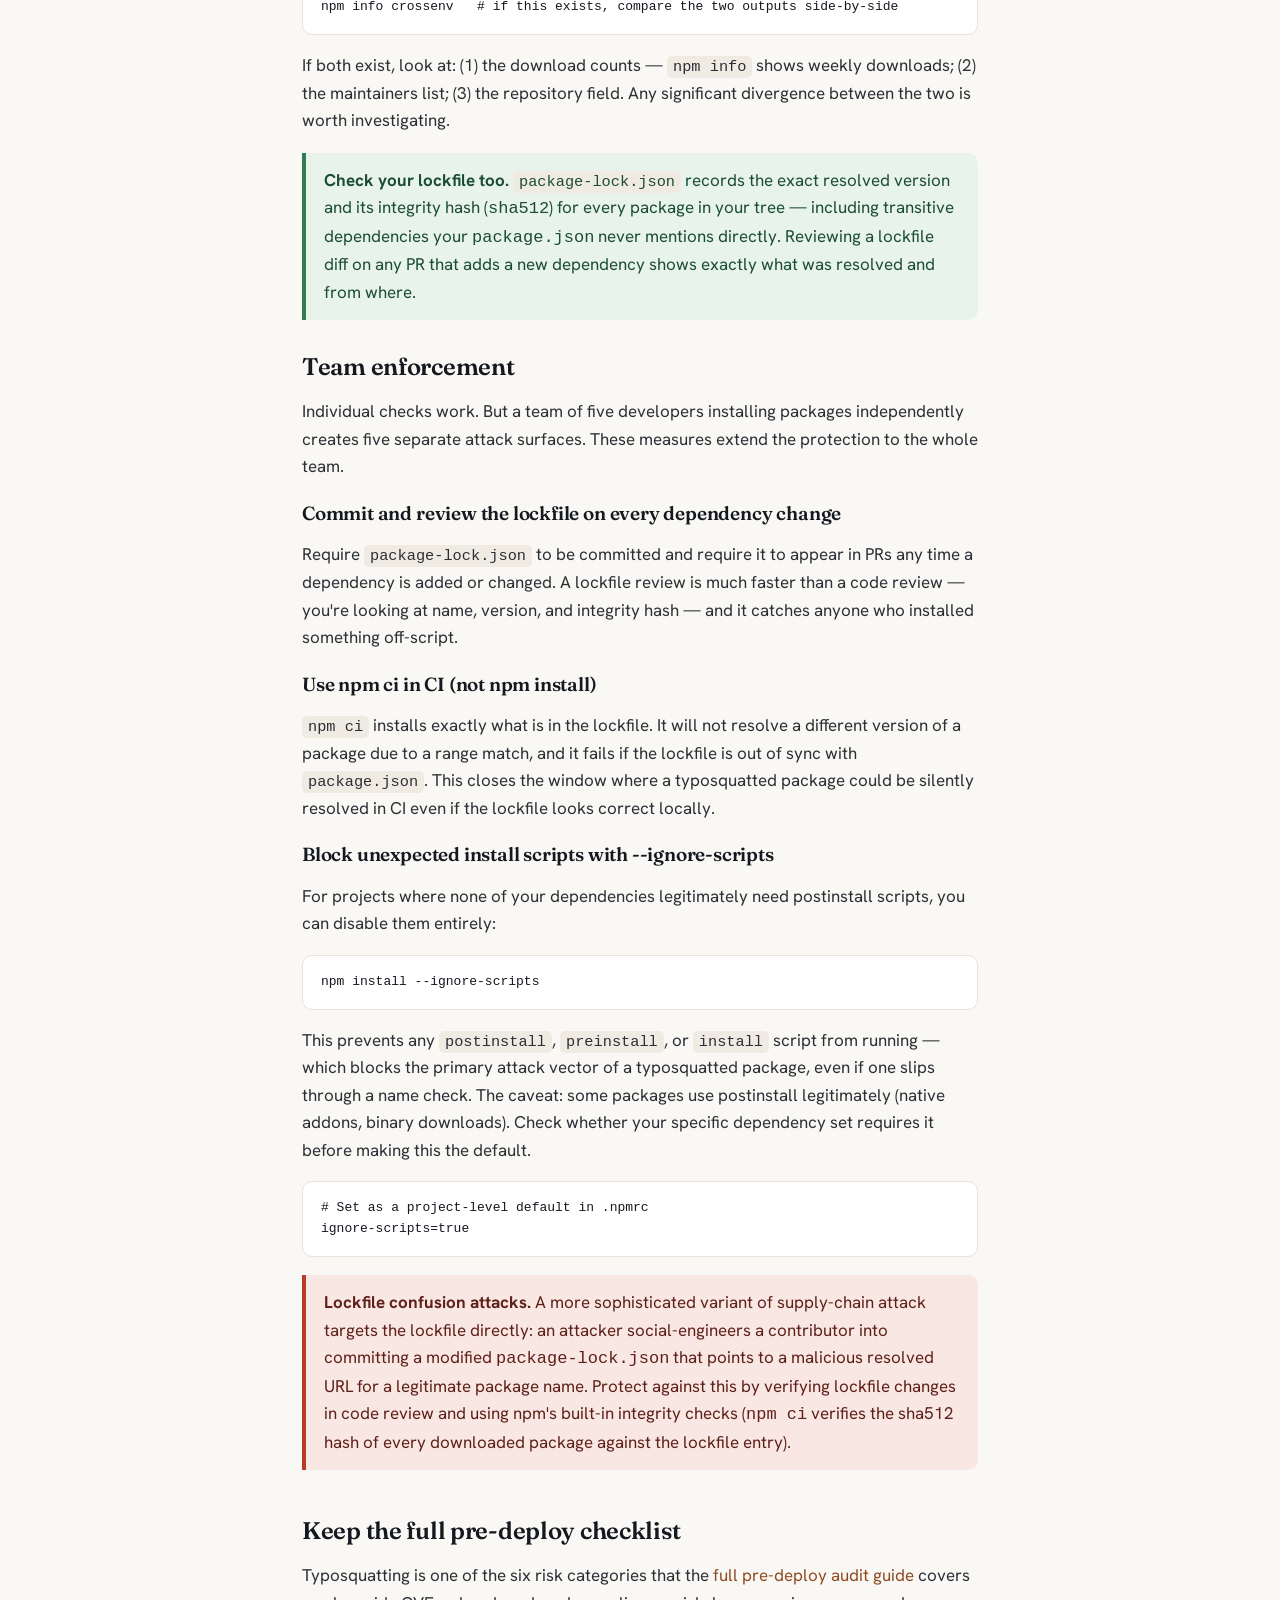
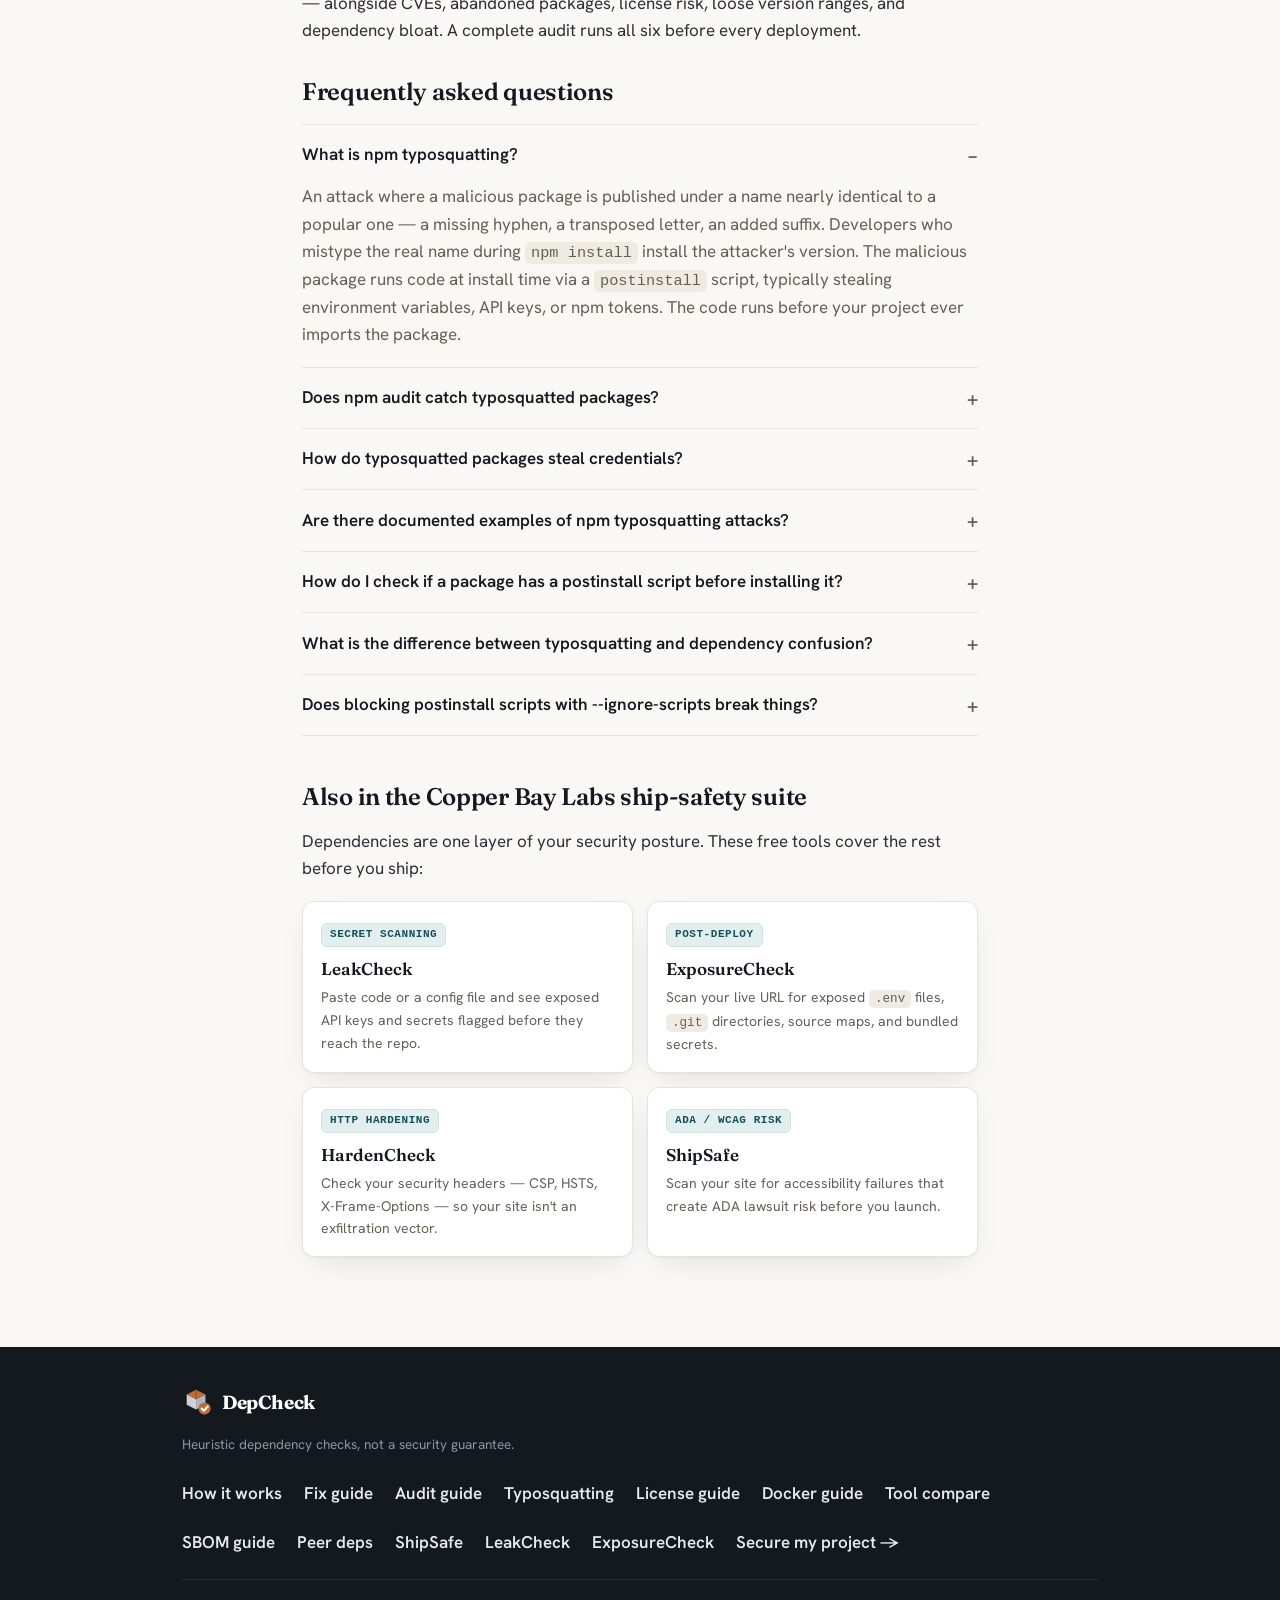
<file: guides/npm-typosquatting-how-to-detect.html>
<!doctype html>
<html lang="en">
<head>
<meta charset="utf-8">
<meta name="viewport" content="width=device-width, initial-scale=1">
<title>What Is npm Typosquatting and How to Detect It</title>
<meta name="description" content="npm typosquatting puts malicious packages a typo away from the ones you use every day. Learn how the attack works, how to verify packages before installing, and how to audit your existing dependencies.">
<link rel="canonical" href="https://labs.copperbaytech.com/depcheck/guides/npm-typosquatting-how-to-detect.html">
<meta property="og:type" content="article">
<meta property="og:site_name" content="DepCheck">
<meta property="og:title" content="What Is npm Typosquatting and How to Detect It">
<meta property="og:description" content="One character away from the package you meant. How npm typosquatting works, documented examples, and the verification steps that catch it before it runs on your machine.">
<meta property="og:url" content="https://labs.copperbaytech.com/depcheck/guides/npm-typosquatting-how-to-detect.html">
<meta property="og:image" content="https://labs.copperbaytech.com/depcheck/og-image.png">
<meta property="og:image:width" content="1200">
<meta property="og:image:height" content="630">
<meta name="twitter:card" content="summary_large_image">
<meta name="theme-color" content="#faf8f4">
<link rel="icon" href="../favicon.svg" type="image/svg+xml">
<link rel="apple-touch-icon" href="../apple-touch-icon.png">
<link rel="preconnect" href="https://fonts.googleapis.com">
<link rel="preconnect" href="https://fonts.gstatic.com" crossorigin>
<link href="https://fonts.googleapis.com/css2?family=Fraunces:opsz,wght@9..144,500;9..144,600;9..144,700&family=Hanken+Grotesk:wght@400;500;600;700&display=swap" rel="stylesheet">
<script type="application/ld+json">
{"@context":"https://schema.org","@type":"TechArticle","headline":"What Is npm Typosquatting and How to Detect It","description":"A guide to npm typosquatting attacks: how they work, documented real examples, a five-step pre-install verification workflow, and how to audit existing dependencies with DepCheck.","author":{"@type":"Organization","name":"Copper Bay Labs","url":"https://copperbaytech.com"},"publisher":{"@type":"Organization","name":"Copper Bay Labs","url":"https://copperbaytech.com"},"datePublished":"2026-07-19","dateModified":"2026-07-19","mainEntityOfPage":"https://labs.copperbaytech.com/depcheck/guides/npm-typosquatting-how-to-detect.html","mainEntity":{"@type":"FAQPage","mainEntity":[{"@type":"Question","name":"What is npm typosquatting?","acceptedAnswer":{"@type":"Answer","text":"npm typosquatting is a supply-chain attack where an attacker publishes a package with a name nearly identical to a popular package — for example, 'crossenv' instead of 'cross-env', or 'lodahs' instead of 'lodash'. Developers who mistype the real package name during npm install will install the attacker's version instead. The malicious package runs arbitrary code on the developer's machine via a postinstall script, typically exfiltrating environment variables, SSH keys, or npm tokens."}},{"@type":"Question","name":"Does npm audit catch typosquatted packages?","acceptedAnswer":{"@type":"Answer","text":"No. npm audit only checks packages in your dependency tree against the npm advisory database for published CVEs. A typosquatted package that hasn't been formally reported yet — or one that was removed from npm but already executed on your machine — will not appear in npm audit output. Detecting typosquatting requires a different check: comparing package names against known popular packages for suspicious similarity, and inspecting postinstall scripts before installing."}},{"@type":"Question","name":"How do typosquatted npm packages steal credentials?","acceptedAnswer":{"@type":"Answer","text":"They run code during the install phase itself via the 'scripts.postinstall' field in package.json. When npm installs a package it automatically runs the postinstall script with the permissions of the current user — before you see the package's source code, before you run any tests, and often before you realize anything happened. A common payload reads environment variables (AWS_ACCESS_KEY_ID, OPENAI_API_KEY, npm tokens stored in ~/.npmrc) and sends them to an attacker-controlled server via an HTTP request."}},{"@type":"Question","name":"What are examples of npm typosquatting attacks?","acceptedAnswer":{"@type":"Answer","text":"The 2017 'crossenv' campaign is one of the most documented: attackers published packages named crossenv, babelcli, and several others that mimicked popular packages and ran postinstall scripts to steal npm tokens and environment variables from developer machines. These were discovered by npm security researchers, reported, and removed — but the packages had already been installed hundreds of times before removal. Since then, npm has implemented automated scanning, but new typosquatted packages continue to be published and discovered regularly."}},{"@type":"Question","name":"How do I check a package for typosquatting before installing it?","acceptedAnswer":{"@type":"Answer","text":"Before running npm install: (1) look up the exact package name on npmjs.com and verify the download count matches the popular package you expect; (2) check the publisher account — how many packages do they publish? A single-package account on a brand-new account is a red flag; (3) read the package.json directly on the registry page and look at the 'scripts' object for any postinstall, preinstall, or install entries; (4) check the GitHub repository link — does it point to the real project? (5) run npm info <package-name> to see the description, homepage, and maintainers before the package touches your filesystem."}},{"@type":"Question","name":"How can I audit my existing package.json for typosquatted packages?","acceptedAnswer":{"@type":"Answer","text":"Paste your package.json into DepCheck — it compares all package names in your manifest against a database of popular packages and flags any names that are suspiciously similar (single character transpositions, additions, or deletions). This covers your existing installed dependencies without requiring you to inspect each one manually. For a manual spot check on a specific package, run: npm info <package-name> and compare the maintainer, repository, and description to what you expect."}},{"@type":"Question","name":"What is the difference between typosquatting and dependency confusion?","acceptedAnswer":{"@type":"Answer","text":"Typosquatting targets developer typos: the attacker publishes 'lodahs' hoping someone types 'npm install lodahs' instead of 'npm install lodash'. Dependency confusion (also called namespace confusion) targets private package names: if your company uses a private package named @company/utils and an attacker publishes a public package with the same name, npm may resolve the public version instead of your private one depending on registry configuration. Both are supply-chain attacks that run attacker code at install time, but they exploit different resolution behaviors."}}]}}
</script>
<link rel="stylesheet" href="../styles.css?v=1">
<style>
  .doc .lede{font-size:clamp(17px,2.3vw,20px);color:var(--muted)}
  .doc h2{scroll-margin-top:80px}
  .doc h3{font-family:"Fraunces",Georgia,serif;font-weight:600;font-size:19px;margin:22px 0 6px;letter-spacing:-.01em}
  .toc{display:flex;flex-wrap:wrap;gap:10px;margin:22px 0 6px;padding:0;list-style:none}
  .toc a{display:inline-block;background:var(--surface);border:1px solid var(--line);border-radius:999px;padding:7px 14px;font-size:14px;font-weight:600;color:var(--muted)}
  .toc a:hover{border-color:var(--bay);color:var(--ink);text-decoration:none}
  .callout.warn-callout{background:var(--fail-bg);border-left-color:var(--fail);color:#5e2019}
  .callout.tip-callout{background:var(--pass-bg);border-left-color:var(--pass);color:#1b4d30}
  .steps{margin:18px 0;padding-left:0;list-style:none;counter-reset:step}
  .steps>li{position:relative;padding:4px 0 20px 46px;counter-increment:step}
  .steps>li::before{content:counter(step);position:absolute;left:0;top:2px;width:30px;height:30px;border-radius:50%;background:var(--copper);color:#fff;font-weight:700;font-size:15px;display:flex;align-items:center;justify-content:center;font-family:"Fraunces",serif}
  .steps>li strong{display:block;margin-bottom:4px}
  .doc code.inline{font-family:ui-monospace,Menlo,Consolas,monospace;font-size:.9em;background:var(--line-2);padding:2px 6px;border-radius:5px}
  pre{background:var(--surface);border:1px solid var(--line);border-radius:10px;padding:16px 18px;overflow-x:auto;font-family:ui-monospace,Menlo,Consolas,monospace;font-size:13px;line-height:1.6;margin:12px 0}
  pre code{background:none;padding:0;font-size:inherit}
  .coverage-table{width:100%;border-collapse:collapse;margin:16px 0;font-size:14px}
  .coverage-table th{text-align:left;padding:10px 12px;background:var(--surface);border-bottom:2px solid var(--line);font-weight:600}
  .coverage-table td{padding:9px 12px;border-bottom:1px solid var(--line);vertical-align:top}
  .coverage-table tr:last-child td{border-bottom:none}
  .yes{color:#186235;font-weight:700}
  .no{color:#8b1a0a;font-weight:700}
  .checklist{margin:18px 0;padding-left:0;list-style:none}
  .checklist li{padding:8px 0 8px 32px;border-bottom:1px solid var(--line);position:relative;font-size:15px}
  .checklist li:last-child{border-bottom:none}
  .checklist li::before{content:"\2610";position:absolute;left:0;top:8px;font-size:18px;color:var(--copper)}
  .signal-grid{display:grid;grid-template-columns:repeat(auto-fit,minmax(200px,1fr));gap:14px;margin:18px 0}
  .signal-card{background:var(--surface);border:1px solid var(--line);border-radius:12px;padding:18px 20px}
  .signal-card .s-label{font-family:"Fraunces",serif;font-weight:700;font-size:16px;color:var(--ink);display:block;margin:0 0 6px}
  .signal-card p{color:var(--muted);font-size:14px;margin:0;line-height:1.5}
  .signal-card.red{border-top:3px solid var(--fail,#c0392b)}
  .signal-card.amber{border-top:3px solid #d4830b}
  .suite{display:grid;grid-template-columns:repeat(auto-fit,minmax(220px,1fr));gap:14px;margin:18px 0 6px}
  .suite a{display:block;background:var(--surface);border:1px solid var(--line);border-radius:12px;padding:16px 18px;box-shadow:var(--shadow);transition:box-shadow .15s,transform .15s,border-color .15s}
  .suite a:hover{text-decoration:none;box-shadow:var(--shadow-lift);transform:translateY(-2px);border-color:var(--line-2)}
  .suite .s-name{font-family:"Fraunces",serif;font-weight:600;font-size:17px;color:var(--ink);display:block;margin:0 0 4px}
  .suite p{color:var(--muted);font-size:14px;margin:0}
  .suite .s-tag{display:inline-block;margin-bottom:8px;font-family:ui-monospace,Menlo,Consolas,monospace;font-size:11px;font-weight:700;letter-spacing:.05em;text-transform:uppercase;color:var(--bay);background:var(--bay-tint,#e8f4f6);border:1px solid #cfe1e3;border-radius:6px;padding:2px 8px}
  .faq-section{margin:18px 0}
  .faq-section details{border-bottom:1px solid var(--line);padding:14px 0}
  .faq-section details:first-child{border-top:1px solid var(--line)}
  .faq-section summary{font-weight:600;cursor:pointer;list-style:none;display:flex;justify-content:space-between;align-items:center;gap:12px}
  .faq-section summary::-webkit-details-marker{display:none}
  .faq-section summary::after{content:"+";font-size:20px;color:var(--muted);flex-shrink:0}
  .faq-section details[open] summary::after{content:"\2212"}
  .faq-section details p,.faq-section details ul{margin:12px 0 4px;color:var(--muted)}
</style>
</head>
<body>
<a class="skip" href="#main">Skip to main content</a>

<header class="masthead" role="banner">
  <div class="wrap hdr-bar">
    <a class="brand" href="../" aria-label="DepCheck — go to homepage">
      <svg class="mark" viewBox="0 0 64 64" aria-hidden="true">
        <path d="M30 6 50 16 30 26 10 16 Z" fill="#bf6b3c"/>
        <path d="M10 16 30 26 30 48 10 38 Z" fill="#14181f"/>
        <path d="M50 16 30 26 30 48 50 38 Z" fill="#1d222b"/>
        <path d="M30 6 30 26" stroke="#8f4a22" stroke-width="2" stroke-linecap="round"/>
        <circle cx="48" cy="46" r="13" fill="#bf6b3c"/>
        <path d="M42 46 46.5 50.5 55 41.5" fill="none" stroke="#faf8f4" stroke-width="4.5" stroke-linecap="round" stroke-linejoin="round"/>
      </svg>
      <span class="wordmark">DepCheck</span>
    </a>
    <nav class="nav" aria-label="Primary navigation">
      <a href="../about.html">How it works</a>
      <a href="fix-npm-audit-vulnerabilities.html">Fix guides</a>
      <a href="audit-npm-packages-security.html">Audit guide</a>
      <a href="npm-typosquatting-how-to-detect.html" aria-current="page">Typosquatting</a>
      <a href="npm-license-compliance.html">Licenses</a>
      <a href="audit-node-docker-vulnerabilities.html">Docker</a>
      <a href="npm-audit-vs-snyk-vs-dependabot.html">Tool compare</a>
      <a href="npm-sbom-cyclonedx-spdx.html">SBOM guide</a>
      <a href="npm-peer-dependency-conflicts.html">Peer deps</a>
    </nav>
  </div>
</header>

<main id="main">
<article class="doc">
  <div class="wrap narrow">
    <p class="eyebrow" style="text-align:left">Supply-chain security guide</p>
    <h1>What is npm typosquatting and how to detect it</h1>
    <p class="lede">An attacker publishes a package called <code class="inline">crossenv</code>. You mean to install <code class="inline">cross-env</code>. One missing hyphen later, attacker code runs on your machine — before your editor even opens. This guide covers how typosquatting works, documented examples, and the verification steps that stop it.</p>

    <ul class="toc" aria-label="On this page">
      <li><a href="#how-it-works">How the attack works</a></li>
      <li><a href="#real-examples">Documented examples</a></li>
      <li><a href="#three-signals">Three red flags</a></li>
      <li><a href="#before-install">Before you install: 5 checks</a></li>
      <li><a href="#audit-existing">Audit your existing deps</a></li>
      <li><a href="#team-enforcement">Team enforcement</a></li>
      <li><a href="#faq">FAQ</a></li>
    </ul>

    <h2 id="how-it-works">How the attack works</h2>
    <p>npm has no review gate. Anyone can publish a package with any name that isn't already taken. That openness — which is also what made npm's ecosystem grow so fast — means an attacker can publish <code class="inline">lodahs</code> the same afternoon <code class="inline">lodash</code> became popular.</p>

    <p>The attack works in two stages:</p>

    <ol>
      <li><strong>Wait for a typo.</strong> Developers mistype package names — especially when following a tutorial, copying from a Stack Overflow answer, or typing quickly in a terminal. Popular packages with hyphens (<code class="inline">cross-env</code>, <code class="inline">babel-cli</code>), common suffixes (<code class="inline">-js</code>, <code class="inline">-node</code>), or long names are the easiest targets.</li>
      <li><strong>Execute at install time.</strong> npm runs the <code class="inline">scripts.postinstall</code> field in <code class="inline">package.json</code> automatically when a package is installed — with no confirmation prompt, no sandbox, and the full permissions of the current user. A postinstall script can read files, make network requests, and access every environment variable in the current shell session.</li>
    </ol>

    <div class="callout warn-callout">
      <strong>The timing matters.</strong> Code from a postinstall script runs <em>during</em> <code style="color:inherit">npm install</code>, not when you later import the package. By the time you see your prompt return, any credential exfiltration has already completed — even if you immediately delete the package.
    </div>

    <p>The typical payload reads environment variables like <code class="inline">AWS_ACCESS_KEY_ID</code>, <code class="inline">OPENAI_API_KEY</code>, or the npm token stored in <code class="inline">~/.npmrc</code>, then sends them to an external server via a single HTTP request. The attacker's package itself may look completely innocuous — it might even re-export the real package's API so the rest of your code works fine and nothing looks broken.</p>

    <h2 id="real-examples">Documented examples</h2>
    <p>These are not hypotheticals. Typosquatting attacks on npm have been documented and reported by security researchers since at least 2017.</p>

    <h3>The 2017 crossenv campaign</h3>
    <p>Security researcher Nick Sweeting documented a batch of packages — including <code class="inline">crossenv</code> (targeting <code class="inline">cross-env</code>), <code class="inline">babelcli</code> (targeting <code class="inline">babel-cli</code>), <code class="inline">socket.io.js</code>, and several others — that were published specifically to mimic popular packages. Each ran a postinstall script to steal npm tokens and environment variables from developer machines. npm removed them after the report, but not before they had accumulated real installs.</p>

    <h3>Ongoing automated campaigns</h3>
    <p>Since 2017, npm security (and independent researchers) have continued to discover and remove typosquatted packages. The pattern has stayed consistent: an attacker watches the npm download charts, picks the top 100–200 most-installed packages, and publishes variations on each name. Automated tooling has made both the attack and the detection faster — npm now scans for name similarity at publish time, but the checks are heuristic and not exhaustive.</p>

    <h3>What npm audit will not catch</h3>
    <table class="coverage-table">
      <thead><tr><th>Check</th><th>npm audit</th><th>Name similarity scan (DepCheck)</th></tr></thead>
      <tbody>
        <tr><td>Package has a published CVE advisory</td><td class="yes">✓ Yes</td><td class="no">✗ No</td></tr>
        <tr><td>Package name is similar to a popular package</td><td class="no">✗ No</td><td class="yes">✓ Yes</td></tr>
        <tr><td>Package was removed from npm after a report</td><td class="no">✗ No — already ran</td><td class="no">✗ No — already ran</td></tr>
        <tr><td>Package has a suspicious postinstall script</td><td class="no">✗ No</td><td class="no">✗ No — inspect manually</td></tr>
        <tr><td>Publisher account looks new or single-package</td><td class="no">✗ No</td><td class="no">✗ No — inspect manually</td></tr>
      </tbody>
    </table>

    <p>The table makes the key point clear: <code class="inline">npm audit</code> and typosquatting detection solve different problems. A typosquatted package that hasn't been formally reported to npm's advisory database is invisible to <code class="inline">npm audit</code>. Catching it requires a name-similarity check and manual inspection before the package is installed.</p>

    <h2 id="three-signals">Three red flags in a package</h2>
    <p>No single signal is definitive on its own — a legitimate package with a short name can look suspicious. The combination of all three is what makes a package high-risk.</p>

    <div class="signal-grid">
      <div class="signal-card red">
        <span class="s-label">Name similarity</span>
        <p>The package name is one character different from a popular package: a transposition (<code class="inline">lodahs</code>), a missing or extra character (<code class="inline">expres</code>, <code class="inline">expresss</code>), a missing hyphen (<code class="inline">crossenv</code>), or a common suffix (<code class="inline">lodash-js</code>).</p>
      </div>
      <div class="signal-card red">
        <span class="s-label">Unexpected install script</span>
        <p>The package's <code class="inline">package.json</code> has a <code class="inline">scripts.postinstall</code>, <code class="inline">scripts.preinstall</code>, or <code class="inline">scripts.install</code> field. Many legitimate packages use postinstall scripts, but they should be explainable — if the script shells out to an external URL or reads home-directory files, stop.</p>
      </div>
      <div class="signal-card amber">
        <span class="s-label">Publisher signals</span>
        <p>The publisher account was created recently, has published only one or two packages, and the package has few or no weekly downloads despite being published for some time. The GitHub repository link is missing or points to a fork of the real project.</p>
      </div>
    </div>

    <h2 id="before-install">Before you install: 5 checks</h2>
    <p>These five steps take under two minutes and completely eliminate the install-time risk for new packages. Make them a habit for any package you haven't installed before.</p>

    <ol class="steps">
      <li>
        <strong>Spell the name on npmjs.com before you type it in the terminal.</strong>
        Search for the package name directly on <a href="https://www.npmjs.com" target="_blank" rel="noopener noreferrer">npmjs.com</a>. The real <code class="inline">cross-env</code> has millions of weekly downloads. If the package you find has hundreds, it's worth a closer look at who published it.
      </li>
      <li>
        <strong>Read the postinstall script before it runs.</strong>
        On the npmjs.com package page, click "Code" or look for a link to the GitHub repository. Open the package's <code class="inline">package.json</code> and find the <code class="inline">scripts</code> object. Is there a <code class="inline">postinstall</code> entry? If so, read what it does before running <code class="inline">npm install</code>. You can also use <code class="inline">npm pack</code> to inspect a package without installing it:
        <pre><code># Download without running any install scripts
npm pack crossenv
# Then inspect the tarball
tar -tzf crossenv-*.tgz</code></pre>
      </li>
      <li>
        <strong>Check the publisher account.</strong>
        On the npmjs.com page, click the publisher's username. How many packages have they published? How long has the account been active? A package maintainer who has published a single package one week ago and whose profile has no avatar or bio is a yellow flag.
      </li>
      <li>
        <strong>Verify the repository link.</strong>
        The real <code class="inline">cross-env</code> links to <code class="inline">github.com/kentcdodds/cross-env</code>. A typosquatted package might link to a fork, a personal copy, or no repository at all. The repository link is in the package metadata on npmjs.com. If it's missing or points somewhere unexpected, don't install.
      </li>
      <li>
        <strong>Use npm info before npm install.</strong>
        <code class="inline">npm info</code> fetches registry metadata without running any scripts. It shows you the description, maintainers, homepage, and repository in one output before anything touches your machine:
        <pre><code>npm info cross-env</code></pre>
        Compare the output to what you expect. If the description doesn't match the real package, the maintainer list looks unfamiliar, or the homepage is empty, stop and re-verify the name.
      </li>
    </ol>

    <h2 id="audit-existing">Audit your existing package.json</h2>
    <p>If you've been running <code class="inline">npm install</code> for a while without checking names, it's worth a one-time audit of your existing dependencies. There are two ways to do this.</p>

    <h3>Option A: Scan with DepCheck (recommended for full sweeps)</h3>
    <p>Paste your <code class="inline">package.json</code> into <a href="../">DepCheck</a>. It compares every package name in your manifest against a database of popular packages and flags any name that is suspiciously similar — a single-character transposition, an added suffix, or a missing delimiter. You get a severity-sorted report covering typosquatting risk alongside CVEs, abandoned packages, and license issues.</p>

    <p style="margin:24px 0 8px"><a class="btn primary" href="../">Scan your package.json for typosquatting risk &rarr;</a></p>

    <h3>Option B: Manual spot check on a specific package</h3>
    <p>If you want to check one package you're unsure about:</p>
    <pre><code># Fetch registry metadata (no scripts run)
npm info &lt;package-name&gt;

# Compare to the real package
npm info cross-env
npm info crossenv   # if this exists, compare the two outputs side-by-side</code></pre>

    <p>If both exist, look at: (1) the download counts — <code class="inline">npm info</code> shows weekly downloads; (2) the maintainers list; (3) the repository field. Any significant divergence between the two is worth investigating.</p>

    <div class="callout tip-callout">
      <strong>Check your lockfile too.</strong> <code class="inline">package-lock.json</code> records the exact resolved version and its integrity hash (<code style="color:inherit">sha512</code>) for every package in your tree — including transitive dependencies your <code style="color:inherit">package.json</code> never mentions directly. Reviewing a lockfile diff on any PR that adds a new dependency shows exactly what was resolved and from where.
    </div>

    <h2 id="team-enforcement">Team enforcement</h2>
    <p>Individual checks work. But a team of five developers installing packages independently creates five separate attack surfaces. These measures extend the protection to the whole team.</p>

    <h3>Commit and review the lockfile on every dependency change</h3>
    <p>Require <code class="inline">package-lock.json</code> to be committed and require it to appear in PRs any time a dependency is added or changed. A lockfile review is much faster than a code review — you're looking at name, version, and integrity hash — and it catches anyone who installed something off-script.</p>

    <h3>Use npm ci in CI (not npm install)</h3>
    <p><code class="inline">npm ci</code> installs exactly what is in the lockfile. It will not resolve a different version of a package due to a range match, and it fails if the lockfile is out of sync with <code class="inline">package.json</code>. This closes the window where a typosquatted package could be silently resolved in CI even if the lockfile looks correct locally.</p>

    <h3>Block unexpected install scripts with --ignore-scripts</h3>
    <p>For projects where none of your dependencies legitimately need postinstall scripts, you can disable them entirely:</p>
    <pre><code>npm install --ignore-scripts</code></pre>
    <p>This prevents any <code class="inline">postinstall</code>, <code class="inline">preinstall</code>, or <code class="inline">install</code> script from running — which blocks the primary attack vector of a typosquatted package, even if one slips through a name check. The caveat: some packages use postinstall legitimately (native addons, binary downloads). Check whether your specific dependency set requires it before making this the default.</p>

    <pre><code># Set as a project-level default in .npmrc
ignore-scripts=true</code></pre>

    <div class="callout warn-callout">
      <strong>Lockfile confusion attacks.</strong> A more sophisticated variant of supply-chain attack targets the lockfile directly: an attacker social-engineers a contributor into committing a modified <code style="color:inherit">package-lock.json</code> that points to a malicious resolved URL for a legitimate package name. Protect against this by verifying lockfile changes in code review and using npm's built-in integrity checks (<code style="color:inherit">npm ci</code> verifies the sha512 hash of every downloaded package against the lockfile entry).
    </div>

    <h2 style="margin-top:48px">Keep the full pre-deploy checklist</h2>
    <p>Typosquatting is one of the six risk categories that the <a href="audit-npm-packages-security.html">full pre-deploy audit guide</a> covers — alongside CVEs, abandoned packages, license risk, loose version ranges, and dependency bloat. A complete audit runs all six before every deployment.</p>

    <h2 id="faq">Frequently asked questions</h2>
    <div class="faq-section">
      <details open>
        <summary>What is npm typosquatting?</summary>
        <p>An attack where a malicious package is published under a name nearly identical to a popular one — a missing hyphen, a transposed letter, an added suffix. Developers who mistype the real name during <code class="inline">npm install</code> install the attacker's version. The malicious package runs code at install time via a <code class="inline">postinstall</code> script, typically stealing environment variables, API keys, or npm tokens. The code runs before your project ever imports the package.</p>
      </details>
      <details>
        <summary>Does npm audit catch typosquatted packages?</summary>
        <p>No. <code class="inline">npm audit</code> checks packages against the npm advisory database for published CVE advisories. A typosquatted package that hasn't been formally reported yet — which is most of them, since the window between publication and removal can be days or weeks — won't appear in <code class="inline">npm audit</code> output at all. Detecting typosquatting requires a name-similarity check before install, not an advisory lookup after.</p>
      </details>
      <details>
        <summary>How do typosquatted packages steal credentials?</summary>
        <p>Via the <code class="inline">scripts.postinstall</code> field in <code class="inline">package.json</code>. npm automatically runs this script when a package is installed, with the current user's full permissions and access to all environment variables in the shell session. A postinstall script can read <code class="inline">~/.npmrc</code> (which stores your npm token), environment variables like <code class="inline">AWS_ACCESS_KEY_ID</code> or <code class="inline">DATABASE_URL</code>, and files in your home directory — and send them to an external URL via a simple HTTP request. The exfiltration completes during <code class="inline">npm install</code>, not at runtime.</p>
      </details>
      <details>
        <summary>Are there documented examples of npm typosquatting attacks?</summary>
        <p>Yes. The 2017 <code class="inline">crossenv</code> campaign (reported by Nick Sweeting) involved multiple packages — <code class="inline">crossenv</code>, <code class="inline">babelcli</code>, <code class="inline">socket.io.js</code>, and others — published to mimic popular packages and steal npm tokens via postinstall scripts. Since then, security researchers and npm's own team have continued to find and remove new campaigns. The attack is not theoretical — it has resulted in real credential theft from developer machines.</p>
      </details>
      <details>
        <summary>How do I check if a package has a postinstall script before installing it?</summary>
        <p>Use <code class="inline">npm pack &lt;package-name&gt;</code> to download the package tarball without running any scripts. Then extract it and read the <code class="inline">package.json</code> inside. Alternatively, view the package on npmjs.com and navigate to the repository link to read the <code class="inline">package.json</code> directly in GitHub. Look for a <code class="inline">scripts</code> object with <code class="inline">postinstall</code>, <code class="inline">preinstall</code>, or <code class="inline">install</code> entries.</p>
      </details>
      <details>
        <summary>What is the difference between typosquatting and dependency confusion?</summary>
        <p>Typosquatting exploits developer typing errors — a mistyped name resolves to the attacker's package. Dependency confusion (also called namespace confusion) exploits registry resolution behavior — an attacker publishes a public package with the same name as your company's private internal package, and npm's resolution order causes the public malicious version to be installed instead. Both attack vectors run code at install time, but they require different defences: typosquatting is stopped by name verification, dependency confusion by scoped packages and explicit registry configuration.</p>
      </details>
      <details>
        <summary>Does blocking postinstall scripts with --ignore-scripts break things?</summary>
        <p>It depends on your dependencies. Some packages use postinstall legitimately — native Node.js addons (like <code class="inline">node-sass</code> or packages using <code class="inline">node-gyp</code>) compile binaries at install time; some packages download pre-built platform-specific binaries; some run one-time setup steps. If none of your dependencies require postinstall, adding <code class="inline">ignore-scripts=true</code> to <code class="inline">.npmrc</code> is a low-cost security improvement. Test it in a clean install first to confirm nothing breaks.</p>
      </details>
    </div>

    <h2 style="margin-top:48px">Also in the Copper Bay Labs ship-safety suite</h2>
    <p>Dependencies are one layer of your security posture. These free tools cover the rest before you ship:</p>
    <div class="suite">
      <a href="https://labs.copperbaytech.com/leakcheck/" target="_blank" rel="noopener noreferrer">
        <span class="s-tag">Secret scanning</span>
        <span class="s-name">LeakCheck</span>
        <p>Paste code or a config file and see exposed API keys and secrets flagged before they reach the repo.</p>
      </a>
      <a href="https://labs.copperbaytech.com/exposurecheck/" target="_blank" rel="noopener noreferrer">
        <span class="s-tag">Post-deploy</span>
        <span class="s-name">ExposureCheck</span>
        <p>Scan your live URL for exposed <code class="inline">.env</code> files, <code class="inline">.git</code> directories, source maps, and bundled secrets.</p>
      </a>
      <a href="https://labs.copperbaytech.com/hardencheck/" target="_blank" rel="noopener noreferrer">
        <span class="s-tag">HTTP hardening</span>
        <span class="s-name">HardenCheck</span>
        <p>Check your security headers — CSP, HSTS, X-Frame-Options — so your site isn't an exfiltration vector.</p>
      </a>
      <a href="https://labs.copperbaytech.com/shipsafe/" target="_blank" rel="noopener noreferrer">
        <span class="s-tag">ADA / WCAG risk</span>
        <span class="s-name">ShipSafe</span>
        <p>Scan your site for accessibility failures that create ADA lawsuit risk before you launch.</p>
      </a>
    </div>
  </div>
</article>
</main>

<footer class="footer" role="contentinfo">
  <div class="wrap foot">
    <div>
      <a class="brand small" href="../" aria-label="DepCheck — homepage">
        <svg class="mark" viewBox="0 0 64 64" aria-hidden="true">
          <path d="M30 6 50 16 30 26 10 16 Z" fill="#bf6b3c"/>
          <path d="M10 16 30 26 30 48 10 38 Z" fill="#cbd2da"/>
          <path d="M50 16 30 26 30 48 50 38 Z" fill="#aeb6c0"/>
          <path d="M30 6 30 26" stroke="#8f4a22" stroke-width="2" stroke-linecap="round"/>
          <circle cx="48" cy="46" r="13" fill="#bf6b3c"/>
          <path d="M42 46 46.5 50.5 55 41.5" fill="none" stroke="#faf8f4" stroke-width="4.5" stroke-linecap="round" stroke-linejoin="round"/>
        </svg>
        <span class="wordmark">DepCheck</span>
      </a>
      <p class="fine">Heuristic dependency checks, not a security guarantee.</p>
    </div>
    <nav class="foot-nav" aria-label="Footer navigation">
      <a href="../about.html">How it works</a>
      <a href="fix-npm-audit-vulnerabilities.html">Fix guide</a>
      <a href="audit-npm-packages-security.html">Audit guide</a>
      <a href="npm-typosquatting-how-to-detect.html">Typosquatting</a>
      <a href="npm-license-compliance.html">License guide</a>
      <a href="audit-node-docker-vulnerabilities.html">Docker guide</a>
      <a href="npm-audit-vs-snyk-vs-dependabot.html">Tool compare</a>
      <a href="npm-sbom-cyclonedx-spdx.html">SBOM guide</a>
      <a href="npm-peer-dependency-conflicts.html">Peer deps</a>
      <a href="https://labs.copperbaytech.com/shipsafe/" target="_blank" rel="noopener noreferrer">ShipSafe</a>
      <a href="https://labs.copperbaytech.com/leakcheck/" target="_blank" rel="noopener noreferrer">LeakCheck</a>
      <a href="https://labs.copperbaytech.com/exposurecheck/" target="_blank" rel="noopener noreferrer">ExposureCheck</a>
      <a href="https://copperbaytech.com" target="_blank" rel="noopener noreferrer">Secure my project &rarr;</a>
    </nav>
  </div>
  <div class="wrap">
    <p class="madeby">A <a href="https://copperbaytech.com" target="_blank" rel="noopener noreferrer">Copper Bay Labs</a> product.</p>
  </div>
</footer>
</body>
</html>
</file>
<file: styles.css>
/* ==========================================================================
   DepCheck — A Copper Bay Labs product
   Standalone stylesheet (no @import). Forked from the LeakCheck build for
   cohesion across the Copper Bay Labs security suite. Design system: Copper
   Bay Labs (Fraunces + Hanken Grotesk; copper #bf6b3c primary action,
   bay/teal #13525a accent, paper bg, severity critical/high/medium/low).
   Fonts loaded via Google Fonts <link> in <head>.

   DepCheck scans a dependency manifest (package.json / requirements.txt /
   etc.) and flags vulnerable, abandoned, malicious, or risky packages by
   severity. The results component contract (.summary-bar, .sev-count,
   .finding, .sev-critical/.sev-high/.sev-medium/.sev-low, .sev-badge, .fix,
   .empty-state, .detect-grid) is shared verbatim with LeakCheck so the
   engine output renders identically.
   ========================================================================== */

:root{
  --ink:#14181f; --paper:#faf8f4; --surface:#fff; --line:#e9e3d8; --line-2:#f0ebe2;
  --muted:#665f54; --muted-2:#8a8276;
  --copper:#bf6b3c; --copper-deep:#8f4a22; --copper-tint:#f6ebe2;
  --bay:#13525a; --bay-deep:#0d3a40; --bay-tint:#e3eeef;
  --pass:#2f7d52; --pass-bg:#e8f3ec; --warn:#a9711a; --warn-bg:#f9f0dd; --fail:#bb392b; --fail-bg:#f9e7e4;
  --high:#d2691e; --high-bg:#f7e9dc;
  --shadow:0 1px 2px rgba(20,24,31,.04), 0 10px 30px -12px rgba(20,24,31,.14);
  --shadow-lift:0 2px 6px rgba(20,24,31,.06), 0 16px 40px -16px rgba(20,24,31,.18);
  --r:14px;
  --mono:ui-monospace,"SF Mono",SFMono-Regular,"Cascadia Code","JetBrains Mono",Menlo,Consolas,"Liberation Mono",monospace;
  --transition-fast:.15s ease;
  --transition-med:.22s ease;
}
*{box-sizing:border-box}
html{scroll-behavior:smooth}
@media (prefers-reduced-motion:reduce){html{scroll-behavior:auto} *{animation-duration:.001ms!important;transition-duration:.001ms!important}}
body{margin:0;background:var(--paper);color:var(--ink);font:17px/1.62 "Hanken Grotesk",ui-sans-serif,system-ui,-apple-system,"Segoe UI",Roboto,sans-serif;-webkit-font-smoothing:antialiased;overflow-x:clip}
.wrap{max-width:960px;margin:0 auto;padding:0 22px}
.wrap.narrow{max-width:720px}
h1,h2,h3{font-family:"Fraunces",Georgia,serif;font-weight:600;line-height:1.12;letter-spacing:-.012em;margin:0}
a{color:var(--copper-deep);text-decoration:none}
a:hover{text-decoration:underline;text-underline-offset:3px}
em{font-style:italic;color:var(--copper-deep)}
strong{font-weight:700}
:focus-visible{outline:3px solid var(--bay);outline-offset:2px;border-radius:4px}
.sr-only{position:absolute;width:1px;height:1px;padding:0;margin:-1px;overflow:hidden;clip:rect(0 0 0 0);white-space:nowrap;border:0}
.skip{position:absolute;left:-999px;top:8px;background:var(--ink);color:#fff;padding:10px 16px;border-radius:8px;z-index:50;font-weight:600;letter-spacing:.01em}
.skip:focus{left:12px}

/* masthead */
.masthead{background:var(--paper);border-bottom:1px solid var(--line);position:relative;z-index:30}
.hdr-bar,.masthead .bar{display:flex;align-items:center;justify-content:space-between;gap:14px;min-height:62px;padding:9px 0}
.brand{display:inline-flex;align-items:center;gap:10px;color:var(--ink)}
.brand:hover{text-decoration:none}
.mark{width:30px;height:30px;flex:0 0 auto}
.wordmark{font-family:"Fraunces",serif;font-weight:700;font-size:21px;letter-spacing:-.02em}
.nav{display:flex;gap:24px}
.nav a{color:var(--muted);font-weight:600;font-size:15.5px;transition:color var(--transition-fast)}
.nav a:hover{color:var(--ink);text-decoration:none}

/* hero */
.hero{padding:72px 0 40px;position:relative;overflow:hidden;text-align:center}
.hero::before{content:"";position:absolute;width:520px;height:520px;border:64px solid var(--copper-tint);border-radius:50%;right:-220px;top:-180px;z-index:0;opacity:.7;pointer-events:none}
.hero .wrap{position:relative;z-index:1}
.eyebrow{color:var(--copper-deep);font-weight:700;font-size:13.5px;letter-spacing:.09em;text-transform:uppercase;margin:0 0 14px}
.hero h1{font-size:clamp(34px,6vw,60px);max-width:15ch;margin:0 auto 18px}
.lede{max-width:600px;margin:0 auto 30px;color:var(--muted);font-size:clamp(17px,2.3vw,20px)}
.lede strong{color:var(--ink)}

/* primary button */
.btn{padding:12px 20px;font:inherit;font-size:15.5px;font-weight:700;border-radius:11px;cursor:pointer;border:1.5px solid var(--line);background:var(--surface);color:var(--ink);display:inline-flex;align-items:center;justify-content:center;gap:8px;transition:border-color var(--transition-fast),background var(--transition-fast),box-shadow var(--transition-fast),transform var(--transition-fast);text-decoration:none}
.btn:hover{border-color:var(--bay);text-decoration:none;background:var(--bay-tint)}
.btn:focus-visible{outline:3px solid var(--bay);outline-offset:2px}
.btn:active{transform:translateY(1px)}
.btn.primary{background:var(--copper);color:#fff;border-color:var(--copper)}
.btn.primary:hover{background:var(--copper-deep);border-color:var(--copper-deep);box-shadow:var(--shadow-lift)}
.btn.large{padding:14px 26px;font-size:16.5px;border-radius:12px}
.btn svg{width:17px;height:17px}
.btn[disabled],.btn:disabled{opacity:.55;cursor:not-allowed;transform:none}
.btn.ghost{background:transparent;border-color:var(--line)}
.btn-row{display:flex;gap:12px;flex-wrap:wrap;justify-content:center}

/* ==========================================================================
   DepCheck: manifest input
   A monospace <textarea> for pasting package.json / requirements.txt / etc.
   Mirrors LeakCheck's .scanner/.code-tool shell so the chrome is identical,
   with a DepCheck-specific .manifest-input alias for the textarea.
   ========================================================================== */
.scanner{position:relative;z-index:1;max-width:760px;margin:0 auto}
.code-tool{background:var(--surface);border:1.5px solid var(--line);border-radius:var(--r);box-shadow:var(--shadow);overflow:hidden;transition:border-color var(--transition-fast),box-shadow var(--transition-fast)}
.code-tool:focus-within{border-color:var(--bay);box-shadow:0 0 0 4px rgba(19,82,90,.12),var(--shadow-lift)}

/* toolbar row above the textarea — holds the manifest-type label + chips */
.code-toolbar{display:flex;align-items:center;gap:8px;flex-wrap:wrap;padding:10px 12px;background:var(--paper);border-bottom:1px solid var(--line)}
.code-toolbar .tb-label{font-size:12.5px;font-weight:700;letter-spacing:.07em;text-transform:uppercase;color:var(--muted-2);margin-right:auto}
.tb-btn{appearance:none;font:inherit;font-size:13.5px;font-weight:600;color:var(--muted);background:var(--surface);border:1.5px solid var(--line);border-radius:8px;padding:6px 12px;cursor:pointer;display:inline-flex;align-items:center;gap:6px;transition:border-color var(--transition-fast),color var(--transition-fast),background var(--transition-fast)}
.tb-btn:hover{border-color:var(--bay);color:var(--bay);background:var(--bay-tint)}
.tb-btn:focus-visible{outline:3px solid var(--bay);outline-offset:2px}
.tb-btn svg{width:15px;height:15px}
/* active ecosystem chip (e.g. npm / PyPI auto-detected) */
.tb-btn.is-active{border-color:var(--copper);color:var(--copper-deep);background:var(--copper-tint)}

/* the textarea itself — monospace manifest editor */
.code-input,.manifest-input{display:block;width:100%;min-height:240px;resize:vertical;border:0;outline:none;background:var(--surface);color:var(--ink);
  font-family:var(--mono);font-size:14px;line-height:1.6;letter-spacing:0;padding:16px 18px;tab-size:2}
.code-input::placeholder,.manifest-input::placeholder{color:var(--muted-2);opacity:.85}
.code-input:focus,.manifest-input:focus{outline:none}
/* detected-ecosystem ribbon shown under the toolbar label */
.manifest-meta{display:flex;align-items:center;gap:8px;flex-wrap:wrap;font-size:13px;color:var(--muted);font-family:var(--mono)}
.manifest-meta .eco-chip{display:inline-flex;align-items:center;gap:5px;font-weight:600;color:var(--bay);background:var(--bay-tint);border:1px solid #cfe1e3;border-radius:7px;padding:2px 9px;line-height:1.5}
.manifest-meta .count{color:var(--muted-2);font-variant-numeric:tabular-nums}

/* actions under the input */
.scan-actions{display:flex;align-items:center;gap:14px;flex-wrap:wrap;margin:18px 0 0;justify-content:center}

/* trust badge under the input — DepCheck does network lookups, so the copy
   differs in HTML; the chrome here is identical to LeakCheck. */
.trust-badge{display:inline-flex;align-items:center;gap:9px;margin:16px auto 0;padding:8px 16px;background:var(--bay-tint);border:1px solid #cfe1e3;border-radius:999px;color:var(--bay);font-size:14px;font-weight:600;max-width:max-content}
.trust-badge svg{width:16px;height:16px;flex:0 0 auto;color:var(--bay)}
.trust-badge strong{color:var(--bay-deep)}
.scanner .trust-badge{display:flex}

/* ==========================================================================
   DepCheck: scan progress
   The dependency lookups hit advisory databases over the network, so unlike
   LeakCheck the scan is async. This indicator shows lookup progress.
   ========================================================================== */
.scan-progress{display:flex;flex-direction:column;gap:10px;background:var(--surface);border:1px solid var(--line);border-radius:12px;padding:16px 18px;box-shadow:var(--shadow);margin:0 0 22px}
.scan-progress[hidden]{display:none}
.scan-progress .sp-head{display:flex;align-items:center;gap:10px;flex-wrap:wrap}
.scan-progress .sp-spinner{width:18px;height:18px;flex:0 0 auto;border-radius:50%;border:2.5px solid var(--bay-tint);border-top-color:var(--bay);animation:sp-spin .7s linear infinite}
@keyframes sp-spin{to{transform:rotate(360deg)}}
.scan-progress .sp-label{font-weight:700;font-size:15px;color:var(--ink)}
.scan-progress .sp-detail{margin-left:auto;font-family:var(--mono);font-size:13px;color:var(--muted);font-variant-numeric:tabular-nums;white-space:nowrap}
/* the bar itself */
.scan-progress .sp-track{position:relative;height:8px;border-radius:999px;background:var(--bay-tint);overflow:hidden}
.scan-progress .sp-fill{position:absolute;inset:0 auto 0 0;width:0%;border-radius:999px;background:linear-gradient(90deg,var(--bay),var(--copper));transition:width var(--transition-med)}
/* indeterminate variant — when total package count isn't yet known */
.scan-progress.indeterminate .sp-fill{width:35%;animation:sp-indet 1.1s ease-in-out infinite}
@keyframes sp-indet{0%{left:-35%}100%{left:100%}}
.scan-progress .sp-current{font-family:var(--mono);font-size:12.5px;color:var(--muted-2);word-break:break-all}
.scan-progress .sp-current .pkg{color:var(--bay-deep);font-weight:600}
/* reduced motion: drop the spin/sweep, keep a static cue */
@media (prefers-reduced-motion:reduce){
  .scan-progress .sp-spinner{animation:none;border-top-color:var(--bay)}
  .scan-progress.indeterminate .sp-fill{animation:none;width:100%;opacity:.5}
}

/* ==========================================================================
   DepCheck: results
   Shared component contract with LeakCheck (.results, .summary-bar,
   .sev-count, .finding, .sev-*, .sev-badge, .fix, .empty-state).
   ========================================================================== */
.results{padding:8px 0 8px;scroll-margin-top:20px}
.results[hidden]{display:none}
.results-head{display:flex;align-items:baseline;justify-content:space-between;gap:14px;flex-wrap:wrap;margin:0 0 16px}
.results-head h2{font-size:clamp(24px,3.4vw,32px)}
.results-head .meta{color:var(--muted);font-size:14.5px}

/* summary bar with severity count chips */
.summary-bar{display:flex;align-items:center;gap:10px 14px;flex-wrap:wrap;background:var(--surface);border:1px solid var(--line);border-radius:12px;padding:14px 16px;box-shadow:var(--shadow);margin:0 0 22px}
.summary-bar .summary-title{font-weight:700;margin-right:auto;font-size:15.5px}
.summary-headline{font-family:"Fraunces",serif;font-weight:600;font-size:17px;letter-spacing:-.01em;margin:0;margin-right:auto;color:var(--ink)}
.summary-counts{display:flex;align-items:center;gap:8px;flex-wrap:wrap}

/* grouped findings */
.finding-group{margin:0 0 22px}
.finding-group:last-child{margin-bottom:0}
.group-head{font-family:"Fraunces",serif;font-weight:600;font-size:15px;letter-spacing:.02em;text-transform:uppercase;color:var(--muted);margin:0 0 12px}
.finding-group .finding{margin-bottom:14px}
.finding-group .finding:last-child{margin-bottom:0}
.sev-count{display:inline-flex;align-items:center;gap:8px;font-size:14px;font-weight:700;border-radius:999px;padding:6px 13px;border:1.5px solid transparent;line-height:1}
.sev-count .n{font-variant-numeric:tabular-nums;font-size:15px}
.sev-count .dot{width:9px;height:9px;border-radius:50%;flex:0 0 auto}
.sev-count.crit{background:var(--fail-bg);color:#8f261b;border-color:#eccbc6}
.sev-count.crit .dot{background:var(--fail)}
.sev-count.high{background:var(--high-bg);color:#9a4d12;border-color:#e9cfb6}
.sev-count.high .dot{background:var(--high)}
.sev-count.med{background:var(--warn-bg);color:#855616;border-color:#ecd9b3}
.sev-count.med .dot{background:var(--warn)}
.sev-count.low{background:var(--pass-bg);color:#256142;border-color:#c8e3d2}
.sev-count.low .dot{background:var(--pass)}
.sev-count.zero{background:var(--paper);color:var(--muted-2);border-color:var(--line)}
.sev-count.zero .dot{background:var(--muted-2)}

/* findings list */
.findings{display:flex;flex-direction:column;gap:14px;margin:0;padding:0;list-style:none}

/* a single finding card — thick LEFT border colored by severity */
.finding{background:var(--surface);border:1px solid var(--line);border-left:5px solid var(--muted-2);border-radius:12px;padding:18px 20px;box-shadow:var(--shadow);transition:box-shadow var(--transition-fast),transform var(--transition-fast)}
.finding:hover{box-shadow:var(--shadow-lift)}
.finding.sev-critical{border-left-color:var(--fail)}
.finding.sev-high{border-left-color:var(--high)}
.finding.sev-medium{border-left-color:var(--warn)}
.finding.sev-low{border-left-color:var(--muted)}

.finding-head{display:flex;align-items:center;gap:12px;flex-wrap:wrap;margin:0 0 8px}
.finding-title{font-family:"Fraunces",serif;font-weight:600;font-size:19px;letter-spacing:-.01em;margin:0;color:var(--ink)}
.finding-desc{color:var(--muted);font-size:15px;margin:0 0 14px;max-width:70ch}
.finding-desc:last-child{margin-bottom:0}

/* severity badge pill */
.sev-badge{display:inline-flex;align-items:center;gap:6px;font-size:11.5px;font-weight:800;letter-spacing:.06em;text-transform:uppercase;border-radius:999px;padding:4px 11px;line-height:1;border:1.5px solid transparent;white-space:nowrap}
.sev-badge .dot{width:7px;height:7px;border-radius:50%}
.finding.sev-critical .sev-badge,.sev-badge.sev-critical{background:var(--fail-bg);color:#8f261b;border-color:#eccbc6}
.finding.sev-critical .sev-badge .dot,.sev-badge.sev-critical .dot{background:var(--fail)}
.finding.sev-high .sev-badge,.sev-badge.sev-high{background:var(--high-bg);color:#9a4d12;border-color:#e9cfb6}
.finding.sev-high .sev-badge .dot,.sev-badge.sev-high .dot{background:var(--high)}
.finding.sev-medium .sev-badge,.sev-badge.sev-medium{background:var(--warn-bg);color:#855616;border-color:#ecd9b3}
.finding.sev-medium .sev-badge .dot,.sev-badge.sev-medium .dot{background:var(--warn)}
.finding.sev-low .sev-badge,.sev-badge.sev-low{background:var(--pass-bg);color:#256142;border-color:#c8e3d2}
.finding.sev-low .sev-badge .dot,.sev-badge.sev-low .dot{background:var(--pass)}

/* ==========================================================================
   DepCheck: per-package finding layout
   Each finding concerns a named package@version. The package name is a
   monospace chip; the version sits beside it. Optional advisory id + CVSS.
   ========================================================================== */
.pkg-name{display:inline-flex;align-items:center;font-family:var(--mono);font-size:13.5px;font-weight:700;color:var(--copper-deep);background:var(--copper-tint);border:1px solid #e6d2c2;border-radius:7px;padding:3px 10px;line-height:1.35;white-space:nowrap;word-break:break-all}
.pkg-name::before{content:"\01F4E6";font-family:var(--mono);margin-right:6px;opacity:.7;font-size:12px}
.pkg-name.no-icon::before{content:none}
/* version pill that sits next to the package chip */
.pkg-version{display:inline-flex;align-items:center;gap:5px;font-family:var(--mono);font-size:12.5px;font-weight:600;color:var(--muted);background:var(--paper);border:1px solid var(--line);border-radius:7px;padding:3px 9px;line-height:1.35;white-space:nowrap}
.pkg-version::before{content:"v";color:var(--muted-2);font-weight:700}
.pkg-version.no-prefix::before{content:none}
/* "fixed in" target version, copper-tinted to read as the safe upgrade */
.pkg-version.fixed{color:var(--bay-deep);background:var(--bay-tint);border-color:#cfe1e3}
.pkg-version.fixed::before{content:"\2192 ";color:var(--bay);font-weight:700}
/* advisory / CVE id chip */
.advisory-id{display:inline-flex;align-items:center;font-family:var(--mono);font-size:12px;font-weight:600;color:var(--muted);background:var(--paper);border:1px solid var(--line);border-radius:7px;padding:3px 9px;line-height:1.35;white-space:nowrap}
.advisory-id a{color:inherit}
.advisory-id a:hover{color:var(--bay)}
/* CVSS / score chip — leans on severity color via parent .finding.sev-* */
.cvss-chip{display:inline-flex;align-items:center;gap:5px;font-family:var(--mono);font-size:12px;font-weight:700;border-radius:7px;padding:3px 9px;line-height:1.35;border:1.5px solid transparent;white-space:nowrap;background:var(--paper);color:var(--muted)}
.finding.sev-critical .cvss-chip{background:var(--fail-bg);color:#8f261b;border-color:#eccbc6}
.finding.sev-high .cvss-chip{background:var(--high-bg);color:#9a4d12;border-color:#e9cfb6}
.finding.sev-medium .cvss-chip{background:var(--warn-bg);color:#855616;border-color:#ecd9b3}
.finding.sev-low .cvss-chip{background:var(--pass-bg);color:#256142;border-color:#c8e3d2}
/* meta row beneath the title: package, version, advisory id, line */
.pkg-meta{display:flex;align-items:center;gap:8px;flex-wrap:wrap;margin:0 0 12px}
.pkg-meta:last-child{margin-bottom:0}

/* line-number chip (manifest line where the dependency is declared) */
.line-chip{display:inline-flex;align-items:center;gap:5px;font-family:var(--mono);font-size:12.5px;font-weight:600;color:var(--muted);background:var(--paper);border:1px solid var(--line);border-radius:7px;padding:3px 9px;line-height:1;white-space:nowrap}
.line-chip::before{content:"L";color:var(--muted-2);font-weight:700}
.line-chip.no-prefix::before{content:none}

/* fix block — copper-tinted, like LeakCheck/ShipSafe .check .fix */
.fix{background:var(--copper-tint);border-left:4px solid var(--copper);border-radius:0 10px 10px 0;padding:12px 16px;margin:14px 0 0;color:#5a3a22;font-size:14.5px;line-height:1.55}
.fix .fix-label{display:inline-flex;align-items:center;gap:6px;font-weight:800;font-size:11.5px;letter-spacing:.06em;text-transform:uppercase;color:var(--copper-deep);margin:0 0 5px}
.fix .fix-label svg{width:14px;height:14px}
.fix p{margin:0}
.fix p+p{margin-top:8px}
.fix code,.fix .mono{font-family:var(--mono);font-size:13px;background:rgba(143,74,34,.10);border-radius:5px;padding:1px 6px;color:var(--copper-deep)}
/* upgrade command line inside the fix block */
.fix .fix-cmd{display:block;font-family:var(--mono);font-size:13px;background:#fbf6f2;border:1px solid #e6d2c2;border-radius:8px;padding:9px 12px;margin:8px 0 0;color:#3a2a20;overflow-x:auto;white-space:pre;-webkit-overflow-scrolling:touch}

/* copy button + states */
.copy-button{appearance:none;font:inherit;font-size:12.5px;font-weight:700;color:var(--muted);background:var(--surface);border:1.5px solid var(--line);border-radius:8px;padding:5px 11px;cursor:pointer;display:inline-flex;align-items:center;gap:6px;transition:border-color var(--transition-fast),color var(--transition-fast),background var(--transition-fast)}
.copy-button:hover{border-color:var(--bay);color:var(--bay);background:var(--bay-tint)}
.copy-button:focus-visible{outline:3px solid var(--bay);outline-offset:2px}
.copy-button svg{width:14px;height:14px}
.copy-button.copied{border-color:var(--pass);color:var(--pass);background:var(--pass-bg)}
.copy-button .copied-text{display:none}
.copy-button.copied .copied-text{display:inline}
.copy-button.copied .default-text{display:none}

/* network-status note beneath the results head (which checks ran vs degraded) */
.results-note{color:var(--muted);font-size:14px;line-height:1.5;margin:0 0 16px;max-width:70ch}

/* empty state — centered, friendly, pass-colored */
.empty-state{text-align:center;background:var(--pass-bg);border:1px solid #c8e3d2;border-radius:var(--r);padding:42px 28px;box-shadow:var(--shadow)}
.empty-state .es-icon{width:56px;height:56px;margin:0 auto 16px;color:var(--pass);display:block}
.empty-state h3{font-size:24px;color:#1f5b3c;margin:0 0 8px}
.empty-state p{color:#2f6048;font-size:16px;max-width:46ch;margin:0 auto}
.empty-state .es-sub{color:#4a7a60;font-size:14px;margin-top:14px}

/* ==========================================================================
   DepCheck: "what we check" grid (reuse .feature / .detect-grid)
   ========================================================================== */
section.detect{padding:54px 0 18px;text-align:center}
.detect .section-head{text-align:center;max-width:620px;margin:0 auto 34px}
.detect .section-head h2{font-size:clamp(26px,4vw,38px);margin:0 0 12px}
.detect .section-head p{color:var(--muted)}
.detect-title{font-size:clamp(26px,4vw,38px);margin:0 0 12px}
.detect-sub{color:var(--muted);max-width:560px;margin:0 auto 34px}
.detect-grid{text-align:left}
.detect-grid{display:grid;grid-template-columns:repeat(auto-fit,minmax(240px,1fr));gap:16px}
.feature{background:var(--surface);border:1px solid var(--line);border-radius:var(--r);padding:22px 22px 24px;box-shadow:var(--shadow);transition:box-shadow var(--transition-fast),transform var(--transition-fast),border-color var(--transition-fast)}
.feature:hover{box-shadow:var(--shadow-lift);transform:translateY(-2px);border-color:var(--line-2)}
.feature .feat-icon{min-width:40px;height:40px;padding:0 11px;border-radius:10px;background:var(--bay-tint);color:var(--bay);display:inline-flex;align-items:center;justify-content:center;margin:0 0 14px;font-family:var(--mono);font-size:13px;font-weight:700;letter-spacing:.02em;text-transform:uppercase}
.feature .feat-icon svg{width:21px;height:21px}
.feature h3{font-size:19px;margin:0 0 7px}
.feature p{color:var(--muted);font-size:15px;margin:0}
.feature .feat-tag{display:inline-flex;align-items:center;gap:5px;margin-top:12px;font-family:var(--mono);font-size:12px;font-weight:600;color:var(--muted-2);background:var(--paper);border:1px solid var(--line);border-radius:6px;padding:3px 8px}

/* ==========================================================================
   how-it-works steps
   ========================================================================== */
section.steps{padding:50px 0 18px;text-align:center}
.steps .section-head{text-align:center;max-width:600px;margin:0 auto 34px}
.steps .section-head h2{font-size:clamp(26px,4vw,38px)}
.steps-title{font-size:clamp(26px,4vw,38px);margin:0 auto 34px;max-width:600px}
.step-grid{text-align:left}
.step-grid{display:grid;grid-template-columns:repeat(auto-fit,minmax(220px,1fr));gap:18px}
.step{position:relative;padding:8px 4px 0}
.step .step-num{width:34px;height:34px;border-radius:50%;background:var(--copper);color:#fff;font-family:"Fraunces",serif;font-weight:700;font-size:17px;display:inline-flex;align-items:center;justify-content:center;margin:0 0 12px}
.step h3{font-size:18px;margin:0 0 6px}
.step p{color:var(--muted);font-size:15px;margin:0}

/* ==========================================================================
   DepCheck: the suite cross-link band
   A band of cards cross-linking the Copper Bay Labs security suite —
   ShipSafe, LeakCheck, ExposureCheck — with the current product (DepCheck)
   marked via .is-current. Encourages discovery across the suite.
   ========================================================================== */
section.suite{padding:54px 0 14px}
.suite .section-head{text-align:center;max-width:600px;margin:0 auto 30px}
.suite .section-head h2{font-size:clamp(24px,3.6vw,34px);margin:0 0 10px}
.suite .section-head p{color:var(--muted)}
.suite-band{display:grid;grid-template-columns:repeat(auto-fit,minmax(220px,1fr));gap:16px}
.suite-card{position:relative;display:flex;flex-direction:column;gap:8px;background:var(--surface);border:1px solid var(--line);border-radius:var(--r);padding:20px 20px 22px;box-shadow:var(--shadow);color:var(--ink);transition:box-shadow var(--transition-fast),transform var(--transition-fast),border-color var(--transition-fast)}
a.suite-card:hover{text-decoration:none;box-shadow:var(--shadow-lift);transform:translateY(-2px);border-color:var(--copper)}
.suite-card .sc-head{display:flex;align-items:center;gap:10px}
.suite-card .sc-mark{width:28px;height:28px;flex:0 0 auto}
.suite-card .sc-name{font-family:"Fraunces",serif;font-weight:700;font-size:18px;letter-spacing:-.01em;color:var(--ink)}
.suite-card .sc-desc{color:var(--muted);font-size:14.5px;margin:0}
.suite-card .sc-go{margin-top:auto;padding-top:4px;font-weight:700;font-size:14px;color:var(--copper-deep);display:inline-flex;align-items:center;gap:6px}
a.suite-card:hover .sc-go{color:var(--copper)}
.suite-card .sc-go::after{content:"\2192";transition:transform var(--transition-fast)}
a.suite-card:hover .sc-go::after{transform:translateX(3px)}
/* the current product — non-link, marked, bay-accented */
.suite-card.is-current{border-color:var(--bay);background:var(--bay-tint);cursor:default}
.suite-card.is-current::after{content:"You're here";position:absolute;top:14px;right:14px;font-size:10.5px;font-weight:800;letter-spacing:.06em;text-transform:uppercase;color:var(--bay-deep);background:var(--surface);border:1.5px solid #cfe1e3;border-radius:999px;padding:3px 9px;line-height:1}
.suite-card.is-current .sc-name{color:var(--bay-deep)}
.suite-card.is-current .sc-desc{color:#2c5158}
.suite-card.is-current .sc-go{display:none}

/* content pages */
.doc{padding:46px 0 20px}
.doc h1{font-size:clamp(30px,5vw,44px);margin-bottom:8px}
.doc .lede{text-align:left;margin:0 0 26px}
.doc h2{font-size:24px;margin:34px 0 12px}
.doc p,.doc li{color:#2c2f36;max-width:68ch}
.callout{background:var(--bay-tint);border-left:4px solid var(--bay);border-radius:0 10px 10px 0;padding:14px 18px;margin:18px 0;color:#1c3c40}

/* faq */
.faq{padding:46px 0 56px}
.faq .section-head{text-align:center;max-width:600px;margin:0 auto 28px}
.faq .section-head h2{font-size:clamp(26px,4vw,38px)}
.faq details{background:var(--surface);border:1px solid var(--line);border-radius:12px;padding:16px 20px;margin-bottom:11px}
.faq summary{font-weight:700;cursor:pointer;font-size:16.5px;list-style:none}
.faq summary::-webkit-details-marker{display:none}
.faq summary::before{content:"+";color:var(--copper);font-weight:700;margin-right:10px}
.faq details[open] summary::before{content:"\2013"}
.faq details p{color:var(--muted);margin:12px 0 0}

/* footer */
.footer{background:var(--ink);color:#cbd2da;margin-top:64px;padding:40px 0 30px}
.foot{display:flex;justify-content:space-between;gap:24px;flex-wrap:wrap;align-items:flex-start}
.footer .brand{color:#fff} .footer .wordmark{color:#fff}
.footer .brand.small .wordmark{font-size:19px}
.fine{color:#8b95a0;font-size:13.5px;margin:8px 0 0}
.foot-nav{display:flex;gap:22px;flex-wrap:wrap}
.foot-legal{margin-top:12px}
.footer a{color:#e7ebf0;font-weight:600;transition:color var(--transition-fast)}
.footer a:hover{color:#fff}
.madeby{color:#7d8893;font-size:13.5px;margin:22px 0 0;border-top:1px solid #262c35;padding-top:18px}

/* ==========================================================================
   responsive
   ========================================================================== */
@media (max-width:600px){
  body{font-size:16px}
  .hero{padding:44px 0 28px}
  .hero h1{font-size:clamp(30px,8vw,40px)}
  .nav{gap:15px}
  .scanner,.code-tool{max-width:100%}
  .code-input,.manifest-input{min-height:200px;font-size:13.5px;padding:14px}
  .scan-actions{flex-direction:column;align-items:stretch}
  .scan-actions .btn,.btn-row .btn{width:100%}
  .btn-row{flex-direction:column}
  .code-toolbar{padding:9px 10px}
  .scan-progress{padding:14px 13px}
  .scan-progress .sp-detail{margin-left:0;width:100%}
  .summary-bar{padding:12px 13px}
  .summary-bar .summary-title{width:100%;margin-bottom:4px}
  .finding{padding:16px 16px}
  .pkg-meta{gap:6px}
  .results-head{margin-bottom:12px}
  .empty-state{padding:34px 20px}
  .suite-band{gap:12px}
  .suite-card.is-current::after{position:static;display:inline-block;margin-top:4px}
  .footer{margin-top:48px}
  .foot{flex-direction:column;gap:18px}
}

/* ==========================================================================
   forced colors / high contrast
   ========================================================================== */
@media (forced-colors:active){
  .finding,.feature,.summary-bar,.code-tool,.empty-state,.scan-progress,.suite-card{border:1px solid CanvasText}
  .finding{border-left-width:5px}
  .sev-badge,.sev-count,.line-chip,.trust-badge,.btn,.tb-btn,.copy-button,.pkg-name,.pkg-version,.advisory-id,.cvss-chip{border:1px solid CanvasText}
  .copy-button.copied{forced-color-adjust:none}
  .hero::before{display:none}
  .btn.primary{forced-color-adjust:none}
  .sev-count .dot,.sev-badge .dot{forced-color-adjust:none}
  .scan-progress .sp-fill{forced-color-adjust:none}
  .suite-card.is-current::after{border:1px solid CanvasText}
}
</file>
